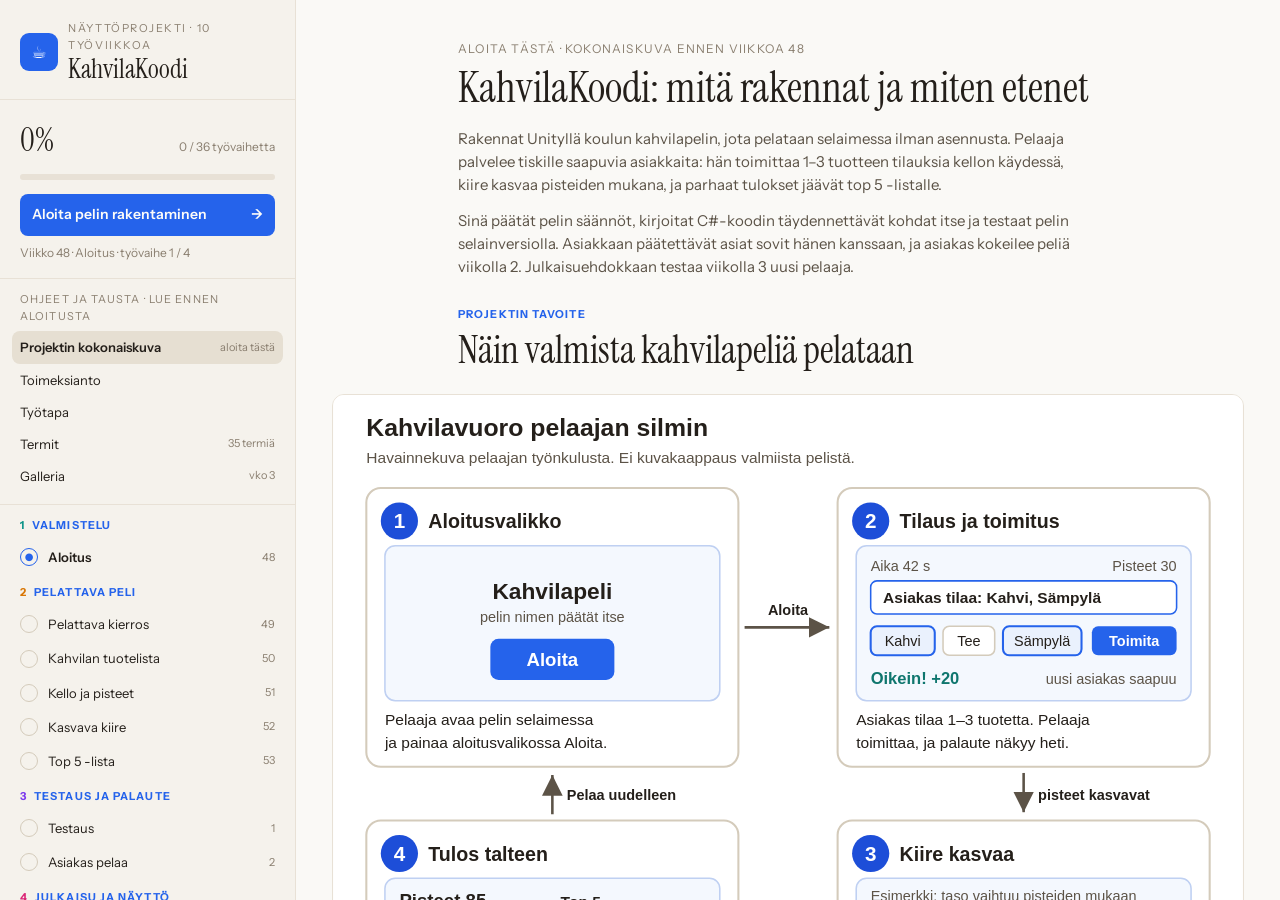
<file: index.html>
<!doctype html>
<!--
  Näyttöprojektin runko. Rakennetta ei muuteta: app.js ja tyokalut/tee_lataukset.js
  luottavat luokkanimiin, data-attribuutteihin ja näkymien/viikkokorttien muotoon.
  Rakenteen tarkka kuvaus: /root/work/layout-rakenne.md.

  Migroitu vanhasta (ennen tätä runkoa tehdystä) KahvilaKoodi-toteutuksesta.
  Sisältöä ei ole muutettu — vain rakenne on siirretty tämän kontraktin mukaiseksi.
  30.9.2026 (moottori v2.7): aloitus = Projektin kokonaiskuva, toimeksiannon ja GDD:n
  vaatimus/sovittu/oma/asiakas-merkinnät, työn tasot työvaihe / GitHub-issue / työtapa.
  data-task-tunnukset ja niiden järjestys ovat ennallaan (opiskelijoiden rastit).
-->
<html lang="fi">
<head>
  <meta charset="utf-8">
  <meta name="viewport" content="width=device-width, initial-scale=1">
  <meta name="theme-color" content="#2563eb">
  <meta name="description" content="Ohjattu näyttöprojekti: koulun kahvilapeli rakennetaan Unityllä ja C#:lla feature kerrallaan viikoilla 48–53 ja 1–4. Valmis 29.1.2027.">
  <title>KahvilaKoodi – ohjattu näyttöprojekti</title>
  <link rel="icon" href="assets/favicon.ico" sizes="any">
  <link rel="icon" type="image/png" sizes="32x32" href="assets/favicon-32.png">
  <link rel="icon" type="image/png" sizes="16x16" href="assets/favicon-16.png">
  <link rel="apple-touch-icon" href="assets/apple-touch-icon.png">
  <link rel="preconnect" href="https://fonts.googleapis.com">
  <link rel="preconnect" href="https://fonts.gstatic.com" crossorigin>
  <link rel="stylesheet" href="https://fonts.googleapis.com/css2?family=Instrument+Sans:ital,wght@0,400..700;1,400..700&family=Instrument+Serif:ital@0;1&display=swap">
  <link rel="stylesheet" href="styles.css?v2.8.8-20261110">
  <script src="sisalto.js?v2.8.8-20261116-kieli" defer></script>
  <script src="app.js?v2.8.9-20261117" defer></script>
</head>
<body>
  <a class="skip-link" href="#sisalto">Siirry sisältöön</a>

  <div class="app-shell">
    <aside class="sidebar" aria-label="Näyttöprojektin navigaatio" id="sivupalkki">
      <div class="sidebar-header">
        <span class="brand-mark" aria-hidden="true">☕</span>
        <div>
          <p class="sidebar-kicker">Näyttöprojekti · 10 työviikkoa</p>
          <p class="sidebar-title">KahvilaKoodi</p>
        </div>
        <button class="mobile-menu-toggle" type="button" data-sidebar-toggle aria-expanded="false" aria-controls="sivupalkki">☰ Valikko</button>
      </div>

      <div class="sidebar-progress">
        <div class="progress-row">
          <span class="progress-pct" data-progress-number>0%</span>
          <span class="progress-copy" data-progress-copy>0 / 0 työvaihetta</span>
        </div>
        <div class="progress-bar" aria-hidden="true"><span data-progress-bar></span></div>
        <button class="resume-button" type="button" data-continue><span>Jatka siitä, mihin jäit</span><span aria-hidden="true">→</span></button>
        <p class="resume-note" data-continue-note>Viikko 48</p>
      </div>

      <div class="sidebar-scroll">
        <nav class="nav-group" aria-label="Ohjeet ja tausta">
          <p class="nav-group-title">Ohjeet ja tausta · lue ennen aloitusta</p>
          <a class="nav-row" href="#view-kaytto" data-view-nav="kaytto">Projektin kokonaiskuva<span class="nav-meta">aloita tästä</span></a>
          <a class="nav-row" href="#view-toimeksianto" data-view-nav="toimeksianto">Toimeksianto<span class="nav-meta"></span></a>
          <a class="nav-row" href="#view-tyotapa" data-view-nav="tyotapa">Työtapa<span class="nav-meta"></span></a>
          <a class="nav-row" href="#view-termit" data-view-nav="termit">Termit<span class="nav-meta" data-glossary-count></span></a>
          <a class="nav-row" href="#view-galleria" data-view-nav="galleria">Galleria<span class="nav-meta">vko 3</span></a>
        </nav>

        <nav class="week-nav" aria-label="Viikot" data-week-links></nav>

        <nav class="nav-group nav-group-docs" aria-label="Omat dokumentit">
          <p class="nav-group-title">Omat dokumentit · kirjoitetaan työn aikana</p>
          <a class="nav-row" href="#view-suunnitelma" data-view-nav="suunnitelma">Suunnitelma (GDD)<span class="nav-meta" data-plan-status-meta>päivittyy</span></a>
          <a class="nav-row" href="#view-paivakirja" data-view-nav="paivakirja">Projektipäiväkirja<span class="nav-meta" data-journal-summary>0 / 10</span></a>
          <a class="nav-row" href="#view-ailoki" data-view-nav="ailoki">AI-loki<span class="nav-meta" data-log-count>0</span></a>
          <a class="nav-row" href="#view-naytto" data-view-nav="naytto">Näyttömatriisi<span class="nav-meta" data-evidence-count>0 / 32</span></a>
        </nav>
      </div>
    </aside>

    <main class="view-main" id="sisalto">

      <!-- ============ PROJEKTIN KOKONAISKUVA (data-view="kaytto") ============ -->
      <section class="view" data-view="kaytto" id="view-kaytto">
        <p class="view-eyebrow">Aloita tästä · kokonaiskuva ennen viikkoa 48</p>
        <h1 class="view-title">KahvilaKoodi: mitä rakennat ja miten etenet</h1>
        <p class="view-lead">Rakennat Unityllä koulun kahvilapelin, jota pelataan selaimessa ilman asennusta. Pelaaja palvelee tiskille saapuvia asiakkaita: hän toimittaa 1–3 tuotteen tilauksia kellon käydessä, kiire kasvaa pisteiden mukana, ja parhaat tulokset jäävät top 5 -listalle.</p>
        <p>Sinä päätät pelin säännöt, kirjoitat C#-koodin täydennettävät kohdat itse ja testaat pelin selainversiolla. Asiakkaan päätettävät asiat sovit hänen kanssaan, ja asiakas kokeilee peliä viikolla 2. Julkaisuehdokkaan testaa viikolla 3 uusi pelaaja.</p>
        <section data-goal></section>

        <section data-roadmap></section>

        <section class="card card-tint view-section">
          <h2>Näin käytät viikko-ohjetta</h2>
          <ol>
            <li>Lue viikon alusta viikon tavoite ja se, miten viikon asiat liittyvät kokonaisprojektiin.</li>
            <li>Tee viikon 2–4 työvaihetta järjestyksessä. Ensimmäinen keskeneräinen työvaihe on auki. Rastita osatehtävä heti, kun olet tehnyt sen. Jos jäät jumiin, avaa työvaiheen kohta <strong>Tarvitsen apua tähän työvaiheeseen</strong>. Kokeile ensin itse.</li>
            <li>Kun teet muutoksen peliin, kirjaa se GitHub-issueksi ja tee se Työtapa-sivun kuudella askeleella. Kun issue on valmis, lisää siihen kommentti ja linkki commitiin eli versionhallintaan tallennettuun muutokseen.</li>
            <li>Tarkista työvaiheen <strong>Valmis kun</strong> ja <strong>Tallenna työnäyte</strong> ennen seuraavaa työvaihetta. Tee viikon lopussa viikon lopputarkistus.</li>
            <li>Täytä projektipäiväkirjan kolme kenttää. Paina <strong>Lataa koko projektipäiväkirja</strong>, korvaa Git-repositoryn eli projektin koodivaraston tiedosto <code>project-docs/projektipaivakirja.md</code> ja tee commit ja push.</li>
          </ol>
          <p><strong>Työvaihe</strong> on tämän sivun viikko-ohjeen kohta, esimerkiksi ”Työvaihe 2 / 5”. <strong>GitHub-issue</strong> on yksi rajattu muutos peliin: tavoite, arvio ja Valmis kun -ehto. Issue on yleensä puolen tai yhden päivän työ, ja yksi työvaihe voi sisältää useita issueita. <strong>Työtapa</strong> on Työtapa-sivun kuusi askelta, joilla teet yhden issuen: valitse, suunnittele, toteuta, testaa, tallenna ja kirjaa.</p>
          <a class="button button-primary" href="#week-48" data-open-week="48">Aloita viikosta 48 →</a>
        </section>

        <details class="view-section project-reference">
          <summary>Pelin osat ja työkalut</summary>
          <figure class="project-figure">
            <img src="assets/sovelluksen-osat.svg" width="880" height="616" alt="Havainnekuva pelin rakenteesta. CafeGame-scenen Canvasilla ovat MenuPanel, GamePanel ja ResultPanel. Painikkeen painallus kutsuu C#-skriptin metodia, ja skriptit GameManager, OrderManager, DifficultyController, ProductDatabase ja SaveService päivittävät ruudut ja tekstit. ProductDatabase lukee tuotteet products.json-tiedostosta, ja SaveService tallentaa top 5 -listan PlayerPrefsillä selaimen muistiin. Julkaisussa Unity-projektista tehdään WebGL-build docs-kansioon, GitHub Pages julkaisee sen linkkinä, ja pelaaja avaa pelin selaimessa ilman asennusta." loading="lazy">
            <figcaption>Havainnekuva KahvilaKoodin osista. Se ei ole kuvakaappaus Unitysta eikä valmiista pelistä.</figcaption>
          </figure>
          <dl class="project-roles">
            <dt>Unity ja CafeGame-scene</dt><dd>Koko peli on yhdessä scenessä eli Unityn näkymätiedostossa <code>Assets/Scenes/CafeGame.unity</code>. Käytä oppilaitoksen sopimaa Unity-versiota ja Universal 2D -pohjaa koko projektin ajan. Play Mode kokeilee peliä editorissa, Build And Run selaimessa.</dd>
            <dt>Canvas, TextMeshPro ja Inspector</dt><dd>Canvas on käyttöliittymän alue, jolla ovat pelin kolme ruutua: <code>MenuPanel</code>, <code>GamePanel</code> ja <code>ResultPanel</code>. Tekstit ja painikkeet tehdään TextMeshProlla. Inspectorissa kytket painikkeet skriptien metodeihin ja raahaat objektit skriptien kenttiin.</dd>
            <dt>C#-skriptit (<code>Assets/Scripts</code>)</dt><dd><code>GameManager</code> hoitaa ruudut, ajan ja pisteet, <code>OrderManager</code> tilauksen ja toimituksen tarkistuksen, <code>ProductDatabase</code> lukee tuotteet, <code>DifficultyController</code> kertoo vaikeustason (viikko 52) ja <code>SaveService</code> tallentaa top 5 -listan (viikko 53). Toteutusavun työpohjat antavat rungon, ja täydennettävät kohdat kirjoitat itse.</dd>
            <dt>Tuotteet: <code>Assets/Data/products.json</code></dt><dd>Tuotteet ja niiden pisteet ovat JSON-tiedostossa. JSON on tekstimuoto, jossa tieto on nimi–arvo-pareina. Tuotteita voi muuttaa koskematta C#-koodiin, kuten toimeksianto vaatii.</dd>
            <dt>Tulokset: PlayerPrefs</dt><dd>Viiden parhaan tuloksen lista tallentuu PlayerPrefsillä selaimen muistiin. Tieto säilyy vain siinä selaimessa, jossa peliä pelattiin.</dd>
            <dt>Git, GitHub Desktop ja GitHub</dt><dd>Repositoryssa ovat kansiot <code>Assets</code>, <code>Packages</code>, <code>ProjectSettings</code> ja <code>project-docs</code>. GitHubissa ovat myös issuet ja niiden labelit, haara ja pull request (viikko 2), tagit RC1 ja v1.0 sekä julkaisu. GitHub Desktopin asennus, kirjautuminen, kloonaus, commit ja push kuvineen: <a href="https://mattiseise.github.io/projektikoontisivu/ohjeet/github-desktop/?projekti=kahvilakoodi#asennus" target="_blank" rel="noreferrer">GitHub Desktop -kuvaohje</a>.</dd>
            <dt>Julkaisu: WebGL ja GitHub Pages</dt><dd>WebGL on Unityn julkaisumuoto, joka toimii selaimessa ilman asennusta. Viikolla 3 teet WebGL-buildin repositoryn <code>docs</code>-kansioon, ja GitHub Pages julkaisee sen linkkinä, jonka asiakas voi avata. Älä luo <code>docs</code>-kansiota ennen sitä.</dd>
            <dt>VS Code ja grafiikkapaketit</dt><dd>VS Codella muokkaat <code>products.json</code>- ja README-tiedostoja. Väliaikainen grafiikka riittää pitkälle. Käytetyt grafiikkapaketit ja niiden lisenssit kirjataan README:hen.</dd>
            <dt>Tekoäly</dt><dd>Saa selittää, ehdottaa ja auttaa virheiden etsinnässä. Päätät pelin säännöistä, teet omat ratkaisusi, testaat pelin ja kirjoitat itsearvioinnin itse. Merkittävä käyttö kirjataan AI-lokiin.</dd>
          </dl>
        </details>

        <details class="view-section project-reference">
          <summary>Mihin kirjoitan mitäkin?</summary>
          <dl class="project-roles">
            <dt>Toimeksianto</dt><dd>Asiakkaan vaatimukset, sovittu toteutustapa ja rajaus. Tästä tarkistat, mitä peliin pitää tehdä.</dd>
            <dt>GDD eli pelin suunnitteludokumentti (<code>project-docs/gdd.md</code>)</dt><dd>Pelin konsepti, omat suunnittelupäätökset perusteluineen ja asiakkaan kanssa sovittavat asiat. GDD (Game Design Document) täytetään Suunnitelma (GDD) -näkymässä ja ladataan repositoryyn. Viikolla 48 täydennät sitä asiakkaan vastauksilla. Päivitä se, kun asiakas vastaa avoimeen asiaan.</dd>
            <dt>GitHub-issue</dt><dd>Yhden muutoksen tavoite, arvio, Valmis kun -ehto ja tärkeysluokka. Kun issue on valmis, lisää siihen kommentti ja linkki commitiin ennen sulkemista.</dd>
            <dt>Commit ja haara</dt><dd>Itse muutos peliin. Commit-viesti kertoo, mitä muutit ja miksi.</dd>
            <dt>Kuvat ja videot: <code>project-docs/evidence/week-N/</code></dt><dd>Kuvakaappaukset ja videot työnäytteinä, esimerkiksi <code>mockup.png</code> ja <code>hierarchy.png</code>. Kansion nimessä on viikon numero.</dd>
            <dt>Testaustaulukko: <code>project-docs/testaus.md</code></dt><dd>Viikosta 1 alkaen testitapaukset odotettuine ja toteutuneine tuloksineen. Sitä ennen kokeilut kirjataan päiväkirjaan.</dd>
            <dt>README.md</dt><dd>Pelin kuvaus, käyttöohje, julkaisulinkki, tunnetut puutteet sekä lähteet ja lisenssit.</dd>
            <dt>Projektipäiväkirja</dt><dd>Viikon yhteenveto, testien tulokset, asiakkaan vastaukset, muistiot ja linkit työnäytteisiin. Viikon lopussa vastaat kolmeen kysymykseen: mitä tein ja miten, miksi tein näin ja missä työnäyte on. Lataat tiedoston ja viet sen polkuun <code>project-docs/projektipaivakirja.md</code>.</dd>
            <dt>AI-loki</dt><dd>Mitä kysyit tekoälyltä ja mitä teit vastauksella: käytit, muutit tai hylkäsit. Loki tulee mukaan päiväkirjan lataukseen.</dd>
            <dt>Linkitetty näyttömatriisi (<code>project-docs/nayttomatriisi.md</code>)</dt><dd>Jokaista vaatimusta kohti rivi: vaatimuksen tunnus, työnäytteen linkki (commit, issue, tiedosto, tagi tai kuva) ja viikko. Sama työnäyte saa olla usealla rivillä. Perustat ja täytät tiedoston viikolla 4. Sivun Näyttömatriisi-näkymän rastit ovat oma muistilistasi.</dd>
          </dl>
          <p>Et täytä samoja asioita erilliseen Word-pohjaan. Sivuston rastit ja kentät tallentuvat vain tähän selaimeen: rasti ei ole palautus, ja työnäyte on aina Git-repositoryssa. Henkilöistä kirjataan repositoryyn vain rooli, esimerkiksi ohjaaja, asiakkaan edustaja tai testaaja A. Nimet ja sanatarkat lausumat lähetät tarvittaessa ohjaajalle Teamsissa.</p>
        </details>

        <details class="view-section project-reference">
          <summary>Vaatimus, ehdotus vai oma päätös?</summary>
          <p><strong>Vaatimus</strong> tulee asiakkaan toimeksiannosta, ja se toteutetaan aina: aloitusvalikko, itse peli, pistelasku ja päättymisnäkymä, 1–3 tuotteen tilaus, kasvava vaikeus, parhaiden tulosten tallennus, tuotteet erillisessä tietolähteessä, toimiva väliversio asiakkaalle ja julkaistu peli, jota asiakas voi itse kokeilla. Yhdessä ne ovat pakollinen perusversio (P0). Tärkeä jatko (P1) tehdään vasta, kun koko P0 toimii, ja valinnainen lisä (P2) saa jäädä pois.</p>
          <p><strong>Sovittu toteutustapa</strong> on toimeksiannon ja GDD:n teknologiaosion tekniikka: Unity 2D ja C#, yksi CafeGame-scene, tuotteet <code>products.json</code>-tiedostossa, tulokset PlayerPrefsillä ja julkaisu WebGL-buildina GitHub Pagesiin. Tietovarasto on sovittu toteutustapa: tuotteet luetaan <code>products.json</code>-tiedostosta JsonUtilityllä ja tulokset tallennetaan PlayerPrefsillä, koska myöhemmät viikot rakentuvat niiden varaan. Viikolla 53 perustelet PlayerPrefsin valinnan vertaamalla sitä vähintään yhteen vaihtoehtoon. Jos vertailu puoltaa selvästi muuta, poikkeamasta sovitaan ohjaajan kanssa tiistaina 12.1., ja siihen asti pidät PlayerPrefsin. <strong>Ehdotus</strong> on esimerkki tai oletusarvo, jonka voit vaihtaa perustellusti, esimerkiksi 10 pistettä oikeasta toimituksesta, vaikeustasojen rajat 0, 31 ja 61 pistettä tai nimimerkin 12 merkin enimmäispituus. Toteutusavun työpohjat ovat valmis runko: täydennät kohdat itse ja osaat selittää jokaisen rivin.</p>
          <p><strong>Oma päätös</strong> perustellaan GDD:ssä tai päiväkirjassa: pelin nimi, tyyli, grafiikka ja pisteytys (GDD), pelisäännöt (viikko 51), vaikeutustapa ja tasojen arvot (viikko 52), nimimerkin enimmäispituus (viikko 53) ja se, mitkä testaajan havainnot korjataan ennen julkaisua (viikko 3).</p>
          <p><strong>Asiakkaan kanssa sovittavat asiat</strong> ovat toimeksiannon Sovi asiakkaan kanssa -laatikossa ja GDD:n ASIAKAS-kentissä: kierroksen pituus, testiselaimet ja -laitteet, kohderyhmä, top 5 -listan tasatilanteet ja se, kuka hyväksyy rajauksen ja väliversion. <strong>Ohjaajan kanssa:</strong> Kunnes asiakkaan ulkopuolinen edustaja on nimetty, ohjaava opettaja toimii asiakkaan sijaisena ja vastaanottaa kysymyslistat ja tilannekatsaukset. Katselmoinnissa (viikko 2) asiakasta esittää nimetty edustaja. Ohjaaja hyväksyy rajauksen viikolla 48. Ohjaaja ja asiakas eivät ole tavoitettavissa 18.12.2026–11.1.2027. Älä keksi vastausta itse tai tekoälyllä: tyhjä kenttä on oikea tulos, kunnes asia on sovittu.</p>
          <a href="#view-toimeksianto" data-open-view="toimeksianto">Avaa toimeksianto →</a>
        </details>

        <details class="view-section project-reference">
          <summary>Mitä näytössä arvioidaan?</summary>
          <p>Projekti kattaa kolme tutkinnon osaa: Ohjelmointi (11 osaamisvaatimusta), Ohjelmistokehittäjänä toimiminen (14) ja Ohjelmiston toteuttaminen ohjelmistokomponenttikirjastolla (7). Näyttömatriisissa on kaikki 32 vaatimusta. Jokaisen tarkka työnäytelinkki kirjataan tiedostoon <code>project-docs/nayttomatriisi.md</code>, jonka perustat ja täytät viikolla 4.</p>
          <p>Ohjelmoinnin osaaminen näkyy C#-koodissa, jonka kirjoitat, testaat ja korjaat itse: tilauksessa, pisteissä, ajassa, vaikeudessa ja tallennuksessa sekä virheenkorjausketjuissa. Ohjelmistokehittäjänä toimiminen on työtapa: selvität asiakkaan tarpeen, pilkot ja priorisoit työn GitHub-issueiksi, katselmoit version asiakkaan kanssa, teet muutoksen haarassa ja julkaiset pelin. Komponenttikirjasto-osassa kirjasto on Unity: rakennat käyttöliittymän Canvasille, kytket osat Inspectorissa, otat ulkoiset komponentit (TextMeshPro ja grafiikkapaketit) käyttöön lisensseineen ja julkaiset WebGL-buildin.</p>
          <p>Tutkinnon osissa on tiimissä tehtäviä kokonaisuuksia. Siksi työvaiheissa ovat mukana asiakas, vertainen ja ohjaaja, vaikka teet pelin muuten yksin. Katselmoinnit ja sopimiset ovat osa arvioitavaa osaamista.</p>
          <a href="#view-naytto" data-open-view="naytto">Avaa näyttömatriisi →</a>
        </details>

        <div class="card view-section download-card">
          <div>
            <strong>Paperinen työpaketti</strong>
            <p>Aikataulu ja tarkistuslista tilanteisiin, joissa sivu ei ole auki. Siihen ei kirjoiteta samoja vastauksia uudelleen.</p>
          </div>
          <div class="download-actions">
            <a class="button button-primary" href="downloads/kahvilakoodi-tyopaketti.pdf" download>Lataa PDF</a>
            <a class="button button-secondary" href="downloads/kahvilakoodi-tyopaketti.docx" download>Lataa Word</a>
          </div>
        </div>

        <p class="footnote view-section"><strong>Muista:</strong> sivuston rastit ja kirjoituskentät ovat oma työmuistisi. Ne tallentuvat vain tähän selaimeen, eivätkä ne siirry opettajalle. Rasti ei ole palautus eikä osa näyttöaineistoa. Työvaihe on valmis vasta, kun sen Valmis kun -ehto täyttyy ja työnäyte on Git-repositoryssa.</p>

        <details class="source-role">
          <summary>Mitä paperinen työpaketti ja alkuperäinen Word-pohja tekevät?</summary>
          <p><strong>Paperinen työpaketti</strong> on aikataulu ja tarkistuslista tilanteisiin, joissa sivu ei ole auki. Siihen ei tarvitse kirjoittaa samoja vastauksia uudelleen.</p>
          <p><strong>Alkuperäinen Word-pohja</strong> on tämän pelipolun lähdeaineisto. Sen aiheet on tuotu sivuston viikkojen työvaiheisiin ja projektipäiväkirjaan. Täytä Word-pohja erikseen vain, jos opettaja antaa siitä erillisen palautusohjeen.</p>
        </details>

        <div class="download-card view-section" style="margin-top:20px">
          <div><strong>Opiskelijan oma tila selaimessa</strong><p>Rastit, päiväkirja, GDD ja AI-loki tallentuvat vain tähän selaimeen.</p></div>
          <button class="button button-ghost" type="button" data-reset>Nollaa oma eteneminen</button>
        </div>

        <details class="source-role">
          <summary>Opettajan lähdeaineisto · ei erillistä täyttämistä ilman ohjetta</summary>
          <p>Nämä ovat opettajan lähdeaineistoa. Opiskelija ei täytä niitä ilman erillistä ohjetta. Viikkojen työvaiheet, GDD ja projektipäiväkirja kattavat saman sisällön.</p>
          <p><a href="downloads/nayton-dokumentointipohjat.docx" download>Näytön dokumentointipohjat (.docx)</a> – aloituskeskustelu, vertailumuistio, katselmointiloki, testimatriisi, virheenkorjausketju, lisenssikirjaus ja AI-lokin paperiversio.</p>
        </details>
      </section>

      <!-- ============ TOIMEKSIANTO ============ -->
      <section class="view" data-view="toimeksianto" id="view-toimeksianto">
        <p class="view-eyebrow">Alkuperäinen asiakastoimeksianto · annettu 19.10.2026</p>
        <h1 class="view-title">Koulun kahvilapeli</h1>
        <div class="brief-text">
          <p>Haluan pienen PC:llä tai selaimessa toimivan pelin, jossa pelaaja työskentelee koulun kahvilassa. Asiakkaita saapuu tiskille ja he tilaavat 1–3 tuotetta. Pelaajan tehtävänä on toimittaa oikea tilaus mahdollisimman nopeasti.</p>
          <p>Pelissä pitää olla aloitusvalikko, itse peli, pistelasku ja pelin päättymisnäkymä. Vaikeustason pitää kasvaa pelin edetessä. Pelaajan parhaat tulokset pitää tallentaa.</p>
          <p>Tuotteiden tiedot eivät saa olla kovakoodattuina pelilogiikkaan, vaan niiden pitää tulla erillisestä tietolähteestä. Haluan myös nähdä pelistä toimivan version vähintään kerran ennen lopullista versiota, jotta voin pyytää muutoksia.</p>
          <p>Lopullinen peli pitää julkaista niin, että voin itse kokeilla sitä.</p>
        </div>

        <p class="view-section"><strong>Näin luet tätä sivua:</strong> <strong>vaatimus</strong> on asiakkaan toive, joka toteutetaan aina. <strong>Sovittu toteutustapa</strong> on tämän polun tekniikka, jolla vaatimukset tehdään. <strong>Oma päätös</strong> tehdään ja perustellaan GDD:ssä eli pelin suunnitteludokumentissa. <strong>Sovi asiakkaan kanssa</strong> -kohdat päättää asiakas: kirjaa vastaus tai jätä kohta avoimeksi.</p>

        <div class="card decision-box view-section">
          <p class="section-label section-label-accent">Vaatimus · toimeksiannosta, toteutetaan aina</p>
          <ul>
            <li>Peli toimii PC:llä tai selaimessa. Tässä polussa toteutus on selainpeli.</li>
            <li>Asiakkaita saapuu tiskille, ja he tilaavat 1–3 tuotetta. Pelaaja toimittaa oikean tilauksen mahdollisimman nopeasti.</li>
            <li>Pelissä on aloitusvalikko, itse peli, pistelasku ja pelin päättymisnäkymä.</li>
            <li>Vaikeustaso kasvaa pelin edetessä.</li>
            <li>Pelaajan parhaat tulokset tallennetaan.</li>
            <li>Tuotteiden tiedot tulevat erillisestä tietolähteestä, eivät pelilogiikan koodista.</li>
            <li>Asiakas näkee toimivan version vähintään kerran ennen lopullista versiota (viikko 2).</li>
            <li>Lopullinen peli julkaistaan niin, että asiakas voi itse kokeilla sitä (viikko 3).</li>
          </ul>
          <p class="note">Yhdessä nämä ovat pakollinen perusversio (P0).</p>
        </div>

        <div class="grid-2 view-section">
          <div class="card">
            <p class="section-label section-label-accent">Sovittu toteutustapa · tämän polun tekniikka</p>
            <p style="margin-top:8px"><strong>Unity 2D + C#</strong></p>
            <ul>
              <li>yksi <code>CafeGame</code>-scene eli pelin työtila</li>
              <li>Canvas eli käyttöliittymän (UI) alue: <code>MenuPanel</code>, <code>GamePanel</code> ja <code>ResultPanel</code></li>
              <li>tuotteet erillisessä JSON-tiedostossa – JSON on tekstimuoto, jossa tieto on nimi–arvo-pareina</li>
              <li>viiden parhaan tuloksen lista kuuluu P0:aan eli pakolliseen perusversioon</li>
              <li>lopuksi Unity WebGL -build GitHub Pagesiin eli GitHubin ilmaiseen sivustojulkaisuun</li>
            </ul>
            <p style="margin-top:8px">WebGL on Unityn julkaisumuoto, joka toimii selaimessa ilman asennusta, ja build on Unityn tekemä ajettava versio pelistä. WebGL-build on siis selaimessa pelattava julkaisuversio.</p>
            <p style="margin-top:8px">Toimeksianto sallii PC-pelin tai selainpelin. Tässä polussa toteutetaan selainpeli. Käytä oppilaitoksen määrittämää Unity-versiota koko projektin ajan.</p>
            <p style="margin-top:8px">Tietovarasto on sovittu toteutustapa: tuotteet luetaan <code>products.json</code>-tiedostosta JsonUtilityllä ja tulokset tallennetaan PlayerPrefsillä, koska myöhemmät viikot rakentuvat niiden varaan. Viikolla 53 perustelet PlayerPrefsin valinnan vertaamalla sitä vähintään yhteen vaihtoehtoon. Jos vertailu puoltaa selvästi muuta, poikkeamasta sovitaan ohjaajan kanssa tiistaina 12.1., ja siihen asti pidät PlayerPrefsin.</p>
          </div>
          <div class="card">
            <p class="section-label">Pidä rajaus · sovittu, ei toteuteta</p>
            <p style="margin-top:8px"><strong>Tee ensin toimiva P0-versio.</strong> P0 tarkoittaa projektin pakollista ydintä: niitä ominaisuuksia, joiden on valmistuttava ennen mitään lisäominaisuuksia.</p>
            <ul>
              <li>Ei verkkomoninpeliä.</li>
              <li>Ei käyttäjätilejä.</li>
              <li>Ei oikeita maksuja.</li>
              <li>Ei laajaa 3D-maailmaa.</li>
            </ul>
          </div>
        </div>

        <div class="card card-tint decision-box view-section">
          <p class="section-label">Sovi asiakkaan kanssa · asiakas päättää</p>
          <ul>
            <li>Millä selaimilla ja laitteilla WebGL-versio testataan?</li>
            <li>Kenelle peli tehdään ja kuinka pitkä yksi kierros on?</li>
            <li>Miten viiden parhaan tuloksen tasatilanteet järjestetään?</li>
            <li>Kuka hyväksyy rajauksen ja väliversion?</li>
          </ul>
          <p class="note"><strong>Älä keksi vastauksia itse tai tekoälyllä.</strong> Merkitse vastaamattomat kohdat avoimiksi.</p>
          <p class="note">Kunnes asiakkaan ulkopuolinen edustaja on nimetty, ohjaava opettaja toimii asiakkaan sijaisena ja vastaanottaa kysymyslistat ja tilannekatsaukset. Katselmoinnissa (viikko 2) asiakasta esittää nimetty edustaja. Ohjaaja ja asiakas eivät ole tavoitettavissa 18.12.2026–11.1.2027.</p>
        </div>

        <figure class="view-figure view-section">
          <div class="image-stage"><img src="assets/grafiikka-vaiheet.jpg" width="508" height="703" alt="Sama pelinäkymä ensin harmailla palikoilla, sitten valmiilla spriteillä: kahvikuppi, muffini ja hymyilevä asiakas tiskillä."></div>
          <figcaption><strong>Mistä hahmot ja taustat?</strong> Väliaikainen grafiikka riittää pitkälle: rakenna featuret eli pelin yksittäiset ominaisuudet ensin ja vaihda lopullinen grafiikka vasta viimeistelyviikoilla.</figcaption>
        </figure>

        <div class="card view-section">
          <p class="section-label">Grafiikan lähteet</p>
          <ul>
            <li><a href="https://kenney.nl/assets" target="_blank" rel="noreferrer">Kenney.nl</a> — hahmot, esineet ja käyttöliittymäelementit, CC0 (saa käyttää vapaasti)</li>
            <li><a href="https://opengameart.org/" target="_blank" rel="noreferrer">OpenGameArt.org</a> — 2D-hahmot ja taustat, tarkista lisenssi</li>
            <li><a href="https://itch.io/game-assets/free" target="_blank" rel="noreferrer">itch.io</a> — ilmaisia assetteja eli valmiita kuva- ja äänitiedostoja, tarkista lisenssi</li>
            <li><a href="https://www.piskelapp.com/" target="_blank" rel="noreferrer">Piskel</a> — piirrä omat spritet eli pelin kuvatiedostot selaimessa</li>
          </ul>
          <p class="note">Kirjaa käytetyt paketit ja lisenssit README:hen. Tekoälyllä tuotettu grafiikka: kirjaa AI-lokiin ja tarkista lisenssi sekä oppilaitoksen linja.</p>
        </div>
      </section>

      <!-- ============ TYÖTAPA ============ -->
      <section class="view" data-view="tyotapa" id="view-tyotapa">
        <p class="view-eyebrow">Työtapa · yksi GitHub-issue kerrallaan</p>
        <h1 class="view-title">Kuusi askelta joka kerralla</h1>
        <p class="view-lead">Työtapa kertoo, miten teet yhden GitHub-issuen eli yhden rajatun muutoksen peliin. Viikon työvaihe kertoo, mitä teet, ja nämä kuusi askelta, miten teet jokaisen muutoksen. Kun issue on valmis, palaa viikon työvaiheeseen.</p>
        <ol class="workflow-loop">
          <li><span>1</span><strong>Valitse</strong><small>yksi GitHub-issue</small></li>
          <li><span>2</span><strong>Suunnittele</strong><small>muutos ja testi</small></li>
          <li><span>3</span><strong>Toteuta</strong><small>pala kerrallaan</small></li>
          <li><span>4</span><strong>Testaa</strong><small>myös reunatapaus</small></li>
          <li><span>5</span><strong>Tallenna</strong><small>commit ja push</small></li>
          <li><span>6</span><strong>Kirjaa</strong><small>issueen ja päiväkirjaan</small></li>
        </ol>
        <p class="rule-note"><strong>Nyrkkisääntö:</strong> jos et pysty selittämään muutosta, työ ei ole vielä valmis.</p>

        <figure class="view-figure view-section">
          <div class="image-stage"><img src="assets/testauskierros.jpg" width="1500" height="1000" alt="Opiskelija etenee testauksen kierroksessa suunnittelusta testiin, bugin löytämiseen, korjaukseen ja onnistuneeseen uusintatestiin."></div>
          <figcaption>Testi on valmis vasta onnistuneen uusintatestin jälkeen.</figcaption>
        </figure>

        <div class="view-section">
          <h2>Testaa kuin kehittäjä</h2>
          <p class="view-lead" style="margin-top:8px">Testaus ei ole pelkkää pelaamista. Kirjaa odotettu tulos, havaittu tulos, virheen syy, korjaus ja uusintatesti. Numeroi testitapaukset juoksevasti: T01 on ensimmäinen testitapaus, T02 toinen.</p>
          <div class="card risk-box view-section">
            <ul>
              <li>Vähintään 9 suunniteltua testitapausta</li>
              <li>2 täydellistä virheenkorjausketjua aidoista havainnoista tai opettajan merkityistä vikatehtävistä</li>
              <li>Valikot, tilaus, pisteet, aika, vaikeus ja tallennus</li>
              <li>Puuttuva tai virheellinen JSON ja tyhjä tallennus</li>
              <li>Julkaistu versio toisella laitteella tai selaimella</li>
            </ul>
          </div>
        </div>

        <div class="view-section">
          <h2>Pidä punainen lanka näkyvissä</h2>
          <p class="view-lead" style="margin-top:8px">Vaatimus → GitHub-issue → toteutus → testi → työnäyte.</p>
          <div class="lanka-row">
            <div><p class="section-label">Vaatimus</p><p>Parhaat tulokset tallennetaan</p></div>
            <div><p class="section-label">GitHub-issue</p><p>Tallenna viisi parasta tulosta</p></div>
            <div><p class="section-label">Valmis kun</p><p>Top 5 säilyy uudelleenkäynnistyksessä</p></div>
            <div><p class="section-label">Testi ja työnäyte</p><p>Testitapaus T09 + commit-linkki</p></div>
          </div>
        </div>
      </section>

      <!-- ============ TERMIT / SANASTO ============ -->
      <section class="view" data-view="termit" id="view-termit">
        <p class="view-eyebrow">Sanasto · kertausta varten</p>
        <h1 class="view-title">Tämän projektin termit</h1>
        <p class="view-lead">Jokainen termi selitetään myös siinä kohdassa, jossa se tulee ensimmäisen kerran vastaan. Tänne voit palata, kun tunnus tai lyhenne unohtuu. Sanastossa ovat vain ne termit, joita tässä projektissa oikeasti käytetään.</p>
        <dl class="glossary view-section" data-termisto></dl>
      </section>

      <!-- ============ GALLERIA ============ -->
      <section class="view" data-view="galleria" id="view-galleria">
        <p class="view-eyebrow">Julkaistut työt</p>
        <h1 class="view-title">Galleria</h1>
        <p class="view-lead">Valmiit v1.0-julkaisut nostetaan tänne viikolla 3: pelin nimi, kuvakaappaus, lisenssi ja julkaisulinkki.</p>
        <div class="gallery-grid" data-gallery>
          <!-- Opettaja lisää kortin per julkaistu peli:
          <a class="gallery-card" href="https://github.com/kayttaja/repo/releases/tag/v1.0">
            <img src="assets/galleria/NIMI.png" width="640" height="360" alt="Kuvakaappaus" loading="lazy">
            <strong>Nimi</strong><span>Tekijän etunimi · v1.0</span>
          </a>
          -->
        </div>
        <p class="gallery-empty" data-gallery-empty>Ensimmäiset pelit julkaistaan viikolla 3.</p>
      </section>

      <!-- ============ VIIKKONÄKYMÄ ============ -->
      <section class="view" data-view="viikko" id="view-viikko">

        <article class="week-card" id="week-48" data-week="48">
          <p class="view-eyebrow" data-week-label="23.–27.11.">Vaihe 1 · Valmistelu · Vko 48 · 23.–27.11.</p>
          <h1 class="view-title">Aloitus: Unity-projekti ja asiakkaan kysymykset</h1>

          <div class="week-kicker" data-week-kicker hidden><span class="section-label" data-week-kicker-label>Viikon jälkeen</span><p data-week-kicker-text></p></div>
          <blockquote class="week-quote" data-week-quote hidden><p class="quote-text" data-quote-text></p><p class="quote-source">Toimeksiannosta – tätä asiakkaan toivetta tämä viikko toteuttaa</p></blockquote>
          <p class="week-connection" data-week-connection hidden></p>
          <div class="week-why-grid grid-2" data-week-why hidden><div class="card"><p class="section-label" data-why-deliverable-label>Tällä viikolla valmistuu</p><p data-why-deliverable-text></p></div><div class="card"><p class="section-label">Miksi tämä tehdään</p><p data-why-why-text></p></div></div>
          <div class="week-skills" data-week-skills hidden><p class="skill-tags-label" data-skills-label>Viikon tekniikka</p><ul class="skill-tags" data-skills-list></ul></div>

          <aside class="card card-tint view-section"><h2>Ensimmäinen onnistuminen Unityssä</h2><p>Repo on jo valmis? Tee ohjaajan kanssa ensin oma nimi peliruudulle ja pieni Kahvi-painikekokeilu. Jatka viikko-ohjeeseen tämän näkyvän onnistumisen jälkeen.</p><a class="button button-primary" href="tuki/ensimmainen-onnistuminen.html">Aloita pienestä kokeilusta →</a></aside>
          <aside class="card card-tint view-section" aria-label="Kuvallinen tukimateriaali">
            <h2>Tee kuvallisen ohjeen avulla</h2>
            <p>Avaa viikon 48 tukiohje. Siinä tekeminen on jaettu pieniin askeliin: mitä valitset, mitä teet ja mitä ruudulla pitäisi näkyä. Rastita valmistuneet työvaiheet tällä pääsivulla.</p>
            <a class="button button-primary" href="tuki/viikko-48.html">Avaa kuvallinen tukiohje →</a>
          </aside>

          <section class="view-section">
            <div class="section-heading-row"><h2>Viikon työvaiheet</h2><span class="week-status" data-week-status>0 / 4</span></div>
            <div class="task-list">
              <label class="task-row"><input type="checkbox" data-task="48-1"><span class="task-box" aria-hidden="true"></span><span class="task-text">Luo Unity-projekti ja kokeile, aukeaako se selaimessa.</span></label>
              <label class="task-row"><input type="checkbox" data-task="48-2"><span class="task-box" aria-hidden="true"></span><span class="task-text">Siirrä Unity-projekti repositoryyn ja vie se GitHubiin.</span></label>
              <label class="task-row"><input type="checkbox" data-task="48-3"><span class="task-box" aria-hidden="true"></span><span class="task-text">Selvitä pelin avoimet asiat asiakkaan kanssa ja päivitä GDD.</span></label>
              <label class="task-row"><input type="checkbox" data-task="48-4"><span class="task-box" aria-hidden="true"></span><span class="task-text">Pilko ensimmäinen feature GitHub-issueiksi ja merkitse niiden tärkeys.</span></label>
            </div>
          </section>

          <section class="view-section lesson-instructions">
            <div class="section-heading-row"><h2>Näin etenet</h2><span class="lesson-label" data-lesson-label>ohjattu työ · tee järjestyksessä</span></div>
            <nav class="resource-actions" data-week-resources hidden aria-label="Tämän viikon pohjat ja työkalut"></nav>
            <ol data-lesson-list><li><span class="step-n">1</span><span><strong>Askel.</strong> Ohje.</span></li></ol>
          </section>

          <details class="impl-help" data-week-help hidden><summary><span data-help-title>Tarvitsen toteutusapua</span><small>avaa vain, jos jäät jumiin – kokeile ensin itse</small></summary><div class="impl-help-content" data-help-content></div></details>
          <div class="day-rhythm" data-week-days hidden><p class="section-label">Viikon päivärytmi</p><div class="day-grid" data-day-grid></div></div>

          <div class="outcome-grid">
            <div class="card"><p class="section-label">Valmis kun</p><p class="checkpoint">Ennen kuin jatkat: tarkista viikon valmis kun -ehto.</p></div>
            <div class="card"><p class="section-label section-label-accent">Näytä</p><p class="evidence"><strong>Työnäyte Git-repositoryyn ennen rastia:</strong> Unity-projekti GitHubissa, selainkuva web-test.png, kysymykset ja asiakkaan vastaukset päiväkirjassa, päivitetty gdd.md ja GitHubin Issues-lista.</p></div>
          </div>

          <section class="week-journal" data-week-journal="48">
            <div class="journal-heading"><h2>Viikon projektipäiväkirja</h2><div class="journal-actions-top"><button class="button button-secondary button-pill" type="button" data-open-view="ailoki">+ Kirjaa AI-apu</button><button class="button button-secondary button-pill" type="button" data-open-view="paivakirja">Koko päiväkirja →</button></div></div>
            <p class="journal-lead">Tämä on päiväkirjan ainoa kirjoituspaikka: kolme kysymystä viikon lopussa. Kentät tallentuvat vain tähän selaimeen.</p>
            <p class="journal-record" data-journal-record></p>
            <div class="journal-fields">
              <label><span>Mitä tein ja miten?</span><textarea rows="3" data-journal-field="work" placeholder="Kirjoita omin sanoin…"></textarea></label>
              <label><span>Miksi tein näin?</span><textarea rows="2" data-journal-field="reason" placeholder="Perustelut ja vaihtoehdot, joita harkitsit"></textarea></label>
              <label><span>Missä työnäyte on?</span><input type="text" data-journal-field="evidence" placeholder="Commit-linkki, kuvakaappaus tai tiedoston polku"></label>
            </div>
            <span data-journal-status>Ei vielä kirjattu</span>
          </section>
          <nav class="week-pager" data-week-pager aria-label="Viikkojen välillä siirtyminen"></nav>
        </article>

        <article class="week-card" id="week-49" data-week="49">
          <p class="view-eyebrow" data-week-label="30.11.–4.12.">Vaihe 2 · Pelattava peli · Vko 49 · 30.11.–4.12.</p>
          <h1 class="view-title">Feature 1 · Pelattava kierros</h1>

          <div class="week-kicker" data-week-kicker hidden><span class="section-label" data-week-kicker-label>Viikon jälkeen</span><p data-week-kicker-text></p></div>
          <blockquote class="week-quote" data-week-quote hidden><p class="quote-text" data-quote-text></p><p class="quote-source">Toimeksiannosta – tätä asiakkaan toivetta tämä viikko toteuttaa</p></blockquote>
          <p class="week-connection" data-week-connection hidden></p>
          <div class="week-why-grid grid-2" data-week-why hidden><div class="card"><p class="section-label" data-why-deliverable-label>Tällä viikolla valmistuu</p><p data-why-deliverable-text></p></div><div class="card"><p class="section-label">Miksi tämä tehdään</p><p data-why-why-text></p></div></div>
          <div class="week-skills" data-week-skills hidden><p class="skill-tags-label" data-skills-label>Viikon tekniikka</p><ul class="skill-tags" data-skills-list></ul></div>

          <aside class="card card-tint view-section" aria-label="Kuvallinen tukimateriaali">
            <h2>Tee kuvallisen ohjeen avulla</h2>
            <p>Avaa viikon 49 tukiohje. Siinä tekeminen on jaettu pieniin askeliin: mitä valitset, mitä teet ja mitä ruudulla pitäisi näkyä. Rastita valmistuneet työvaiheet tällä pääsivulla.</p>
            <a class="button button-primary" href="tuki/viikko-49.html">Avaa kuvallinen tukiohje →</a>
          </aside>

          <section class="view-section">
            <div class="section-heading-row"><h2>Viikon työvaiheet</h2><span class="week-status" data-week-status>0 / 4</span></div>
            <div class="task-list">
              <label class="task-row"><input type="checkbox" data-task="49-1"><span class="task-box" aria-hidden="true"></span><span class="task-text">Piirrä luonnos pelin kolmesta ruudusta.</span></label>
              <label class="task-row"><input type="checkbox" data-task="49-2"><span class="task-box" aria-hidden="true"></span><span class="task-text">Rakenna Unityyn valikko-, peli- ja tulosruutu.</span></label>
              <label class="task-row"><input type="checkbox" data-task="49-3"><span class="task-box" aria-hidden="true"></span><span class="task-text">Tee GameManager-skripti, joka vaihtaa ruutua.</span></label>
              <label class="task-row"><input type="checkbox" data-task="49-4"><span class="task-box" aria-hidden="true"></span><span class="task-text">Tee ensimmäinen tilaus ja kokeile peliä selaimessa.</span></label>
            </div>
          </section>

          <section class="view-section lesson-instructions">
            <div class="section-heading-row"><h2>Näin etenet</h2><span class="lesson-label" data-lesson-label>ohjattu työ · tee järjestyksessä</span></div>
            <nav class="resource-actions" data-week-resources hidden aria-label="Tämän viikon pohjat ja työkalut"></nav>
            <ol data-lesson-list><li><span class="step-n">1</span><span><strong>Askel.</strong> Ohje.</span></li></ol>
          </section>

          <details class="impl-help" data-week-help hidden><summary><span data-help-title>Tarvitsen toteutusapua</span><small>avaa vain, jos jäät jumiin – kokeile ensin itse</small></summary><div class="impl-help-content" data-help-content></div></details>
          <div class="day-rhythm" data-week-days hidden><p class="section-label">Viikon päivärytmi</p><div class="day-grid" data-day-grid></div></div>

          <div class="outcome-grid">
            <div class="card"><p class="section-label">Valmis kun</p><p class="checkpoint">Ennen kuin jatkat: tarkista viikon valmis kun -ehto.</p></div>
            <div class="card"><p class="section-label section-label-accent">Näytä</p><p class="evidence"><strong>Työnäyte Git-repositoryyn ennen rastia:</strong> Luonnos mockup.png, kuva Hierarchy-ikkunasta, kaksi selainkokeilua päiväkirjassa ja commit-linkit.</p></div>
          </div>

          <section class="week-journal" data-week-journal="49">
            <div class="journal-heading"><h2>Viikon projektipäiväkirja</h2><div class="journal-actions-top"><button class="button button-secondary button-pill" type="button" data-open-view="ailoki">+ Kirjaa AI-apu</button><button class="button button-secondary button-pill" type="button" data-open-view="paivakirja">Koko päiväkirja →</button></div></div>
            <p class="journal-lead">Tämä on päiväkirjan ainoa kirjoituspaikka: kolme kysymystä viikon lopussa. Kentät tallentuvat vain tähän selaimeen.</p>
            <p class="journal-record" data-journal-record></p>
            <div class="journal-fields">
              <label><span>Mitä tein ja miten?</span><textarea rows="3" data-journal-field="work" placeholder="Kirjoita omin sanoin…"></textarea></label>
              <label><span>Miksi tein näin?</span><textarea rows="2" data-journal-field="reason" placeholder="Perustelut ja vaihtoehdot, joita harkitsit"></textarea></label>
              <label><span>Missä työnäyte on?</span><input type="text" data-journal-field="evidence" placeholder="Commit-linkki, kuvakaappaus tai tiedoston polku"></label>
            </div>
            <span data-journal-status>Ei vielä kirjattu</span>
          </section>
          <nav class="week-pager" data-week-pager aria-label="Viikkojen välillä siirtyminen"></nav>
        </article>

        <article class="week-card" id="week-50" data-week="50">
          <p class="view-eyebrow" data-week-label="7.–11.12.">Vaihe 2 · Pelattava peli · Vko 50 · 7.–11.12.</p>
          <h1 class="view-title">Feature 2 · Kahvilan tuotelista</h1>

          <div class="week-kicker" data-week-kicker hidden><span class="section-label" data-week-kicker-label>Viikon jälkeen</span><p data-week-kicker-text></p></div>
          <blockquote class="week-quote" data-week-quote hidden><p class="quote-text" data-quote-text></p><p class="quote-source">Toimeksiannosta – tätä asiakkaan toivetta tämä viikko toteuttaa</p></blockquote>
          <p class="week-connection" data-week-connection hidden></p>
          <div class="week-why-grid grid-2" data-week-why hidden><div class="card"><p class="section-label" data-why-deliverable-label>Tällä viikolla valmistuu</p><p data-why-deliverable-text></p></div><div class="card"><p class="section-label">Miksi tämä tehdään</p><p data-why-why-text></p></div></div>
          <div class="week-skills" data-week-skills hidden><p class="skill-tags-label" data-skills-label>Viikon tekniikka</p><ul class="skill-tags" data-skills-list></ul></div>

          <section class="view-section">
            <div class="section-heading-row"><h2>Viikon työvaiheet</h2><span class="week-status" data-week-status>0 / 4</span></div>
            <div class="task-list">
              <label class="task-row"><input type="checkbox" data-task="50-1"><span class="task-box" aria-hidden="true"></span><span class="task-text">Kirjoita kahvilan tuotteet products.json-tiedostoon.</span></label>
              <label class="task-row"><input type="checkbox" data-task="50-2"><span class="task-box" aria-hidden="true"></span><span class="task-text">Lue tuotteet tiedostosta ProductDatabase-skriptillä.</span></label>
              <label class="task-row"><input type="checkbox" data-task="50-3"><span class="task-box" aria-hidden="true"></span><span class="task-text">Arvo asiakkaalle 1–3 tuotteen tilaus OrderManager-skriptillä.</span></label>
              <label class="task-row"><input type="checkbox" data-task="50-4"><span class="task-box" aria-hidden="true"></span><span class="task-text">Tee tuotepainikkeet ja tarkista, menikö toimitus oikein.</span></label>
            </div>
          </section>

          <section class="view-section lesson-instructions">
            <div class="section-heading-row"><h2>Näin etenet</h2><span class="lesson-label" data-lesson-label>ohjattu työ · tee järjestyksessä</span></div>
            <nav class="resource-actions" data-week-resources hidden aria-label="Tämän viikon pohjat ja työkalut"></nav>
            <ol data-lesson-list><li><span class="step-n">1</span><span><strong>Askel.</strong> Ohje.</span></li></ol>
          </section>

          <details class="impl-help" data-week-help hidden><summary><span data-help-title>Tarvitsen toteutusapua</span><small>avaa vain, jos jäät jumiin – kokeile ensin itse</small></summary><div class="impl-help-content" data-help-content></div></details>
          <div class="day-rhythm" data-week-days hidden><p class="section-label">Viikon päivärytmi</p><div class="day-grid" data-day-grid></div></div>

          <div class="outcome-grid">
            <div class="card"><p class="section-label">Valmis kun</p><p class="checkpoint">Ennen kuin jatkat: tarkista viikon valmis kun -ehto.</p></div>
            <div class="card"><p class="section-label section-label-accent">Näytä</p><p class="evidence"><strong>Työnäyte Git-repositoryyn ennen rastia:</strong> products.json, ProductDatabase- ja OrderManager-skriptit commiteina sekä tiedon kulku päiväkirjassa.</p></div>
          </div>

          <section class="week-journal" data-week-journal="50">
            <div class="journal-heading"><h2>Viikon projektipäiväkirja</h2><div class="journal-actions-top"><button class="button button-secondary button-pill" type="button" data-open-view="ailoki">+ Kirjaa AI-apu</button><button class="button button-secondary button-pill" type="button" data-open-view="paivakirja">Koko päiväkirja →</button></div></div>
            <p class="journal-lead">Tämä on päiväkirjan ainoa kirjoituspaikka: kolme kysymystä viikon lopussa. Kentät tallentuvat vain tähän selaimeen.</p>
            <p class="journal-record" data-journal-record></p>
            <div class="journal-fields">
              <label><span>Mitä tein ja miten?</span><textarea rows="3" data-journal-field="work" placeholder="Kirjoita omin sanoin…"></textarea></label>
              <label><span>Miksi tein näin?</span><textarea rows="2" data-journal-field="reason" placeholder="Perustelut ja vaihtoehdot, joita harkitsit"></textarea></label>
              <label><span>Missä työnäyte on?</span><input type="text" data-journal-field="evidence" placeholder="Commit-linkki, kuvakaappaus tai tiedoston polku"></label>
            </div>
            <span data-journal-status>Ei vielä kirjattu</span>
          </section>
          <nav class="week-pager" data-week-pager aria-label="Viikkojen välillä siirtyminen"></nav>
        </article>

        <article class="week-card" id="week-51" data-week="51">
          <p class="view-eyebrow" data-week-label="14.–18.12.">Vaihe 2 · Pelattava peli · Vko 51 · 14.–18.12.</p>
          <h1 class="view-title">Feature 3 · Kello ja pisteet</h1>

          <div class="week-kicker" data-week-kicker hidden><span class="section-label" data-week-kicker-label>Viikon jälkeen</span><p data-week-kicker-text></p></div>
          <blockquote class="week-quote" data-week-quote hidden><p class="quote-text" data-quote-text></p><p class="quote-source">Toimeksiannosta – tätä asiakkaan toivetta tämä viikko toteuttaa</p></blockquote>
          <p class="week-connection" data-week-connection hidden></p>
          <div class="week-why-grid grid-2" data-week-why hidden><div class="card"><p class="section-label" data-why-deliverable-label>Tällä viikolla valmistuu</p><p data-why-deliverable-text></p></div><div class="card"><p class="section-label">Miksi tämä tehdään</p><p data-why-why-text></p></div></div>
          <div class="week-skills" data-week-skills hidden><p class="skill-tags-label" data-skills-label>Viikon tekniikka</p><ul class="skill-tags" data-skills-list></ul></div>

          <section class="view-section">
            <div class="section-heading-row"><h2>Viikon työvaiheet</h2><span class="week-status" data-week-status>0 / 3</span></div>
            <div class="task-list">
              <label class="task-row"><input type="checkbox" data-task="51-1"><span class="task-box" aria-hidden="true"></span><span class="task-text">Sovi ohjaajan kanssa lomaviikkojen työpäivät.</span></label>
              <label class="task-row"><input type="checkbox" data-task="51-2"><span class="task-box" aria-hidden="true"></span><span class="task-text">Lisää peliin ajastin, joka päättää kierroksen.</span></label>
              <label class="task-row"><input type="checkbox" data-task="51-3"><span class="task-box" aria-hidden="true"></span><span class="task-text">Näytä pelaajalle heti, menikö toimitus oikein.</span></label>
            </div>
          </section>

          <section class="view-section lesson-instructions">
            <div class="section-heading-row"><h2>Näin etenet</h2><span class="lesson-label" data-lesson-label>ohjattu työ · tee järjestyksessä</span></div>
            <nav class="resource-actions" data-week-resources hidden aria-label="Tämän viikon pohjat ja työkalut"></nav>
            <ol data-lesson-list><li><span class="step-n">1</span><span><strong>Askel.</strong> Ohje.</span></li></ol>
          </section>

          <details class="impl-help" data-week-help hidden><summary><span data-help-title>Tarvitsen toteutusapua</span><small>avaa vain, jos jäät jumiin – kokeile ensin itse</small></summary><div class="impl-help-content" data-help-content></div></details>
          <div class="day-rhythm" data-week-days hidden><p class="section-label">Viikon päivärytmi</p><div class="day-grid" data-day-grid></div></div>

          <div class="outcome-grid">
            <div class="card"><p class="section-label">Valmis kun</p><p class="checkpoint">Ennen kuin jatkat: tarkista viikon valmis kun -ehto.</p></div>
            <div class="card"><p class="section-label section-label-accent">Näytä</p><p class="evidence"><strong>Työnäyte Git-repositoryyn ennen rastia:</strong> Lomaviikkojen suunnitelma ja säännöt päiväkirjassa, kuvat oikean ja väärän toimituksen palautteesta ja commit-linkit.</p></div>
          </div>

          <section class="week-journal" data-week-journal="51">
            <div class="journal-heading"><h2>Viikon projektipäiväkirja</h2><div class="journal-actions-top"><button class="button button-secondary button-pill" type="button" data-open-view="ailoki">+ Kirjaa AI-apu</button><button class="button button-secondary button-pill" type="button" data-open-view="paivakirja">Koko päiväkirja →</button></div></div>
            <p class="journal-lead">Tämä on päiväkirjan ainoa kirjoituspaikka: kolme kysymystä viikon lopussa. Kentät tallentuvat vain tähän selaimeen.</p>
            <p class="journal-record" data-journal-record></p>
            <div class="journal-fields">
              <label><span>Mitä tein ja miten?</span><textarea rows="3" data-journal-field="work" placeholder="Kirjoita omin sanoin…"></textarea></label>
              <label><span>Miksi tein näin?</span><textarea rows="2" data-journal-field="reason" placeholder="Perustelut ja vaihtoehdot, joita harkitsit"></textarea></label>
              <label><span>Missä työnäyte on?</span><input type="text" data-journal-field="evidence" placeholder="Commit-linkki, kuvakaappaus tai tiedoston polku"></label>
            </div>
            <span data-journal-status>Ei vielä kirjattu</span>
          </section>
          <nav class="week-pager" data-week-pager aria-label="Viikkojen välillä siirtyminen"></nav>
        </article>

        <article class="week-card" id="week-52" data-week="52">
          <p class="view-eyebrow" data-week-label="21.–23.12.">Vaihe 2 · Pelattava peli · Vko 52 · 21.–23.12.</p>
          <h1 class="view-title">Feature 4 · Kasvava kiire</h1>

          <div class="week-kicker" data-week-kicker hidden><span class="section-label" data-week-kicker-label>Viikon jälkeen</span><p data-week-kicker-text></p></div>
          <blockquote class="week-quote" data-week-quote hidden><p class="quote-text" data-quote-text></p><p class="quote-source">Toimeksiannosta – tätä asiakkaan toivetta tämä viikko toteuttaa</p></blockquote>
          <p class="week-connection" data-week-connection hidden></p>
          <div class="week-why-grid grid-2" data-week-why hidden><div class="card"><p class="section-label" data-why-deliverable-label>Tällä viikolla valmistuu</p><p data-why-deliverable-text></p></div><div class="card"><p class="section-label">Miksi tämä tehdään</p><p data-why-why-text></p></div></div>
          <div class="week-skills" data-week-skills hidden><p class="skill-tags-label" data-skills-label>Viikon tekniikka</p><ul class="skill-tags" data-skills-list></ul></div>

          <section class="view-section">
            <div class="section-heading-row"><h2>Viikon työvaiheet</h2><span class="week-status" data-week-status>0 / 2</span></div>
            <div class="task-list">
              <label class="task-row"><input type="checkbox" data-task="52-1"><span class="task-box" aria-hidden="true"></span><span class="task-text">Valitse, miten peli vaikeutuu, ja perustele valinta.</span></label>
              <label class="task-row"><input type="checkbox" data-task="52-2"><span class="task-box" aria-hidden="true"></span><span class="task-text">Tee kolme vaikeustasoa, joita voi säätää Inspectorissa.</span></label>
            </div>
          </section>

          <section class="view-section lesson-instructions">
            <div class="section-heading-row"><h2>Näin etenet</h2><span class="lesson-label" data-lesson-label>ohjattu työ · tee järjestyksessä</span></div>
            <nav class="resource-actions" data-week-resources hidden aria-label="Tämän viikon pohjat ja työkalut"></nav>
            <ol data-lesson-list><li><span class="step-n">1</span><span><strong>Askel.</strong> Ohje.</span></li></ol>
          </section>

          <details class="impl-help" data-week-help hidden><summary><span data-help-title>Tarvitsen toteutusapua</span><small>avaa vain, jos jäät jumiin – kokeile ensin itse</small></summary><div class="impl-help-content" data-help-content></div></details>
          <div class="day-rhythm" data-week-days hidden><p class="section-label">Viikon päivärytmi</p><div class="day-grid" data-day-grid></div></div>

          <div class="outcome-grid">
            <div class="card"><p class="section-label">Valmis kun</p><p class="checkpoint">Ennen kuin jatkat: tarkista viikon valmis kun -ehto.</p></div>
            <div class="card"><p class="section-label section-label-accent">Näytä</p><p class="evidence"><strong>Työnäyte Git-repositoryyn ennen rastia:</strong> Valinta perusteluineen päiväkirjassa, tasojen arvot ja commit-linkki.</p></div>
          </div>

          <section class="week-journal" data-week-journal="52">
            <div class="journal-heading"><h2>Viikon projektipäiväkirja</h2><div class="journal-actions-top"><button class="button button-secondary button-pill" type="button" data-open-view="ailoki">+ Kirjaa AI-apu</button><button class="button button-secondary button-pill" type="button" data-open-view="paivakirja">Koko päiväkirja →</button></div></div>
            <p class="journal-lead">Tämä on päiväkirjan ainoa kirjoituspaikka: kolme kysymystä viikon lopussa. Kentät tallentuvat vain tähän selaimeen.</p>
            <p class="journal-record" data-journal-record></p>
            <div class="journal-fields">
              <label><span>Mitä tein ja miten?</span><textarea rows="3" data-journal-field="work" placeholder="Kirjoita omin sanoin…"></textarea></label>
              <label><span>Miksi tein näin?</span><textarea rows="2" data-journal-field="reason" placeholder="Perustelut ja vaihtoehdot, joita harkitsit"></textarea></label>
              <label><span>Missä työnäyte on?</span><input type="text" data-journal-field="evidence" placeholder="Commit-linkki, kuvakaappaus tai tiedoston polku"></label>
            </div>
            <span data-journal-status>Ei vielä kirjattu</span>
          </section>
          <nav class="week-pager" data-week-pager aria-label="Viikkojen välillä siirtyminen"></nav>
        </article>

        <article class="week-card" id="week-53" data-week="53">
          <p class="view-eyebrow" data-week-label="28.–31.12.">Vaihe 2 · Pelattava peli · Vko 53 · 28.–31.12.</p>
          <h1 class="view-title">Feature 5 · Top 5 -lista</h1>

          <div class="week-kicker" data-week-kicker hidden><span class="section-label" data-week-kicker-label>Viikon jälkeen</span><p data-week-kicker-text></p></div>
          <blockquote class="week-quote" data-week-quote hidden><p class="quote-text" data-quote-text></p><p class="quote-source">Toimeksiannosta – tätä asiakkaan toivetta tämä viikko toteuttaa</p></blockquote>
          <p class="week-connection" data-week-connection hidden></p>
          <div class="week-why-grid grid-2" data-week-why hidden><div class="card"><p class="section-label" data-why-deliverable-label>Tällä viikolla valmistuu</p><p data-why-deliverable-text></p></div><div class="card"><p class="section-label">Miksi tämä tehdään</p><p data-why-why-text></p></div></div>
          <div class="week-skills" data-week-skills hidden><p class="skill-tags-label" data-skills-label>Viikon tekniikka</p><ul class="skill-tags" data-skills-list></ul></div>

          <section class="view-section">
            <div class="section-heading-row"><h2>Viikon työvaiheet</h2><span class="week-status" data-week-status>0 / 4</span></div>
            <div class="task-list">
              <label class="task-row"><input type="checkbox" data-task="53-1"><span class="task-box" aria-hidden="true"></span><span class="task-text">Tee SaveService-skripti, joka tallentaa viisi parasta tulosta.</span></label>
              <label class="task-row"><input type="checkbox" data-task="53-2"><span class="task-box" aria-hidden="true"></span><span class="task-text">Lisää tulosruutuun nimimerkki ja viiden parhaan lista.</span></label>
              <label class="task-row"><input type="checkbox" data-task="53-3"><span class="task-box" aria-hidden="true"></span><span class="task-text">Tarkista nimimerkki ennen tallennusta.</span></label>
              <label class="task-row"><input type="checkbox" data-task="53-4"><span class="task-box" aria-hidden="true"></span><span class="task-text">Kokeile tallennusta selaimessa ja perustele ratkaisu.</span></label>
            </div>
          </section>

          <section class="view-section lesson-instructions">
            <div class="section-heading-row"><h2>Näin etenet</h2><span class="lesson-label" data-lesson-label>ohjattu työ · tee järjestyksessä</span></div>
            <nav class="resource-actions" data-week-resources hidden aria-label="Tämän viikon pohjat ja työkalut"></nav>
            <ol data-lesson-list><li><span class="step-n">1</span><span><strong>Askel.</strong> Ohje.</span></li></ol>
          </section>

          <details class="impl-help" data-week-help hidden><summary><span data-help-title>Tarvitsen toteutusapua</span><small>avaa vain, jos jäät jumiin – kokeile ensin itse</small></summary><div class="impl-help-content" data-help-content></div></details>
          <div class="day-rhythm" data-week-days hidden><p class="section-label">Viikon päivärytmi</p><div class="day-grid" data-day-grid></div></div>

          <div class="outcome-grid">
            <div class="card"><p class="section-label">Valmis kun</p><p class="checkpoint">Ennen kuin jatkat: tarkista viikon valmis kun -ehto.</p></div>
            <div class="card"><p class="section-label section-label-accent">Näytä</p><p class="evidence"><strong>Työnäyte Git-repositoryyn ennen rastia:</strong> Kuva tulosruudun listasta, tallennusratkaisun perustelu ja tietoturvakirjaus päiväkirjassa sekä commit-linkit.</p></div>
          </div>

          <section class="week-journal" data-week-journal="53">
            <div class="journal-heading"><h2>Viikon projektipäiväkirja</h2><div class="journal-actions-top"><button class="button button-secondary button-pill" type="button" data-open-view="ailoki">+ Kirjaa AI-apu</button><button class="button button-secondary button-pill" type="button" data-open-view="paivakirja">Koko päiväkirja →</button></div></div>
            <p class="journal-lead">Tämä on päiväkirjan ainoa kirjoituspaikka: kolme kysymystä viikon lopussa. Kentät tallentuvat vain tähän selaimeen.</p>
            <p class="journal-record" data-journal-record></p>
            <div class="journal-fields">
              <label><span>Mitä tein ja miten?</span><textarea rows="3" data-journal-field="work" placeholder="Kirjoita omin sanoin…"></textarea></label>
              <label><span>Miksi tein näin?</span><textarea rows="2" data-journal-field="reason" placeholder="Perustelut ja vaihtoehdot, joita harkitsit"></textarea></label>
              <label><span>Missä työnäyte on?</span><input type="text" data-journal-field="evidence" placeholder="Commit-linkki, kuvakaappaus tai tiedoston polku"></label>
            </div>
            <span data-journal-status>Ei vielä kirjattu</span>
          </section>
          <nav class="week-pager" data-week-pager aria-label="Viikkojen välillä siirtyminen"></nav>
        </article>

        <article class="week-card" id="week-1" data-week="1">
          <p class="view-eyebrow" data-week-label="4.–8.1.">Vaihe 3 · Testaus ja palaute · Vko 1 · 4.–8.1.</p>
          <h1 class="view-title">Peli kestää pelaamista: testaus</h1>

          <div class="week-kicker" data-week-kicker hidden><span class="section-label" data-week-kicker-label>Viikon jälkeen</span><p data-week-kicker-text></p></div>
          <blockquote class="week-quote" data-week-quote hidden><p class="quote-text" data-quote-text></p><p class="quote-source">Toimeksiannosta – tätä asiakkaan toivetta tämä viikko toteuttaa</p></blockquote>
          <p class="week-connection" data-week-connection hidden></p>
          <div class="week-why-grid grid-2" data-week-why hidden><div class="card"><p class="section-label" data-why-deliverable-label>Tällä viikolla valmistuu</p><p data-why-deliverable-text></p></div><div class="card"><p class="section-label">Miksi tämä tehdään</p><p data-why-why-text></p></div></div>
          <div class="week-skills" data-week-skills hidden><p class="skill-tags-label" data-skills-label>Viikon tekniikka</p><ul class="skill-tags" data-skills-list></ul></div>

          <section class="view-section">
            <div class="section-heading-row"><h2>Viikon työvaiheet</h2><span class="week-status" data-week-status>0 / 3</span></div>
            <div class="task-list">
              <label class="task-row"><input type="checkbox" data-task="1-1"><span class="task-box" aria-hidden="true"></span><span class="task-text">Kirjoita yhdeksän testitapausta ennen testaamista.</span></label>
              <label class="task-row"><input type="checkbox" data-task="1-2"><span class="task-box" aria-hidden="true"></span><span class="task-text">Aja testitapaukset selaimessa ja kirjaa tulokset.</span></label>
              <label class="task-row"><input type="checkbox" data-task="1-3"><span class="task-box" aria-hidden="true"></span><span class="task-text">Vertaa valmista peliä viikon 49 luonnokseen.</span></label>
            </div>
          </section>

          <section class="view-section lesson-instructions">
            <div class="section-heading-row"><h2>Näin etenet</h2><span class="lesson-label" data-lesson-label>ohjattu työ · tee järjestyksessä</span></div>
            <nav class="resource-actions" data-week-resources hidden aria-label="Tämän viikon pohjat ja työkalut"></nav>
            <ol data-lesson-list><li><span class="step-n">1</span><span><strong>Askel.</strong> Ohje.</span></li></ol>
          </section>

          <details class="impl-help" data-week-help hidden><summary><span data-help-title>Tarvitsen toteutusapua</span><small>avaa vain, jos jäät jumiin – kokeile ensin itse</small></summary><div class="impl-help-content" data-help-content></div></details>
          <div class="day-rhythm" data-week-days hidden><p class="section-label">Viikon päivärytmi</p><div class="day-grid" data-day-grid></div></div>

          <div class="outcome-grid">
            <div class="card"><p class="section-label">Valmis kun</p><p class="checkpoint">Ennen kuin jatkat: tarkista viikon valmis kun -ehto.</p></div>
            <div class="card"><p class="section-label section-label-accent">Näytä</p><p class="evidence"><strong>Työnäyte Git-repositoryyn ennen rastia:</strong> project-docs/testaus.md yhdeksällä testitapauksella ja kuvat luonnosvertailusta.</p></div>
          </div>

          <section class="week-journal" data-week-journal="1">
            <div class="journal-heading"><h2>Viikon projektipäiväkirja</h2><div class="journal-actions-top"><button class="button button-secondary button-pill" type="button" data-open-view="ailoki">+ Kirjaa AI-apu</button><button class="button button-secondary button-pill" type="button" data-open-view="paivakirja">Koko päiväkirja →</button></div></div>
            <p class="journal-lead">Tämä on päiväkirjan ainoa kirjoituspaikka: kolme kysymystä viikon lopussa. Kentät tallentuvat vain tähän selaimeen.</p>
            <p class="journal-record" data-journal-record></p>
            <div class="journal-fields">
              <label><span>Mitä tein ja miten?</span><textarea rows="3" data-journal-field="work" placeholder="Kirjoita omin sanoin…"></textarea></label>
              <label><span>Miksi tein näin?</span><textarea rows="2" data-journal-field="reason" placeholder="Perustelut ja vaihtoehdot, joita harkitsit"></textarea></label>
              <label><span>Missä työnäyte on?</span><input type="text" data-journal-field="evidence" placeholder="Commit-linkki, kuvakaappaus tai tiedoston polku"></label>
            </div>
            <span data-journal-status>Ei vielä kirjattu</span>
          </section>
          <nav class="week-pager" data-week-pager aria-label="Viikkojen välillä siirtyminen"></nav>
        </article>

        <article class="week-card" id="week-2" data-week="2">
          <p class="view-eyebrow" data-week-label="11.–15.1.">Vaihe 3 · Testaus ja palaute · Vko 2 · 11.–15.1.</p>
          <h1 class="view-title">Feature 6 · Asiakas pelaa ja toivoo muutoksen</h1>

          <div class="week-kicker" data-week-kicker hidden><span class="section-label" data-week-kicker-label>Viikon jälkeen</span><p data-week-kicker-text></p></div>
          <blockquote class="week-quote" data-week-quote hidden><p class="quote-text" data-quote-text></p><p class="quote-source">Toimeksiannosta – tätä asiakkaan toivetta tämä viikko toteuttaa</p></blockquote>
          <p class="week-connection" data-week-connection hidden></p>
          <div class="week-why-grid grid-2" data-week-why hidden><div class="card"><p class="section-label" data-why-deliverable-label>Tällä viikolla valmistuu</p><p data-why-deliverable-text></p></div><div class="card"><p class="section-label">Miksi tämä tehdään</p><p data-why-why-text></p></div></div>
          <div class="week-skills" data-week-skills hidden><p class="skill-tags-label" data-skills-label>Viikon tekniikka</p><ul class="skill-tags" data-skills-list></ul></div>

          <section class="view-section">
            <div class="section-heading-row"><h2>Viikon työvaiheet</h2><span class="week-status" data-week-status>0 / 4</span></div>
            <div class="task-list">
              <label class="task-row"><input type="checkbox" data-task="2-1"><span class="task-box" aria-hidden="true"></span><span class="task-text">Anna asiakkaan pelata peliä ja kirjaa palaute.</span></label>
              <label class="task-row"><input type="checkbox" data-task="2-2"><span class="task-box" aria-hidden="true"></span><span class="task-text">Sovi asiakkaan kanssa yksi muutos ja tee siitä issue.</span></label>
              <label class="task-row"><input type="checkbox" data-task="2-3"><span class="task-box" aria-hidden="true"></span><span class="task-text">Tee muutos omassa Git-haarassasi.</span></label>
              <label class="task-row"><input type="checkbox" data-task="2-4"><span class="task-box" aria-hidden="true"></span><span class="task-text">Pyydä katselmointi pull requestilla ja yhdistä muutos.</span></label>
            </div>
          </section>

          <section class="view-section lesson-instructions">
            <div class="section-heading-row"><h2>Näin etenet</h2><span class="lesson-label" data-lesson-label>ohjattu työ · tee järjestyksessä</span></div>
            <nav class="resource-actions" data-week-resources hidden aria-label="Tämän viikon pohjat ja työkalut"></nav>
            <ol data-lesson-list><li><span class="step-n">1</span><span><strong>Askel.</strong> Ohje.</span></li></ol>
          </section>

          <details class="impl-help" data-week-help hidden><summary><span data-help-title>Tarvitsen toteutusapua</span><small>avaa vain, jos jäät jumiin – kokeile ensin itse</small></summary><div class="impl-help-content" data-help-content></div></details>
          <div class="day-rhythm" data-week-days hidden><p class="section-label">Viikon päivärytmi</p><div class="day-grid" data-day-grid></div></div>

          <div class="outcome-grid">
            <div class="card"><p class="section-label">Valmis kun</p><p class="checkpoint">Ennen kuin jatkat: tarkista viikon valmis kun -ehto.</p></div>
            <div class="card"><p class="section-label section-label-accent">Näytä</p><p class="evidence"><strong>Työnäyte Git-repositoryyn ennen rastia:</strong> Katselmointimuistio, hyväksytty muutosissue ja yhdistetty pull request kommentteineen.</p></div>
          </div>

          <section class="week-journal" data-week-journal="2">
            <div class="journal-heading"><h2>Viikon projektipäiväkirja</h2><div class="journal-actions-top"><button class="button button-secondary button-pill" type="button" data-open-view="ailoki">+ Kirjaa AI-apu</button><button class="button button-secondary button-pill" type="button" data-open-view="paivakirja">Koko päiväkirja →</button></div></div>
            <p class="journal-lead">Tämä on päiväkirjan ainoa kirjoituspaikka: kolme kysymystä viikon lopussa. Kentät tallentuvat vain tähän selaimeen.</p>
            <p class="journal-record" data-journal-record></p>
            <div class="journal-fields">
              <label><span>Mitä tein ja miten?</span><textarea rows="3" data-journal-field="work" placeholder="Kirjoita omin sanoin…"></textarea></label>
              <label><span>Miksi tein näin?</span><textarea rows="2" data-journal-field="reason" placeholder="Perustelut ja vaihtoehdot, joita harkitsit"></textarea></label>
              <label><span>Missä työnäyte on?</span><input type="text" data-journal-field="evidence" placeholder="Commit-linkki, kuvakaappaus tai tiedoston polku"></label>
            </div>
            <span data-journal-status>Ei vielä kirjattu</span>
          </section>
          <nav class="week-pager" data-week-pager aria-label="Viikkojen välillä siirtyminen"></nav>
        </article>

        <article class="week-card" id="week-3" data-week="3">
          <p class="view-eyebrow" data-week-label="18.–22.1.">Vaihe 4 · Julkaisu ja näyttö · Vko 3 · 18.–22.1.</p>
          <h1 class="view-title">Julkaisu v1.0</h1>

          <div class="week-kicker" data-week-kicker hidden><span class="section-label" data-week-kicker-label>Viikon jälkeen</span><p data-week-kicker-text></p></div>
          <blockquote class="week-quote" data-week-quote hidden><p class="quote-text" data-quote-text></p><p class="quote-source">Toimeksiannosta – tätä asiakkaan toivetta tämä viikko toteuttaa</p></blockquote>
          <p class="week-connection" data-week-connection hidden></p>
          <div class="week-why-grid grid-2" data-week-why hidden><div class="card"><p class="section-label" data-why-deliverable-label>Tällä viikolla valmistuu</p><p data-why-deliverable-text></p></div><div class="card"><p class="section-label">Miksi tämä tehdään</p><p data-why-why-text></p></div></div>
          <div class="week-skills" data-week-skills hidden><p class="skill-tags-label" data-skills-label>Viikon tekniikka</p><ul class="skill-tags" data-skills-list></ul></div>

          <section class="view-section">
            <div class="section-heading-row"><h2>Viikon työvaiheet</h2><span class="week-status" data-week-status>0 / 4</span></div>
            <div class="task-list">
              <label class="task-row"><input type="checkbox" data-task="3-1"><span class="task-box" aria-hidden="true"></span><span class="task-text">Merkitse julkaisuehdokas RC1 ja anna uuden pelaajan testata se.</span></label>
              <label class="task-row"><input type="checkbox" data-task="3-2"><span class="task-box" aria-hidden="true"></span><span class="task-text">Korjaa kaksi virhettä ja kirjaa jokaisesta koko ketju.</span></label>
              <label class="task-row"><input type="checkbox" data-task="3-3"><span class="task-box" aria-hidden="true"></span><span class="task-text">Julkaise peli GitHub Pagesiin ja merkitse se versioksi v1.0.</span></label>
              <label class="task-row"><input type="checkbox" data-task="3-4"><span class="task-box" aria-hidden="true"></span><span class="task-text">Kirjoita README:hen käyttöohje ja anna toisen ihmisen kokeilla sitä.</span></label>
            </div>
          </section>

          <section class="view-section lesson-instructions">
            <div class="section-heading-row"><h2>Näin etenet</h2><span class="lesson-label" data-lesson-label>ohjattu työ · tee järjestyksessä</span></div>
            <nav class="resource-actions" data-week-resources hidden aria-label="Tämän viikon pohjat ja työkalut"></nav>
            <ol data-lesson-list><li><span class="step-n">1</span><span><strong>Askel.</strong> Ohje.</span></li></ol>
          </section>

          <details class="impl-help" data-week-help hidden><summary><span data-help-title>Tarvitsen toteutusapua</span><small>avaa vain, jos jäät jumiin – kokeile ensin itse</small></summary><div class="impl-help-content" data-help-content></div></details>
          <div class="day-rhythm" data-week-days hidden><p class="section-label">Viikon päivärytmi</p><div class="day-grid" data-day-grid></div></div>

          <div class="outcome-grid">
            <div class="card"><p class="section-label">Valmis kun</p><p class="checkpoint">Ennen kuin jatkat: tarkista viikon valmis kun -ehto.</p></div>
            <div class="card"><p class="section-label section-label-accent">Näytä</p><p class="evidence"><strong>Työnäyte Git-repositoryyn ennen rastia:</strong> RC1- ja v1.0-tagit, kaksi korjausketjua, julkaisulinkki ja README:n käyttöohje.</p></div>
          </div>

          <section class="week-journal" data-week-journal="3">
            <div class="journal-heading"><h2>Viikon projektipäiväkirja</h2><div class="journal-actions-top"><button class="button button-secondary button-pill" type="button" data-open-view="ailoki">+ Kirjaa AI-apu</button><button class="button button-secondary button-pill" type="button" data-open-view="paivakirja">Koko päiväkirja →</button></div></div>
            <p class="journal-lead">Tämä on päiväkirjan ainoa kirjoituspaikka: kolme kysymystä viikon lopussa. Kentät tallentuvat vain tähän selaimeen.</p>
            <p class="journal-record" data-journal-record></p>
            <div class="journal-fields">
              <label><span>Mitä tein ja miten?</span><textarea rows="3" data-journal-field="work" placeholder="Kirjoita omin sanoin…"></textarea></label>
              <label><span>Miksi tein näin?</span><textarea rows="2" data-journal-field="reason" placeholder="Perustelut ja vaihtoehdot, joita harkitsit"></textarea></label>
              <label><span>Missä työnäyte on?</span><input type="text" data-journal-field="evidence" placeholder="Commit-linkki, kuvakaappaus tai tiedoston polku"></label>
            </div>
            <span data-journal-status>Ei vielä kirjattu</span>
          </section>
          <nav class="week-pager" data-week-pager aria-label="Viikkojen välillä siirtyminen"></nav>
        </article>

        <article class="week-card" id="week-4" data-week="4">
          <p class="view-eyebrow" data-week-label="25.–29.1.">Vaihe 4 · Julkaisu ja näyttö · Vko 4 · 25.–29.1.</p>
          <h1 class="view-title">Näyttö ja luovutus</h1>

          <div class="week-kicker" data-week-kicker hidden><span class="section-label" data-week-kicker-label>Viikon jälkeen</span><p data-week-kicker-text></p></div>
          <blockquote class="week-quote" data-week-quote hidden><p class="quote-text" data-quote-text></p><p class="quote-source">Toimeksiannosta – tätä asiakkaan toivetta tämä viikko toteuttaa</p></blockquote>
          <p class="week-connection" data-week-connection hidden></p>
          <div class="week-why-grid grid-2" data-week-why hidden><div class="card"><p class="section-label" data-why-deliverable-label>Tällä viikolla valmistuu</p><p data-why-deliverable-text></p></div><div class="card"><p class="section-label">Miksi tämä tehdään</p><p data-why-why-text></p></div></div>
          <div class="week-skills" data-week-skills hidden><p class="skill-tags-label" data-skills-label>Viikon tekniikka</p><ul class="skill-tags" data-skills-list></ul></div>

          <section class="view-section">
            <div class="section-heading-row"><h2>Viikon työvaiheet</h2><span class="week-status" data-week-status>0 / 4</span></div>
            <div class="task-list">
              <label class="task-row"><input type="checkbox" data-task="4-1"><span class="task-box" aria-hidden="true"></span><span class="task-text">Kirjoita itsearviointi ja liitä siihen omat työnäytteesi.</span></label>
              <label class="task-row"><input type="checkbox" data-task="4-2"><span class="task-box" aria-hidden="true"></span><span class="task-text">Liitä jokaiseen näyttömatriisin kohtaan tarkka linkki.</span></label>
              <label class="task-row"><input type="checkbox" data-task="4-3"><span class="task-box" aria-hidden="true"></span><span class="task-text">Harjoittele 8–10 minuutin demo.</span></label>
              <label class="task-row"><input type="checkbox" data-task="4-4"><span class="task-box" aria-hidden="true"></span><span class="task-text">Tarkista projektipäiväkirja ja luovuta aineisto viimeistään pe 29.1.2027.</span></label>
            </div>
          </section>

          <section class="view-section lesson-instructions">
            <div class="section-heading-row"><h2>Näin etenet</h2><span class="lesson-label" data-lesson-label>ohjattu työ · tee järjestyksessä</span></div>
            <nav class="resource-actions" data-week-resources hidden aria-label="Tämän viikon pohjat ja työkalut"></nav>
            <ol data-lesson-list><li><span class="step-n">1</span><span><strong>Askel.</strong> Ohje.</span></li></ol>
          </section>

          <details class="impl-help" data-week-help hidden><summary><span data-help-title>Tarvitsen toteutusapua</span><small>avaa vain, jos jäät jumiin – kokeile ensin itse</small></summary><div class="impl-help-content" data-help-content></div></details>
          <div class="day-rhythm" data-week-days hidden><p class="section-label">Viikon päivärytmi</p><div class="day-grid" data-day-grid></div></div>

          <div class="outcome-grid">
            <div class="card"><p class="section-label">Valmis kun</p><p class="checkpoint">Ennen kuin jatkat: tarkista viikon valmis kun -ehto.</p></div>
            <div class="card"><p class="section-label section-label-accent">Näytä</p><p class="evidence"><strong>Työnäyte Git-repositoryyn ennen rastia:</strong> Itsearviointi, project-docs/nayttomatriisi.md toimivine linkkeineen ja luovutettu aineisto.</p></div>
          </div>

          <section class="week-journal" data-week-journal="4">
            <div class="journal-heading"><h2>Viikon projektipäiväkirja</h2><div class="journal-actions-top"><button class="button button-secondary button-pill" type="button" data-open-view="ailoki">+ Kirjaa AI-apu</button><button class="button button-secondary button-pill" type="button" data-open-view="paivakirja">Koko päiväkirja →</button></div></div>
            <p class="journal-lead">Tämä on päiväkirjan ainoa kirjoituspaikka: kolme kysymystä viikon lopussa. Kentät tallentuvat vain tähän selaimeen.</p>
            <p class="journal-record" data-journal-record></p>
            <div class="journal-fields">
              <label><span>Mitä tein ja miten?</span><textarea rows="3" data-journal-field="work" placeholder="Kirjoita omin sanoin…"></textarea></label>
              <label><span>Miksi tein näin?</span><textarea rows="2" data-journal-field="reason" placeholder="Perustelut ja vaihtoehdot, joita harkitsit"></textarea></label>
              <label><span>Missä työnäyte on?</span><input type="text" data-journal-field="evidence" placeholder="Commit-linkki, kuvakaappaus tai tiedoston polku"></label>
            </div>
            <span data-journal-status>Ei vielä kirjattu</span>
          </section>
          <nav class="week-pager" data-week-pager aria-label="Viikkojen välillä siirtyminen"></nav>
        </article>

      </section>

      <!-- ============ SUUNNITELMA (GDD) ============ -->
      <section class="view" data-view="suunnitelma" id="view-suunnitelma">
        <p class="view-eyebrow">Pelin suunnitteludokumentti · täydennä viikolla 48 aloituskeskustelun jälkeen</p>
        <h1 class="view-title">GDD: pelin suunnitteludokumentti</h1>
        <p class="view-lead">GDD (Game Design Document) on pelin suunnitteludokumentti: konsepti, pelin kulku, omat päätökset, rajaus ja avoimet asiat yhdessä tiedostossa. Pohja on esitäytetty toimeksiannosta. Sinä teet omat päätökset ja lataat valmiin gdd.md-tiedoston repositoryysi. Asiakkaan kanssa sovittavat kohdat täydennät viikon 48 aloituskeskustelun jälkeen.</p>

        <figure class="view-figure">
          <div class="image-stage"><img src="assets/gdd-suunnittelu.jpg" width="1128" height="540" alt="Opiskelija luonnostelee kynällä paperille pelin kolmea ruutua: valikko, kahvilavuoro ja tulosruutu."></div>
          <figcaption><strong>GDD alkaa luonnoksista:</strong> kolme ruutua paperille ennen koodia.</figcaption>
        </figure>

        <div class="plan-prefilled" aria-label="GDD:n esitäytetty pohja">
          <p class="section-label">Esitäytetty pohja · tulee mukaan tiedostoon</p>
          <p class="plan-calibration"><strong>Merkinnät:</strong> vaatimus tulee toimeksiannosta, sovittu on tämän polun toteutustapa tai järjestys, OMA on oma päätöksesi ja ASIAKAS sovitaan asiakkaan kanssa.</p>
          <article><h3>1. Konsepti · vaatimus</h3><p>Koulun kahvilapeli selaimeen: asiakkaita saapuu tiskille, he tilaavat 1–3 tuotetta ja pelaaja toimittaa oikean tilauksen mahdollisimman nopeasti.</p></article>
          <article><h3>2. Ydinsilmukka · vaatimus</h3><p>Tilaus → valinta → toimitus → pisteet → uusi asiakas.</p></article>
          <article>
            <h3>3. Featuret tekojärjestyksessä · sovittu järjestys</h3>
            <ol>
              <li>Ensimmäinen pelattava kierros <small>vko 49</small></li>
              <li>Kahvilan oikea tuotelista <small>vko 50</small></li>
              <li>Kello, pisteet ja palaute <small>vko 51</small></li>
              <li>Kasvava kiire <small>vko 52</small></li>
              <li>Top 5 -tuloslista <small>vko 53</small></li>
              <li>Asiakkaan toivoma parannus <small>vko 2 · sisältö selviää katselmoinnissa samalla viikolla</small></li>
            </ol>
            <small>Tämä lista ei ole valmis suunnitelma. Featurejen pilkkominen pieniksi GitHub-issueiksi ja niiden priorisointi on sinun työtäsi (viikon 48 työvaihe 4). Priorisoinnissa on kolme tasoa: pakollinen (P0) on ydin, jonka on valmistuttava; tärkeä (P1) tehdään vasta, kun pakolliset toimivat; lisä (P2) voidaan jättää pois, jos aika loppuu.</small>
          </article>
          <article><h3>4. Teknologia · sovittu toteutustapa</h3><p>Unity 2D + C#, tuotteet erillisessä products.json-tiedostossa (TextAsset + JsonUtility), tallennus PlayerPrefsillä, julkaisu Unity WebGL -buildina GitHub Pagesiin.</p></article>
          <article><h3>5. Rajaus — mitä ei tehdä · sovittu rajaus</h3><p>Ei verkkomoninpeliä, käyttäjätilejä, oikeita maksuja eikä laajaa 3D-maailmaa. Ensin toimiva P0-versio.</p></article>
          <article>
            <h3>6. Avoimet asiat — asiakas päättää · ASIAKAS</h3>
            <ul>
              <li>Millä selaimilla ja laitteilla WebGL-versio testataan?</li>
              <li>Kenelle peli tehdään ja kuinka pitkä yksi kierros on?</li>
              <li>Miten viiden parhaan tuloksen tasatilanteet järjestetään?</li>
              <li>Kuka hyväksyy rajauksen ja väliversion?</li>
            </ul>
            <small class="plan-open-note">EI PÄÄTETÄ ITSE. Kirjaa asiakkaan vastaus tai jätä avoimeksi. Älä keksi vastauksia itse tai tekoälyllä.</small>
          </article>
        </div>

        <form class="plan-form" data-plan-form>
          <div class="plan-form-heading">
            <div><p class="section-label section-label-accent">Omat päätökset (OMA) ja asiakkaan kanssa sovittavat (ASIAKAS)</p><h3>Nämä päätökset ovat pelisi säännöt</h3><p>Palaat näihin viikoilla 49 ja 51. Arvot testataan omassa pelissä.</p></div>
            <span data-plan-status>Ei vielä aloitettu</span>
          </div>

          <div class="plan-row"><span class="plan-tag plan-tag-oma">OMA</span><label class="plan-row-field">Pelin nimi<input type="text" data-plan-field="name" placeholder="Työnimi riittää, esim. Välkkäkahvila"></label><span class="plan-row-week">viikko 48</span></div>
          <div class="plan-row"><span class="plan-tag plan-tag-oma">OMA</span><label class="plan-row-field">Tekijä<input type="text" data-plan-field="author" placeholder="Oma nimesi tai ohjaajan kanssa sovittu tekijänimi"></label><span class="plan-row-week">viikko 48</span></div>
          <div class="plan-row"><span class="plan-tag plan-tag-oma">OMA</span><label class="plan-row-field">Tavoite ja oma roolini omin sanoin<textarea rows="3" data-plan-field="goal" placeholder="Mitä peli tavoittelee ja kenelle? Mikä on sinun roolisi tässä projektissa?"></textarea></label><span class="plan-row-week">viikko 48</span></div>
          <div class="plan-row"><span class="plan-tag plan-tag-oma">OMA</span><label class="plan-row-field">Visuaalinen tyyli
            <select data-plan-field="style">
              <option value="">Valitse tyyli…</option>
              <option value="Pikseligrafiikka">Pikseligrafiikka</option>
              <option value="Piirrosmainen">Piirrosmainen</option>
              <option value="Selkeät väripinnat">Selkeät väripinnat</option>
              <option value="Oma tyyli">Oma tyyli</option>
            </select></label><span class="plan-row-week">viikko 48</span></div>
          <div class="plan-row"><span class="plan-tag plan-tag-oma">OMA</span><label class="plan-row-field">Grafiikan hankinta ja lisenssi<input type="text" data-plan-field="graphics" placeholder="esim. Kenney.nl, CC0 / piirrän itse Piskelillä"></label><span class="plan-row-week">viikko 48</span></div>
          <div class="plan-row"><span class="plan-tag plan-tag-oma">OMA</span><label class="plan-row-field">Pisteytys: oikea toimitus<input type="number" data-plan-field="scoreRight" min="1" placeholder="+ pistettä, esim. 10"></label><span class="plan-row-week">viikko 48</span></div>
          <div class="plan-row"><span class="plan-tag plan-tag-oma">OMA</span><label class="plan-row-field">Pisteytys: väärä toimitus<input type="number" data-plan-field="scoreWrong" min="0" placeholder="− pistettä, esim. 5"></label><span class="plan-row-week">viikko 48</span></div>
          <div class="plan-row"><span class="plan-tag plan-tag-oma">OMA</span><label class="plan-row-field">Perustelut: tyyli ja pisteytys<textarea rows="3" data-plan-field="reasoning" placeholder="Miksi juuri tämä tyyli ja pisteytys tähän peliin ja kohderyhmälle?"></textarea></label><span class="plan-row-week">viikko 48</span></div>
          <p class="plan-calibration"><strong>Ei riitä:</strong> ”koska se näyttää hyvältä” tai tekoälyn yleisperustelu ilman kytkentää omaan peliin. <strong>Riittää:</strong> ”Valitsin pikseligrafiikan, koska Kenneyn CC0-paketissa on valmiit kahvilaesineet ja tyyli toimii pienellä ruudulla välituntipelaajille.”</p>

          <div class="plan-row"><span class="plan-tag plan-tag-ohjaaja">ASIAKAS</span><label class="plan-row-field">Kierroksen pituus sekunteina<input type="number" data-plan-field="roundSeconds" min="10" placeholder="esim. 90 — tyhjä = vielä avoin"></label><span class="plan-row-week">sovi asiakkaan kanssa</span></div>
          <div class="plan-row"><span class="plan-tag plan-tag-ohjaaja">ASIAKAS</span><label class="plan-row-field">Sovittu pvm ja kenen kanssa<input type="text" data-plan-field="roundAgreed" placeholder="esim. 26.10. / asiakas"></label><span class="plan-row-week">sovi asiakkaan kanssa</span></div>

          <div class="plan-actions">
            <button class="button button-primary" type="button" data-plan-export>Lataa gdd.md</button>
            <small>Tallenna tiedosto polkuun <code>project-docs/gdd.md</code> ja tee commit. Päivitä, kun asiakas vastaa avoimiin asioihin.</small>
          </div>
          <p class="plan-ai-note"><strong>Muista:</strong> älä anna tekoälyn päättää puolestasi. Asiakkaan päätettäviä asioita ei päätetä itse eikä tekoälyllä. Jos käytit tekoälyä ideointiin, kirjaa se AI-lokiin.</p>
        </form>
      </section>

      <!-- ============ PROJEKTIPÄIVÄKIRJA (arkisto) ============ -->
      <section class="view" data-view="paivakirja" id="view-paivakirja">
        <p class="view-eyebrow">Yksi kirjoituspaikka · viedään Gitiin joka viikko</p>
        <h1 class="view-title">Projektipäiväkirja</h1>
        <p class="view-lead">Viikon merkintä kirjoitetaan viikkonäkymässä työvaiheiden alla. Tämä näkymä on arkisto: näet, mitkä viikot on kirjattu ja lataat koko päiväkirjan tiedostona.</p>

        <div class="card card-tint journal-summary-card">
          <div><span class="big" data-journal-count>0 / 10 viikkoa kirjattu</span><p>Tiedosto: <code>project-docs/projektipaivakirja.md</code></p></div>
          <button class="button button-primary" type="button" data-export-journal>Lataa koko päiväkirja (.md)</button>
        </div>

        <div class="journal-weeks-grid" data-journal-weeks></div>
      </section>

      <!-- ============ AI-LOKI ============ -->
      <section class="view" data-view="ailoki" id="view-ailoki">
        <p class="view-eyebrow">Tekoäly on sallittu apuväline · ymmärrä, tarkista, testaa, kirjaa</p>
        <h1 class="view-title">Sinä teet päätökset. Tekoäly on apuväline.</h1>
        <p class="view-lead">Saat käyttää tekoälyä ideointiin, selityksiin, virheiden tutkimiseen, testitapausten ehdottamiseen ja tekstin selkeyttämiseen. Jokainen projektiin jäävä ratkaisu on silti sinun vastuullasi.</p>

        <figure class="view-figure">
          <div class="image-stage"><img src="assets/tekoalyapu.jpg" width="1500" height="1000" alt="Opiskelija käyttää tekoälyä apuna, tarkistaa tiedon, testaa ratkaisun ja kirjaa oppimansa."></div>
          <figcaption>Kysy → tarkista → testaa → kirjaa ja opi.</figcaption>
        </figure>

        <div class="ai-rules">
          <div class="card"><span class="num">01</span><h3>Ymmärrä</h3><p>Selitä omin sanoin, mitä ratkaisu tekee ja miksi se sopii projektiin.</p></div>
          <div class="card"><span class="num">02</span><h3>Tarkista</h3><p>Vertaa dokumentaatioon. Tekoäly voi keksiä olemattomia metodeja.</p></div>
          <div class="card"><span class="num">03</span><h3>Testaa</h3><p>Aja testit itse. Älä koskaan keksi testituloksia tai palautetta.</p></div>
          <div class="card"><span class="num">04</span><h3>Kirjaa</h3><p>Merkitse merkittävä käyttö, omat muutokset ja se, mitä opit.</p></div>
        </div>

        <form class="ai-log-form" data-ai-form>
          <div class="grid-2">
            <label>Päivä ja työkalu<input type="text" name="tool" required placeholder="23.11. / ChatGPT"></label>
            <label>Mihin pyysit apua?<input type="text" name="question" required placeholder="Virheilmoituksen syyt"></label>
          </div>
          <label>Mitä käytit, muutit tai hylkäsit — ja miten tarkistit?<textarea name="used" rows="2" required placeholder="Käytin testit, muutin koodin, hylkäsin yhden idean. Testasin itse ja vertasin dokumentaatioon."></textarea></label>
          <label>Aineistoviite<input type="text" name="reference" required placeholder="GitHub-issue #12 / commit abc123 / testitapaus T05"></label>
          <div class="privacy-row">
            <label class="privacy-confirm"><input type="checkbox" name="privacy" required> Vahvistan, etten syöttänyt henkilötietoja, salaisuuksia tai luottamuksellista aineistoa.</label>
            <button class="button button-primary" type="submit">Lisää lokiin</button>
          </div>
        </form>
        <div class="ai-log-meta">
          <span><span data-log-count>0 merkintää</span> · loki tulee mukaan koko projektipäiväkirjan lataukseen.</span>
          <button class="button button-secondary" type="button" data-export-log>Lataa vain AI-loki (.md)</button>
        </div>
        <div class="log-entries" data-ai-entries aria-live="polite"><p class="empty-state">Ei merkintöjä vielä.</p></div>
      </section>

      <!-- ============ NÄYTTÖMATRIISI ============ -->
      <section class="view" data-view="naytto" id="view-naytto">
        <p class="view-eyebrow">Näyttöaineisto syntyy työn aikana</p>
        <h1 class="view-title">Näyttömatriisi</h1>
        <p class="view-lead">Pelkkä valmis peli ei näytä koko osaamista. Työnäyte on yksi tuotos, joka osoittaa osaamisesi: commit, kuva, testirivi tai muistio. Sama työnäyte voi kelvata useaan kohtaan: esimerkiksi repository ja testibuild todentavat sekä kehitysympäristön että sen käyttöönoton. Kokoa jokaisesta kohdasta linkki, commit, kuva, lokimerkintä tai päätösmuistio tiedostoon <code>project-docs/nayttomatriisi.md</code>: rivillä vaatimuksen tunnus, työnäytteen linkki ja viikko. Tämän sivun rastit ovat oma muistilistasi.</p>

        <div class="card card-tint evidence-summary"><strong data-evidence-count>0 / 32</strong><span>osaamisvaatimuksen työnäyte merkitty</span></div>

        <details class="matrix" open>
          <summary><span class="matrix-title">Ohjelmointi</span><span class="matrix-count">11 vaatimusta</span></summary>
          <div class="matrix-list">
            <label class="matrix-row"><input type="checkbox" data-evidence="p1"><span><strong>Kehitysympäristö</strong> Editorikuva, build ja repository.</span></label>
            <label class="matrix-row"><input type="checkbox" data-evidence="p2"><span><strong>Virheenkorjaus</strong> Kaksi täydellistä ketjua aidoista havainnoista tai opettajan merkityistä vikatehtävistä.</span></label>
            <label class="matrix-row"><input type="checkbox" data-evidence="p3"><span><strong>Toimintojen testaus</strong> 9 testiä odotettuine ja toteutuneine tuloksineen.</span></label>
            <label class="matrix-row"><input type="checkbox" data-evidence="p4"><span><strong>Rakenteinen ohjelmointi</strong> Vastuutettu koodirakenne ja katselmointi.</span></label>
            <label class="matrix-row"><input type="checkbox" data-evidence="p5"><span><strong>Ylläpidettävä koodi</strong> Selkeät nimet, pienet metodit ja selkeytyscommit pull requestin katselmoinnista.</span></label>
            <label class="matrix-row"><input type="checkbox" data-evidence="p6"><span><strong>Käyttöliittymä</strong> Mockup ja valmiin pelin vertailu siihen kuvineen.</span></label>
            <label class="matrix-row"><input type="checkbox" data-evidence="p7"><span><strong>Toimintojen toteutus</strong> GitHub-issuet, valmis kun -ehdot ja commitit.</span></label>
            <label class="matrix-row"><input type="checkbox" data-evidence="p8"><span><strong>Tehtävistä sopiminen</strong> Tehtävälista ja kokousmuistio.</span></label>
            <label class="matrix-row"><input type="checkbox" data-evidence="p9"><span><strong>Ratkaisuvaihtoehdot</strong> Kahden toteutustavan vertailu ja päätös.</span></label>
            <label class="matrix-row"><input type="checkbox" data-evidence="p10"><span><strong>Ratkaisujen arviointi</strong> Asiakkaan katselmointimuistio ja pull requestin katselmointikommentit.</span></label>
            <label class="matrix-row"><input type="checkbox" data-evidence="p11"><span><strong>Oma toiminta tiimissä</strong> Itsearviointi ja seuraava kehitysaskel.</span></label>
          </div>
        </details>

        <details class="matrix">
          <summary><span class="matrix-title">Ohjelmistokehittäjänä toimiminen</span><span class="matrix-count">14 vaatimusta</span></summary>
          <div class="matrix-list">
            <label class="matrix-row"><input type="checkbox" data-evidence="s1"><span><strong>Asiakkaan tarpeet</strong> Kysymyslista ja aloitusmuistio.</span></label>
            <label class="matrix-row"><input type="checkbox" data-evidence="s2"><span><strong>Asiakaslähtöinen viestintä</strong> Ymmärrettävä yhteenveto vaihtoehdoista ja rajoista.</span></label>
            <label class="matrix-row"><input type="checkbox" data-evidence="s3"><span><strong>Version katselmointi</strong> Lokit viikoilta 2 ja 3.</span></label>
            <label class="matrix-row"><input type="checkbox" data-evidence="s4"><span><strong>Priorisointi</strong> Backlog P0-, P1- ja P2-tasoineen ennen ja jälkeen palautteen.</span></label>
            <label class="matrix-row"><input type="checkbox" data-evidence="s5"><span><strong>Tehtäviksi jakaminen</strong> 0,5–1 päivän issuet ja nimetyt tekijät.</span></label>
            <label class="matrix-row"><input type="checkbox" data-evidence="s6"><span><strong>Suunnittelu ja arviointi</strong> Työmääräarvio verrattuna toteumaan.</span></label>
            <label class="matrix-row"><input type="checkbox" data-evidence="s7"><span><strong>Toimintalogiikka</strong> Tilaus, toimitus, pisteet, aika, vaikeus ja pelitilat.</span></label>
            <label class="matrix-row"><input type="checkbox" data-evidence="s8"><span><strong>Tietovaraston valinta</strong> JSON- ja tallennusratkaisun perustelu.</span></label>
            <label class="matrix-row"><input type="checkbox" data-evidence="s9"><span><strong>Yhteys tietovarastoon</strong> Tuotedatan luku sekä tuloksen tallennus ja lataus.</span></label>
            <label class="matrix-row"><input type="checkbox" data-evidence="s10"><span><strong>Rajapinnat ja tieto</strong> Tiedonkulun kuvaus ja sitä vastaava koodi.</span></label>
            <label class="matrix-row"><input type="checkbox" data-evidence="s11"><span><strong>Tietoturva</strong> Syötteiden, tallennuksen ja salaisuuksien riskit sekä ratkaisut.</span></label>
            <label class="matrix-row"><input type="checkbox" data-evidence="s12"><span><strong>Versionhallinta</strong> Jatkuva Git-historia ja toimiva main.</span></label>
            <label class="matrix-row"><input type="checkbox" data-evidence="s13"><span><strong>Osan liittäminen</strong> Testattu yhdistäminen (merge) tai pull request.</span></label>
            <label class="matrix-row"><input type="checkbox" data-evidence="s14"><span><strong>Tuotantojulkaisu</strong> Toimiva v1.0-julkaisulinkki.</span></label>
          </div>
        </details>

        <details class="matrix">
          <summary><span class="matrix-title">Ohjelmiston toteuttaminen ohjelmistokomponenttikirjastolla</span><span class="matrix-count">7 vaatimusta</span></summary>
          <div class="matrix-list">
            <p class="matrix-group">Opiskelija käyttää kehitysympäristöä</p>
            <label class="matrix-row"><input type="checkbox" data-evidence="k1"><span><strong>Kehittämisympäristön käyttöönotto</strong> Unity Hub, sovittu Unity-versio, 2D-projekti ja WebGL-testibuild.</span></label>
            <label class="matrix-row"><input type="checkbox" data-evidence="k2"><span><strong>Kirjaston mahdollisuudet ja rajoitteet</strong> Viikon 53 kirjaus tallennusratkaisun rajoituksista ja viikon 3 julkaisupäätökset tunnettuine puutteineen.</span></label>
            <label class="matrix-row"><input type="checkbox" data-evidence="k3"><span><strong>Kirjaston toiminnot ja työkalut</strong> Canvas-käyttöliittymä, Inspector-kytkennät, Play Mode ja Build Profiles commiteina ja kuvina.</span></label>
            <label class="matrix-row"><input type="checkbox" data-evidence="k4"><span><strong>Ulkoiset komponentit</strong> TextMeshPro ja grafiikkapaketit tuotuina; lähteet ja lisenssit kirjattu GDD:hen tai README:hen.</span></label>
            <p class="matrix-group">Opiskelija toteuttaa ohjelmiston ohjelmistokomponenttikirjastolla</p>
            <label class="matrix-row"><input type="checkbox" data-evidence="k5"><span><strong>Suunnittelu, toteutus ja testaus kirjastolla</strong> GDD:n omat päätökset ja backlog, featuret 1–6 commiteina, testitapaukset T01–T09.</span></label>
            <label class="matrix-row"><input type="checkbox" data-evidence="k6"><span><strong>Julkaisu asiakkaan ympäristöön</strong> Unity WebGL -build GitHub Pagesissa; asiakas tai toinen ihminen on pelannut julkaistua versiota omalla laitteellaan.</span></label>
            <label class="matrix-row"><input type="checkbox" data-evidence="k7"><span><strong>Ohjelmiston dokumentointi</strong> README, käyttöohje, gdd.md ja projektipäiväkirja project-docs-kansiossa.</span></label>
          </div>
        </details>
      </section>

    </main>
  </div>

  <footer class="view" style="max-width:var(--main-max);margin:0 auto;padding:0 40px 40px">
    <div class="site-footnote">
      <span><strong>KahvilaKoodi</strong> · Ohjattu näyttöprojekti · Unity · C# · WebGL · Peliohjelmointi ja ohjelmistokehitys · 2026</span>
      <img class="ai-modified-badge" src="assets/ai-modified-badge.svg" width="84" height="28" alt="Sisältöä on muokattu tekoälyllä">
    </div>
  </footer>
</body>
</html>
</file>
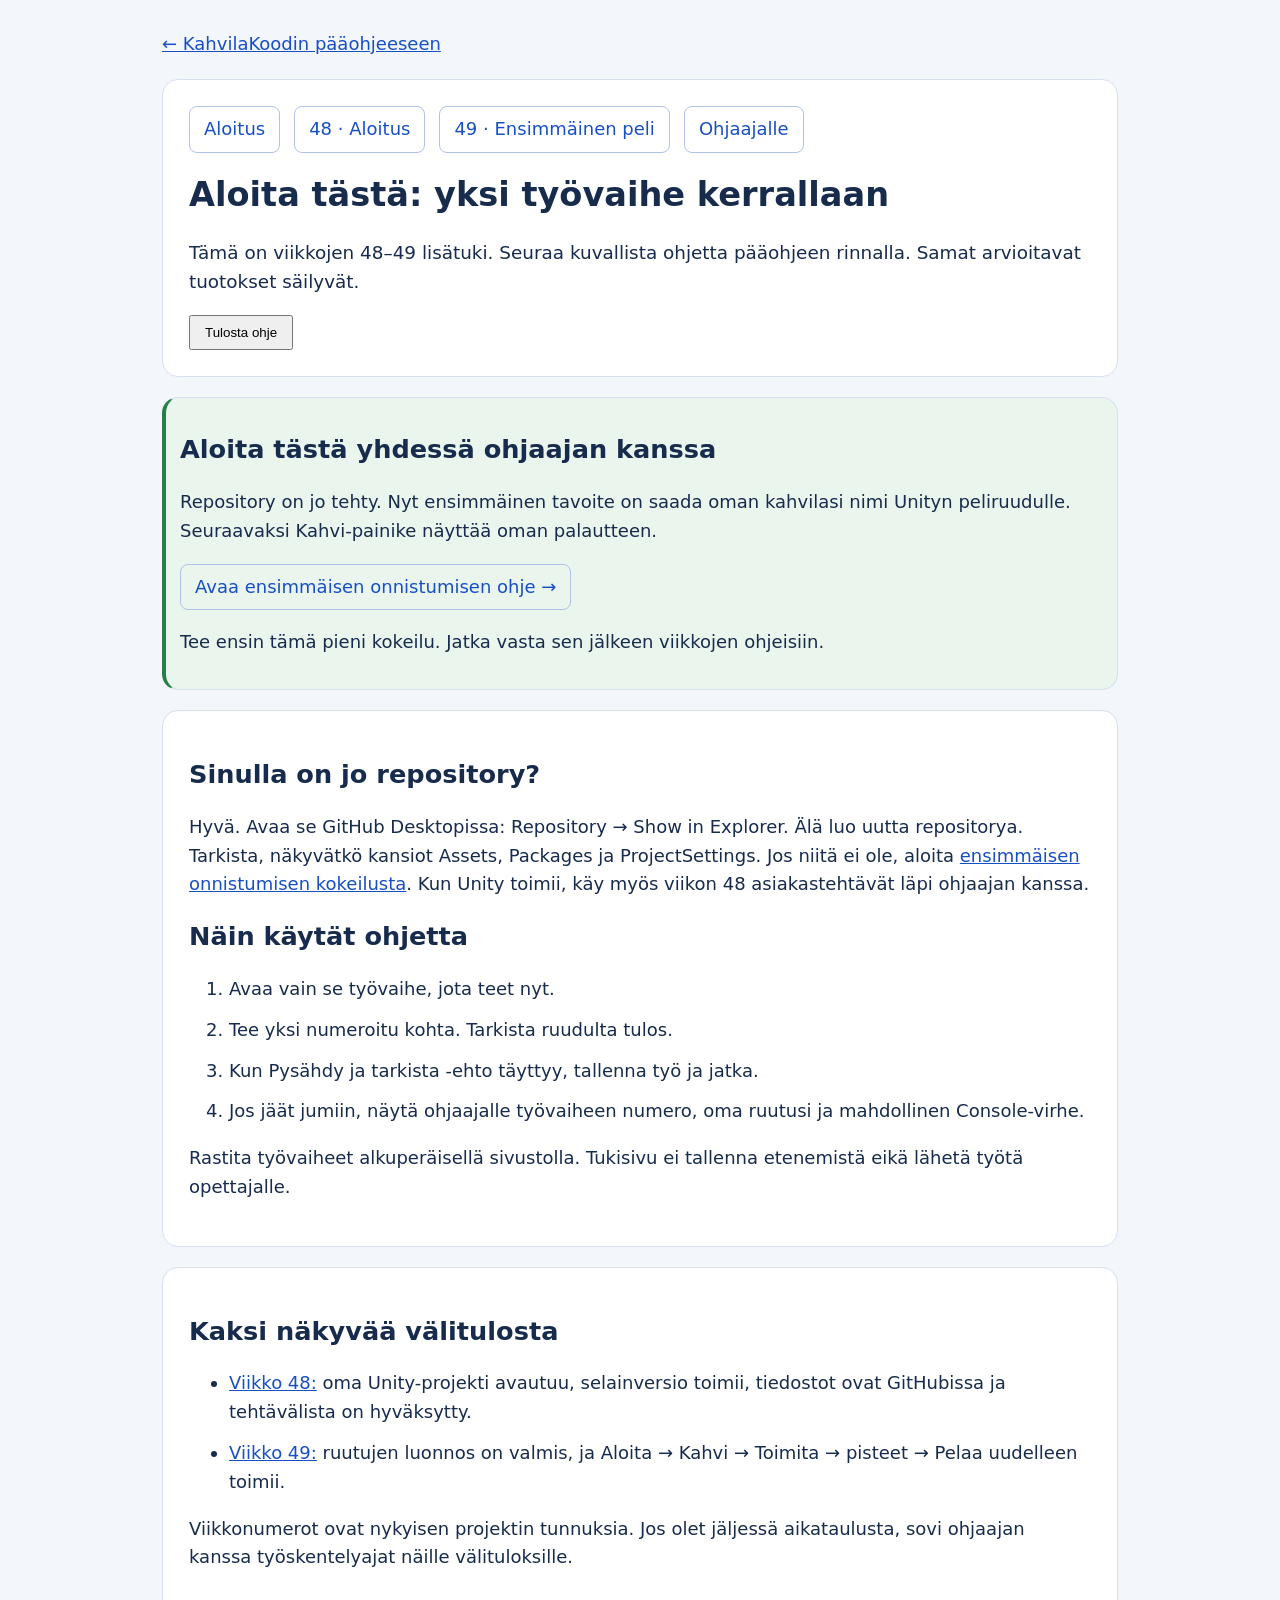
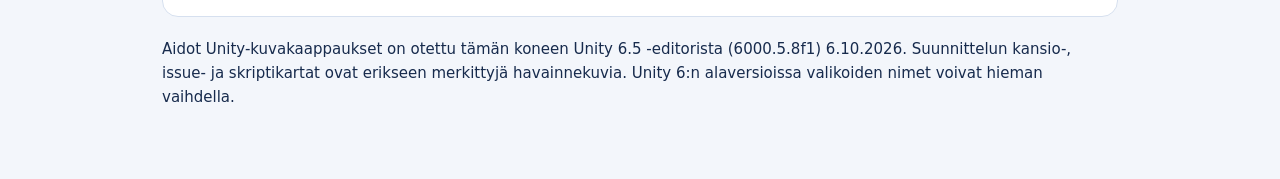
<file: tuki/index.html>
<!doctype html><html lang="fi"><head><meta charset="utf-8"><meta name="viewport" content="width=device-width,initial-scale=1"><title>Aloita tästä: yksi työvaihe kerrallaan – KahvilaKoodi</title><link rel="stylesheet" href="tuki.css"></head><body><main><a href="../index.html">← KahvilaKoodin pääohjeeseen</a><header><nav aria-label="Tukimateriaalin sivut"><a class="pill" href="index.html">Aloitus</a><a class="pill" href="viikko-48.html">48 · Aloitus</a><a class="pill" href="viikko-49.html">49 · Ensimmäinen peli</a><a class="pill" href="ohjaajalle.html">Ohjaajalle</a></nav><h1>Aloita tästä: yksi työvaihe kerrallaan</h1><p class="lead">Tämä on viikkojen 48–49 lisätuki. Seuraa kuvallista ohjetta pääohjeen rinnalla. Samat arvioitavat tuotokset säilyvät.</p><button class="print" onclick="window.print()">Tulosta ohje</button></header><section class="check"><h2>Aloita tästä yhdessä ohjaajan kanssa</h2><p>Repository on jo tehty. Nyt ensimmäinen tavoite on saada oman kahvilasi nimi Unityn peliruudulle. Seuraavaksi Kahvi-painike näyttää oman palautteen.</p><a class="pill" href="ensimmainen-onnistuminen.html">Avaa ensimmäisen onnistumisen ohje →</a><p>Tee ensin tämä pieni kokeilu. Jatka vasta sen jälkeen viikkojen ohjeisiin.</p></section><section><h2>Sinulla on jo repository?</h2><p>Hyvä. Avaa se GitHub Desktopissa: Repository → Show in Explorer. Älä luo uutta repositorya. Tarkista, näkyvätkö kansiot Assets, Packages ja ProjectSettings. Jos niitä ei ole, aloita <a href="ensimmainen-onnistuminen.html">ensimmäisen onnistumisen kokeilusta</a>. Kun Unity toimii, käy myös viikon 48 asiakastehtävät läpi ohjaajan kanssa.</p><h2>Näin käytät ohjetta</h2><ol><li>Avaa vain se työvaihe, jota teet nyt.</li><li>Tee yksi numeroitu kohta. Tarkista ruudulta tulos.</li><li>Kun Pysähdy ja tarkista -ehto täyttyy, tallenna työ ja jatka.</li><li>Jos jäät jumiin, näytä ohjaajalle työvaiheen numero, oma ruutusi ja mahdollinen Console-virhe.</li></ol><p>Rastita työvaiheet alkuperäisellä sivustolla. Tukisivu ei tallenna etenemistä eikä lähetä työtä opettajalle.</p></section><section><h2>Kaksi näkyvää välitulosta</h2><ul><li><a href="viikko-48.html">Viikko 48:</a> oma Unity-projekti avautuu, selainversio toimii, tiedostot ovat GitHubissa ja tehtävälista on hyväksytty.</li><li><a href="viikko-49.html">Viikko 49:</a> ruutujen luonnos on valmis, ja Aloita → Kahvi → Toimita → pisteet → Pelaa uudelleen toimii.</li></ul><p>Viikkonumerot ovat nykyisen projektin tunnuksia. Jos olet jäljessä aikataulusta, sovi ohjaajan kanssa työskentelyajat näille välituloksille.</p></section><footer>Aidot Unity-kuvakaappaukset on otettu tämän koneen Unity 6.5 -editorista (6000.5.8f1) 6.10.2026. Suunnittelun kansio-, issue- ja skriptikartat ovat erikseen merkittyjä havainnekuvia. Unity 6:n alaversioissa valikoiden nimet voivat hieman vaihdella.</footer></main></body></html>
</file>
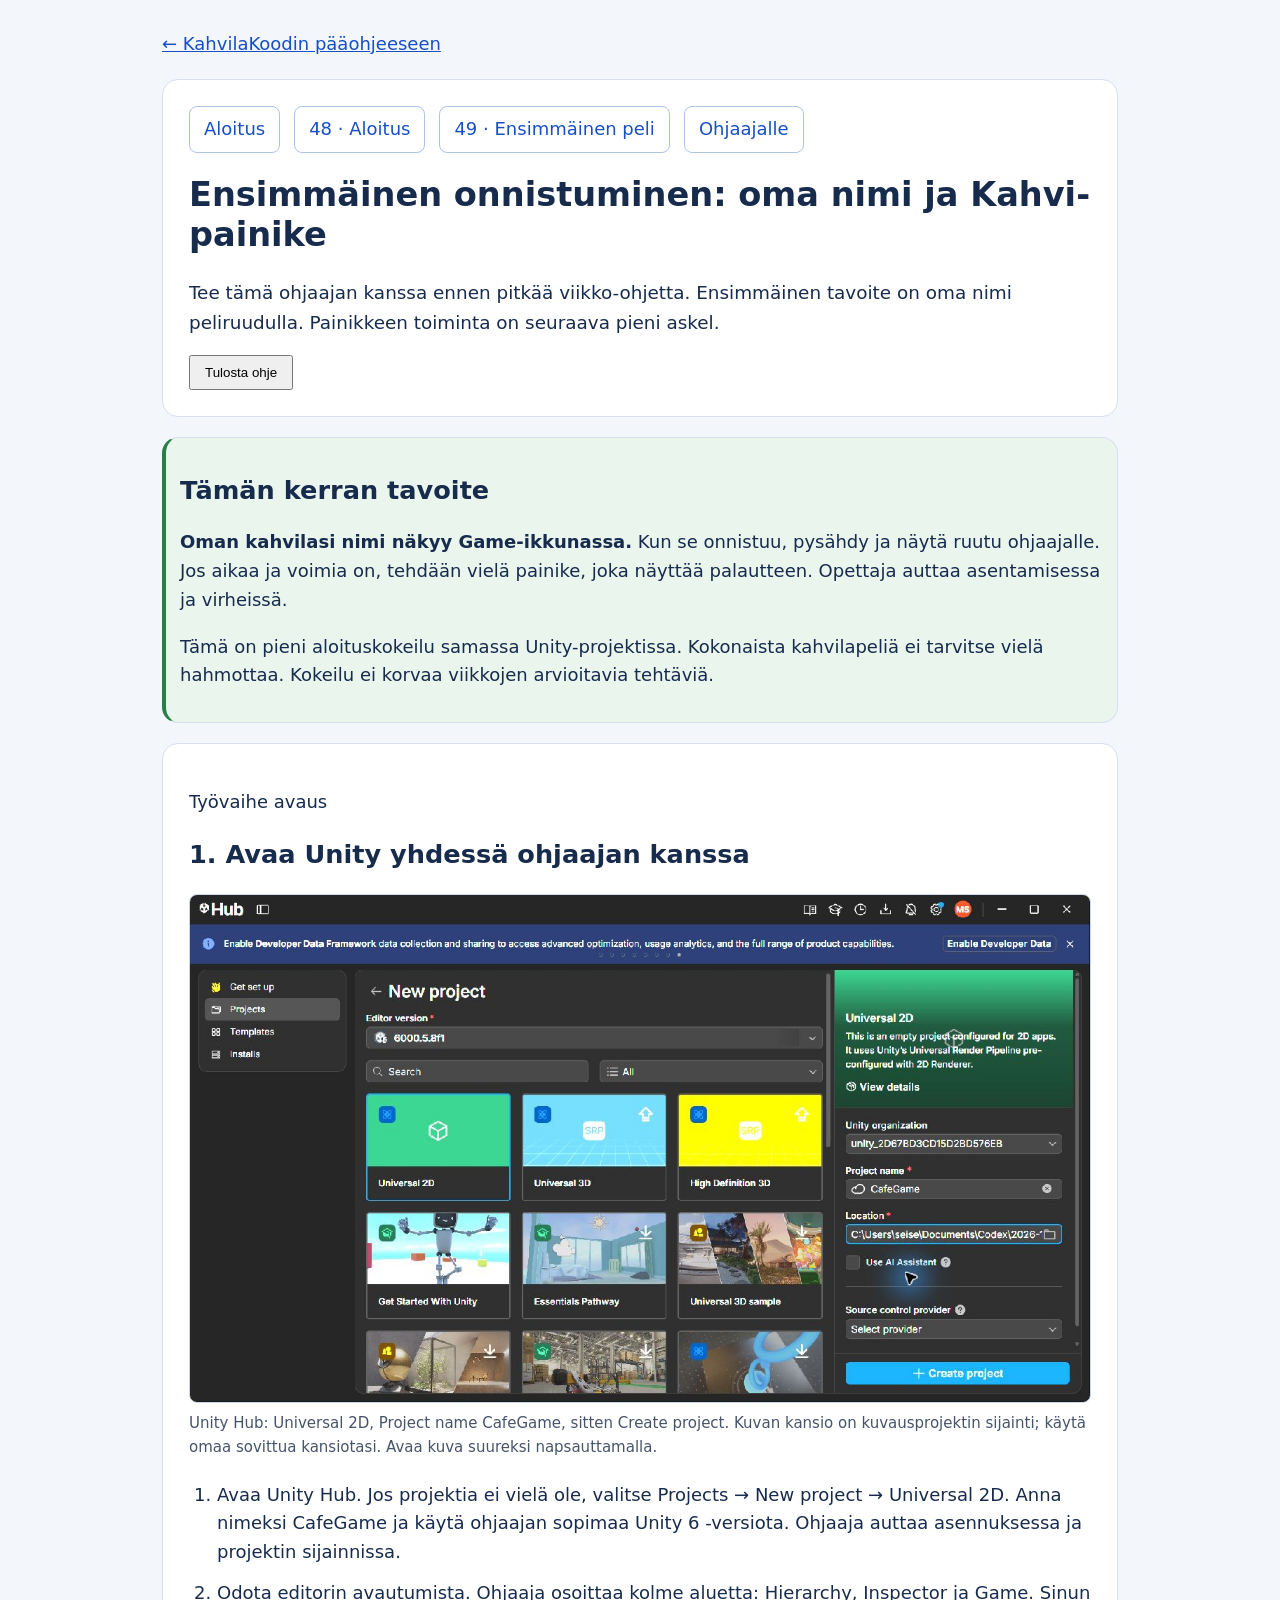
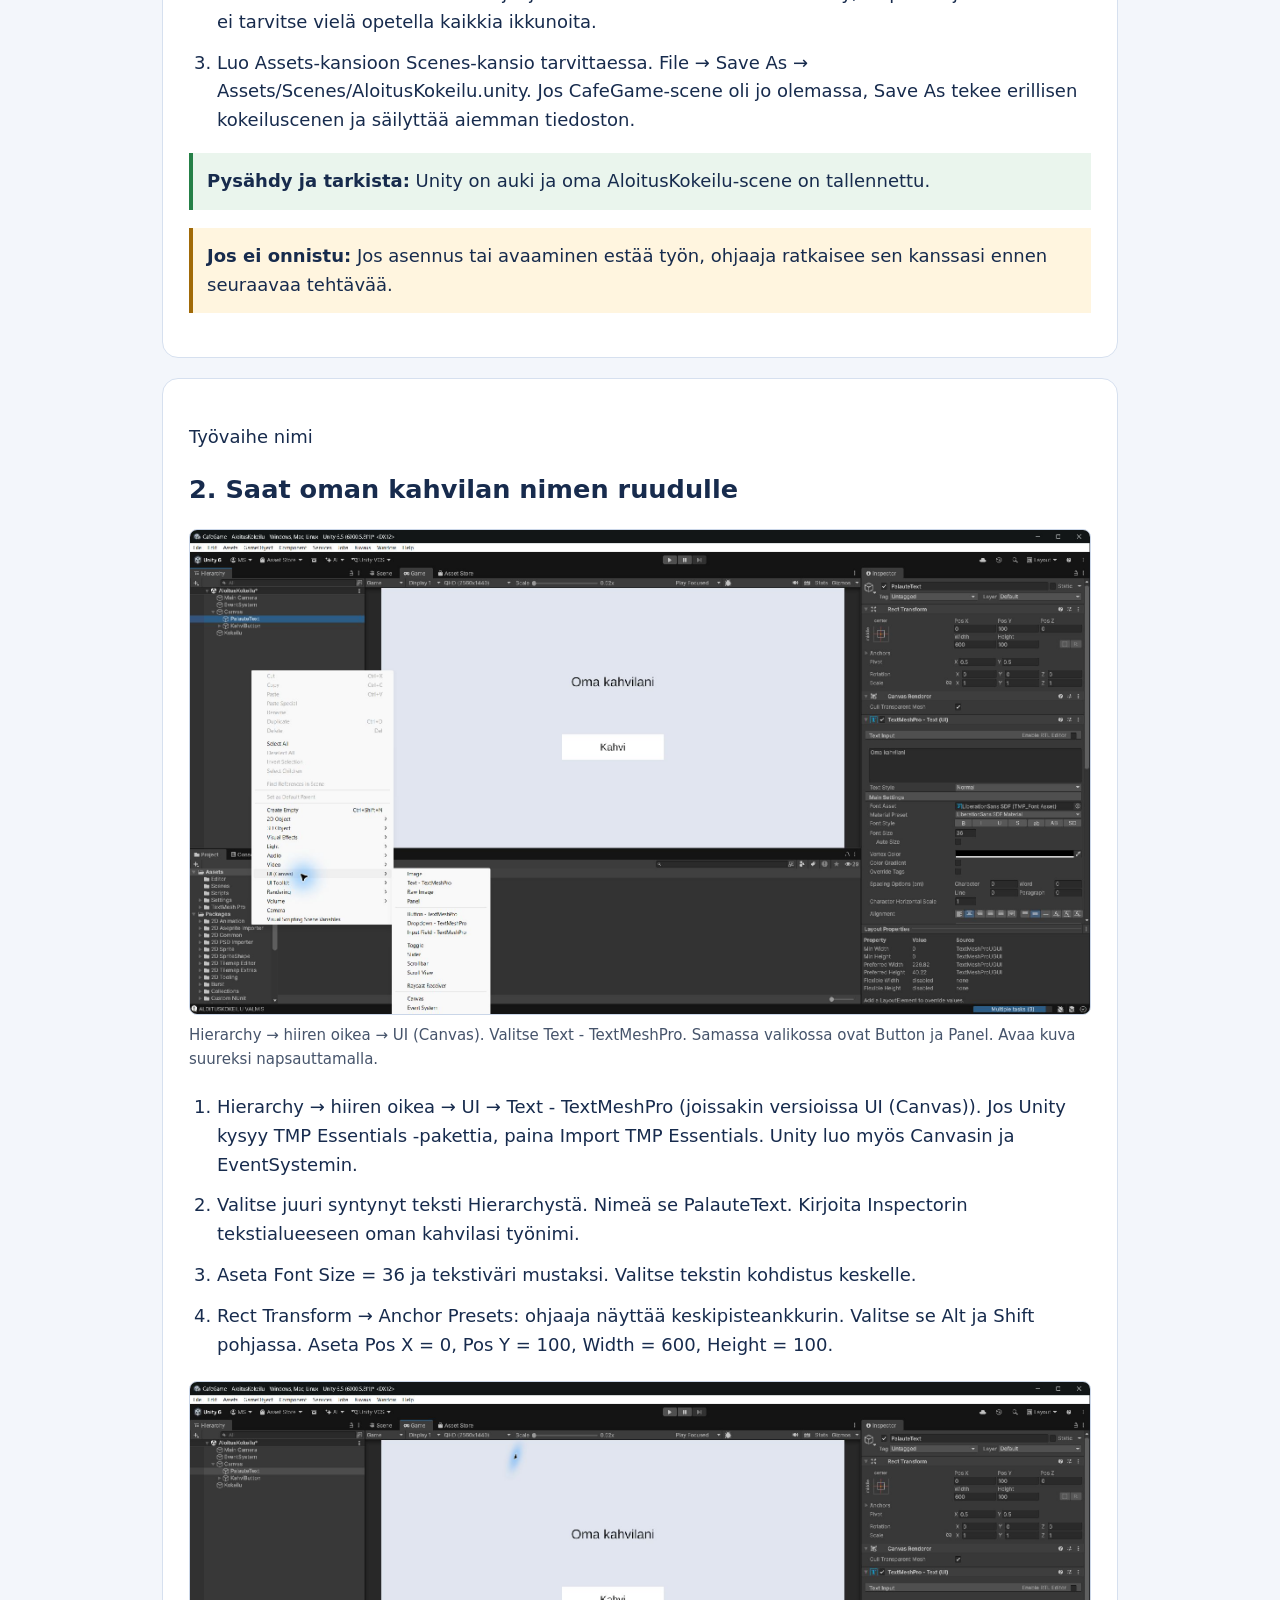
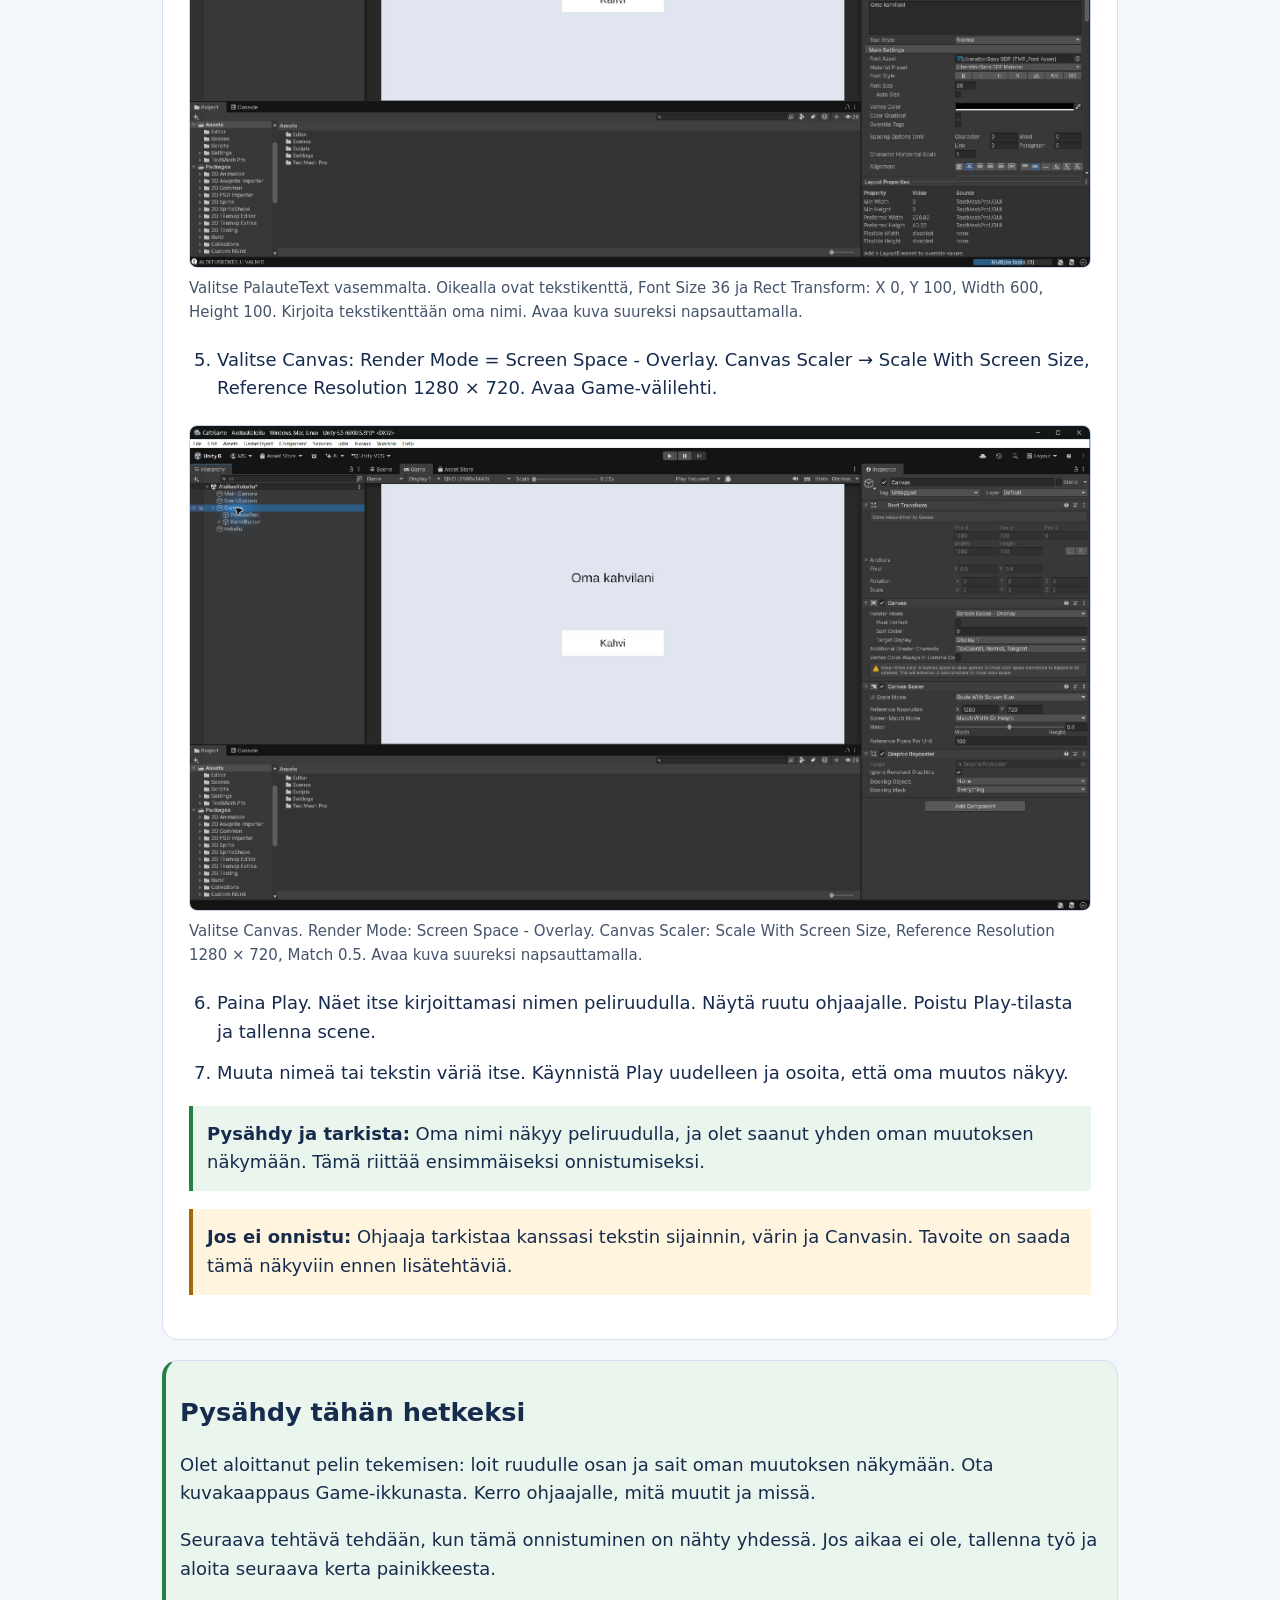
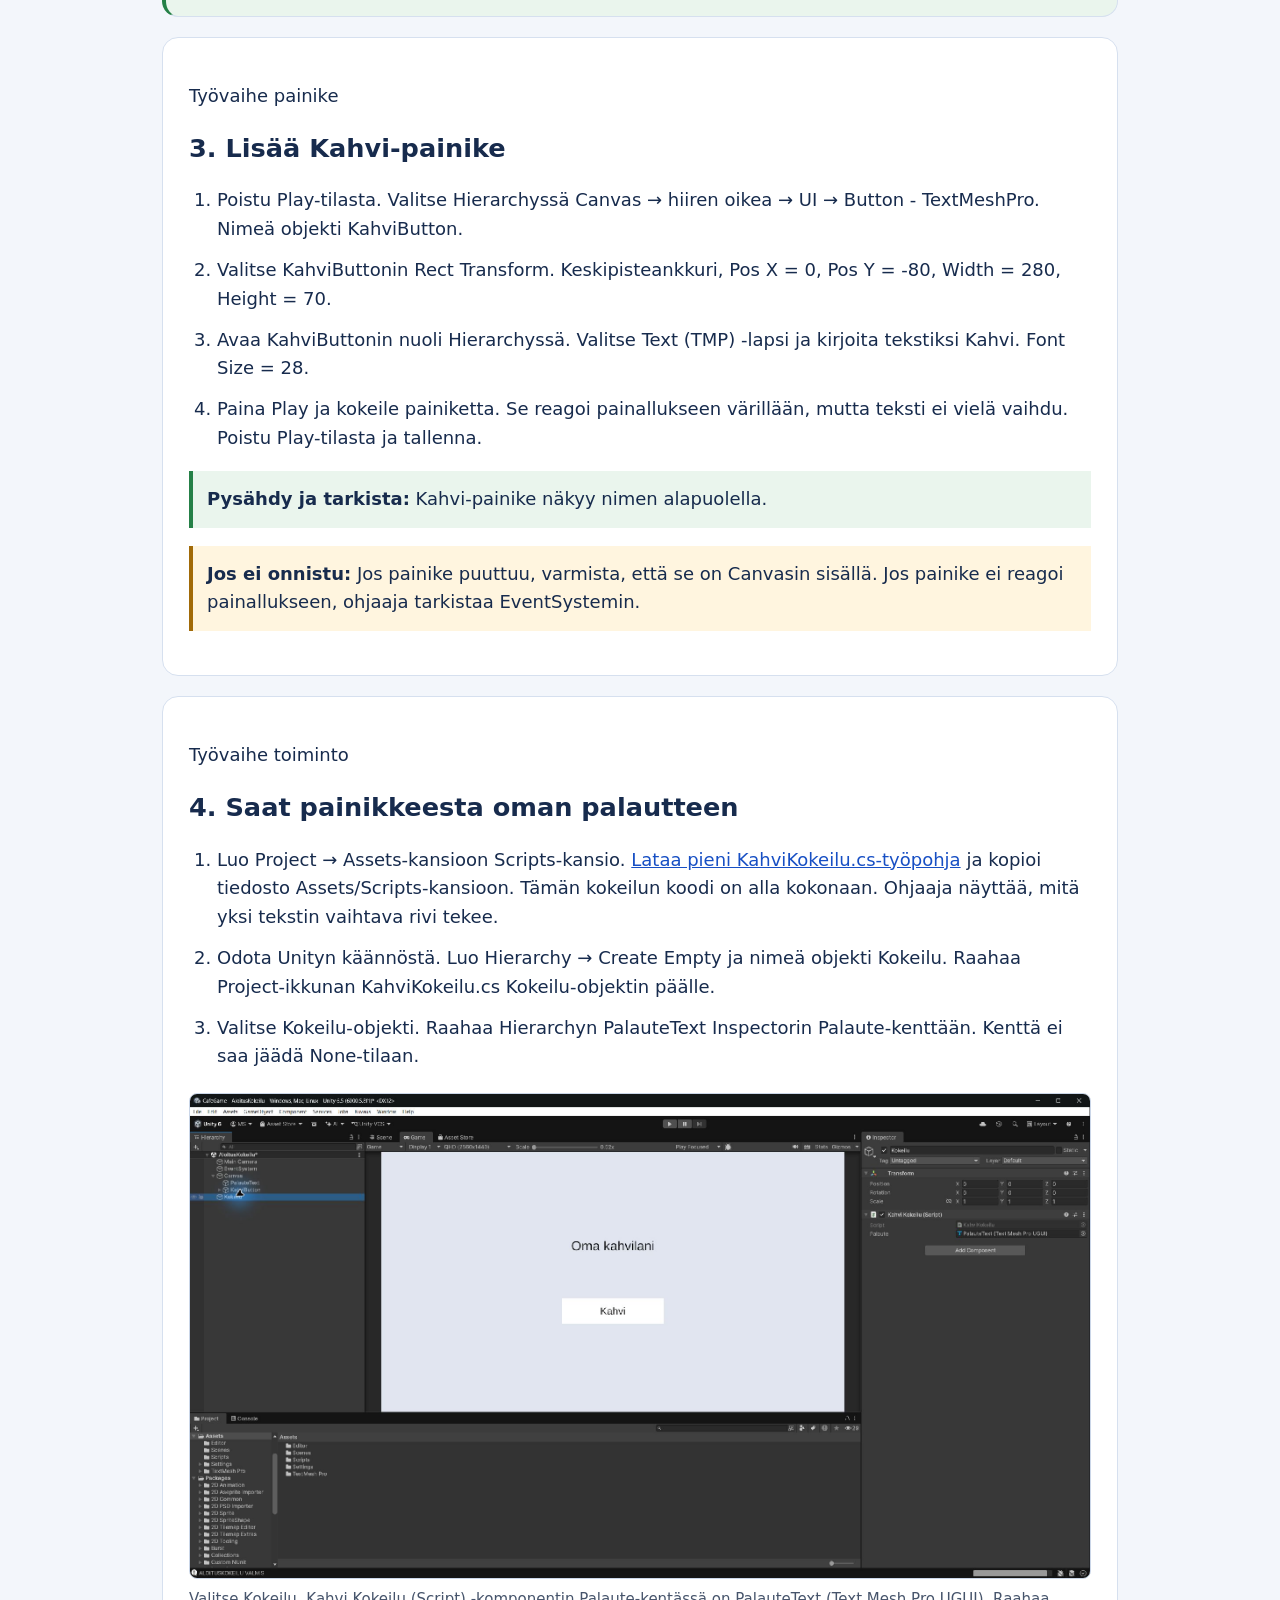
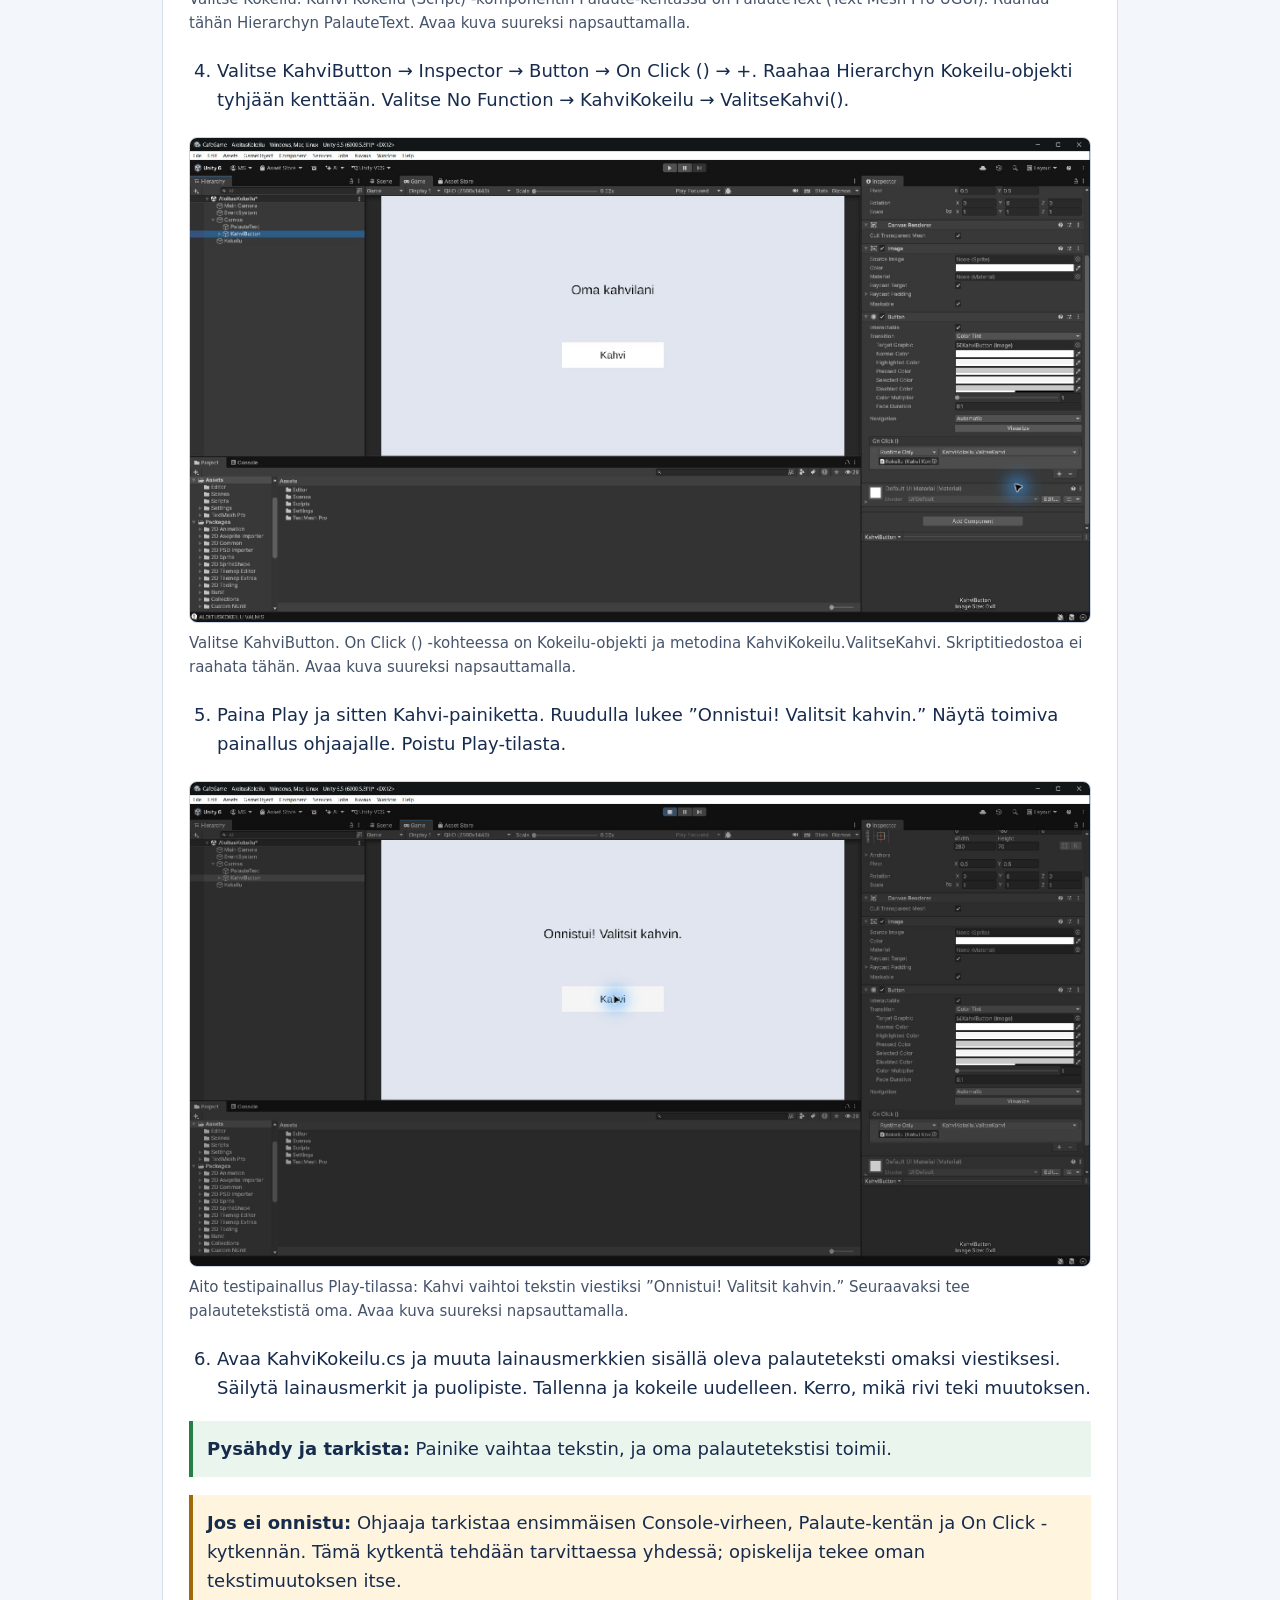
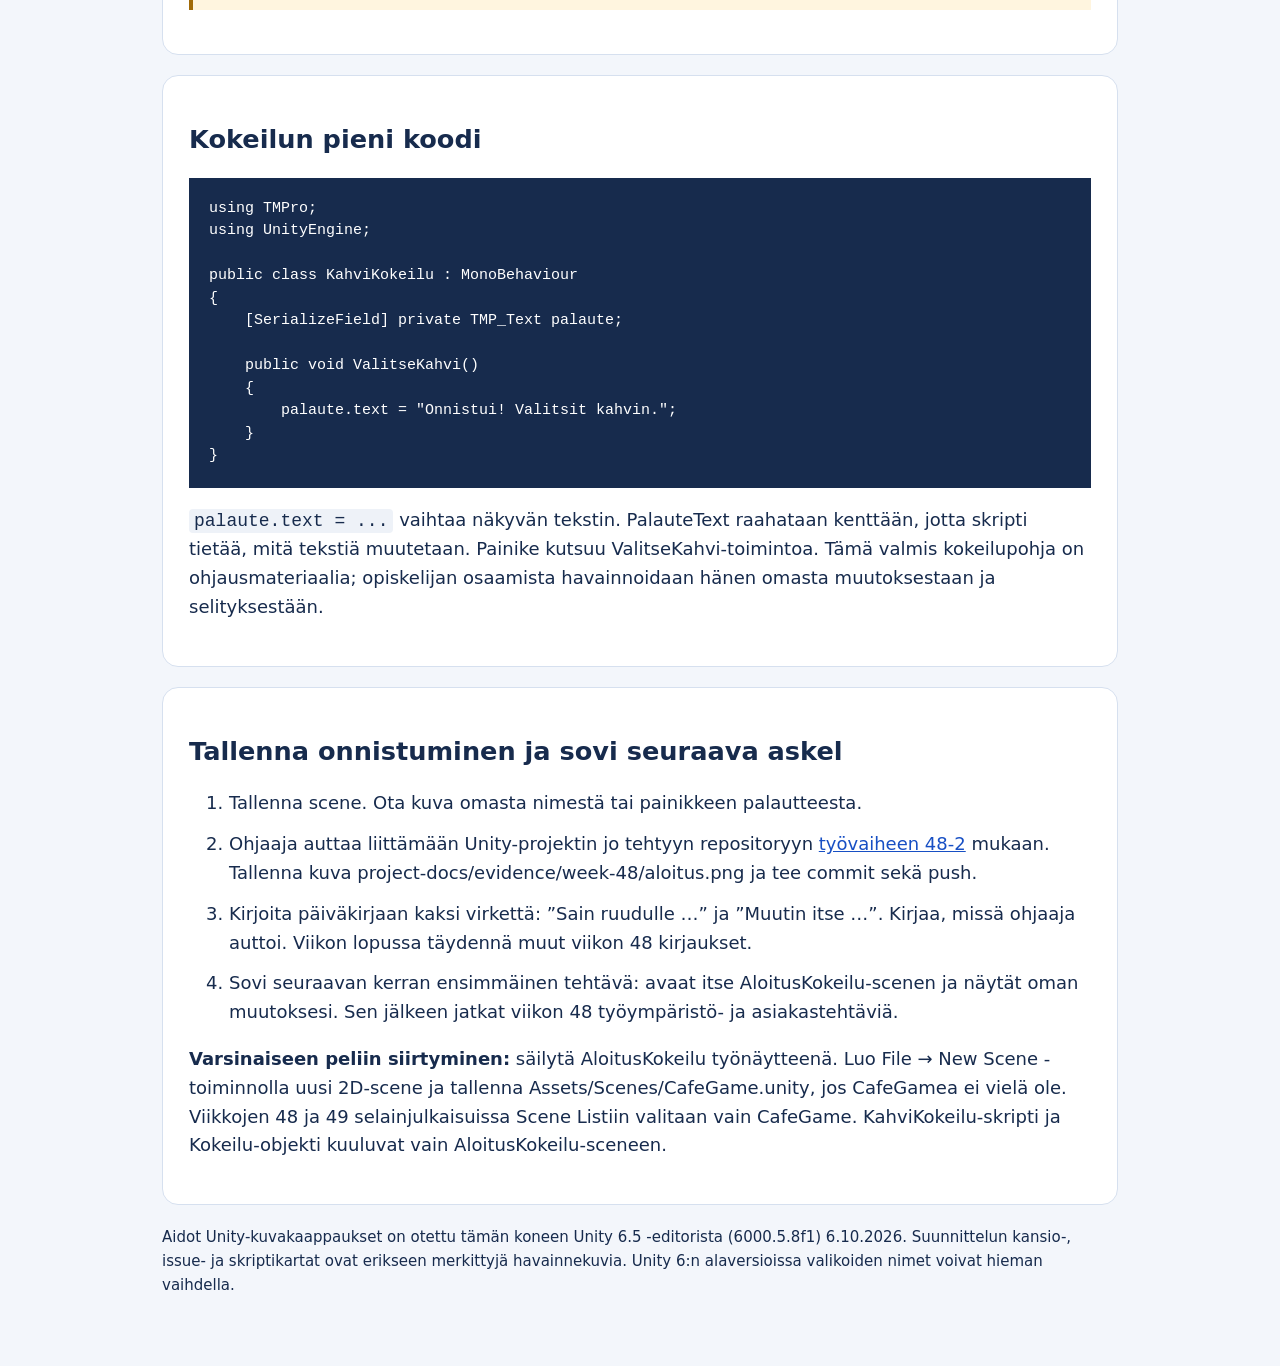
<file: tuki/ensimmainen-onnistuminen.html>
<!doctype html><html lang="fi"><head><meta charset="utf-8"><meta name="viewport" content="width=device-width,initial-scale=1"><title>Ensimmäinen onnistuminen: oma nimi ja Kahvi-painike – KahvilaKoodi</title><link rel="stylesheet" href="tuki.css"></head><body><main><a href="../index.html">← KahvilaKoodin pääohjeeseen</a><header><nav aria-label="Tukimateriaalin sivut"><a class="pill" href="index.html">Aloitus</a><a class="pill" href="viikko-48.html">48 · Aloitus</a><a class="pill" href="viikko-49.html">49 · Ensimmäinen peli</a><a class="pill" href="ohjaajalle.html">Ohjaajalle</a></nav><h1>Ensimmäinen onnistuminen: oma nimi ja Kahvi-painike</h1><p class="lead">Tee tämä ohjaajan kanssa ennen pitkää viikko-ohjetta. Ensimmäinen tavoite on oma nimi peliruudulla. Painikkeen toiminta on seuraava pieni askel.</p><button class="print" onclick="window.print()">Tulosta ohje</button></header><aside class="check"><h2>Tämän kerran tavoite</h2><p><strong>Oman kahvilasi nimi näkyy Game-ikkunassa.</strong> Kun se onnistuu, pysähdy ja näytä ruutu ohjaajalle. Jos aikaa ja voimia on, tehdään vielä painike, joka näyttää palautteen. Opettaja auttaa asentamisessa ja virheissä.</p><p>Tämä on pieni aloituskokeilu samassa Unity-projektissa. Kokonaista kahvilapeliä ei tarvitse vielä hahmottaa. Kokeilu ei korvaa viikkojen arvioitavia tehtäviä.</p></aside><section id="avaus"><p>Työvaihe avaus</p><h2>1. Avaa Unity yhdessä ohjaajan kanssa</h2><figure><a href="kuvat/unity/01-uusi-projekti.png" target="_blank" rel="noreferrer"><img src="kuvat/unity/01-uusi-projekti.png" alt="Unity Hub: Universal 2D, Project name CafeGame, sitten Create project. Kuvan kansio on kuvausprojektin sijainti; käytä omaa sovittua kansiotasi." loading="lazy"></a><figcaption>Unity Hub: Universal 2D, Project name CafeGame, sitten Create project. Kuvan kansio on kuvausprojektin sijainti; käytä omaa sovittua kansiotasi. Avaa kuva suureksi napsauttamalla.</figcaption></figure><ol class="steps"><li>Avaa Unity Hub. Jos projektia ei vielä ole, valitse Projects → New project → Universal 2D. Anna nimeksi CafeGame ja käytä ohjaajan sopimaa Unity 6 -versiota. Ohjaaja auttaa asennuksessa ja projektin sijainnissa.</li><li>Odota editorin avautumista. Ohjaaja osoittaa kolme aluetta: Hierarchy, Inspector ja Game. Sinun ei tarvitse vielä opetella kaikkia ikkunoita.</li><li>Luo Assets-kansioon Scenes-kansio tarvittaessa. File → Save As → Assets/Scenes/AloitusKokeilu.unity. Jos CafeGame-scene oli jo olemassa, Save As tekee erillisen kokeiluscenen ja säilyttää aiemman tiedoston.</li></ol><p class="check"><strong>Pysähdy ja tarkista:</strong> Unity on auki ja oma AloitusKokeilu-scene on tallennettu.</p><p class="help"><strong>Jos ei onnistu:</strong> Jos asennus tai avaaminen estää työn, ohjaaja ratkaisee sen kanssasi ennen seuraavaa tehtävää.</p></section><section id="nimi"><p>Työvaihe nimi</p><h2>2. Saat oman kahvilan nimen ruudulle</h2><figure><a href="kuvat/unity/04-ui-luontivalikko.png" target="_blank" rel="noreferrer"><img src="kuvat/unity/04-ui-luontivalikko.png" alt="Hierarchy → hiiren oikea → UI (Canvas). Valitse Text - TextMeshPro. Samassa valikossa ovat Button ja Panel." loading="lazy"></a><figcaption>Hierarchy → hiiren oikea → UI (Canvas). Valitse Text - TextMeshPro. Samassa valikossa ovat Button ja Panel. Avaa kuva suureksi napsauttamalla.</figcaption></figure><ol class="steps"><li>Hierarchy → hiiren oikea → UI → Text - TextMeshPro (joissakin versioissa UI (Canvas)). Jos Unity kysyy TMP Essentials -pakettia, paina Import TMP Essentials. Unity luo myös Canvasin ja EventSystemin.</li><li>Valitse juuri syntynyt teksti Hierarchystä. Nimeä se PalauteText. Kirjoita Inspectorin tekstialueeseen oman kahvilasi työnimi.</li><li>Aseta Font Size = 36 ja tekstiväri mustaksi. Valitse tekstin kohdistus keskelle.</li><li>Rect Transform → Anchor Presets: ohjaaja näyttää keskipisteankkurin. Valitse se Alt ja Shift pohjassa. Aseta Pos X = 0, Pos Y = 100, Width = 600, Height = 100.</li></ol><figure><a href="kuvat/unity/03-tekstin-asetukset.png" target="_blank" rel="noreferrer"><img src="kuvat/unity/03-tekstin-asetukset.png" alt="Valitse PalauteText vasemmalta. Oikealla ovat tekstikenttä, Font Size 36 ja Rect Transform: X 0, Y 100, Width 600, Height 100. Kirjoita tekstikenttään oma nimi." loading="lazy"></a><figcaption>Valitse PalauteText vasemmalta. Oikealla ovat tekstikenttä, Font Size 36 ja Rect Transform: X 0, Y 100, Width 600, Height 100. Kirjoita tekstikenttään oma nimi. Avaa kuva suureksi napsauttamalla.</figcaption></figure><ol class="steps" start="5"><li>Valitse Canvas: Render Mode = Screen Space - Overlay. Canvas Scaler → Scale With Screen Size, Reference Resolution 1280 × 720. Avaa Game-välilehti.</li></ol><figure><a href="kuvat/unity/08-canvas-asetukset.png" target="_blank" rel="noreferrer"><img src="kuvat/unity/08-canvas-asetukset.png" alt="Valitse Canvas. Render Mode: Screen Space - Overlay. Canvas Scaler: Scale With Screen Size, Reference Resolution 1280 × 720, Match 0.5." loading="lazy"></a><figcaption>Valitse Canvas. Render Mode: Screen Space - Overlay. Canvas Scaler: Scale With Screen Size, Reference Resolution 1280 × 720, Match 0.5. Avaa kuva suureksi napsauttamalla.</figcaption></figure><ol class="steps" start="6"><li>Paina Play. Näet itse kirjoittamasi nimen peliruudulla. Näytä ruutu ohjaajalle. Poistu Play-tilasta ja tallenna scene.</li><li>Muuta nimeä tai tekstin väriä itse. Käynnistä Play uudelleen ja osoita, että oma muutos näkyy.</li></ol><p class="check"><strong>Pysähdy ja tarkista:</strong> Oma nimi näkyy peliruudulla, ja olet saanut yhden oman muutoksen näkymään. Tämä riittää ensimmäiseksi onnistumiseksi.</p><p class="help"><strong>Jos ei onnistu:</strong> Ohjaaja tarkistaa kanssasi tekstin sijainnin, värin ja Canvasin. Tavoite on saada tämä näkyviin ennen lisätehtäviä.</p></section><section class="check"><h2>Pysähdy tähän hetkeksi</h2><p>Olet aloittanut pelin tekemisen: loit ruudulle osan ja sait oman muutoksen näkymään. Ota kuvakaappaus Game-ikkunasta. Kerro ohjaajalle, mitä muutit ja missä.</p><p>Seuraava tehtävä tehdään, kun tämä onnistuminen on nähty yhdessä. Jos aikaa ei ole, tallenna työ ja aloita seuraava kerta painikkeesta.</p></section><section id="painike"><p>Työvaihe painike</p><h2>3. Lisää Kahvi-painike</h2><ol class="steps"><li>Poistu Play-tilasta. Valitse Hierarchyssä Canvas → hiiren oikea → UI → Button - TextMeshPro. Nimeä objekti KahviButton.</li><li>Valitse KahviButtonin Rect Transform. Keskipisteankkuri, Pos X = 0, Pos Y = -80, Width = 280, Height = 70.</li><li>Avaa KahviButtonin nuoli Hierarchyssä. Valitse Text (TMP) -lapsi ja kirjoita tekstiksi Kahvi. Font Size = 28.</li><li>Paina Play ja kokeile painiketta. Se reagoi painallukseen värillään, mutta teksti ei vielä vaihdu. Poistu Play-tilasta ja tallenna.</li></ol><p class="check"><strong>Pysähdy ja tarkista:</strong> Kahvi-painike näkyy nimen alapuolella.</p><p class="help"><strong>Jos ei onnistu:</strong> Jos painike puuttuu, varmista, että se on Canvasin sisällä. Jos painike ei reagoi painallukseen, ohjaaja tarkistaa EventSystemin.</p></section><section id="toiminto"><p>Työvaihe toiminto</p><h2>4. Saat painikkeesta oman palautteen</h2><ol class="steps"><li>Luo Project → Assets-kansioon Scripts-kansio. <a href="KahviKokeilu.cs" download>Lataa pieni KahviKokeilu.cs-työpohja</a> ja kopioi tiedosto Assets/Scripts-kansioon. Tämän kokeilun koodi on alla kokonaan. Ohjaaja näyttää, mitä yksi tekstin vaihtava rivi tekee.</li><li>Odota Unityn käännöstä. Luo Hierarchy → Create Empty ja nimeä objekti Kokeilu. Raahaa Project-ikkunan KahviKokeilu.cs Kokeilu-objektin päälle.</li><li>Valitse Kokeilu-objekti. Raahaa Hierarchyn PalauteText Inspectorin Palaute-kenttään. Kenttä ei saa jäädä None-tilaan.</li></ol><figure><a href="kuvat/unity/05-skriptin-tekstiviite.png" target="_blank" rel="noreferrer"><img src="kuvat/unity/05-skriptin-tekstiviite.png" alt="Valitse Kokeilu. Kahvi Kokeilu (Script) -komponentin Palaute-kentässä on PalauteText (Text Mesh Pro UGUI). Raahaa tähän Hierarchyn PalauteText." loading="lazy"></a><figcaption>Valitse Kokeilu. Kahvi Kokeilu (Script) -komponentin Palaute-kentässä on PalauteText (Text Mesh Pro UGUI). Raahaa tähän Hierarchyn PalauteText. Avaa kuva suureksi napsauttamalla.</figcaption></figure><ol class="steps" start="4"><li>Valitse KahviButton → Inspector → Button → On Click () → +. Raahaa Hierarchyn Kokeilu-objekti tyhjään kenttään. Valitse No Function → KahviKokeilu → ValitseKahvi().</li></ol><figure><a href="kuvat/unity/06-painikkeen-kytkenta.png" target="_blank" rel="noreferrer"><img src="kuvat/unity/06-painikkeen-kytkenta.png" alt="Valitse KahviButton. On Click () -kohteessa on Kokeilu-objekti ja metodina KahviKokeilu.ValitseKahvi. Skriptitiedostoa ei raahata tähän." loading="lazy"></a><figcaption>Valitse KahviButton. On Click () -kohteessa on Kokeilu-objekti ja metodina KahviKokeilu.ValitseKahvi. Skriptitiedostoa ei raahata tähän. Avaa kuva suureksi napsauttamalla.</figcaption></figure><ol class="steps" start="5"><li>Paina Play ja sitten Kahvi-painiketta. Ruudulla lukee ”Onnistui! Valitsit kahvin.” Näytä toimiva painallus ohjaajalle. Poistu Play-tilasta.</li></ol><figure><a href="kuvat/unity/07-onnistui-play.png" target="_blank" rel="noreferrer"><img src="kuvat/unity/07-onnistui-play.png" alt="Aito testipainallus Play-tilassa: Kahvi vaihtoi tekstin viestiksi ”Onnistui! Valitsit kahvin.” Seuraavaksi tee palautetekstistä oma." loading="lazy"></a><figcaption>Aito testipainallus Play-tilassa: Kahvi vaihtoi tekstin viestiksi ”Onnistui! Valitsit kahvin.” Seuraavaksi tee palautetekstistä oma. Avaa kuva suureksi napsauttamalla.</figcaption></figure><ol class="steps" start="6"><li>Avaa KahviKokeilu.cs ja muuta lainausmerkkien sisällä oleva palauteteksti omaksi viestiksesi. Säilytä lainausmerkit ja puolipiste. Tallenna ja kokeile uudelleen. Kerro, mikä rivi teki muutoksen.</li></ol><p class="check"><strong>Pysähdy ja tarkista:</strong> Painike vaihtaa tekstin, ja oma palautetekstisi toimii.</p><p class="help"><strong>Jos ei onnistu:</strong> Ohjaaja tarkistaa ensimmäisen Console-virheen, Palaute-kentän ja On Click -kytkennän. Tämä kytkentä tehdään tarvittaessa yhdessä; opiskelija tekee oman tekstimuutoksen itse.</p></section><section><h2>Kokeilun pieni koodi</h2><pre><code>using TMPro;
using UnityEngine;

public class KahviKokeilu : MonoBehaviour
{
    [SerializeField] private TMP_Text palaute;

    public void ValitseKahvi()
    {
        palaute.text = &quot;Onnistui! Valitsit kahvin.&quot;;
    }
}
</code></pre><p><code>palaute.text = ...</code> vaihtaa näkyvän tekstin. PalauteText raahataan kenttään, jotta skripti tietää, mitä tekstiä muutetaan. Painike kutsuu ValitseKahvi-toimintoa. Tämä valmis kokeilupohja on ohjausmateriaalia; opiskelijan osaamista havainnoidaan hänen omasta muutoksestaan ja selityksestään.</p></section><section><h2>Tallenna onnistuminen ja sovi seuraava askel</h2><ol><li>Tallenna scene. Ota kuva omasta nimestä tai painikkeen palautteesta.</li><li>Ohjaaja auttaa liittämään Unity-projektin jo tehtyyn repositoryyn <a href="viikko-48.html#48-2">työvaiheen 48-2</a> mukaan. Tallenna kuva project-docs/evidence/week-48/aloitus.png ja tee commit sekä push.</li><li>Kirjoita päiväkirjaan kaksi virkettä: ”Sain ruudulle …” ja ”Muutin itse …”. Kirjaa, missä ohjaaja auttoi. Viikon lopussa täydennä muut viikon 48 kirjaukset.</li><li>Sovi seuraavan kerran ensimmäinen tehtävä: avaat itse AloitusKokeilu-scenen ja näytät oman muutoksesi. Sen jälkeen jatkat viikon 48 työympäristö- ja asiakastehtäviä.</li></ol><p><strong>Varsinaiseen peliin siirtyminen:</strong> säilytä AloitusKokeilu työnäytteenä. Luo File → New Scene -toiminnolla uusi 2D-scene ja tallenna Assets/Scenes/CafeGame.unity, jos CafeGamea ei vielä ole. Viikkojen 48 ja 49 selainjulkaisuissa Scene Listiin valitaan vain CafeGame. KahviKokeilu-skripti ja Kokeilu-objekti kuuluvat vain AloitusKokeilu-sceneen.</p></section><footer>Aidot Unity-kuvakaappaukset on otettu tämän koneen Unity 6.5 -editorista (6000.5.8f1) 6.10.2026. Suunnittelun kansio-, issue- ja skriptikartat ovat erikseen merkittyjä havainnekuvia. Unity 6:n alaversioissa valikoiden nimet voivat hieman vaihdella.</footer></main></body></html>
</file>
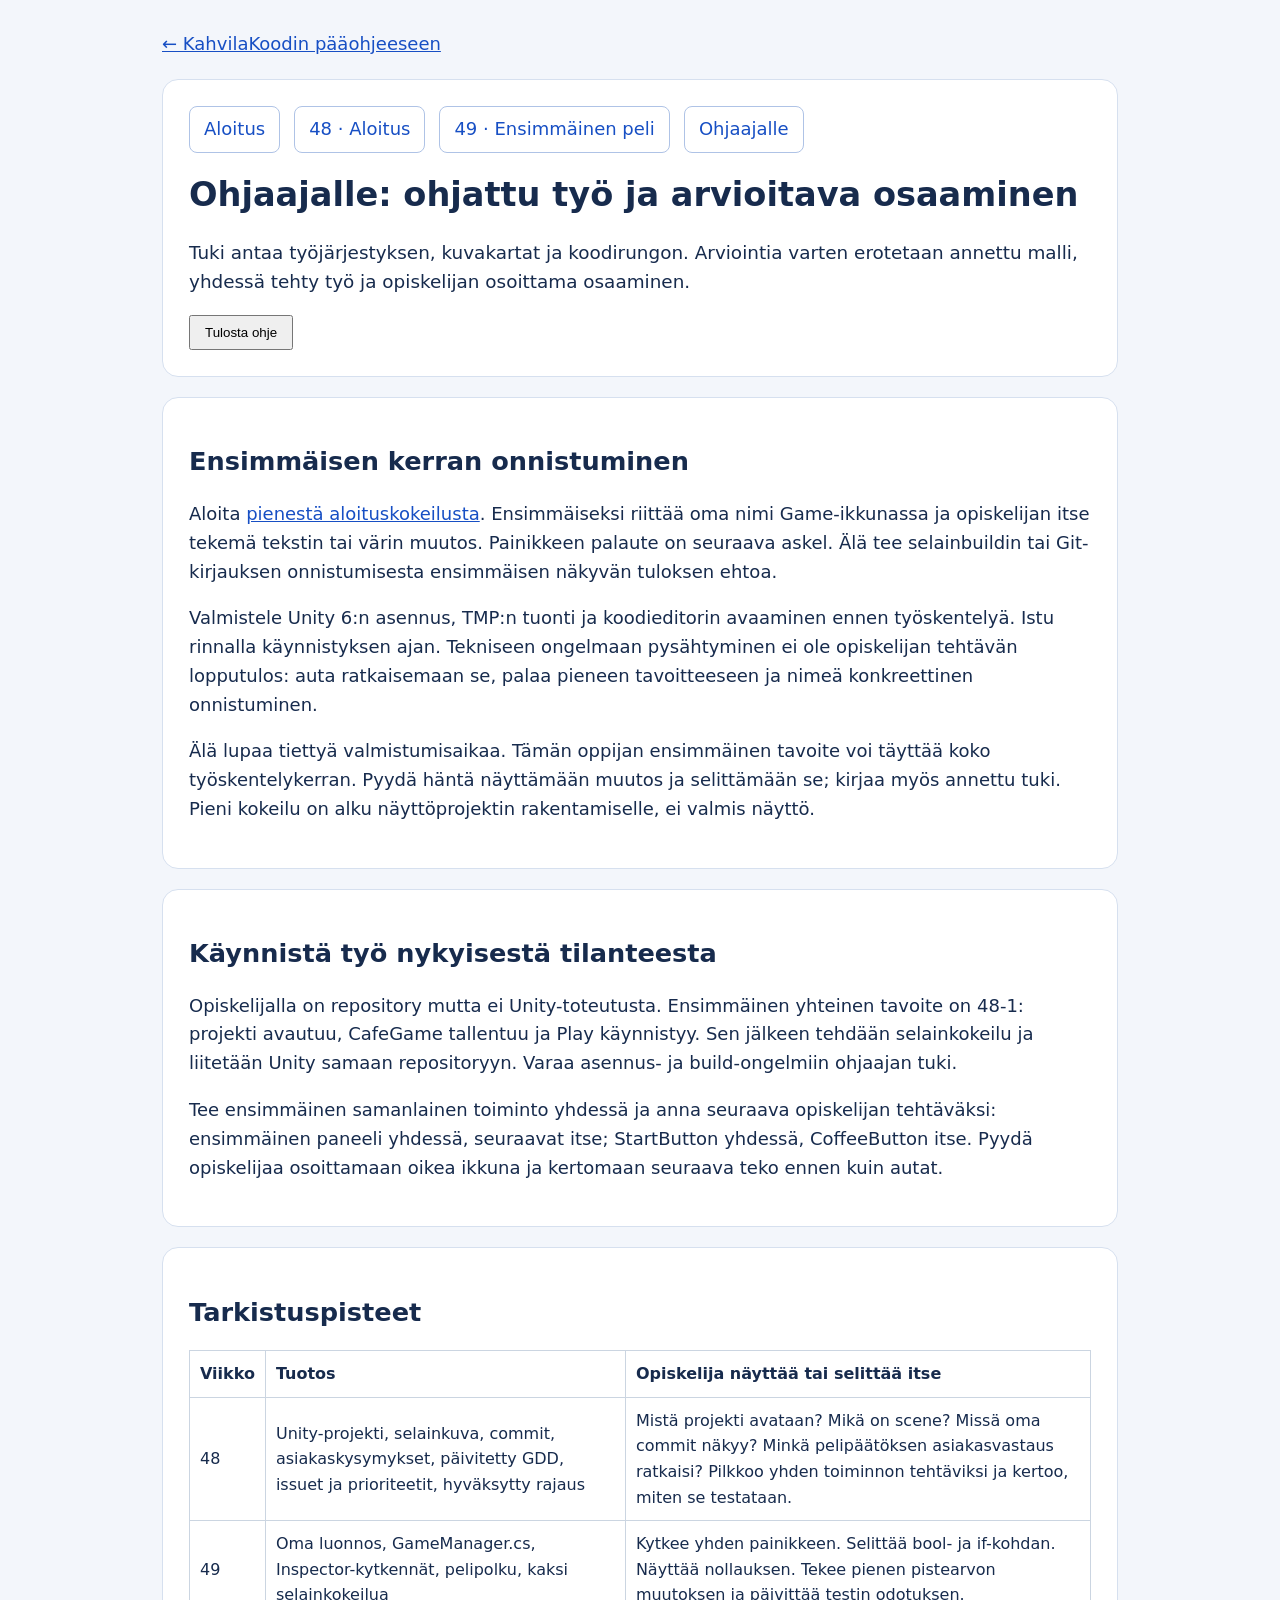
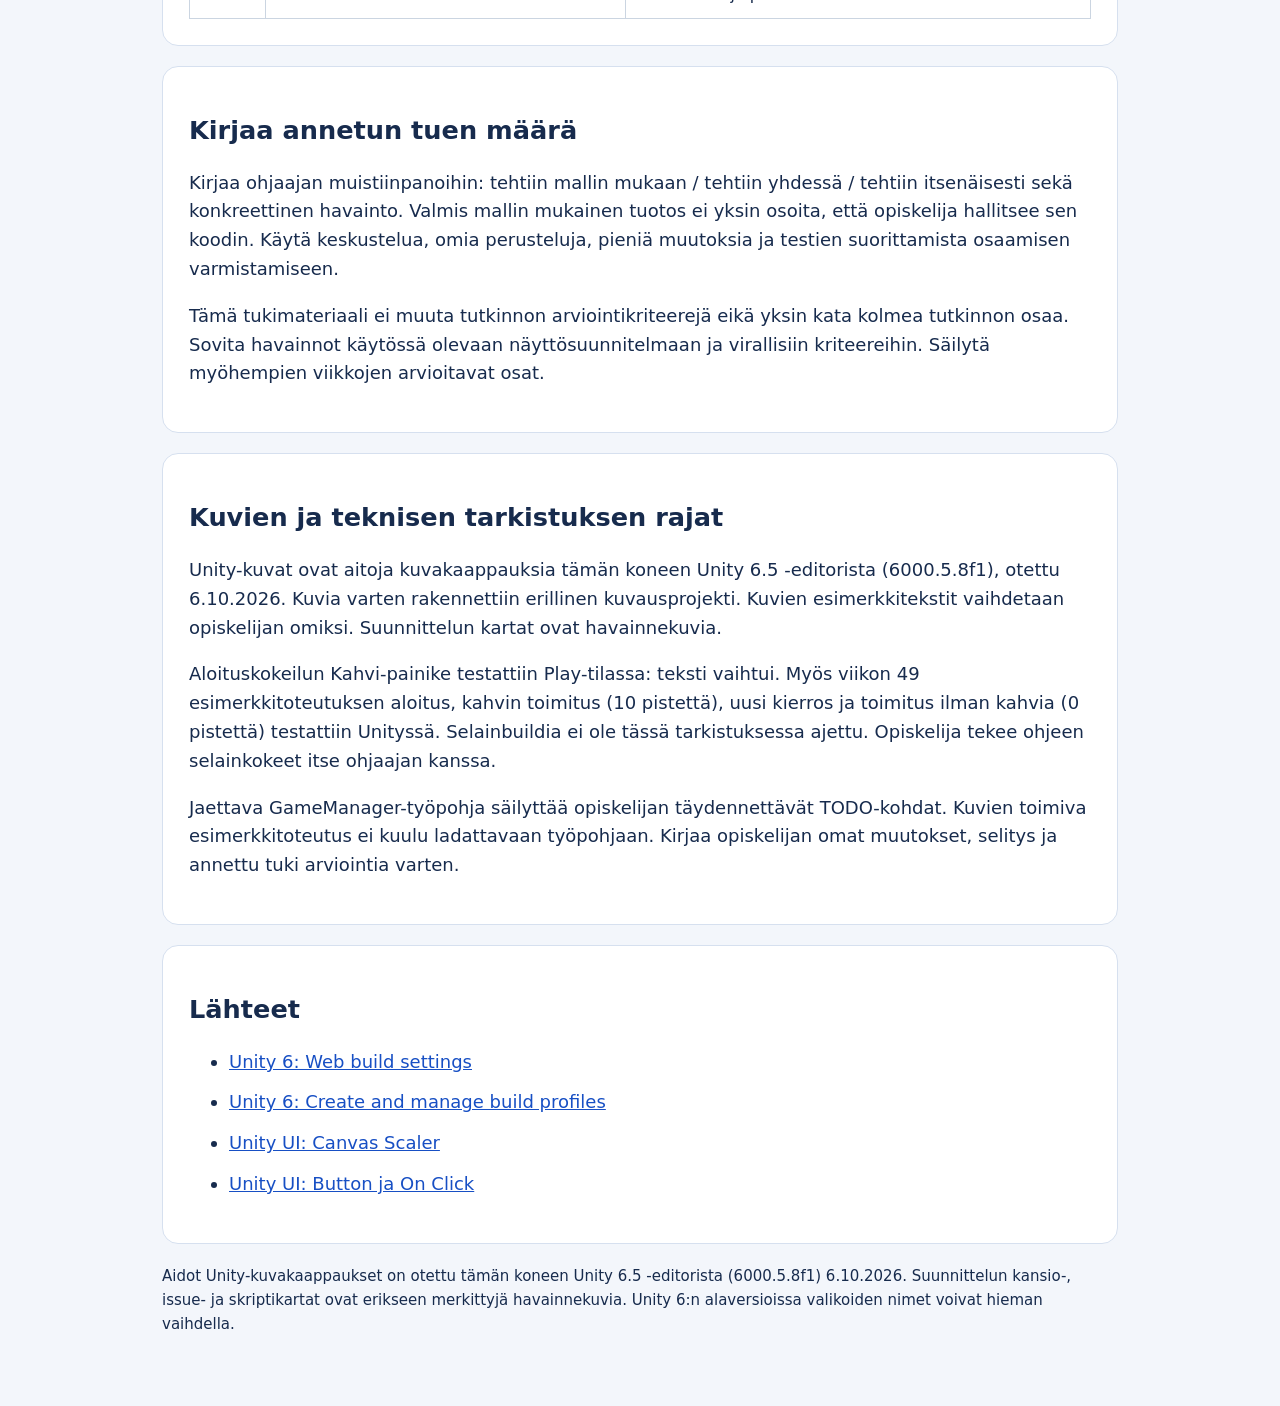
<file: tuki/ohjaajalle.html>
<!doctype html><html lang="fi"><head><meta charset="utf-8"><meta name="viewport" content="width=device-width,initial-scale=1"><title>Ohjaajalle: ohjattu työ ja arvioitava osaaminen – KahvilaKoodi</title><link rel="stylesheet" href="tuki.css"></head><body><main><a href="../index.html">← KahvilaKoodin pääohjeeseen</a><header><nav aria-label="Tukimateriaalin sivut"><a class="pill" href="index.html">Aloitus</a><a class="pill" href="viikko-48.html">48 · Aloitus</a><a class="pill" href="viikko-49.html">49 · Ensimmäinen peli</a><a class="pill" href="ohjaajalle.html">Ohjaajalle</a></nav><h1>Ohjaajalle: ohjattu työ ja arvioitava osaaminen</h1><p class="lead">Tuki antaa työjärjestyksen, kuvakartat ja koodirungon. Arviointia varten erotetaan annettu malli, yhdessä tehty työ ja opiskelijan osoittama osaaminen.</p><button class="print" onclick="window.print()">Tulosta ohje</button></header><section><h2>Ensimmäisen kerran onnistuminen</h2><p>Aloita <a href="ensimmainen-onnistuminen.html">pienestä aloituskokeilusta</a>. Ensimmäiseksi riittää oma nimi Game-ikkunassa ja opiskelijan itse tekemä tekstin tai värin muutos. Painikkeen palaute on seuraava askel. Älä tee selainbuildin tai Git-kirjauksen onnistumisesta ensimmäisen näkyvän tuloksen ehtoa.</p><p>Valmistele Unity 6:n asennus, TMP:n tuonti ja koodieditorin avaaminen ennen työskentelyä. Istu rinnalla käynnistyksen ajan. Tekniseen ongelmaan pysähtyminen ei ole opiskelijan tehtävän lopputulos: auta ratkaisemaan se, palaa pieneen tavoitteeseen ja nimeä konkreettinen onnistuminen.</p><p>Älä lupaa tiettyä valmistumisaikaa. Tämän oppijan ensimmäinen tavoite voi täyttää koko työskentelykerran. Pyydä häntä näyttämään muutos ja selittämään se; kirjaa myös annettu tuki. Pieni kokeilu on alku näyttöprojektin rakentamiselle, ei valmis näyttö.</p></section><section><h2>Käynnistä työ nykyisestä tilanteesta</h2><p>Opiskelijalla on repository mutta ei Unity-toteutusta. Ensimmäinen yhteinen tavoite on 48-1: projekti avautuu, CafeGame tallentuu ja Play käynnistyy. Sen jälkeen tehdään selainkokeilu ja liitetään Unity samaan repositoryyn. Varaa asennus- ja build-ongelmiin ohjaajan tuki.</p><p>Tee ensimmäinen samanlainen toiminto yhdessä ja anna seuraava opiskelijan tehtäväksi: ensimmäinen paneeli yhdessä, seuraavat itse; StartButton yhdessä, CoffeeButton itse. Pyydä opiskelijaa osoittamaan oikea ikkuna ja kertomaan seuraava teko ennen kuin autat.</p></section><section><h2>Tarkistuspisteet</h2><table><tr><th>Viikko</th><th>Tuotos</th><th>Opiskelija näyttää tai selittää itse</th></tr><tr><td>48</td><td>Unity-projekti, selainkuva, commit, asiakaskysymykset, päivitetty GDD, issuet ja prioriteetit, hyväksytty rajaus</td><td>Mistä projekti avataan? Mikä on scene? Missä oma commit näkyy? Minkä pelipäätöksen asiakasvastaus ratkaisi? Pilkkoo yhden toiminnon tehtäviksi ja kertoo, miten se testataan.</td></tr><tr><td>49</td><td>Oma luonnos, GameManager.cs, Inspector-kytkennät, pelipolku, kaksi selainkokeilua</td><td>Kytkee yhden painikkeen. Selittää bool- ja if-kohdan. Näyttää nollauksen. Tekee pienen pistearvon muutoksen ja päivittää testin odotuksen.</td></tr></table></section><section><h2>Kirjaa annetun tuen määrä</h2><p>Kirjaa ohjaajan muistiinpanoihin: tehtiin mallin mukaan / tehtiin yhdessä / tehtiin itsenäisesti sekä konkreettinen havainto. Valmis mallin mukainen tuotos ei yksin osoita, että opiskelija hallitsee sen koodin. Käytä keskustelua, omia perusteluja, pieniä muutoksia ja testien suorittamista osaamisen varmistamiseen.</p><p>Tämä tukimateriaali ei muuta tutkinnon arviointikriteerejä eikä yksin kata kolmea tutkinnon osaa. Sovita havainnot käytössä olevaan näyttösuunnitelmaan ja virallisiin kriteereihin. Säilytä myöhempien viikkojen arvioitavat osat.</p></section><section><h2>Kuvien ja teknisen tarkistuksen rajat</h2><p>Unity-kuvat ovat aitoja kuvakaappauksia tämän koneen Unity 6.5 -editorista (6000.5.8f1), otettu 6.10.2026. Kuvia varten rakennettiin erillinen kuvausprojekti. Kuvien esimerkkitekstit vaihdetaan opiskelijan omiksi. Suunnittelun kartat ovat havainnekuvia.</p><p>Aloituskokeilun Kahvi-painike testattiin Play-tilassa: teksti vaihtui. Myös viikon 49 esimerkkitoteutuksen aloitus, kahvin toimitus (10 pistettä), uusi kierros ja toimitus ilman kahvia (0 pistettä) testattiin Unityssä. Selainbuildia ei ole tässä tarkistuksessa ajettu. Opiskelija tekee ohjeen selainkokeet itse ohjaajan kanssa.</p><p>Jaettava GameManager-työpohja säilyttää opiskelijan täydennettävät TODO-kohdat. Kuvien toimiva esimerkkitoteutus ei kuulu ladattavaan työpohjaan. Kirjaa opiskelijan omat muutokset, selitys ja annettu tuki arviointia varten.</p></section><section><h2>Lähteet</h2><ul><li><a href="https://docs.unity.com/en-us/engine/6000.0/manual/platform-specific/webgl/building-distribution/web-build-settings">Unity 6: Web build settings</a></li><li><a href="https://docs.unity.com/en-us/engine/6000.6/manual/building-and-publishing/build-settings/create-build-profile">Unity 6: Create and manage build profiles</a></li><li><a href="https://docs.unity3d.com/Packages/com.unity.ugui@2.0/manual/script-CanvasScaler.html">Unity UI: Canvas Scaler</a></li><li><a href="https://docs.unity3d.com/Packages/com.unity.ugui@2.0/manual/script-Button.html">Unity UI: Button ja On Click</a></li></ul></section><footer>Aidot Unity-kuvakaappaukset on otettu tämän koneen Unity 6.5 -editorista (6000.5.8f1) 6.10.2026. Suunnittelun kansio-, issue- ja skriptikartat ovat erikseen merkittyjä havainnekuvia. Unity 6:n alaversioissa valikoiden nimet voivat hieman vaihdella.</footer></main></body></html>
</file>
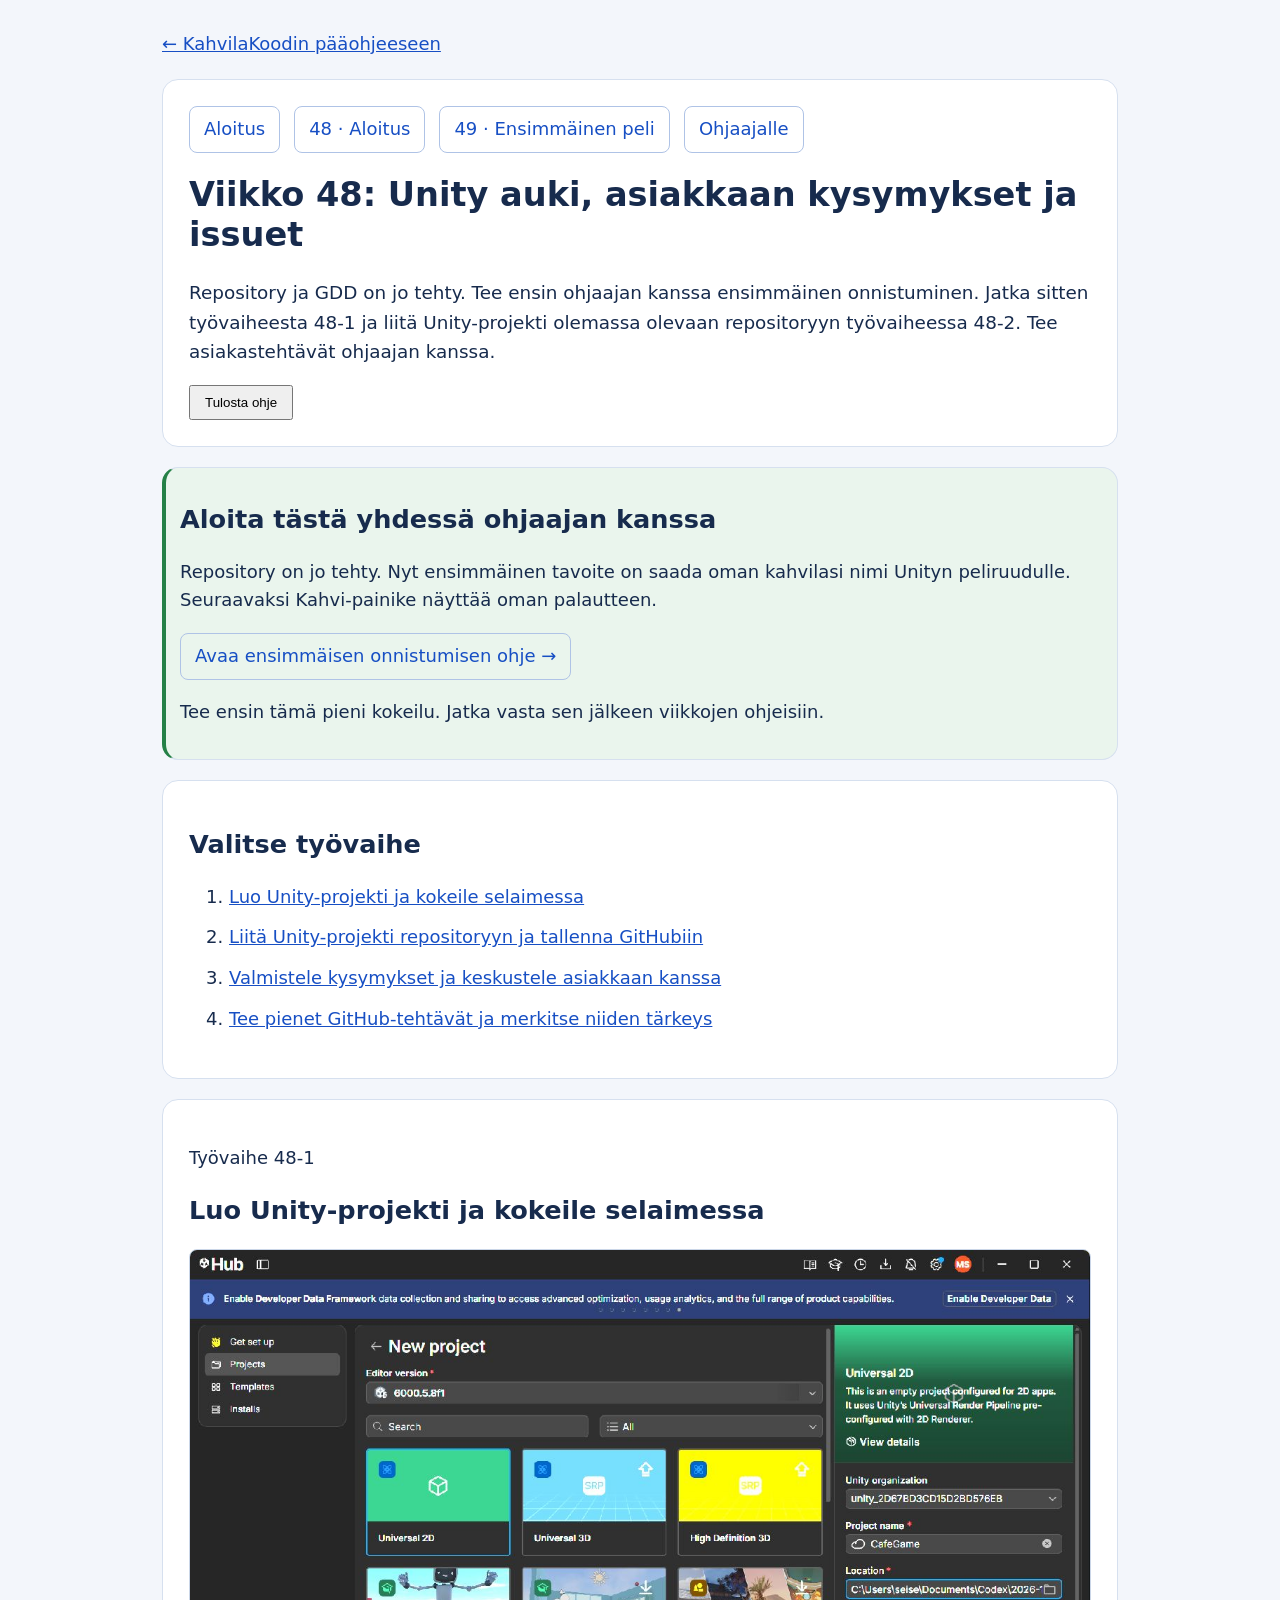
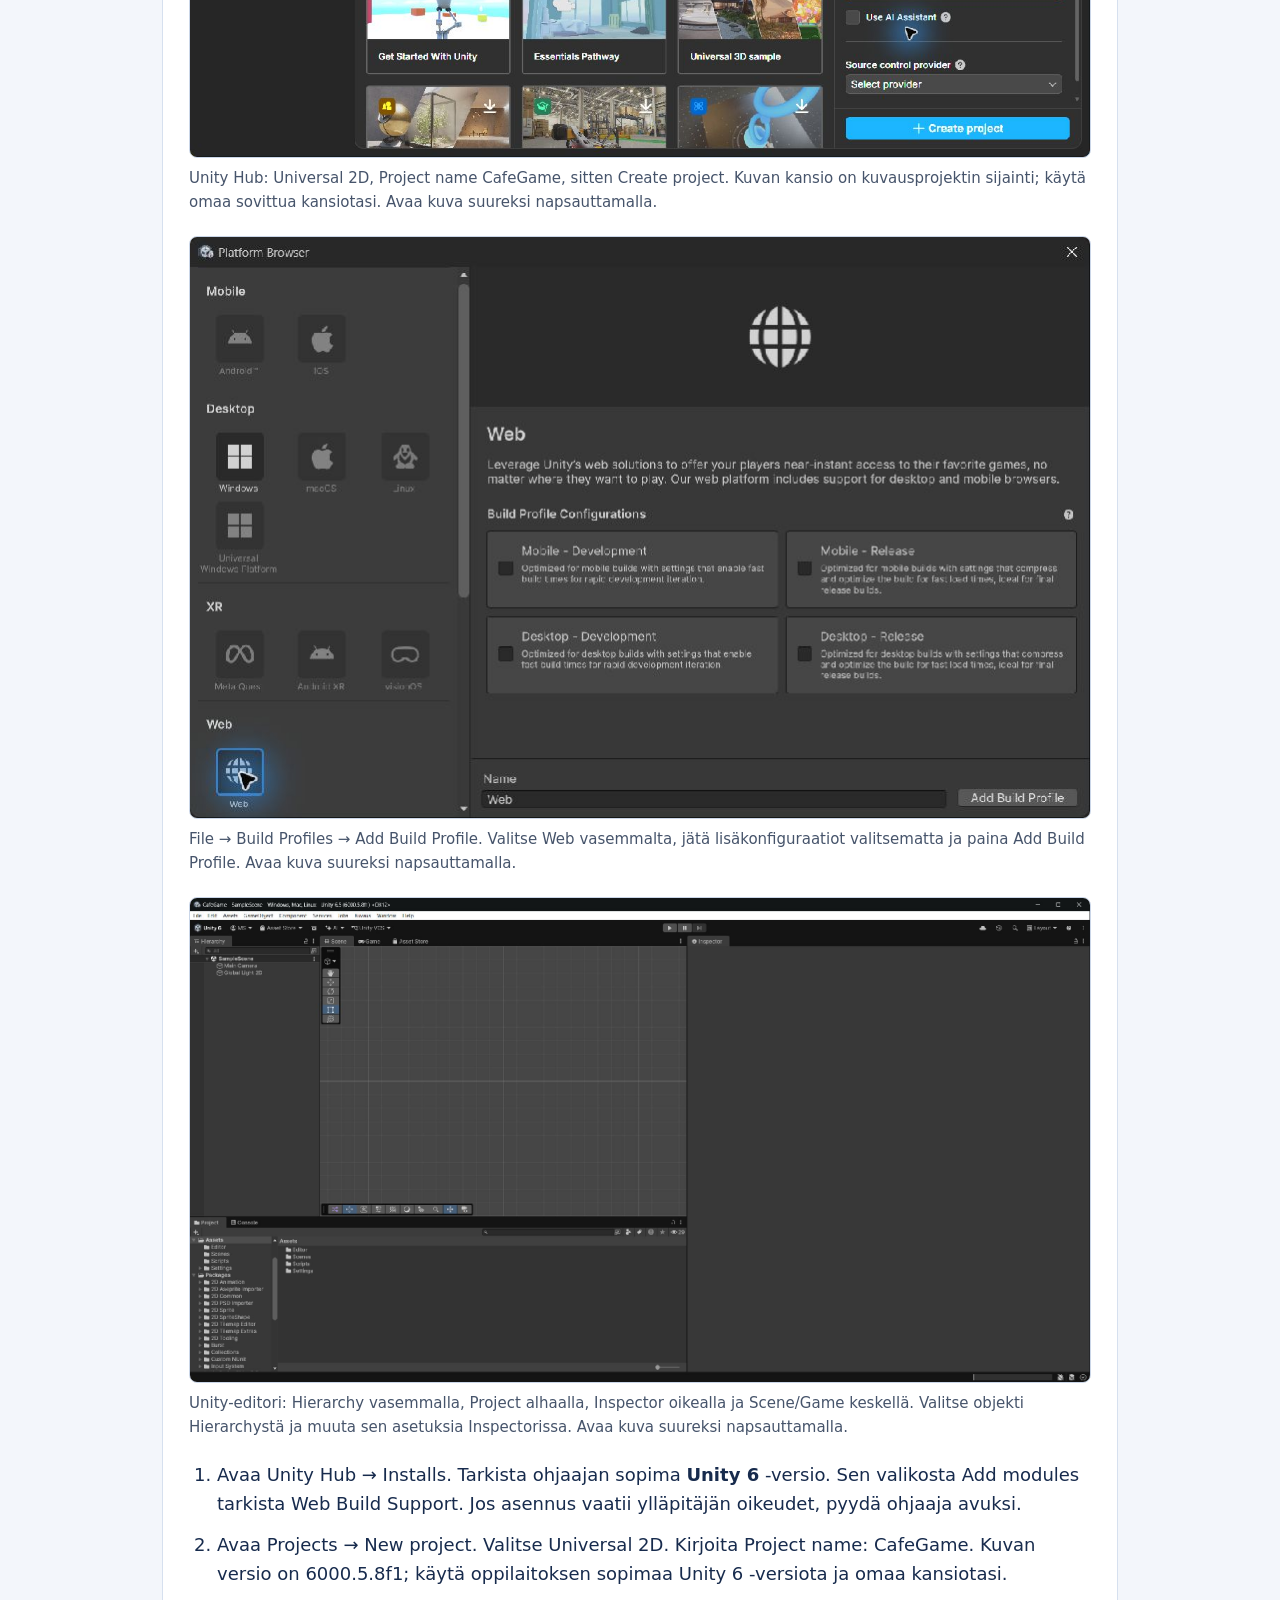
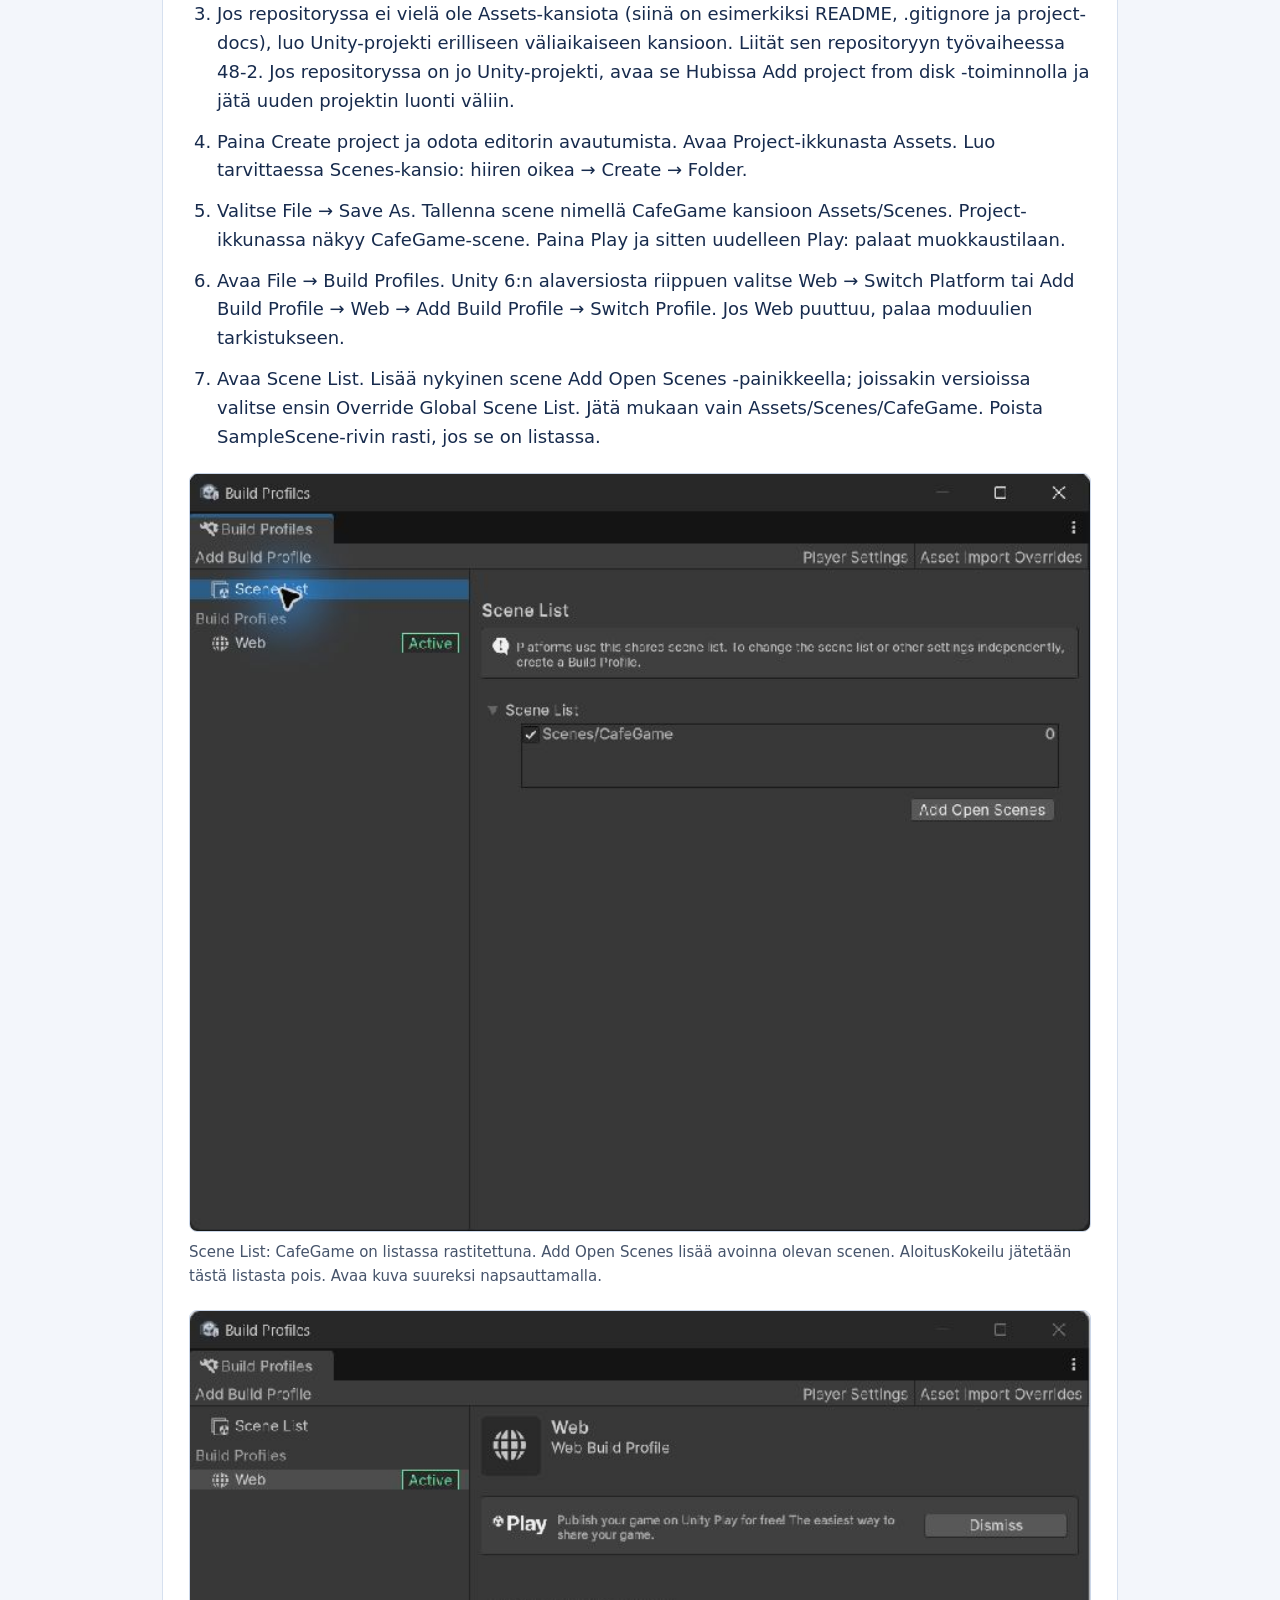
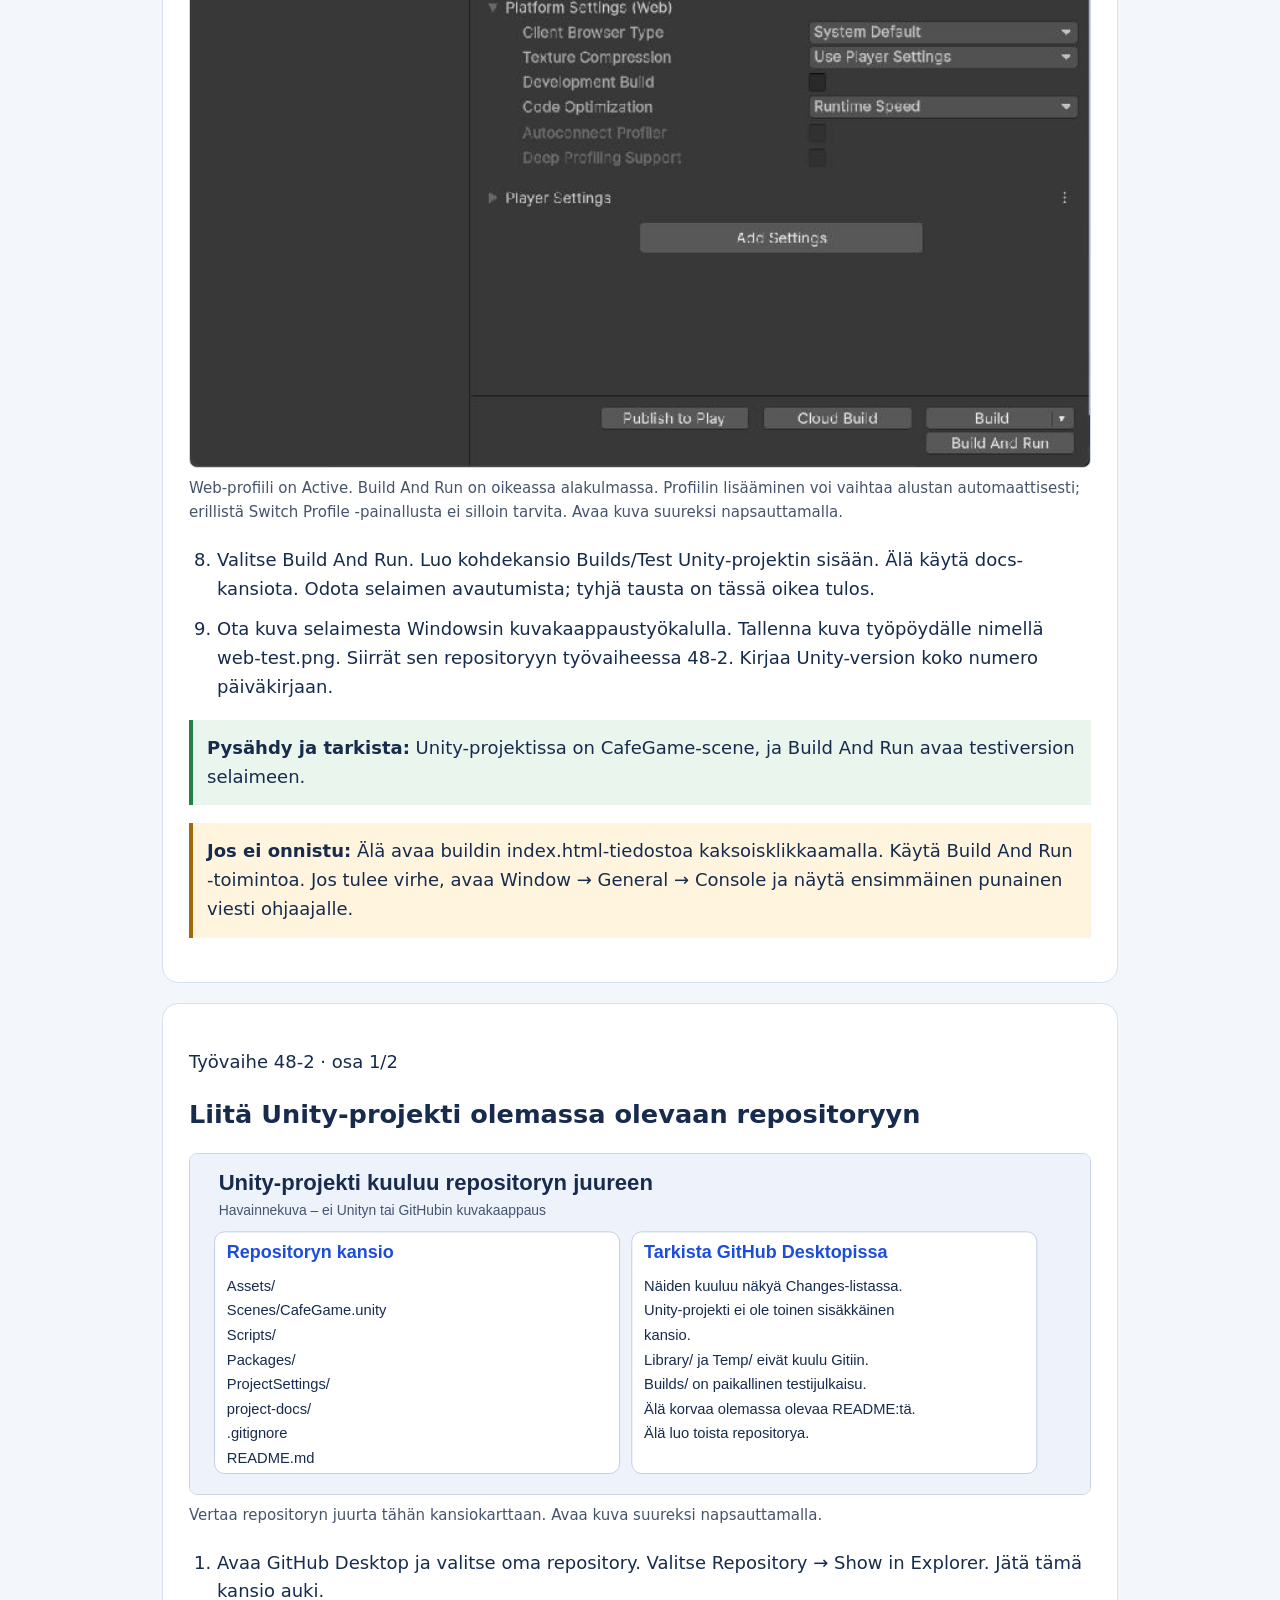
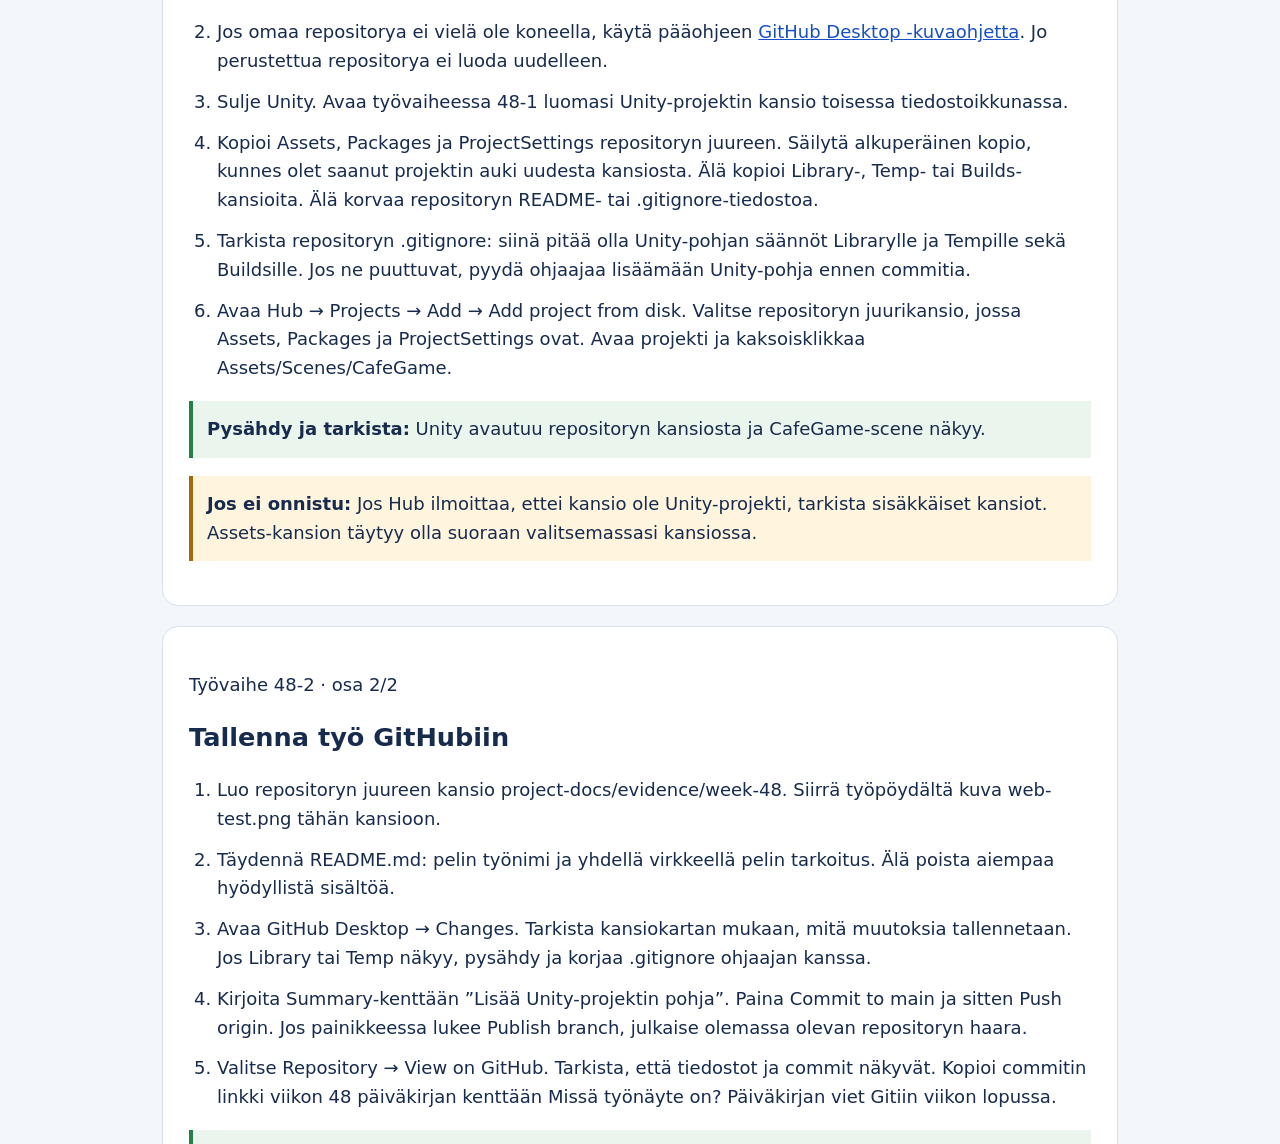
<file: tuki/viikko-43.html>
<!doctype html><html lang="fi"><head><meta charset="utf-8"><meta name="viewport" content="width=device-width,initial-scale=1"><meta http-equiv="refresh" content="0; url=viikko-48.html"><title>Viikon 48 tukiohje – KahvilaKoodi</title><link rel="stylesheet" href="tuki.css"></head><body><main><p>Tukiohje on siirtynyt uudelle viikolle. <a href="viikko-48.html">Avaa viikon 48 tukiohje →</a></p></main></body></html>
</file>
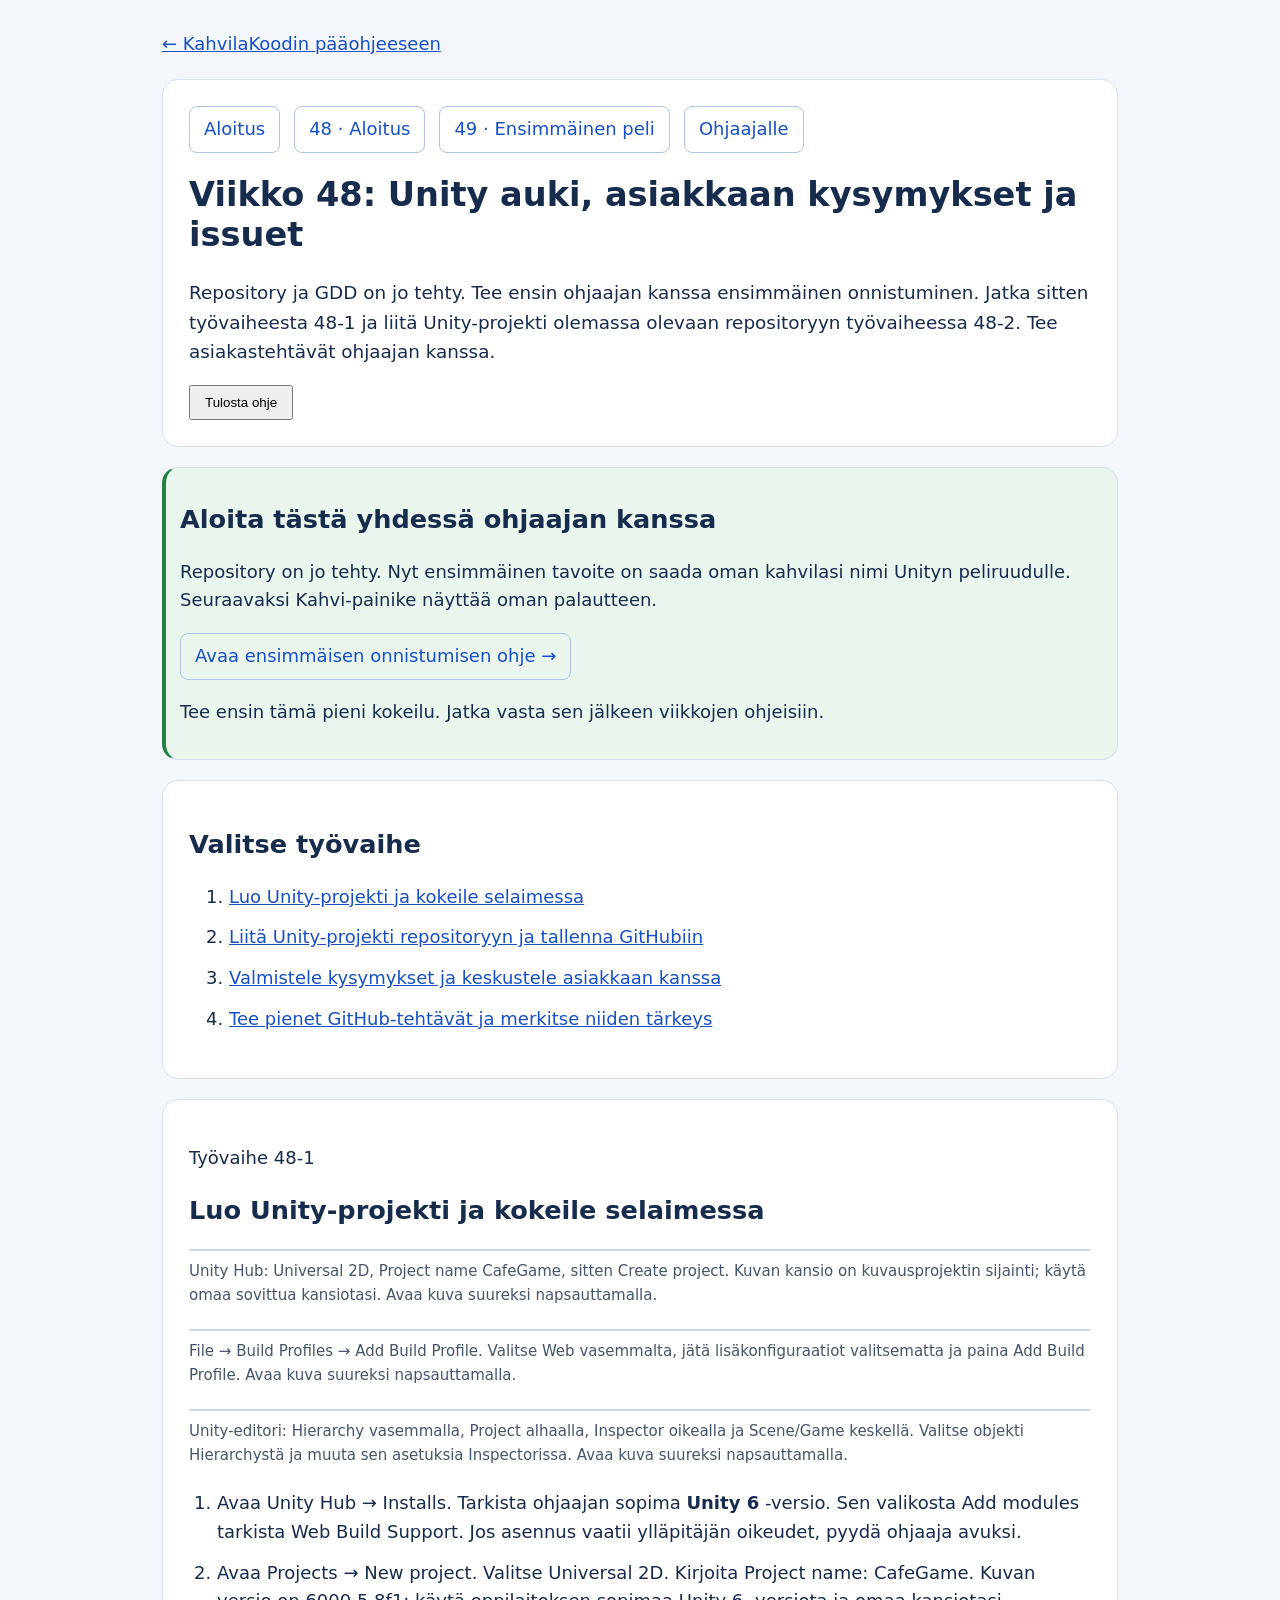
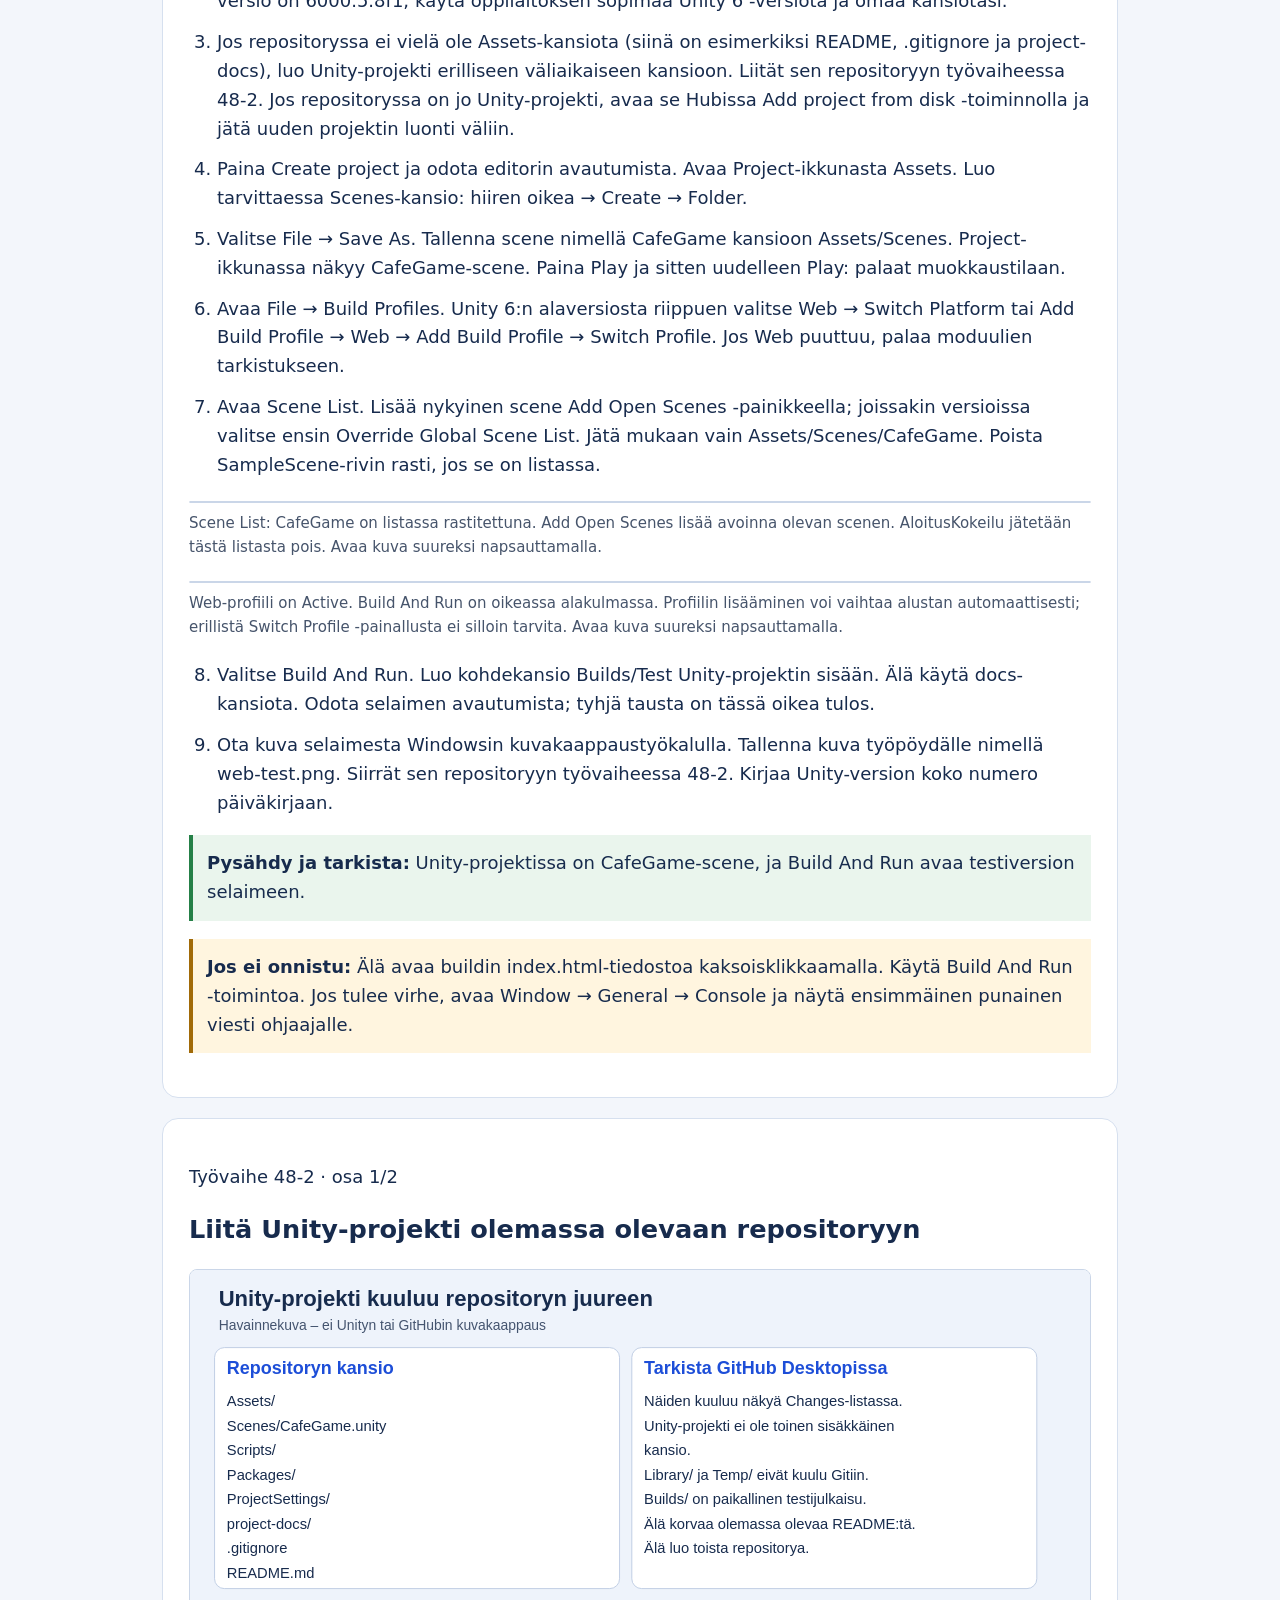
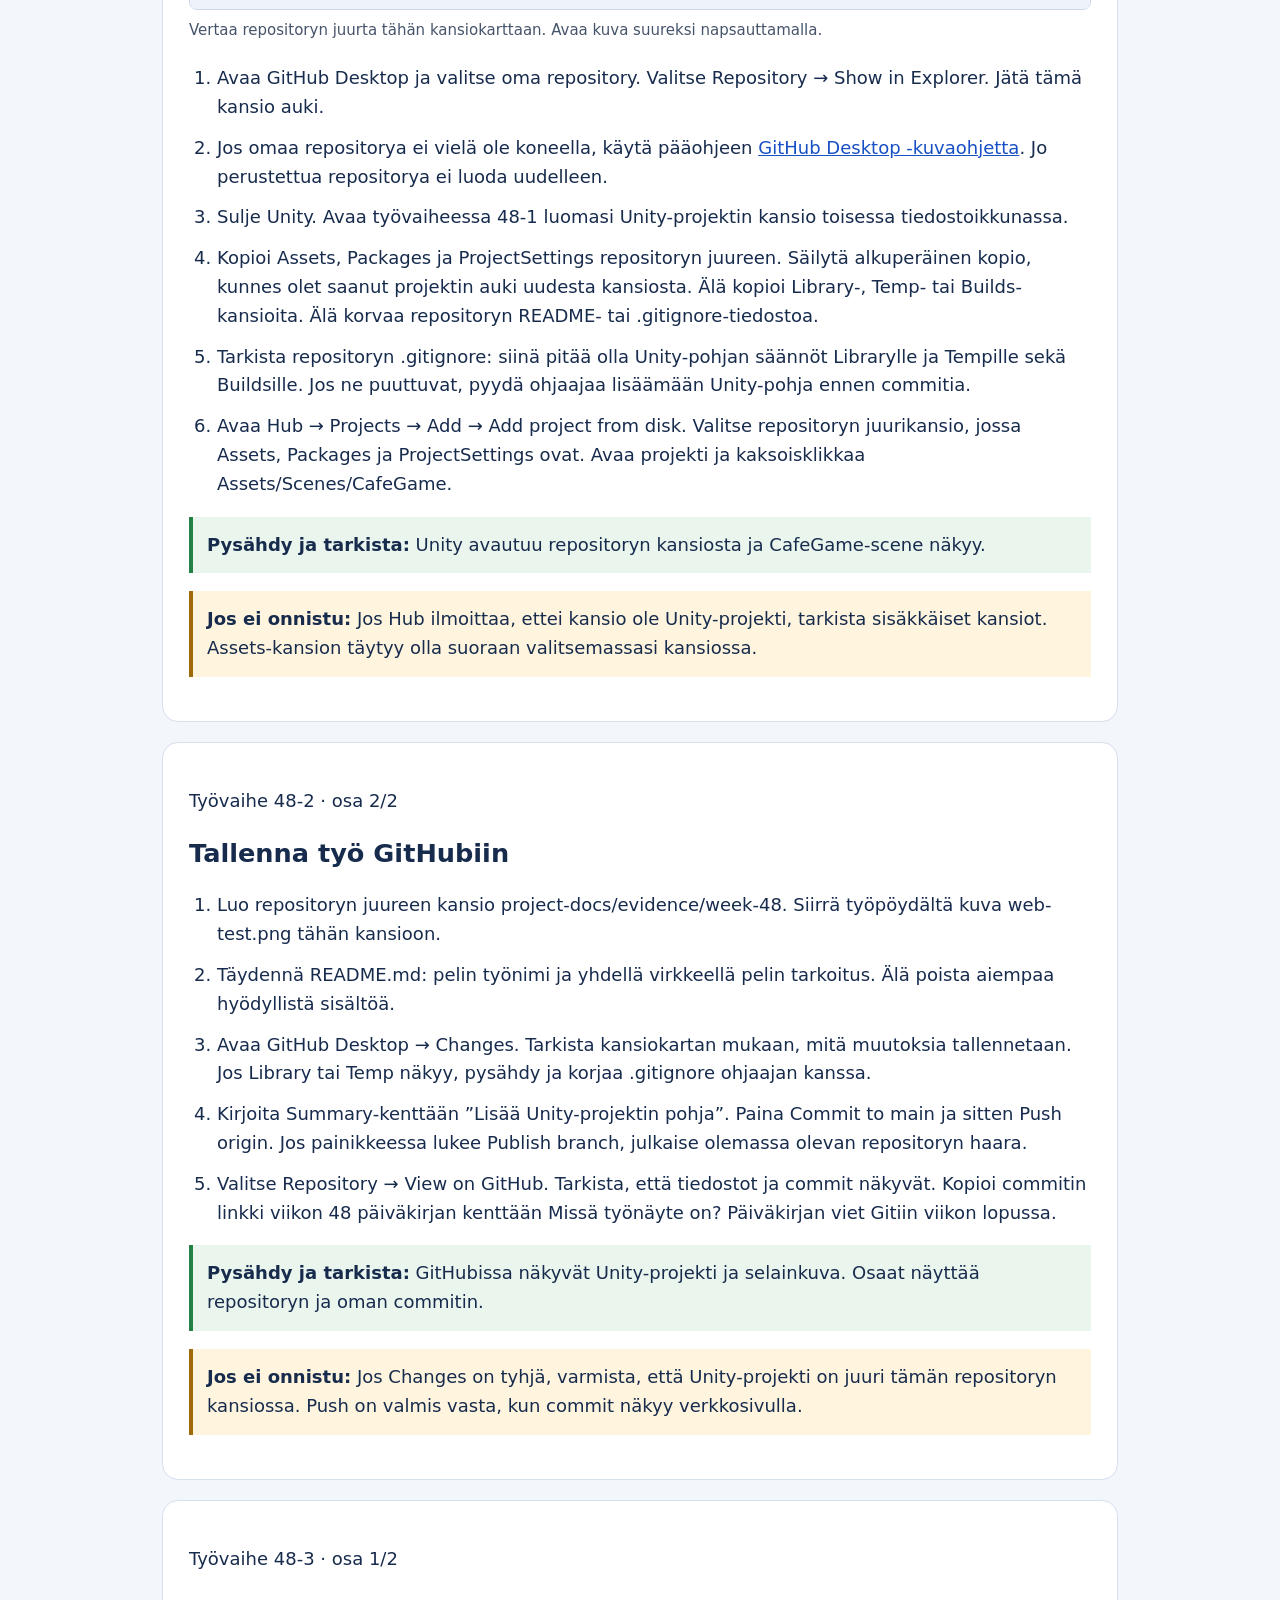
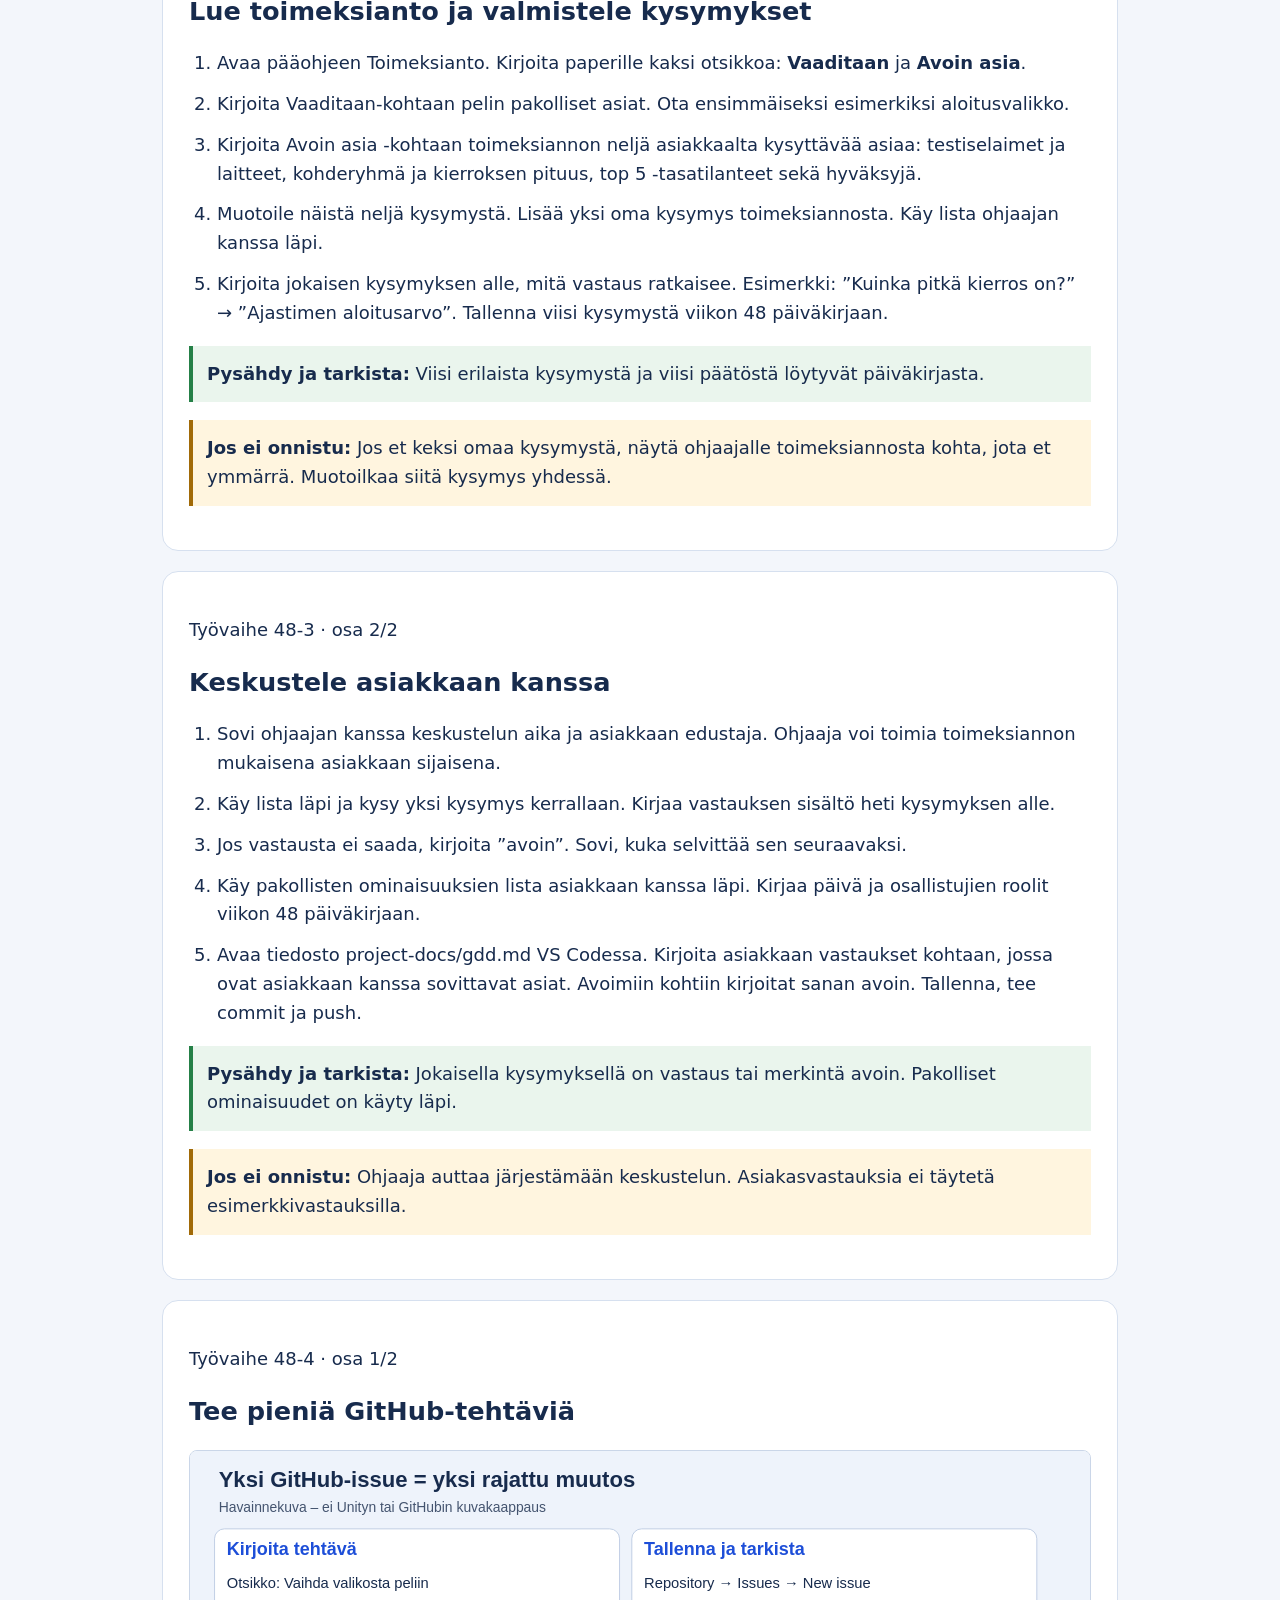
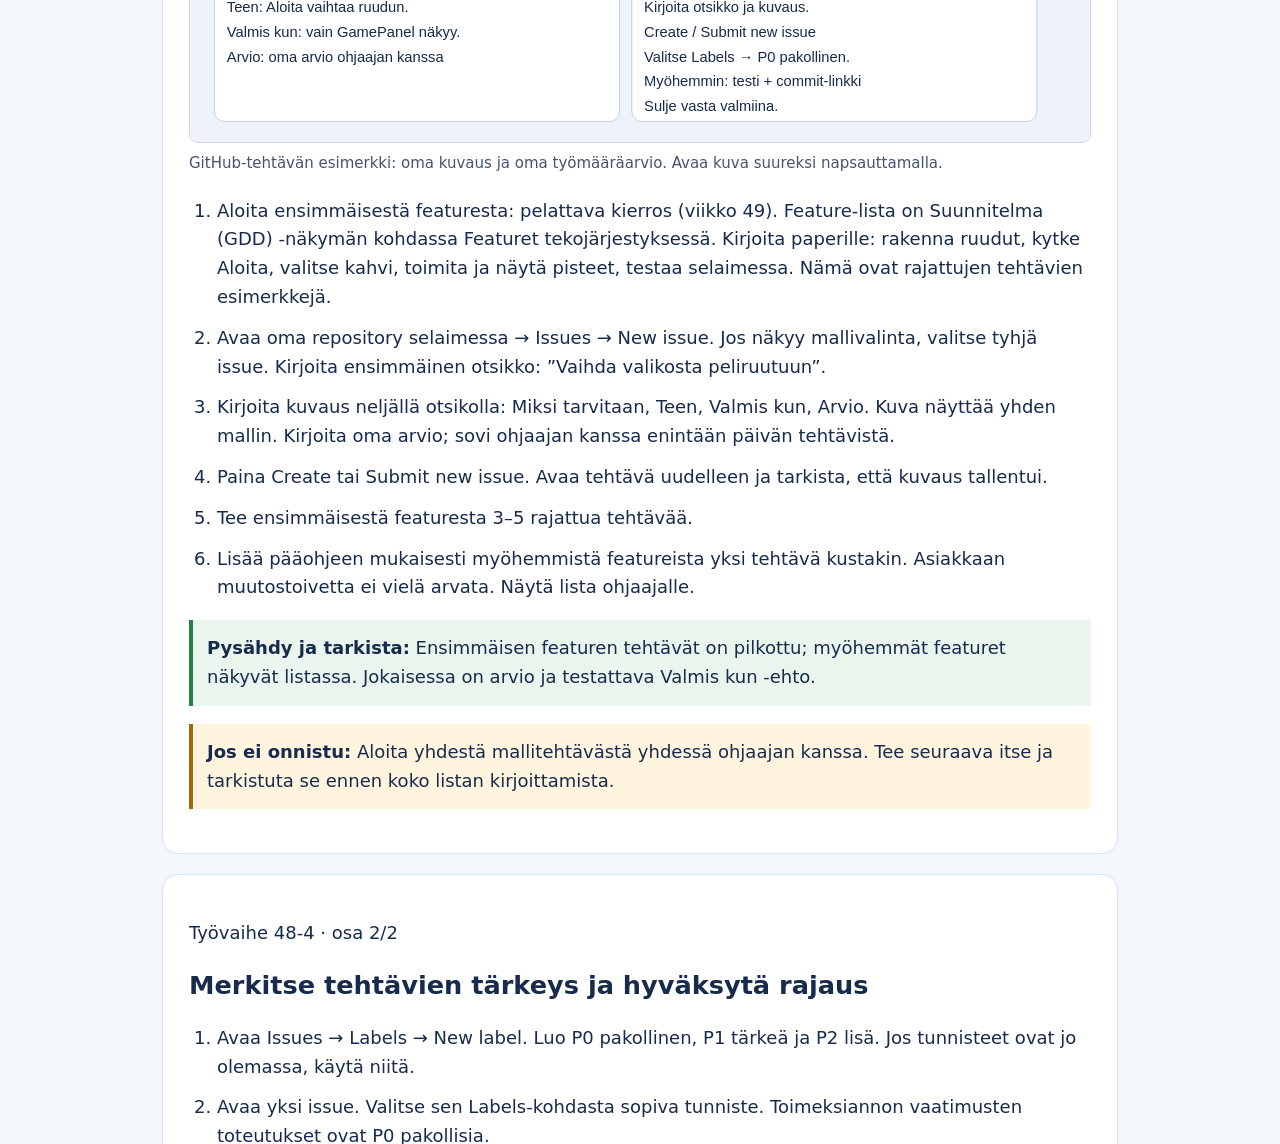
<file: tuki/viikko-44.html>
<!doctype html><html lang="fi"><head><meta charset="utf-8"><meta name="viewport" content="width=device-width,initial-scale=1"><meta http-equiv="refresh" content="0; url=viikko-48.html#48-4"><title>Viikon 48 tukiohje – KahvilaKoodi</title><link rel="stylesheet" href="tuki.css"></head><body><main><p>Tukiohje on siirtynyt uudelle viikolle. <a href="viikko-48.html#48-4">Avaa viikon 48 tukiohje →</a></p></main></body></html>
</file>
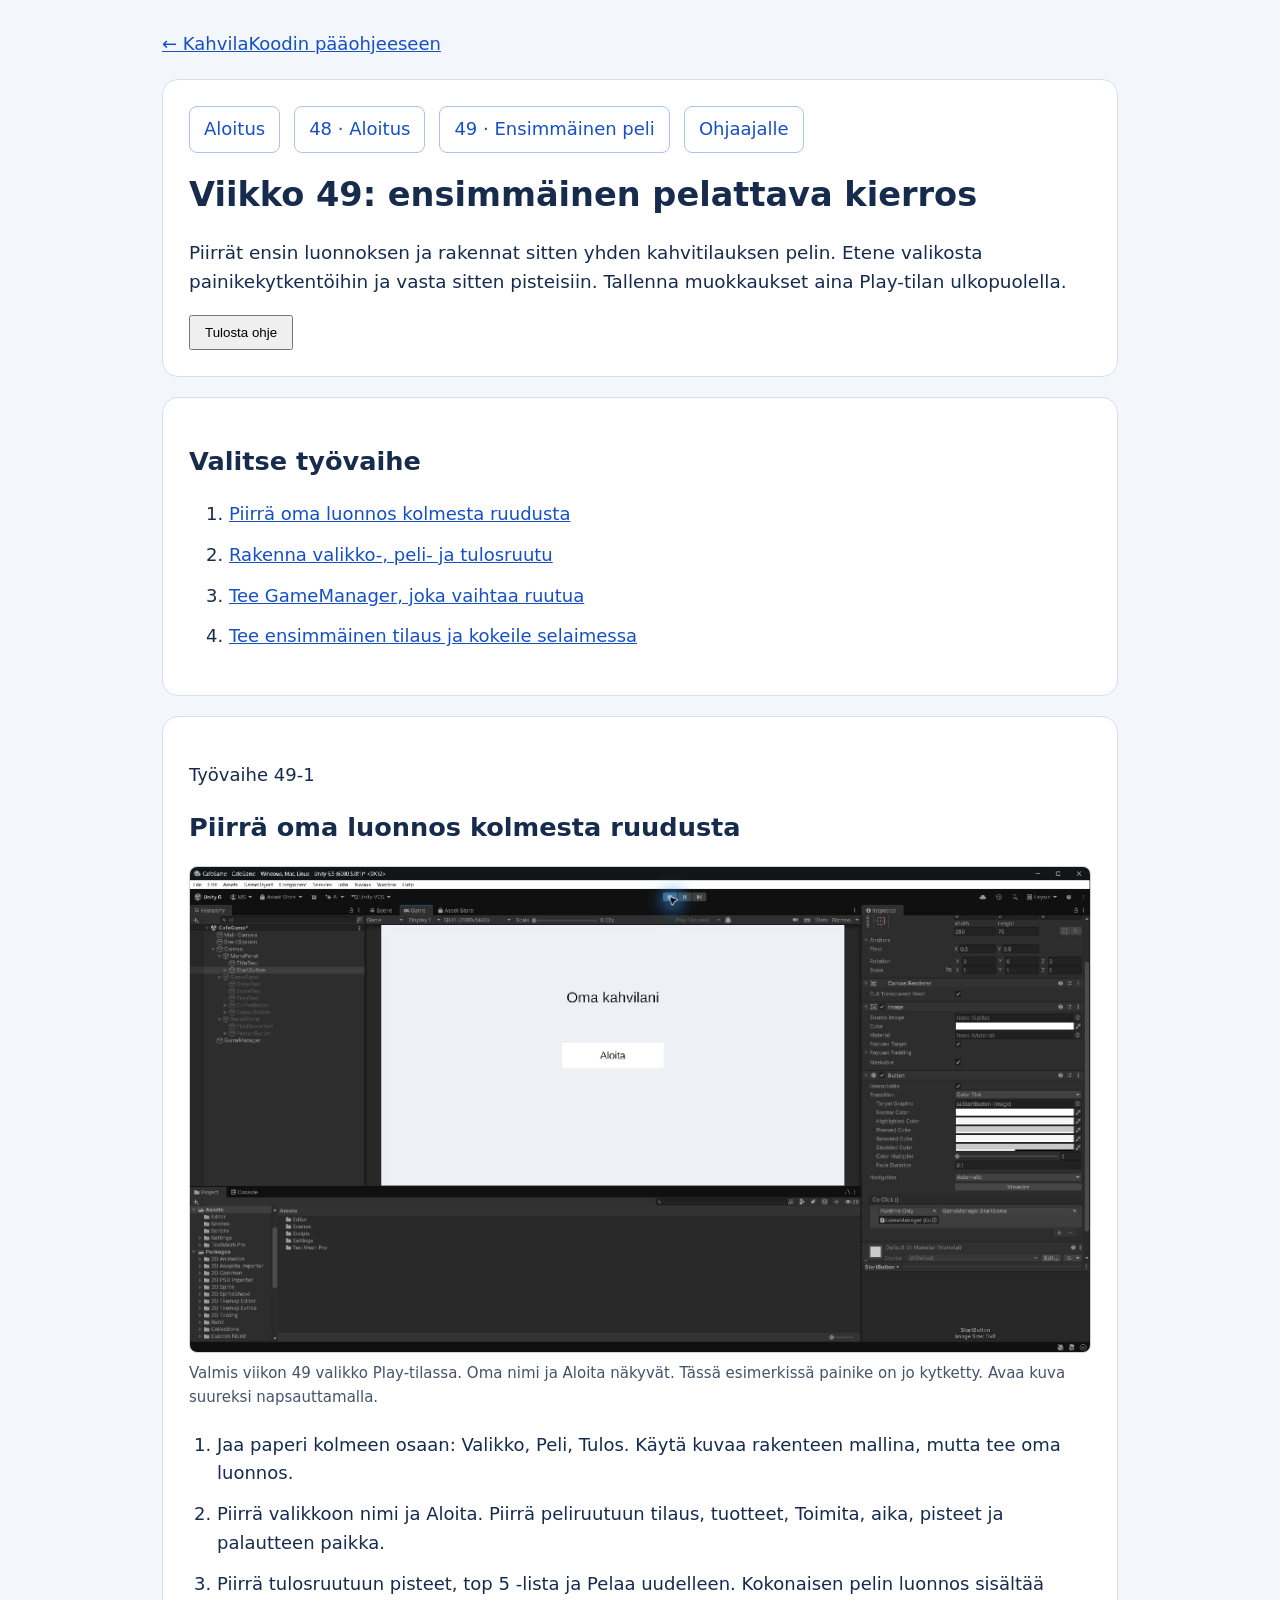
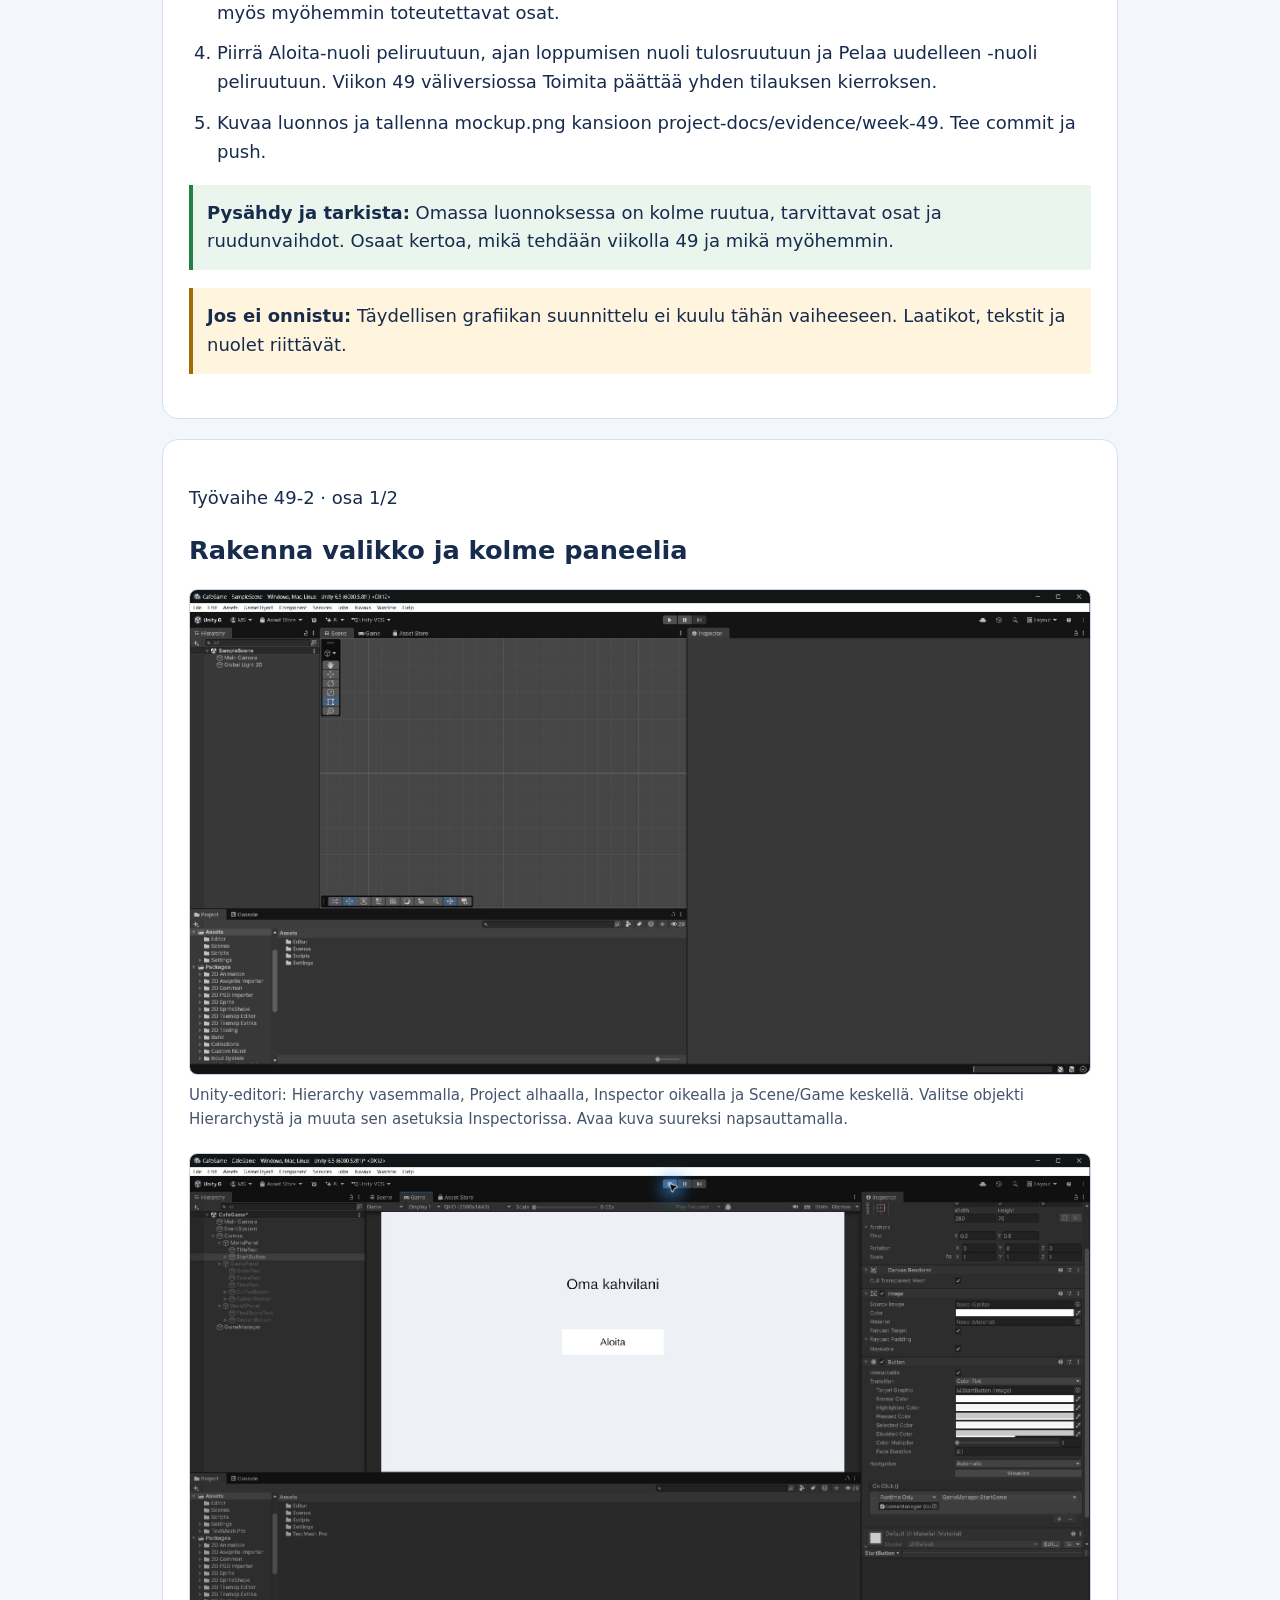
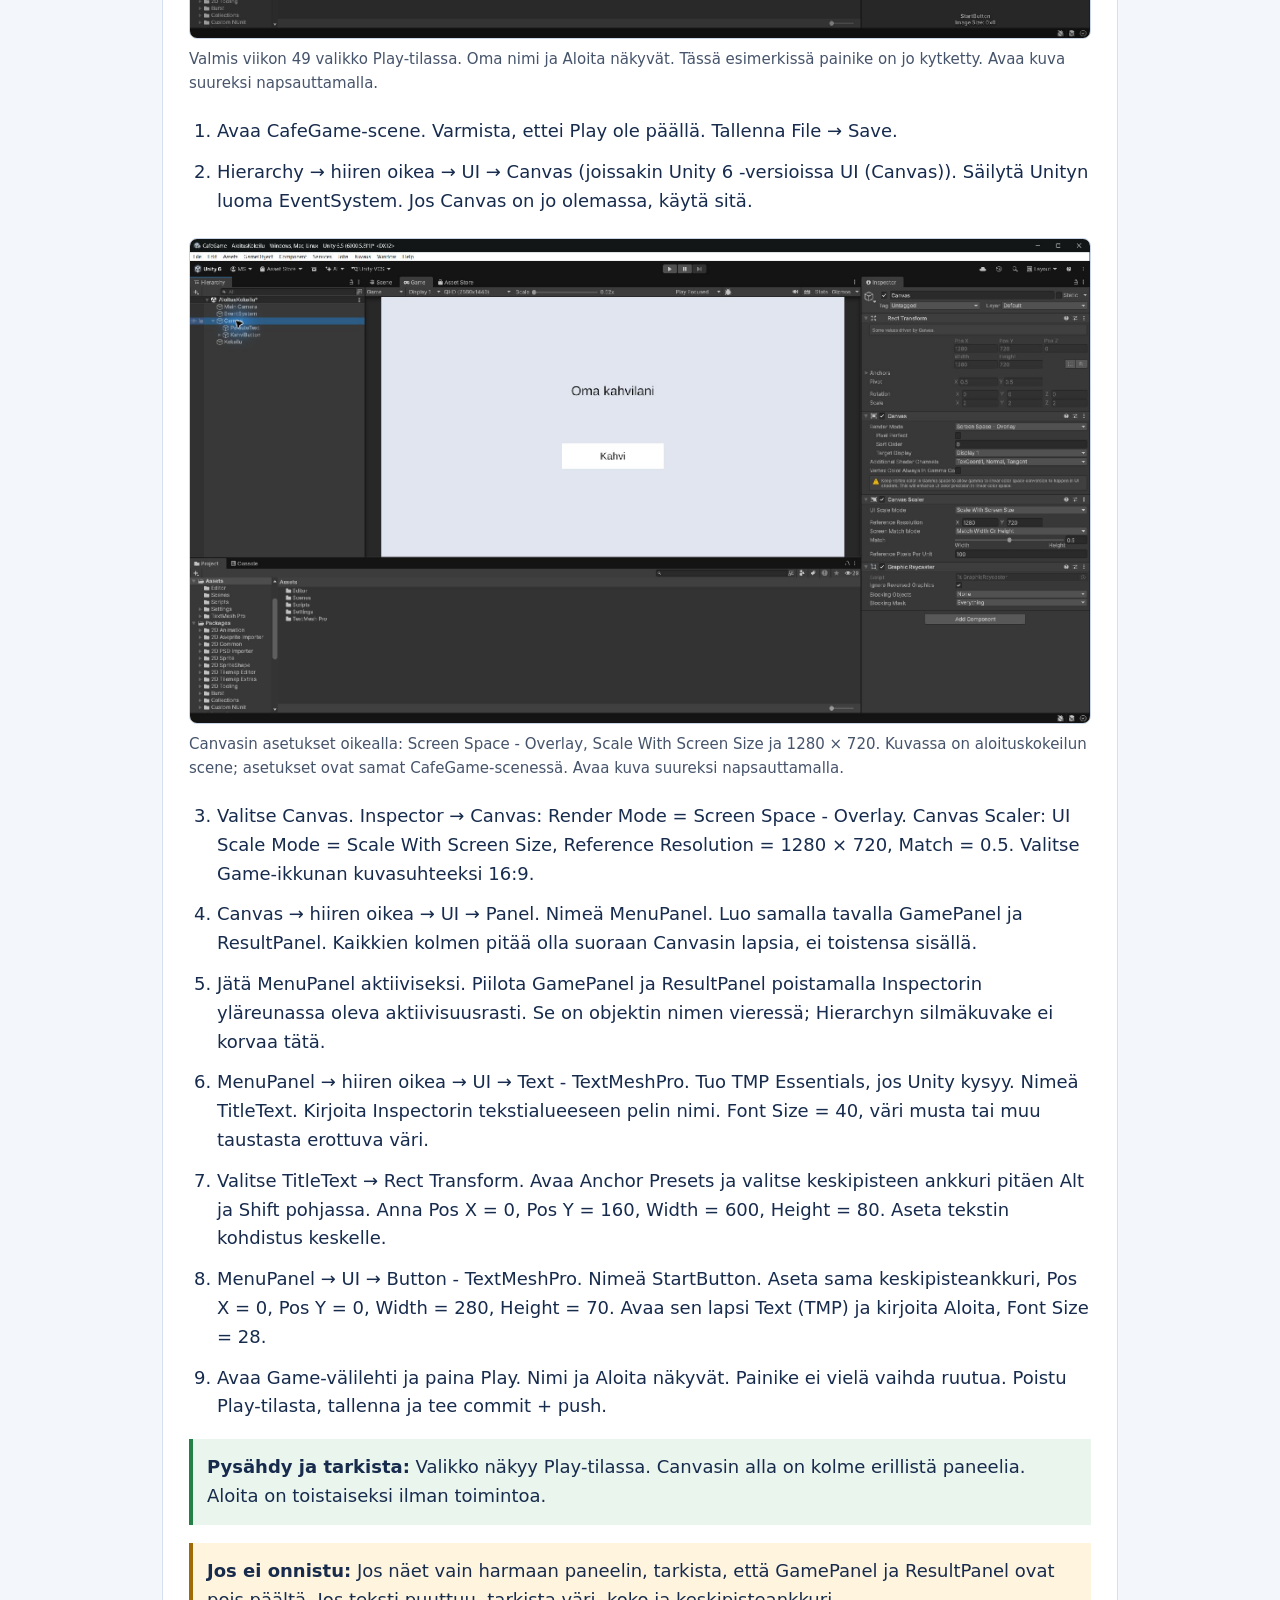
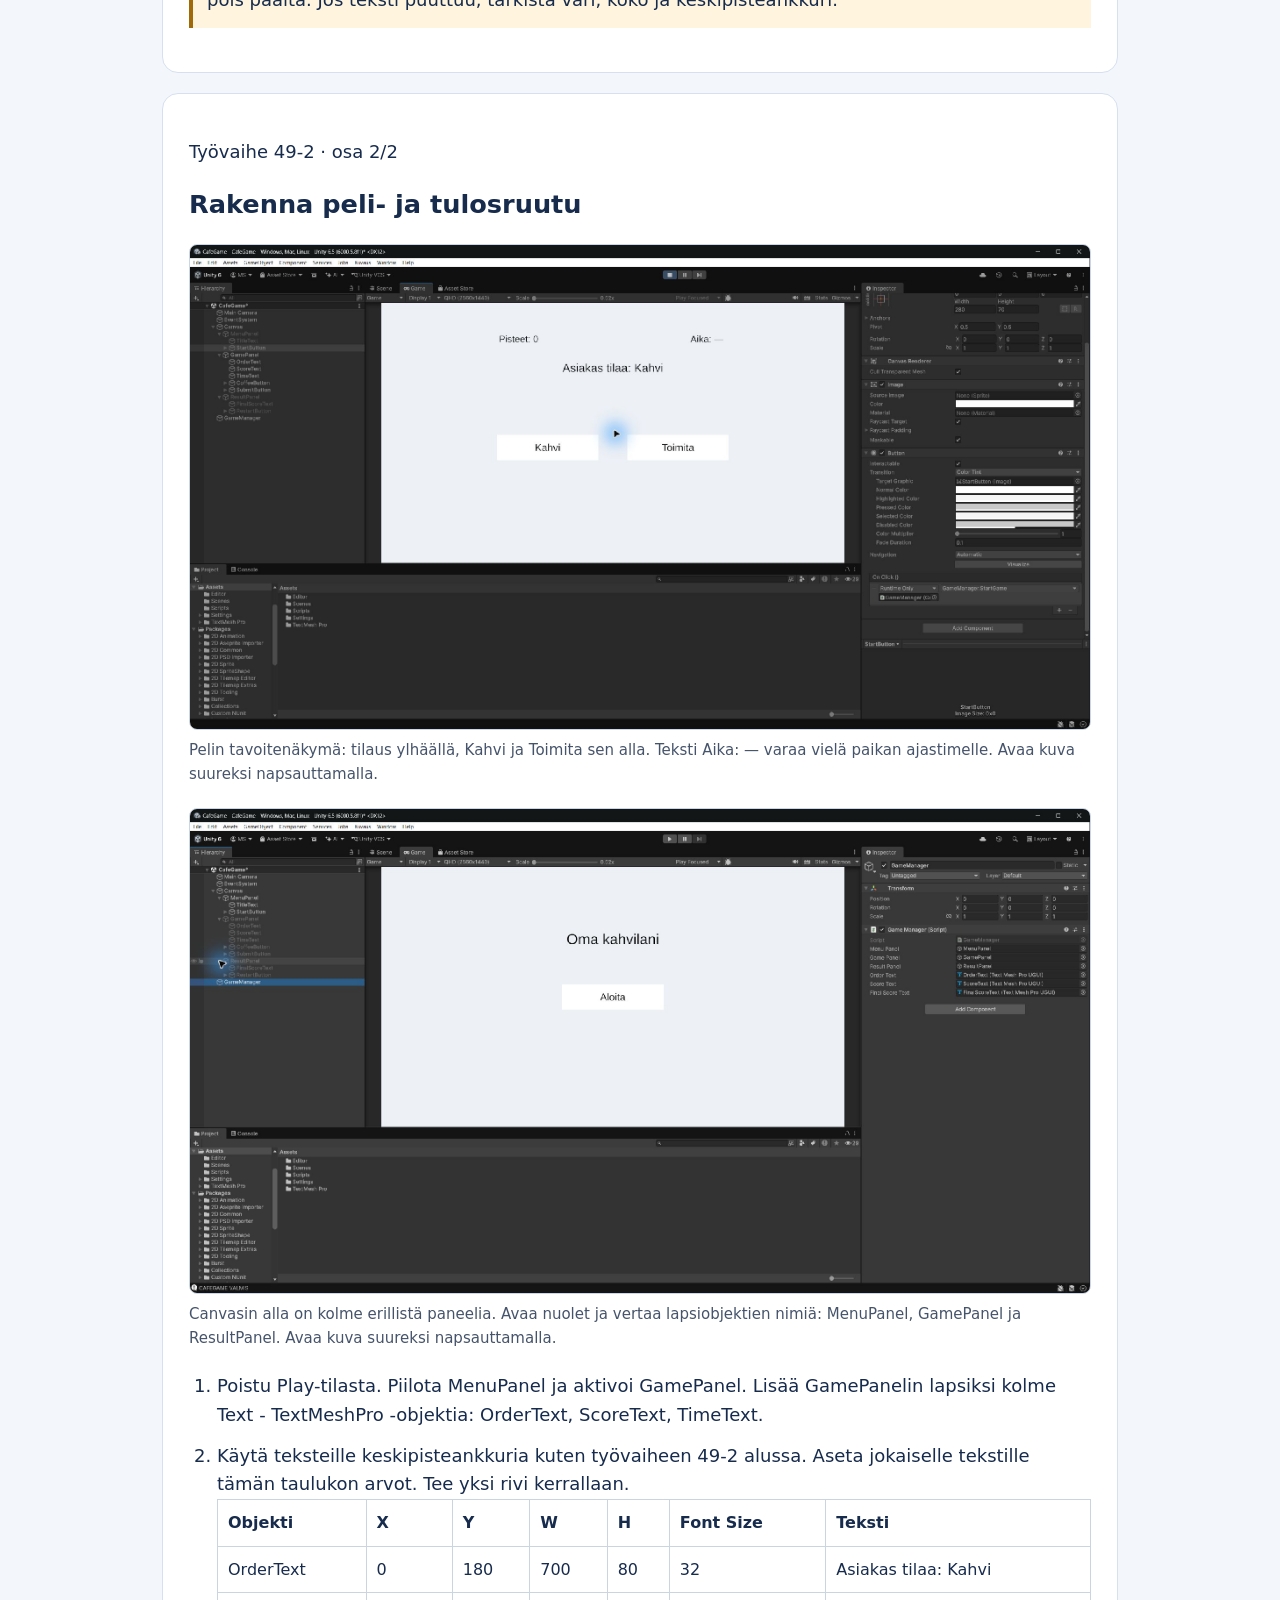
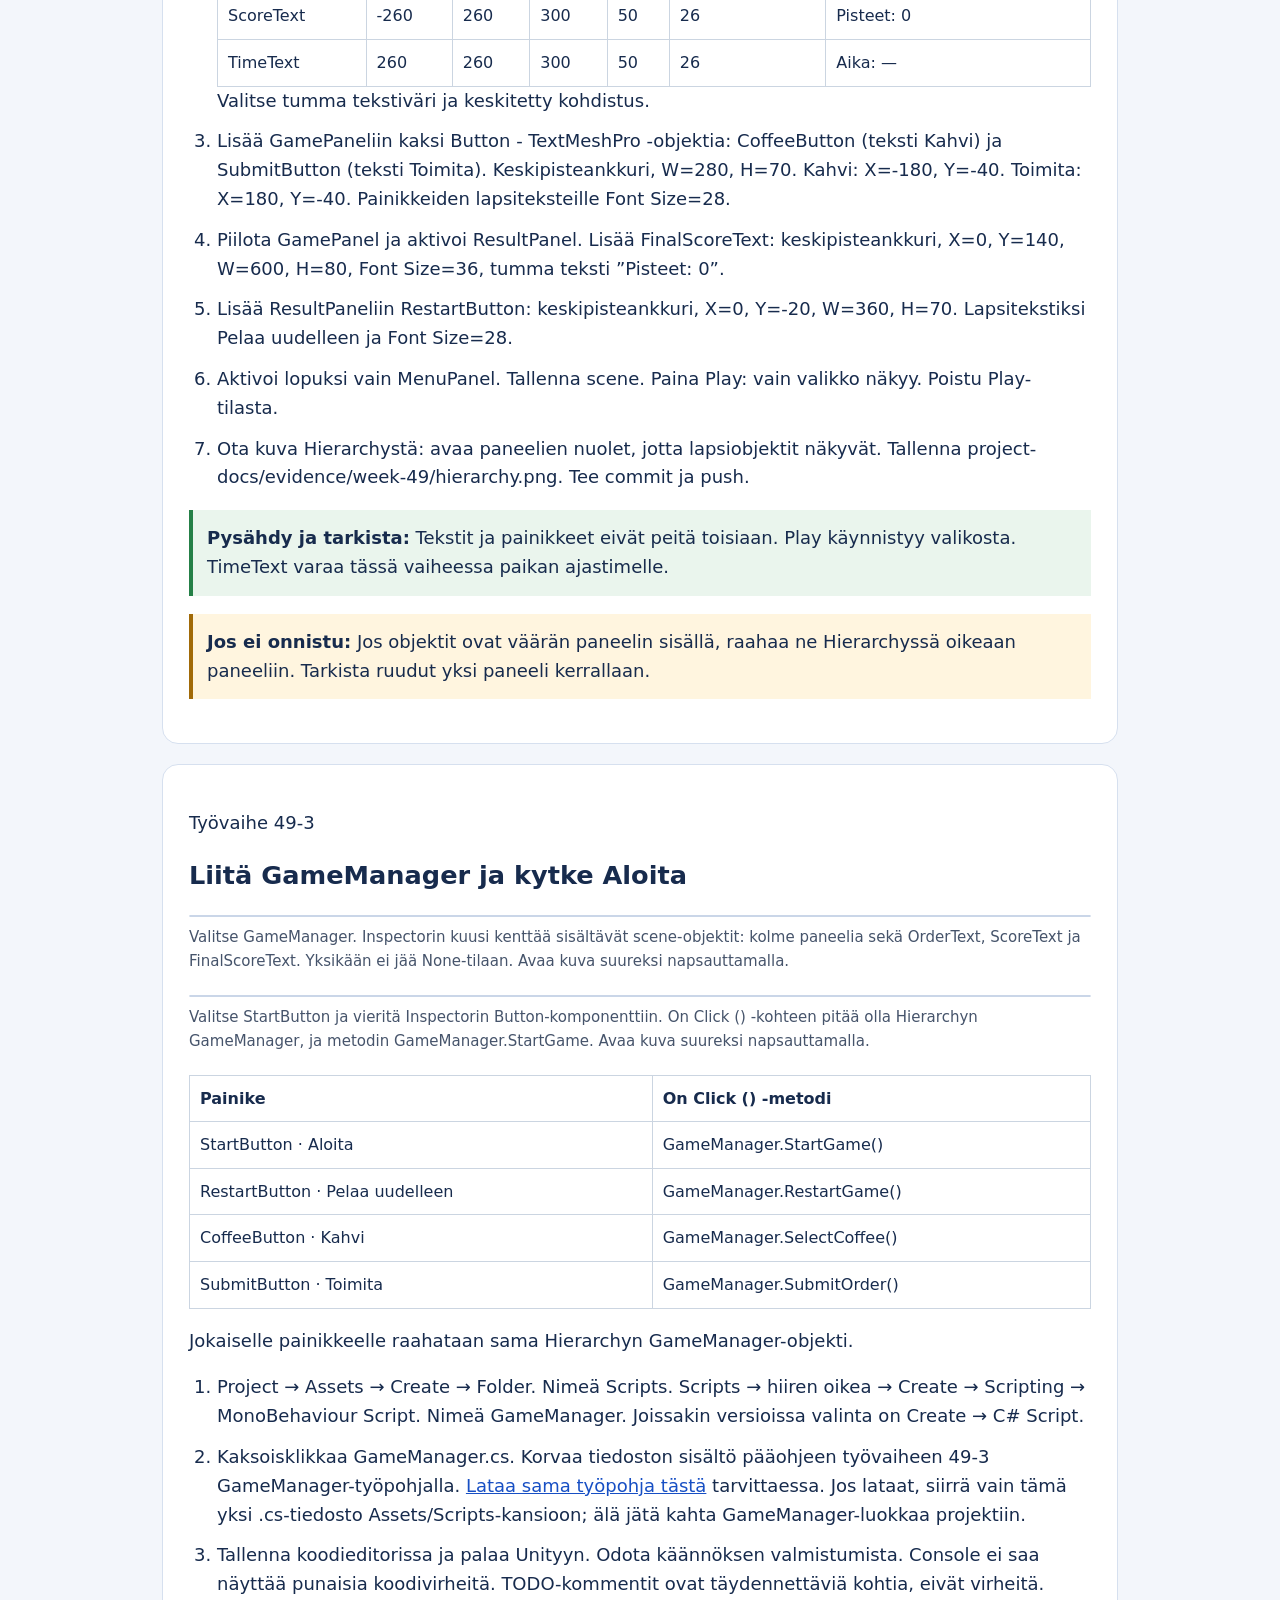
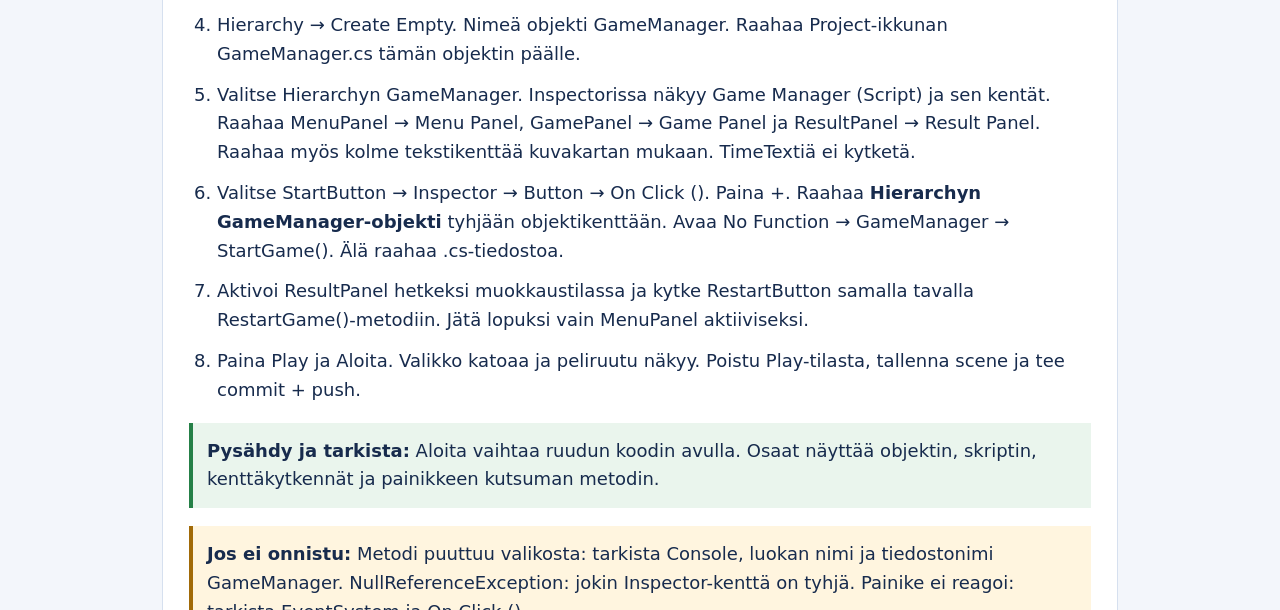
<file: tuki/viikko-45.html>
<!doctype html><html lang="fi"><head><meta charset="utf-8"><meta name="viewport" content="width=device-width,initial-scale=1"><meta http-equiv="refresh" content="0; url=viikko-49.html"><title>Viikon 49 tukiohje – KahvilaKoodi</title><link rel="stylesheet" href="tuki.css"></head><body><main><p>Tukiohje on siirtynyt uudelle viikolle. <a href="viikko-49.html">Avaa viikon 49 tukiohje →</a></p></main></body></html>
</file>
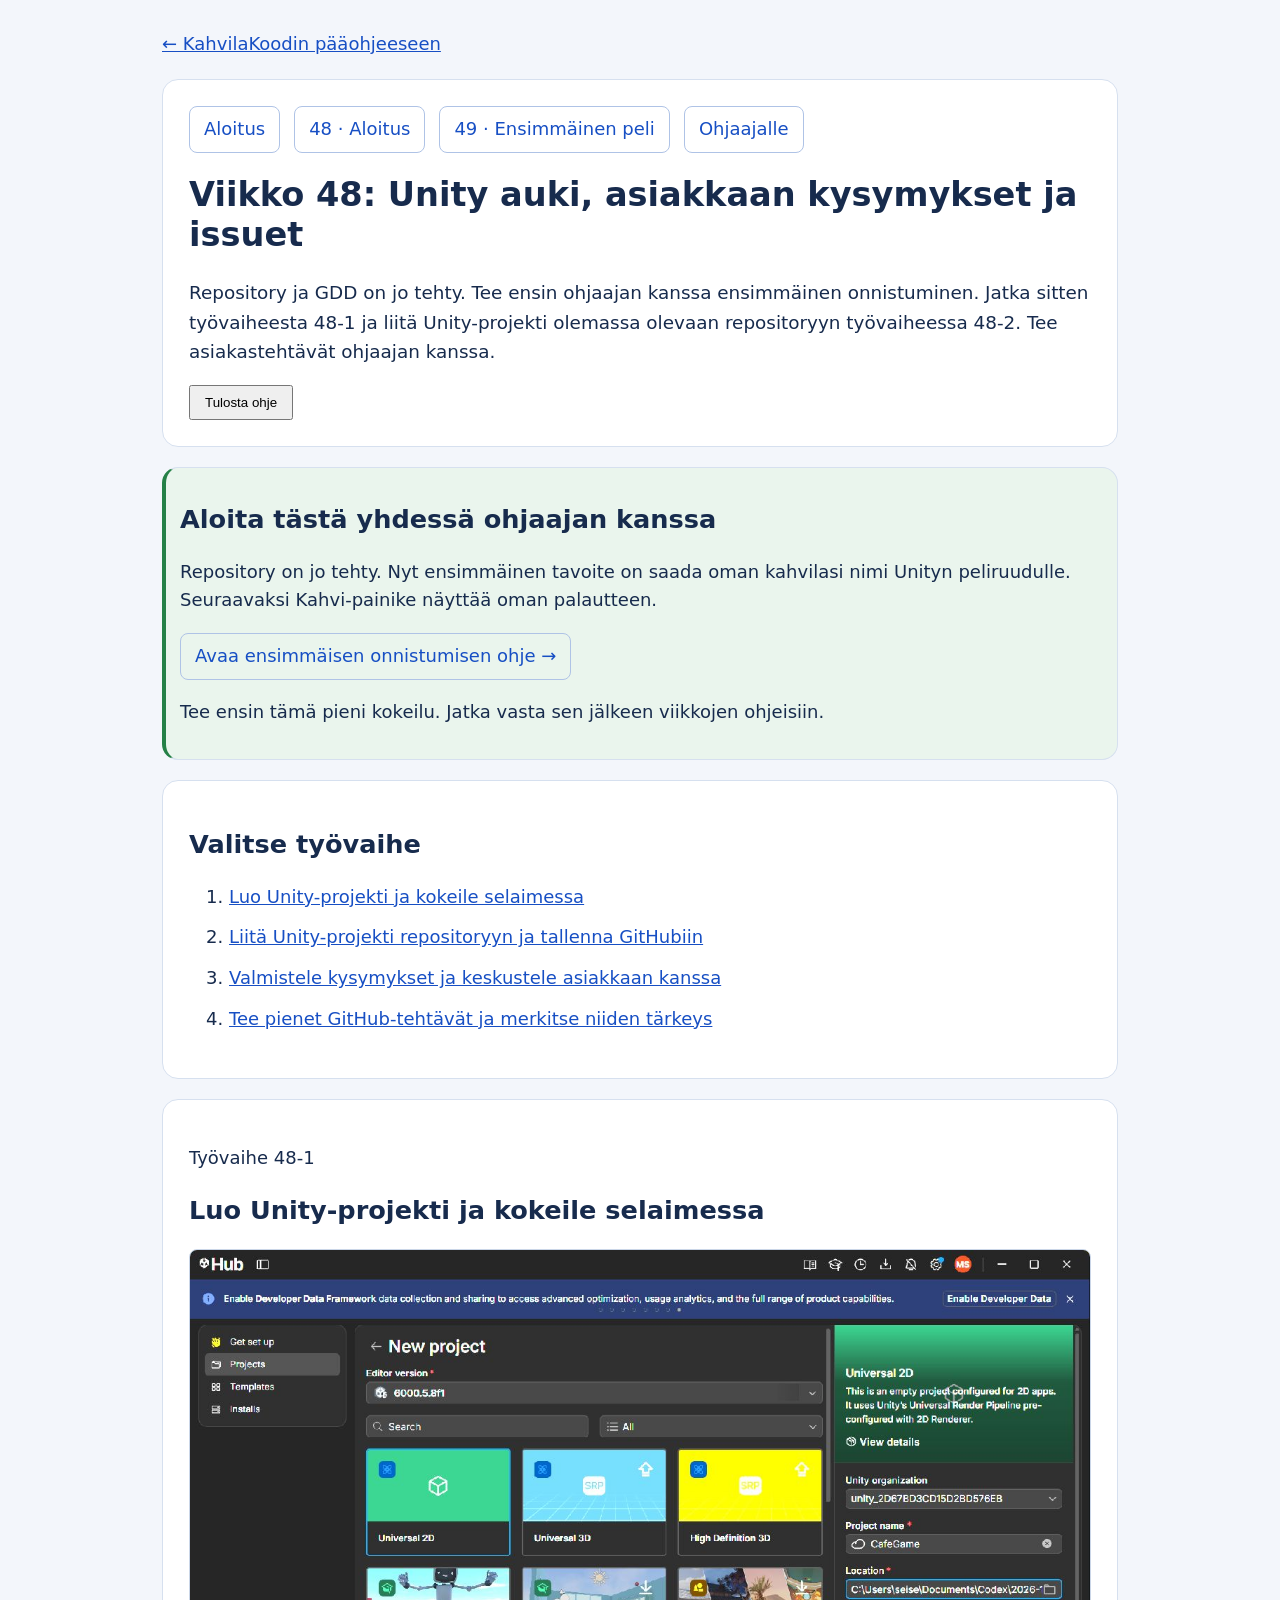
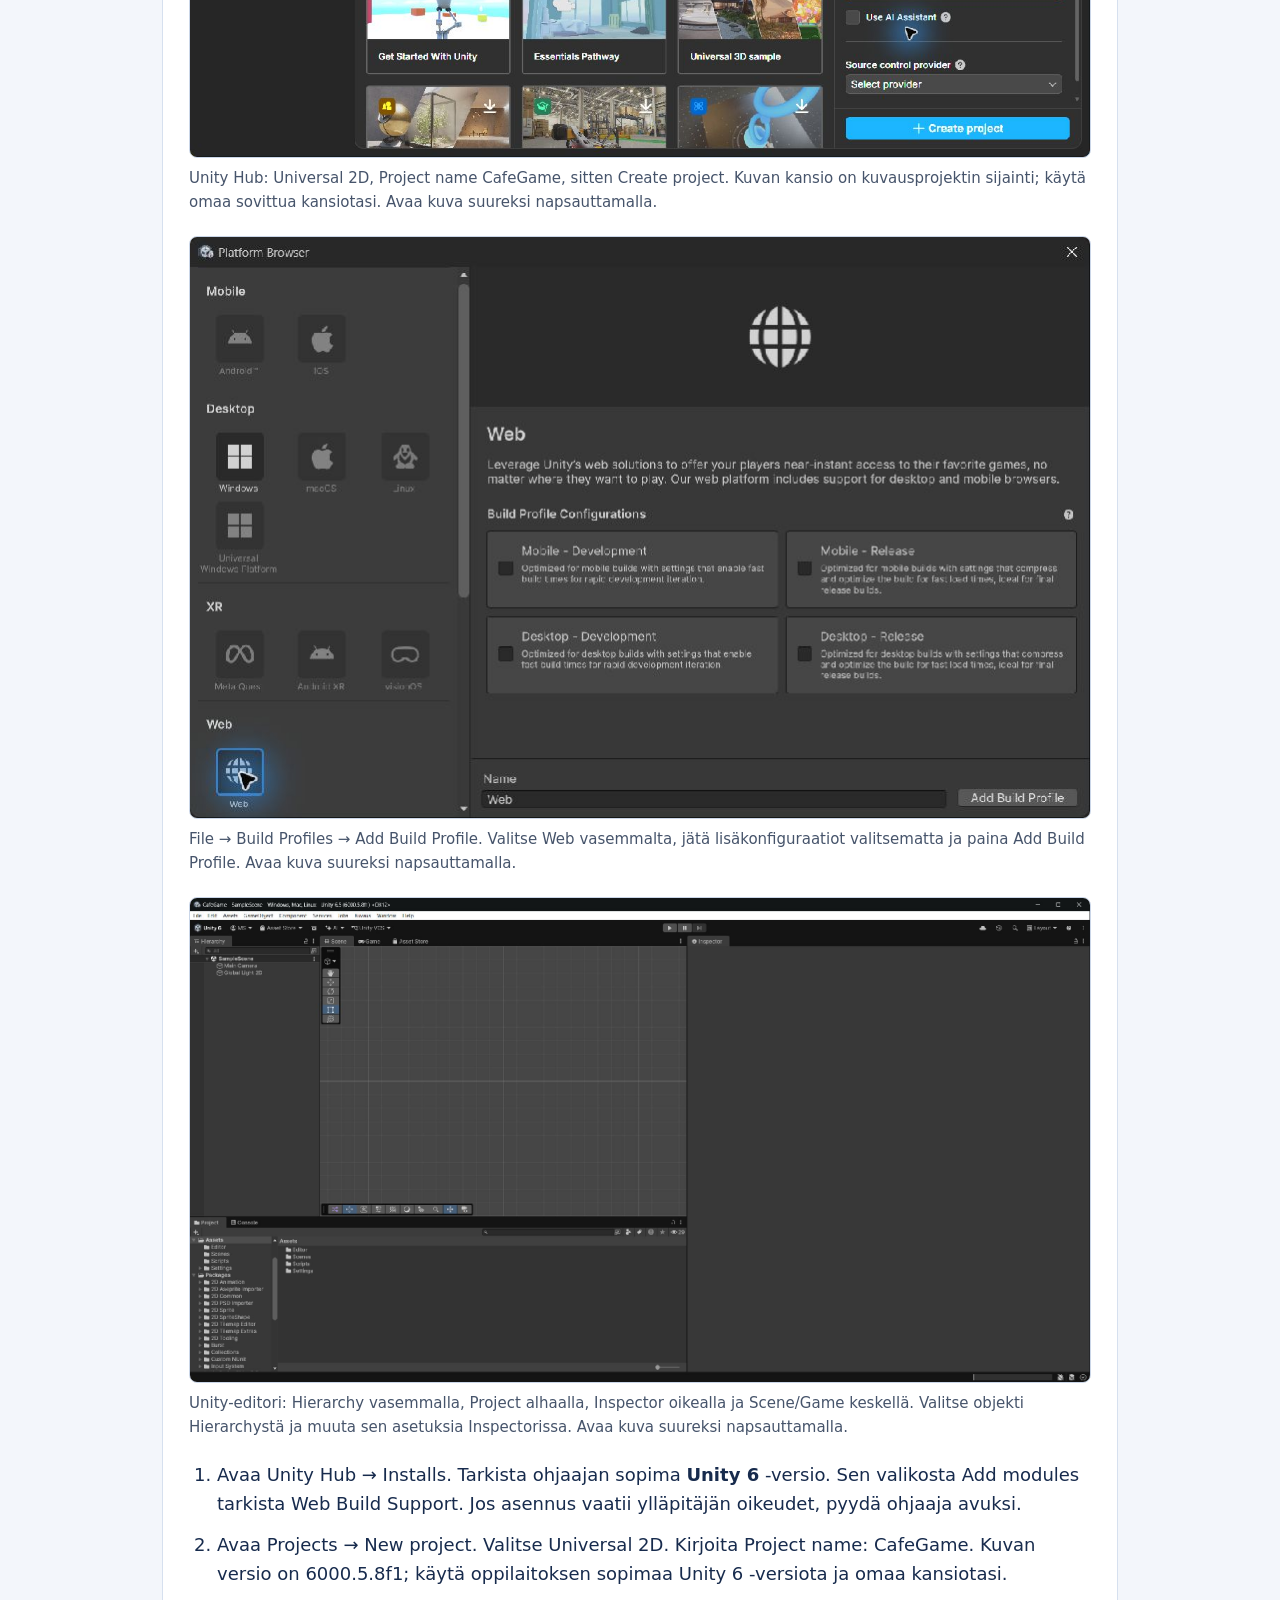
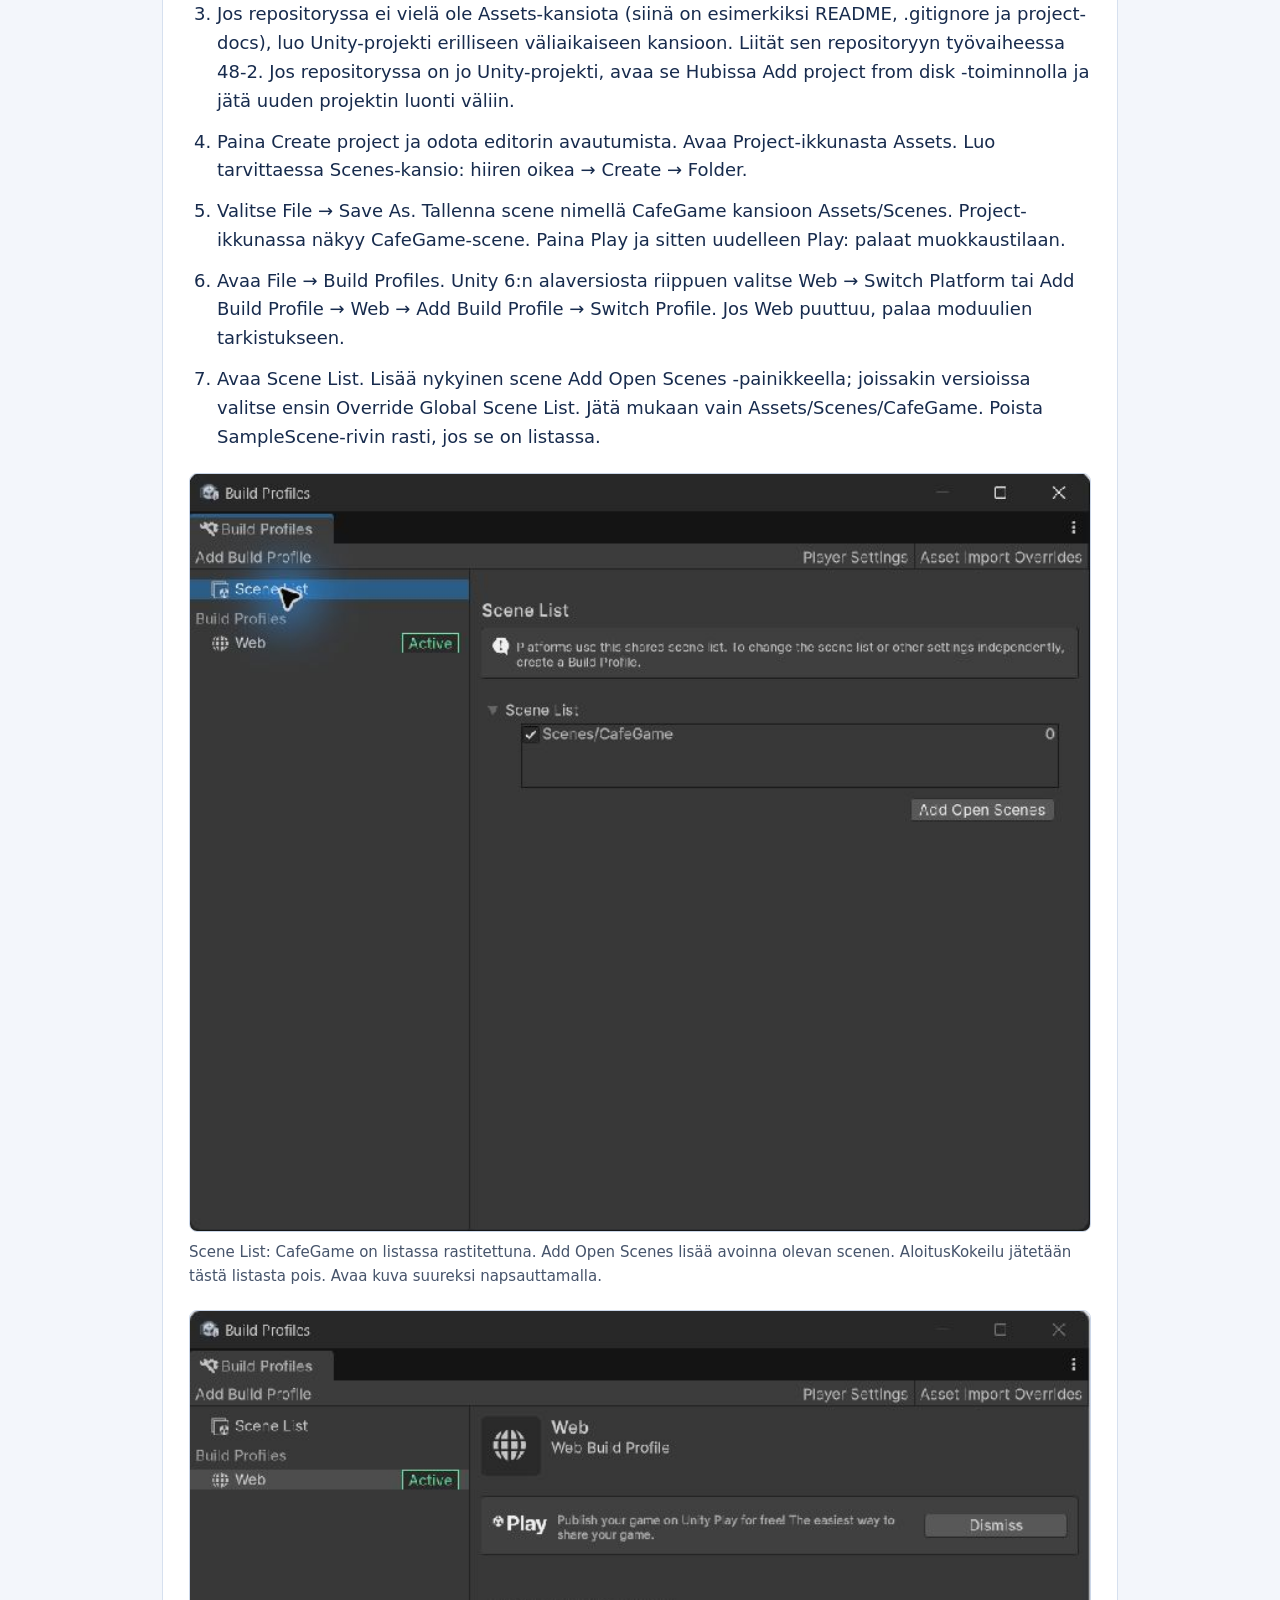
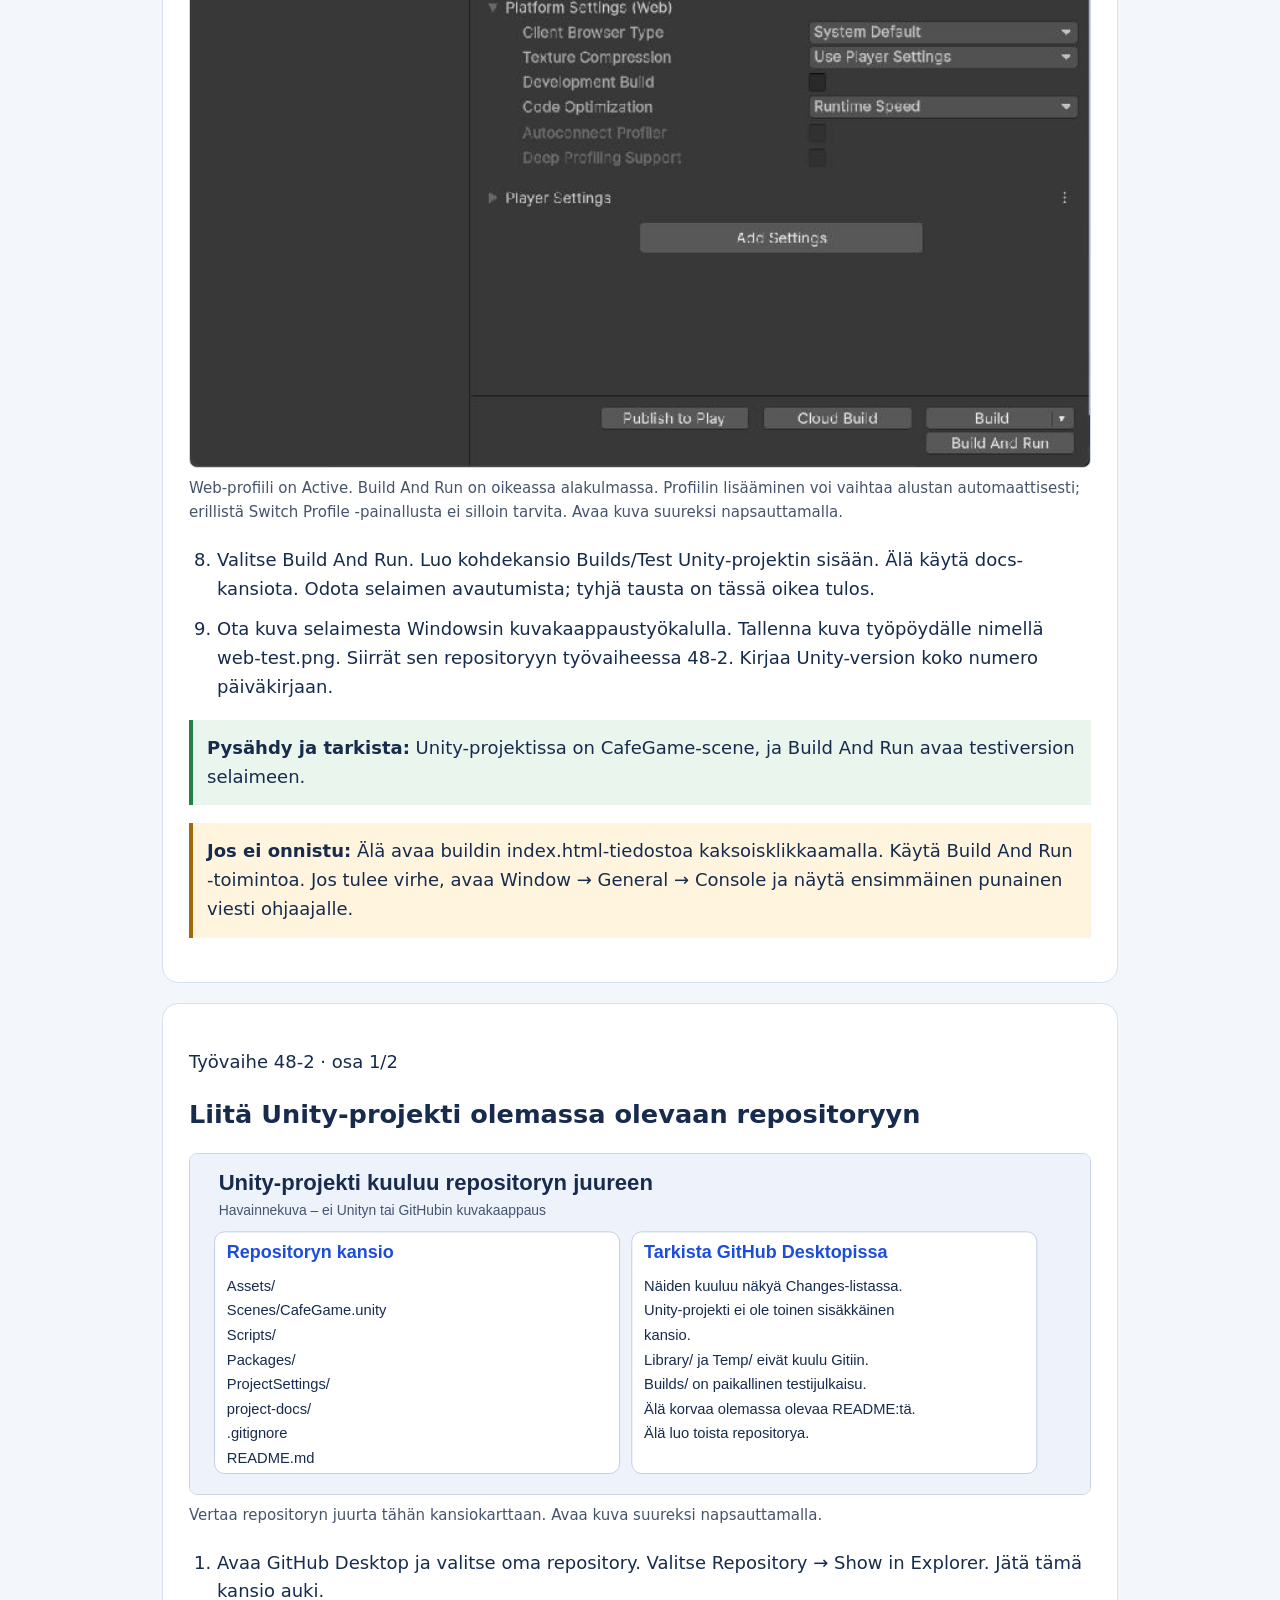
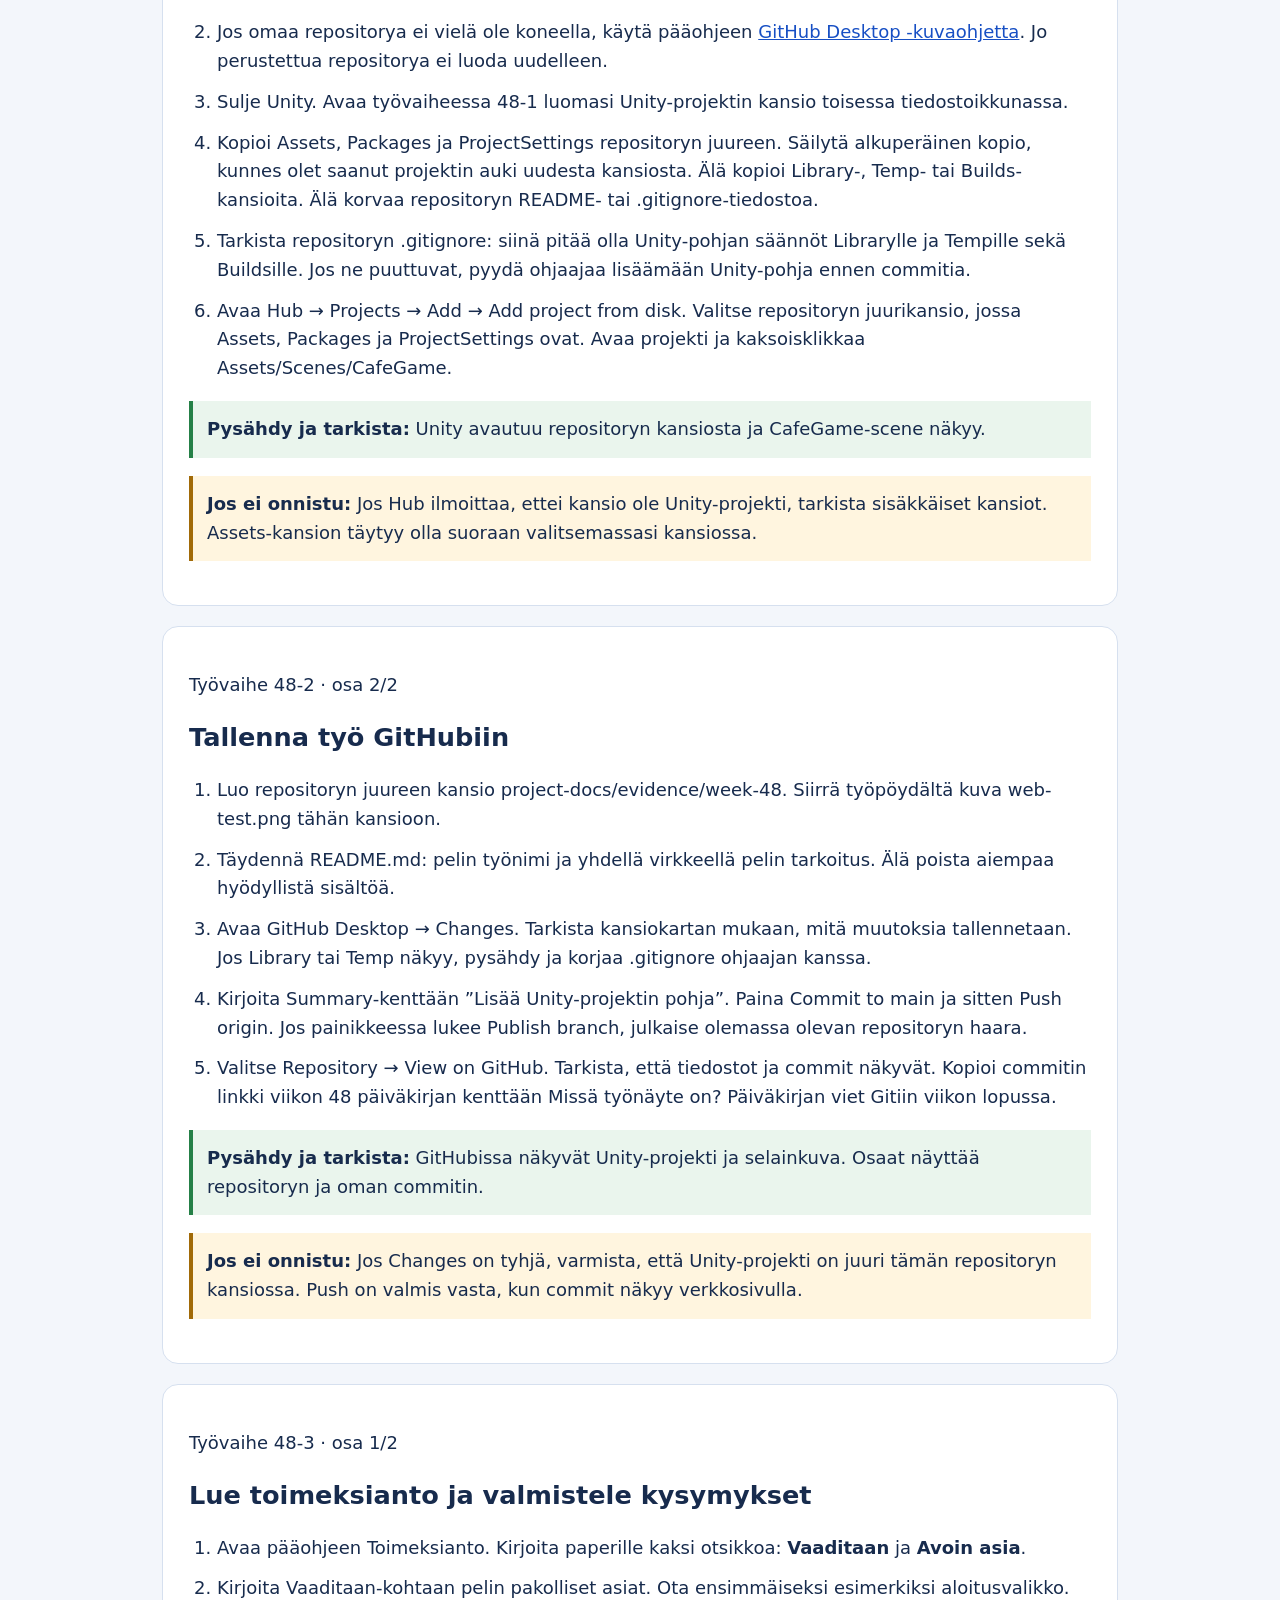
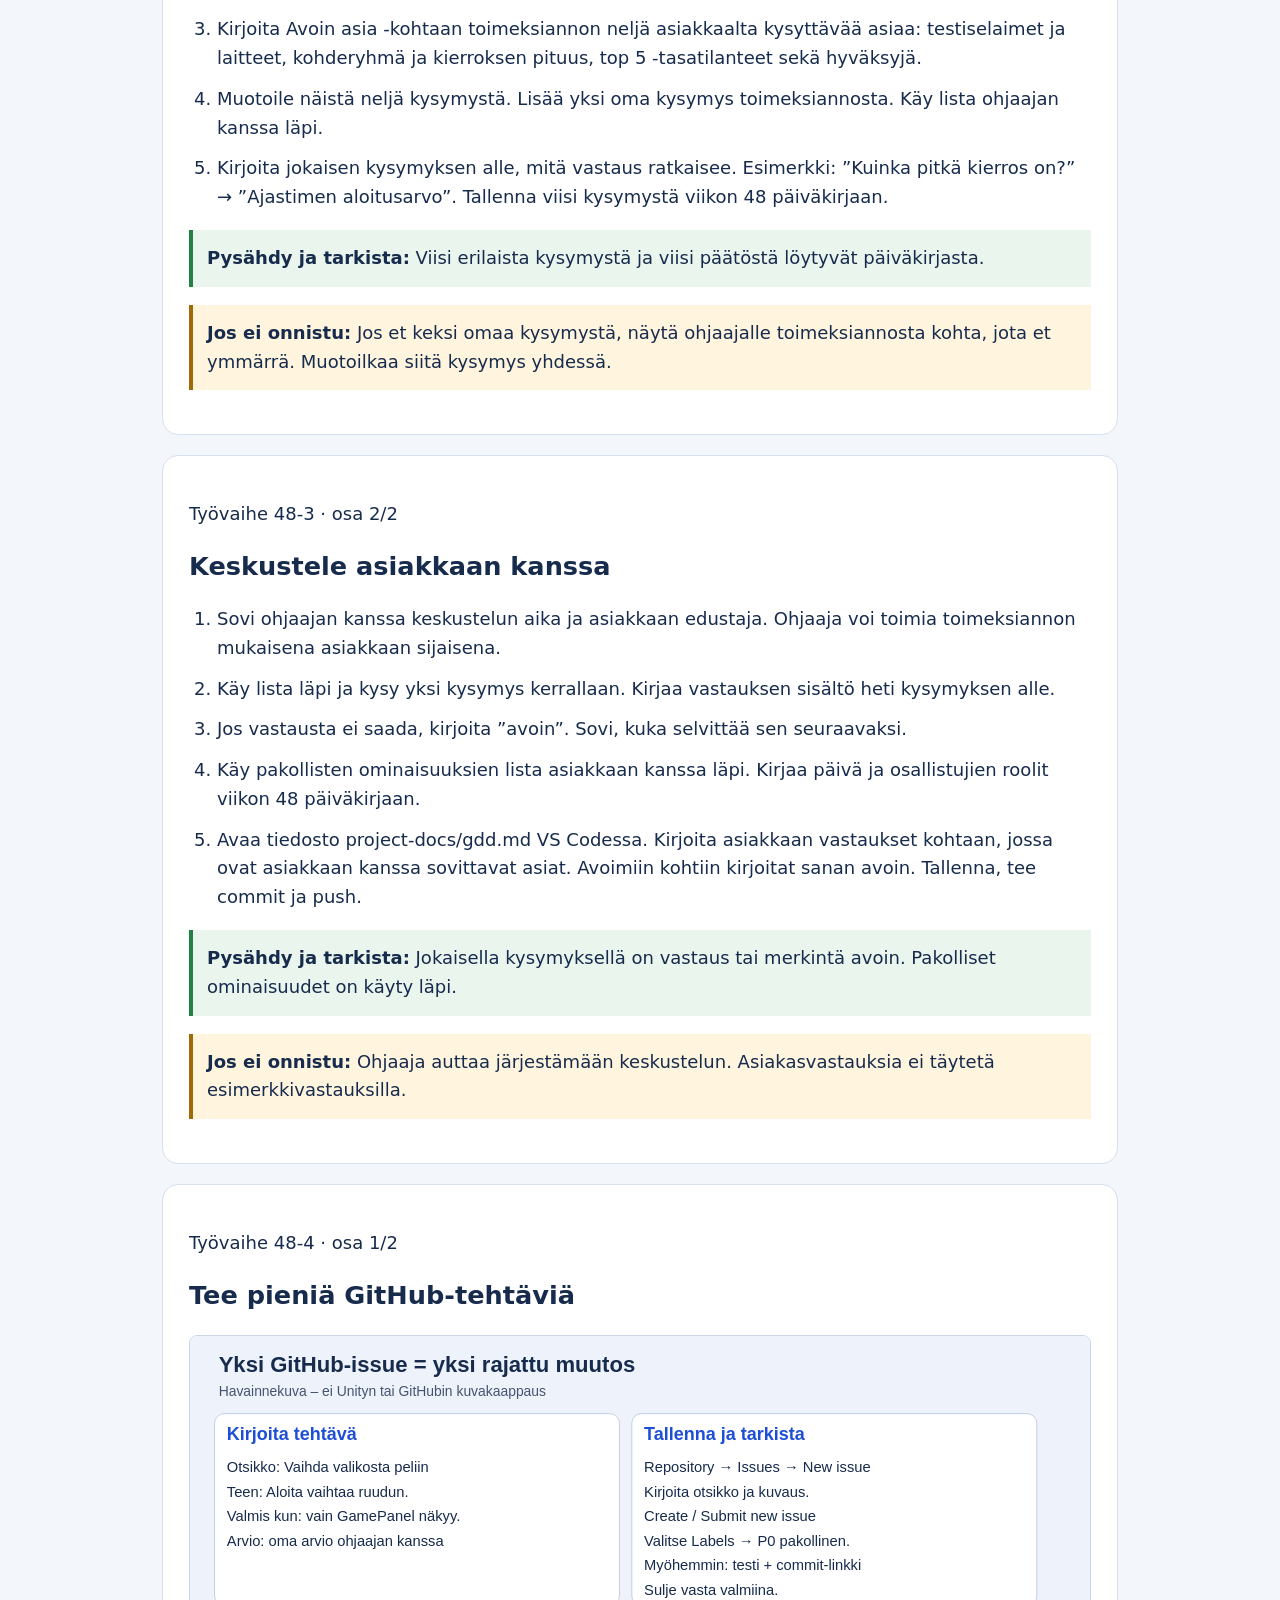
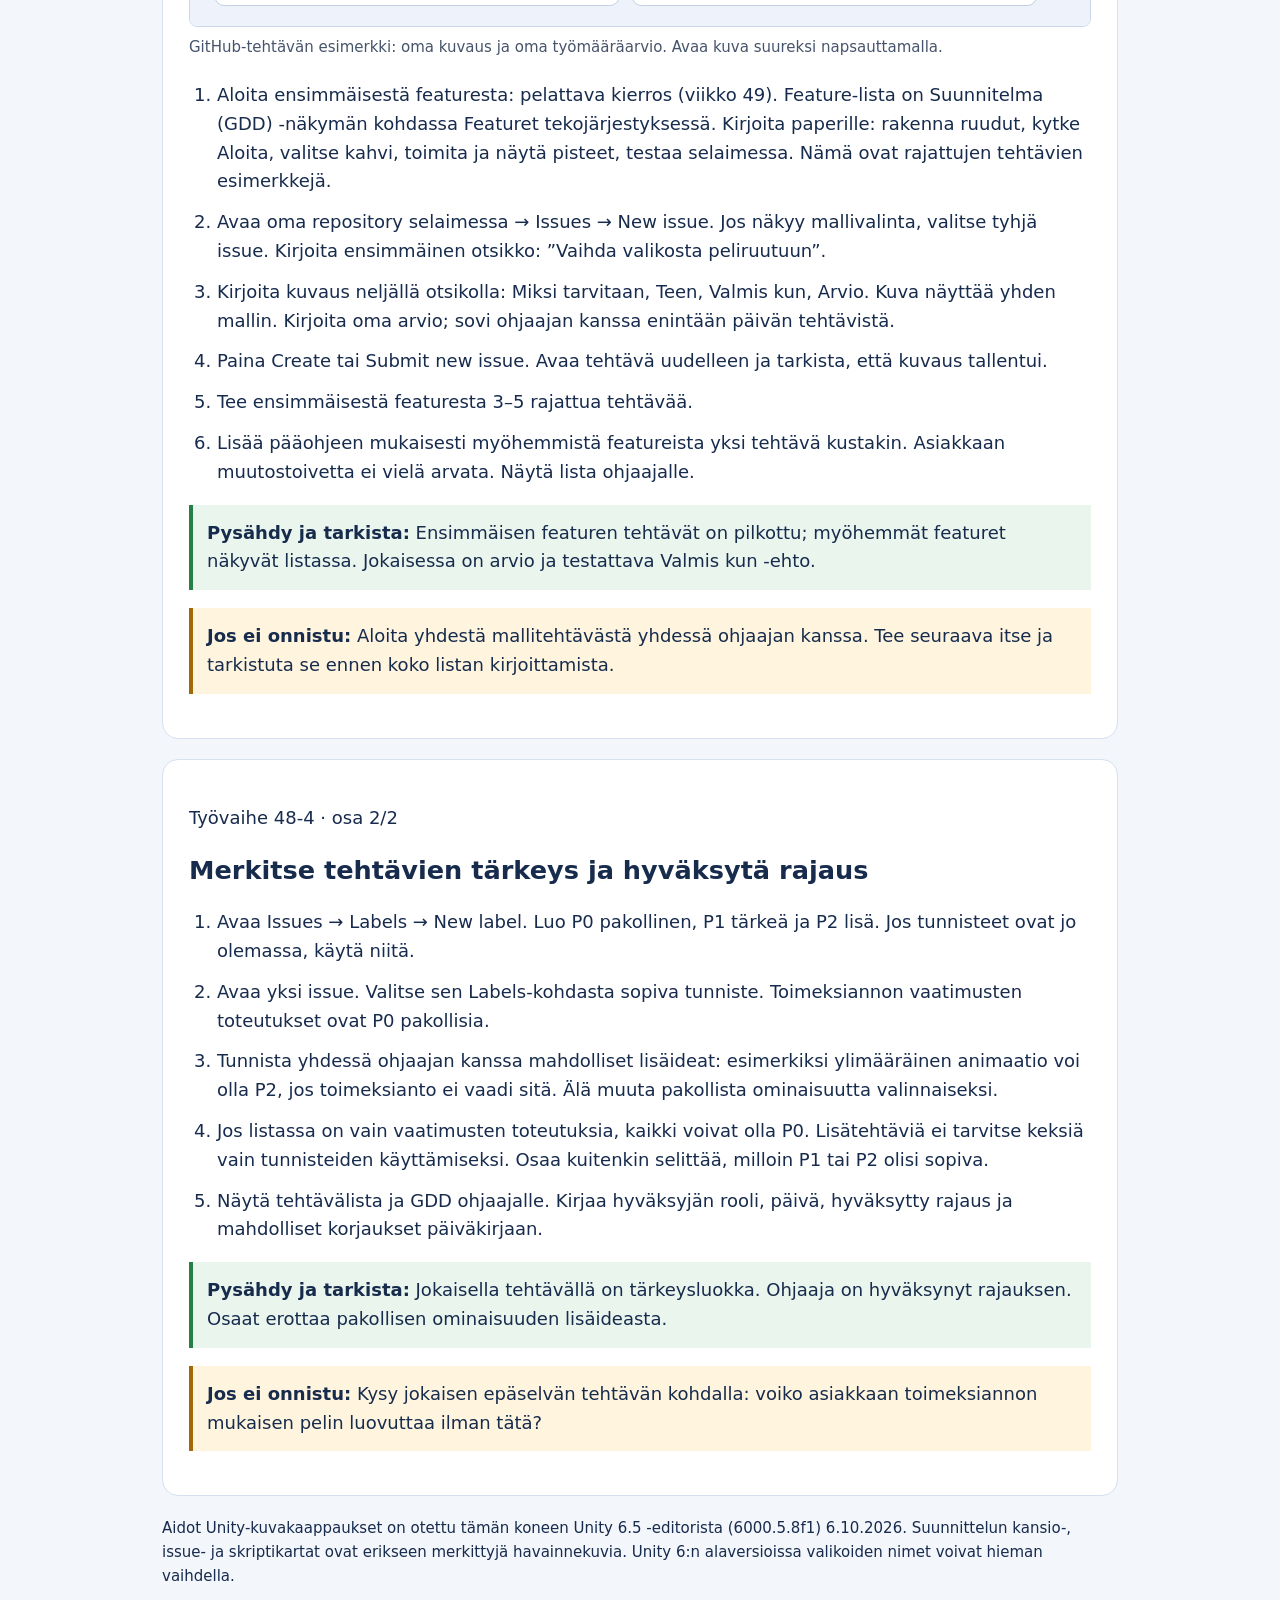
<file: tuki/viikko-48.html>
<!doctype html><html lang="fi"><head><meta charset="utf-8"><meta name="viewport" content="width=device-width,initial-scale=1"><title>Viikko 48: Unity auki, asiakkaan kysymykset ja issuet – KahvilaKoodi</title><link rel="stylesheet" href="tuki.css"></head><body><main><a href="../index.html">← KahvilaKoodin pääohjeeseen</a><header><nav aria-label="Tukimateriaalin sivut"><a class="pill" href="index.html">Aloitus</a><a class="pill" href="viikko-48.html">48 · Aloitus</a><a class="pill" href="viikko-49.html">49 · Ensimmäinen peli</a><a class="pill" href="ohjaajalle.html">Ohjaajalle</a></nav><h1>Viikko 48: Unity auki, asiakkaan kysymykset ja issuet</h1><p class="lead">Repository ja GDD on jo tehty. Tee ensin ohjaajan kanssa ensimmäinen onnistuminen. Jatka sitten työvaiheesta 48-1 ja liitä Unity-projekti olemassa olevaan repositoryyn työvaiheessa 48-2. Tee asiakastehtävät ohjaajan kanssa.</p><button class="print" onclick="window.print()">Tulosta ohje</button></header><section class="check"><h2>Aloita tästä yhdessä ohjaajan kanssa</h2><p>Repository on jo tehty. Nyt ensimmäinen tavoite on saada oman kahvilasi nimi Unityn peliruudulle. Seuraavaksi Kahvi-painike näyttää oman palautteen.</p><a class="pill" href="ensimmainen-onnistuminen.html">Avaa ensimmäisen onnistumisen ohje →</a><p>Tee ensin tämä pieni kokeilu. Jatka vasta sen jälkeen viikkojen ohjeisiin.</p></section><section aria-label="Työvaiheiden sisällysluettelo"><h2>Valitse työvaihe</h2><ol><li><a href="#48-1">Luo Unity-projekti ja kokeile selaimessa</a></li><li><a href="#48-2">Liitä Unity-projekti repositoryyn ja tallenna GitHubiin</a></li><li><a href="#48-3">Valmistele kysymykset ja keskustele asiakkaan kanssa</a></li><li><a href="#48-4">Tee pienet GitHub-tehtävät ja merkitse niiden tärkeys</a></li></ol></section><section id="48-1"><p>Työvaihe 48-1</p><h2>Luo Unity-projekti ja kokeile selaimessa</h2><figure><a href="kuvat/unity/01-uusi-projekti.png" target="_blank" rel="noreferrer"><img src="kuvat/unity/01-uusi-projekti.png" alt="Unity Hub: Universal 2D, Project name CafeGame, sitten Create project. Kuvan kansio on kuvausprojektin sijainti; käytä omaa sovittua kansiotasi." loading="lazy"></a><figcaption>Unity Hub: Universal 2D, Project name CafeGame, sitten Create project. Kuvan kansio on kuvausprojektin sijainti; käytä omaa sovittua kansiotasi. Avaa kuva suureksi napsauttamalla.</figcaption></figure><figure><a href="kuvat/unity/16-web-profiilin-luonti.png" target="_blank" rel="noreferrer"><img src="kuvat/unity/16-web-profiilin-luonti.png" alt="File → Build Profiles → Add Build Profile. Valitse Web vasemmalta, jätä lisäkonfiguraatiot valitsematta ja paina Add Build Profile." loading="lazy"></a><figcaption>File → Build Profiles → Add Build Profile. Valitse Web vasemmalta, jätä lisäkonfiguraatiot valitsematta ja paina Add Build Profile. Avaa kuva suureksi napsauttamalla.</figcaption></figure><figure><a href="kuvat/unity/02-editori.png" target="_blank" rel="noreferrer"><img src="kuvat/unity/02-editori.png" alt="Unity-editori: Hierarchy vasemmalla, Project alhaalla, Inspector oikealla ja Scene/Game keskellä. Valitse objekti Hierarchystä ja muuta sen asetuksia Inspectorissa." loading="lazy"></a><figcaption>Unity-editori: Hierarchy vasemmalla, Project alhaalla, Inspector oikealla ja Scene/Game keskellä. Valitse objekti Hierarchystä ja muuta sen asetuksia Inspectorissa. Avaa kuva suureksi napsauttamalla.</figcaption></figure><ol class="steps"><li>Avaa Unity Hub → Installs. Tarkista ohjaajan sopima <strong>Unity 6</strong> -versio. Sen valikosta Add modules tarkista Web Build Support. Jos asennus vaatii ylläpitäjän oikeudet, pyydä ohjaaja avuksi.</li><li>Avaa Projects → New project. Valitse Universal 2D. Kirjoita Project name: CafeGame. Kuvan versio on 6000.5.8f1; käytä oppilaitoksen sopimaa Unity 6 -versiota ja omaa kansiotasi.</li><li>Jos repositoryssa ei vielä ole Assets-kansiota (siinä on esimerkiksi README, .gitignore ja project-docs), luo Unity-projekti erilliseen väliaikaiseen kansioon. Liität sen repositoryyn työvaiheessa 48-2. Jos repositoryssa on jo Unity-projekti, avaa se Hubissa Add project from disk -toiminnolla ja jätä uuden projektin luonti väliin.</li><li>Paina Create project ja odota editorin avautumista. Avaa Project-ikkunasta Assets. Luo tarvittaessa Scenes-kansio: hiiren oikea → Create → Folder.</li><li>Valitse File → Save As. Tallenna scene nimellä CafeGame kansioon Assets/Scenes. Project-ikkunassa näkyy CafeGame-scene. Paina Play ja sitten uudelleen Play: palaat muokkaustilaan.</li><li>Avaa File → Build Profiles. Unity 6:n alaversiosta riippuen valitse Web → Switch Platform tai Add Build Profile → Web → Add Build Profile → Switch Profile. Jos Web puuttuu, palaa moduulien tarkistukseen.</li><li>Avaa Scene List. Lisää nykyinen scene Add Open Scenes -painikkeella; joissakin versioissa valitse ensin Override Global Scene List. Jätä mukaan vain Assets/Scenes/CafeGame. Poista SampleScene-rivin rasti, jos se on listassa.</li></ol><figure><a href="kuvat/unity/18-scene-list.png" target="_blank" rel="noreferrer"><img src="kuvat/unity/18-scene-list.png" alt="Scene List: CafeGame on listassa rastitettuna. Add Open Scenes lisää avoinna olevan scenen. AloitusKokeilu jätetään tästä listasta pois." loading="lazy"></a><figcaption>Scene List: CafeGame on listassa rastitettuna. Add Open Scenes lisää avoinna olevan scenen. AloitusKokeilu jätetään tästä listasta pois. Avaa kuva suureksi napsauttamalla.</figcaption></figure><figure><a href="kuvat/unity/17-web-build-and-run.png" target="_blank" rel="noreferrer"><img src="kuvat/unity/17-web-build-and-run.png" alt="Web-profiili on Active. Build And Run on oikeassa alakulmassa. Profiilin lisääminen voi vaihtaa alustan automaattisesti; erillistä Switch Profile -painallusta ei silloin tarvita." loading="lazy"></a><figcaption>Web-profiili on Active. Build And Run on oikeassa alakulmassa. Profiilin lisääminen voi vaihtaa alustan automaattisesti; erillistä Switch Profile -painallusta ei silloin tarvita. Avaa kuva suureksi napsauttamalla.</figcaption></figure><ol class="steps" start="8"><li>Valitse Build And Run. Luo kohdekansio Builds/Test Unity-projektin sisään. Älä käytä docs-kansiota. Odota selaimen avautumista; tyhjä tausta on tässä oikea tulos.</li><li>Ota kuva selaimesta Windowsin kuvakaappaustyökalulla. Tallenna kuva työpöydälle nimellä web-test.png. Siirrät sen repositoryyn työvaiheessa 48-2. Kirjaa Unity-version koko numero päiväkirjaan.</li></ol><p class="check"><strong>Pysähdy ja tarkista:</strong> Unity-projektissa on CafeGame-scene, ja Build And Run avaa testiversion selaimeen.</p><p class="help"><strong>Jos ei onnistu:</strong> Älä avaa buildin index.html-tiedostoa kaksoisklikkaamalla. Käytä Build And Run -toimintoa. Jos tulee virhe, avaa Window → General → Console ja näytä ensimmäinen punainen viesti ohjaajalle.</p></section><section id="48-2"><p>Työvaihe 48-2 · osa 1/2</p><h2>Liitä Unity-projekti olemassa olevaan repositoryyn</h2><figure><a href="kuvat/kansiot.svg" target="_blank" rel="noreferrer"><img src="kuvat/kansiot.svg" alt="Vertaa repositoryn juurta tähän kansiokarttaan." loading="lazy"></a><figcaption>Vertaa repositoryn juurta tähän kansiokarttaan. Avaa kuva suureksi napsauttamalla.</figcaption></figure><ol class="steps"><li>Avaa GitHub Desktop ja valitse oma repository. Valitse Repository → Show in Explorer. Jätä tämä kansio auki.</li><li>Jos omaa repositorya ei vielä ole koneella, käytä pääohjeen <a href="https://mattiseise.github.io/projektikoontisivu/ohjeet/github-desktop/?projekti=kahvilakoodi#kloonaa">GitHub Desktop -kuvaohjetta</a>. Jo perustettua repositorya ei luoda uudelleen.</li><li>Sulje Unity. Avaa työvaiheessa 48-1 luomasi Unity-projektin kansio toisessa tiedostoikkunassa.</li><li>Kopioi Assets, Packages ja ProjectSettings repositoryn juureen. Säilytä alkuperäinen kopio, kunnes olet saanut projektin auki uudesta kansiosta. Älä kopioi Library-, Temp- tai Builds-kansioita. Älä korvaa repositoryn README- tai .gitignore-tiedostoa.</li><li>Tarkista repositoryn .gitignore: siinä pitää olla Unity-pohjan säännöt Librarylle ja Tempille sekä Buildsille. Jos ne puuttuvat, pyydä ohjaajaa lisäämään Unity-pohja ennen commitia.</li><li>Avaa Hub → Projects → Add → Add project from disk. Valitse repositoryn juurikansio, jossa Assets, Packages ja ProjectSettings ovat. Avaa projekti ja kaksoisklikkaa Assets/Scenes/CafeGame.</li></ol><p class="check"><strong>Pysähdy ja tarkista:</strong> Unity avautuu repositoryn kansiosta ja CafeGame-scene näkyy.</p><p class="help"><strong>Jos ei onnistu:</strong> Jos Hub ilmoittaa, ettei kansio ole Unity-projekti, tarkista sisäkkäiset kansiot. Assets-kansion täytyy olla suoraan valitsemassasi kansiossa.</p></section><section id="48-2-2"><p>Työvaihe 48-2 · osa 2/2</p><h2>Tallenna työ GitHubiin</h2><ol class="steps"><li>Luo repositoryn juureen kansio project-docs/evidence/week-48. Siirrä työpöydältä kuva web-test.png tähän kansioon.</li><li>Täydennä README.md: pelin työnimi ja yhdellä virkkeellä pelin tarkoitus. Älä poista aiempaa hyödyllistä sisältöä.</li><li>Avaa GitHub Desktop → Changes. Tarkista kansiokartan mukaan, mitä muutoksia tallennetaan. Jos Library tai Temp näkyy, pysähdy ja korjaa .gitignore ohjaajan kanssa.</li><li>Kirjoita Summary-kenttään ”Lisää Unity-projektin pohja”. Paina Commit to main ja sitten Push origin. Jos painikkeessa lukee Publish branch, julkaise olemassa olevan repositoryn haara.</li><li>Valitse Repository → View on GitHub. Tarkista, että tiedostot ja commit näkyvät. Kopioi commitin linkki viikon 48 päiväkirjan kenttään Missä työnäyte on? Päiväkirjan viet Gitiin viikon lopussa.</li></ol><p class="check"><strong>Pysähdy ja tarkista:</strong> GitHubissa näkyvät Unity-projekti ja selainkuva. Osaat näyttää repositoryn ja oman commitin.</p><p class="help"><strong>Jos ei onnistu:</strong> Jos Changes on tyhjä, varmista, että Unity-projekti on juuri tämän repositoryn kansiossa. Push on valmis vasta, kun commit näkyy verkkosivulla.</p></section><section id="48-3"><p>Työvaihe 48-3 · osa 1/2</p><h2>Lue toimeksianto ja valmistele kysymykset</h2><ol class="steps"><li>Avaa pääohjeen Toimeksianto. Kirjoita paperille kaksi otsikkoa: <strong>Vaaditaan</strong> ja <strong>Avoin asia</strong>.</li><li>Kirjoita Vaaditaan-kohtaan pelin pakolliset asiat. Ota ensimmäiseksi esimerkiksi aloitusvalikko.</li><li>Kirjoita Avoin asia -kohtaan toimeksiannon neljä asiakkaalta kysyttävää asiaa: testiselaimet ja laitteet, kohderyhmä ja kierroksen pituus, top 5 -tasatilanteet sekä hyväksyjä.</li><li>Muotoile näistä neljä kysymystä. Lisää yksi oma kysymys toimeksiannosta. Käy lista ohjaajan kanssa läpi.</li><li>Kirjoita jokaisen kysymyksen alle, mitä vastaus ratkaisee. Esimerkki: ”Kuinka pitkä kierros on?” → ”Ajastimen aloitusarvo”. Tallenna viisi kysymystä viikon 48 päiväkirjaan.</li></ol><p class="check"><strong>Pysähdy ja tarkista:</strong> Viisi erilaista kysymystä ja viisi päätöstä löytyvät päiväkirjasta.</p><p class="help"><strong>Jos ei onnistu:</strong> Jos et keksi omaa kysymystä, näytä ohjaajalle toimeksiannosta kohta, jota et ymmärrä. Muotoilkaa siitä kysymys yhdessä.</p></section><section id="48-3-2"><p>Työvaihe 48-3 · osa 2/2</p><h2>Keskustele asiakkaan kanssa</h2><ol class="steps"><li>Sovi ohjaajan kanssa keskustelun aika ja asiakkaan edustaja. Ohjaaja voi toimia toimeksiannon mukaisena asiakkaan sijaisena.</li><li>Käy lista läpi ja kysy yksi kysymys kerrallaan. Kirjaa vastauksen sisältö heti kysymyksen alle.</li><li>Jos vastausta ei saada, kirjoita ”avoin”. Sovi, kuka selvittää sen seuraavaksi.</li><li>Käy pakollisten ominaisuuksien lista asiakkaan kanssa läpi. Kirjaa päivä ja osallistujien roolit viikon 48 päiväkirjaan.</li><li>Avaa tiedosto project-docs/gdd.md VS Codessa. Kirjoita asiakkaan vastaukset kohtaan, jossa ovat asiakkaan kanssa sovittavat asiat. Avoimiin kohtiin kirjoitat sanan avoin. Tallenna, tee commit ja push.</li></ol><p class="check"><strong>Pysähdy ja tarkista:</strong> Jokaisella kysymyksellä on vastaus tai merkintä avoin. Pakolliset ominaisuudet on käyty läpi.</p><p class="help"><strong>Jos ei onnistu:</strong> Ohjaaja auttaa järjestämään keskustelun. Asiakasvastauksia ei täytetä esimerkkivastauksilla.</p></section><section id="48-4"><p>Työvaihe 48-4 · osa 1/2</p><h2>Tee pieniä GitHub-tehtäviä</h2><figure><a href="kuvat/issue.svg" target="_blank" rel="noreferrer"><img src="kuvat/issue.svg" alt="GitHub-tehtävän esimerkki: oma kuvaus ja oma työmääräarvio." loading="lazy"></a><figcaption>GitHub-tehtävän esimerkki: oma kuvaus ja oma työmääräarvio. Avaa kuva suureksi napsauttamalla.</figcaption></figure><ol class="steps"><li>Aloita ensimmäisestä featuresta: pelattava kierros (viikko 49). Feature-lista on Suunnitelma (GDD) -näkymän kohdassa Featuret tekojärjestyksessä. Kirjoita paperille: rakenna ruudut, kytke Aloita, valitse kahvi, toimita ja näytä pisteet, testaa selaimessa. Nämä ovat rajattujen tehtävien esimerkkejä.</li><li>Avaa oma repository selaimessa → Issues → New issue. Jos näkyy mallivalinta, valitse tyhjä issue. Kirjoita ensimmäinen otsikko: ”Vaihda valikosta peliruutuun”.</li><li>Kirjoita kuvaus neljällä otsikolla: Miksi tarvitaan, Teen, Valmis kun, Arvio. Kuva näyttää yhden mallin. Kirjoita oma arvio; sovi ohjaajan kanssa enintään päivän tehtävistä.</li><li>Paina Create tai Submit new issue. Avaa tehtävä uudelleen ja tarkista, että kuvaus tallentui.</li><li>Tee ensimmäisestä featuresta 3–5 rajattua tehtävää.</li><li>Lisää pääohjeen mukaisesti myöhemmistä featureista yksi tehtävä kustakin. Asiakkaan muutostoivetta ei vielä arvata. Näytä lista ohjaajalle.</li></ol><p class="check"><strong>Pysähdy ja tarkista:</strong> Ensimmäisen featuren tehtävät on pilkottu; myöhemmät featuret näkyvät listassa. Jokaisessa on arvio ja testattava Valmis kun -ehto.</p><p class="help"><strong>Jos ei onnistu:</strong> Aloita yhdestä mallitehtävästä yhdessä ohjaajan kanssa. Tee seuraava itse ja tarkistuta se ennen koko listan kirjoittamista.</p></section><section id="48-4-2"><p>Työvaihe 48-4 · osa 2/2</p><h2>Merkitse tehtävien tärkeys ja hyväksytä rajaus</h2><ol class="steps"><li>Avaa Issues → Labels → New label. Luo P0 pakollinen, P1 tärkeä ja P2 lisä. Jos tunnisteet ovat jo olemassa, käytä niitä.</li><li>Avaa yksi issue. Valitse sen Labels-kohdasta sopiva tunniste. Toimeksiannon vaatimusten toteutukset ovat P0 pakollisia.</li><li>Tunnista yhdessä ohjaajan kanssa mahdolliset lisäideat: esimerkiksi ylimääräinen animaatio voi olla P2, jos toimeksianto ei vaadi sitä. Älä muuta pakollista ominaisuutta valinnaiseksi.</li><li>Jos listassa on vain vaatimusten toteutuksia, kaikki voivat olla P0. Lisätehtäviä ei tarvitse keksiä vain tunnisteiden käyttämiseksi. Osaa kuitenkin selittää, milloin P1 tai P2 olisi sopiva.</li><li>Näytä tehtävälista ja GDD ohjaajalle. Kirjaa hyväksyjän rooli, päivä, hyväksytty rajaus ja mahdolliset korjaukset päiväkirjaan.</li></ol><p class="check"><strong>Pysähdy ja tarkista:</strong> Jokaisella tehtävällä on tärkeysluokka. Ohjaaja on hyväksynyt rajauksen. Osaat erottaa pakollisen ominaisuuden lisäideasta.</p><p class="help"><strong>Jos ei onnistu:</strong> Kysy jokaisen epäselvän tehtävän kohdalla: voiko asiakkaan toimeksiannon mukaisen pelin luovuttaa ilman tätä?</p></section><footer>Aidot Unity-kuvakaappaukset on otettu tämän koneen Unity 6.5 -editorista (6000.5.8f1) 6.10.2026. Suunnittelun kansio-, issue- ja skriptikartat ovat erikseen merkittyjä havainnekuvia. Unity 6:n alaversioissa valikoiden nimet voivat hieman vaihdella.</footer></main></body></html>
</file>
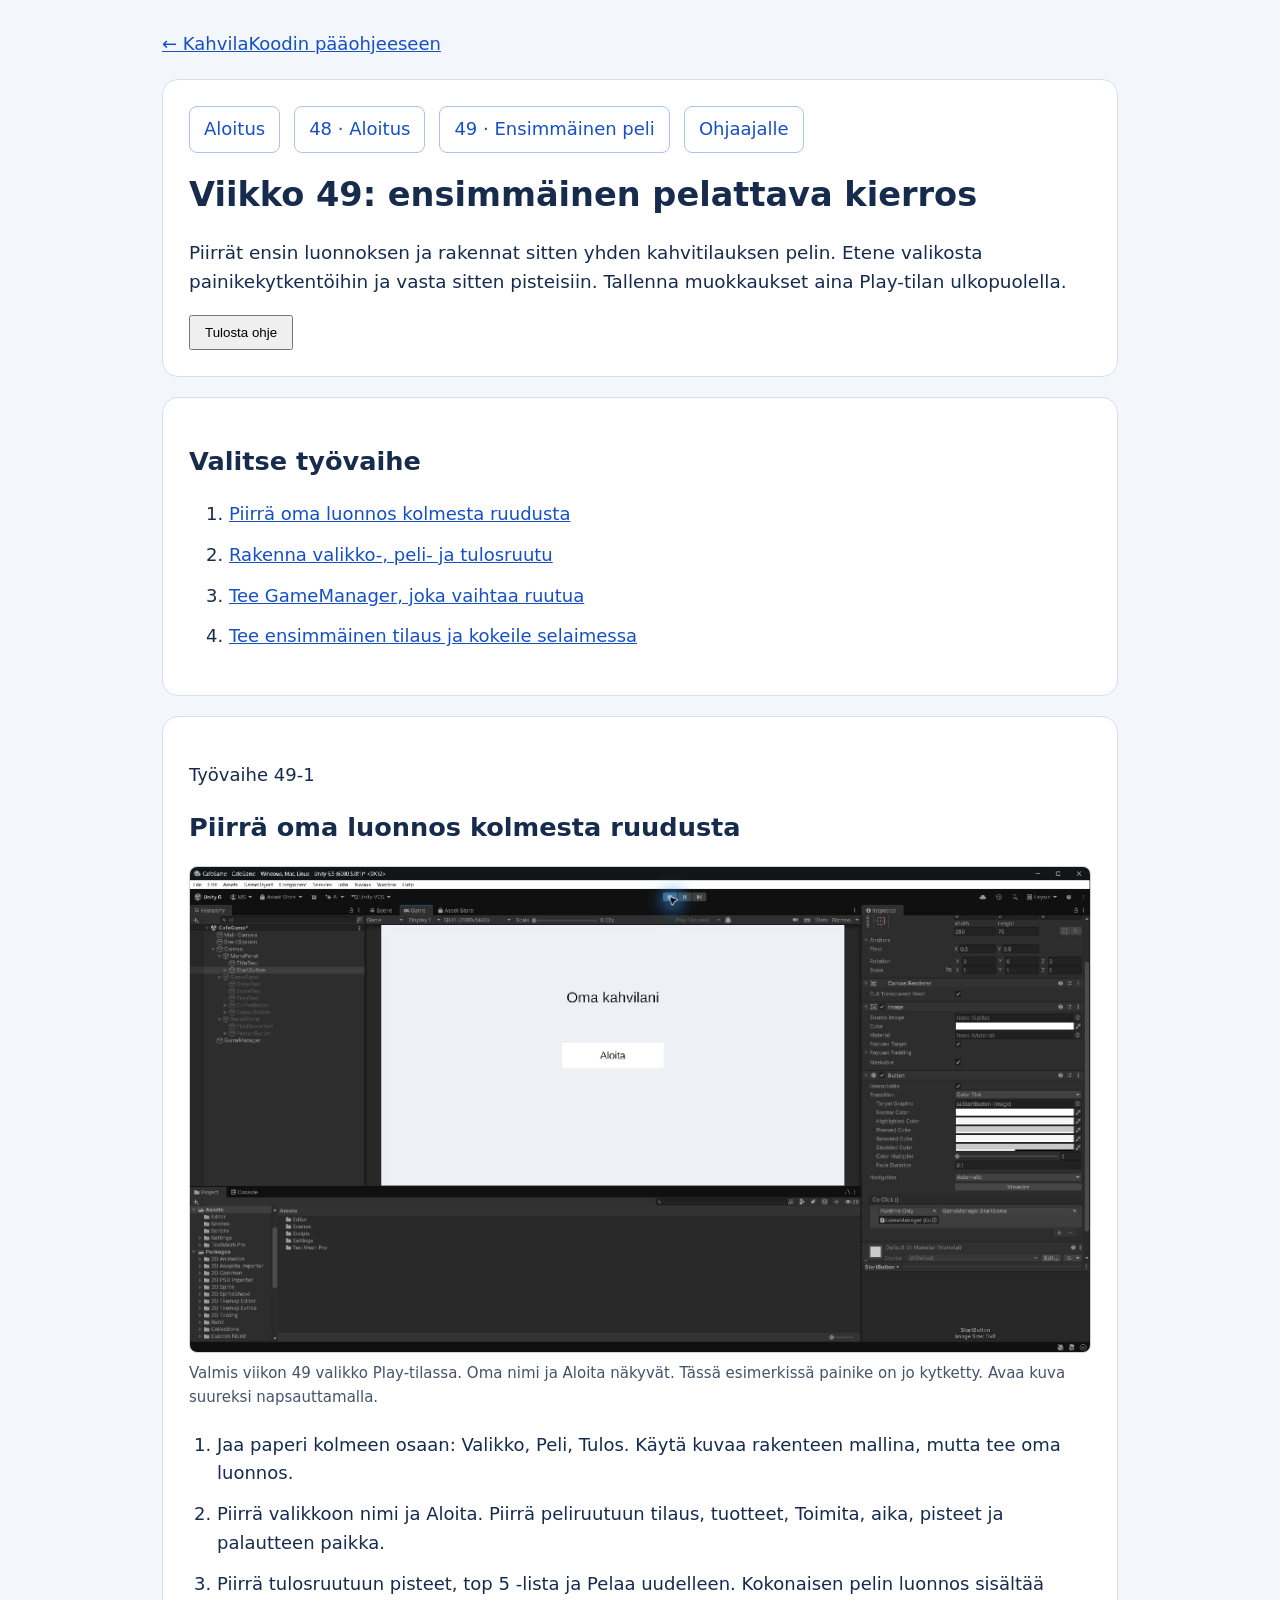
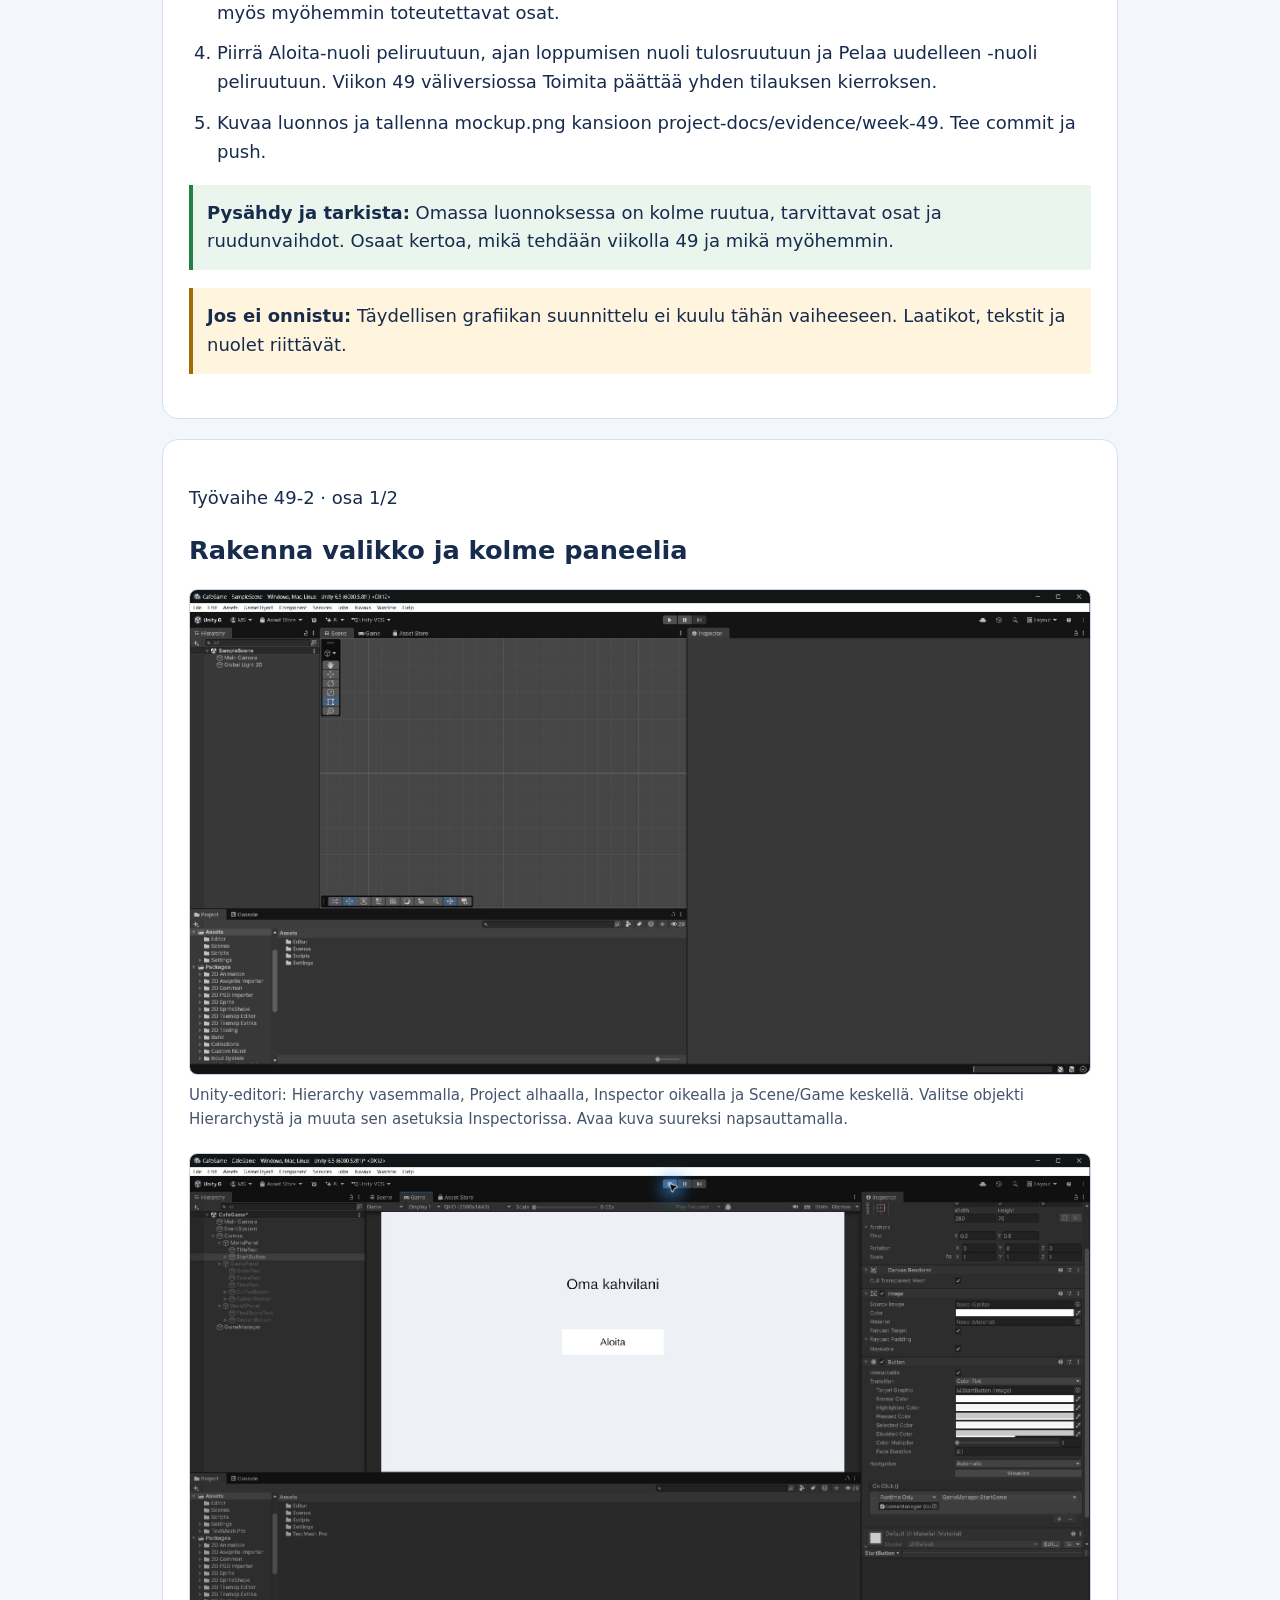
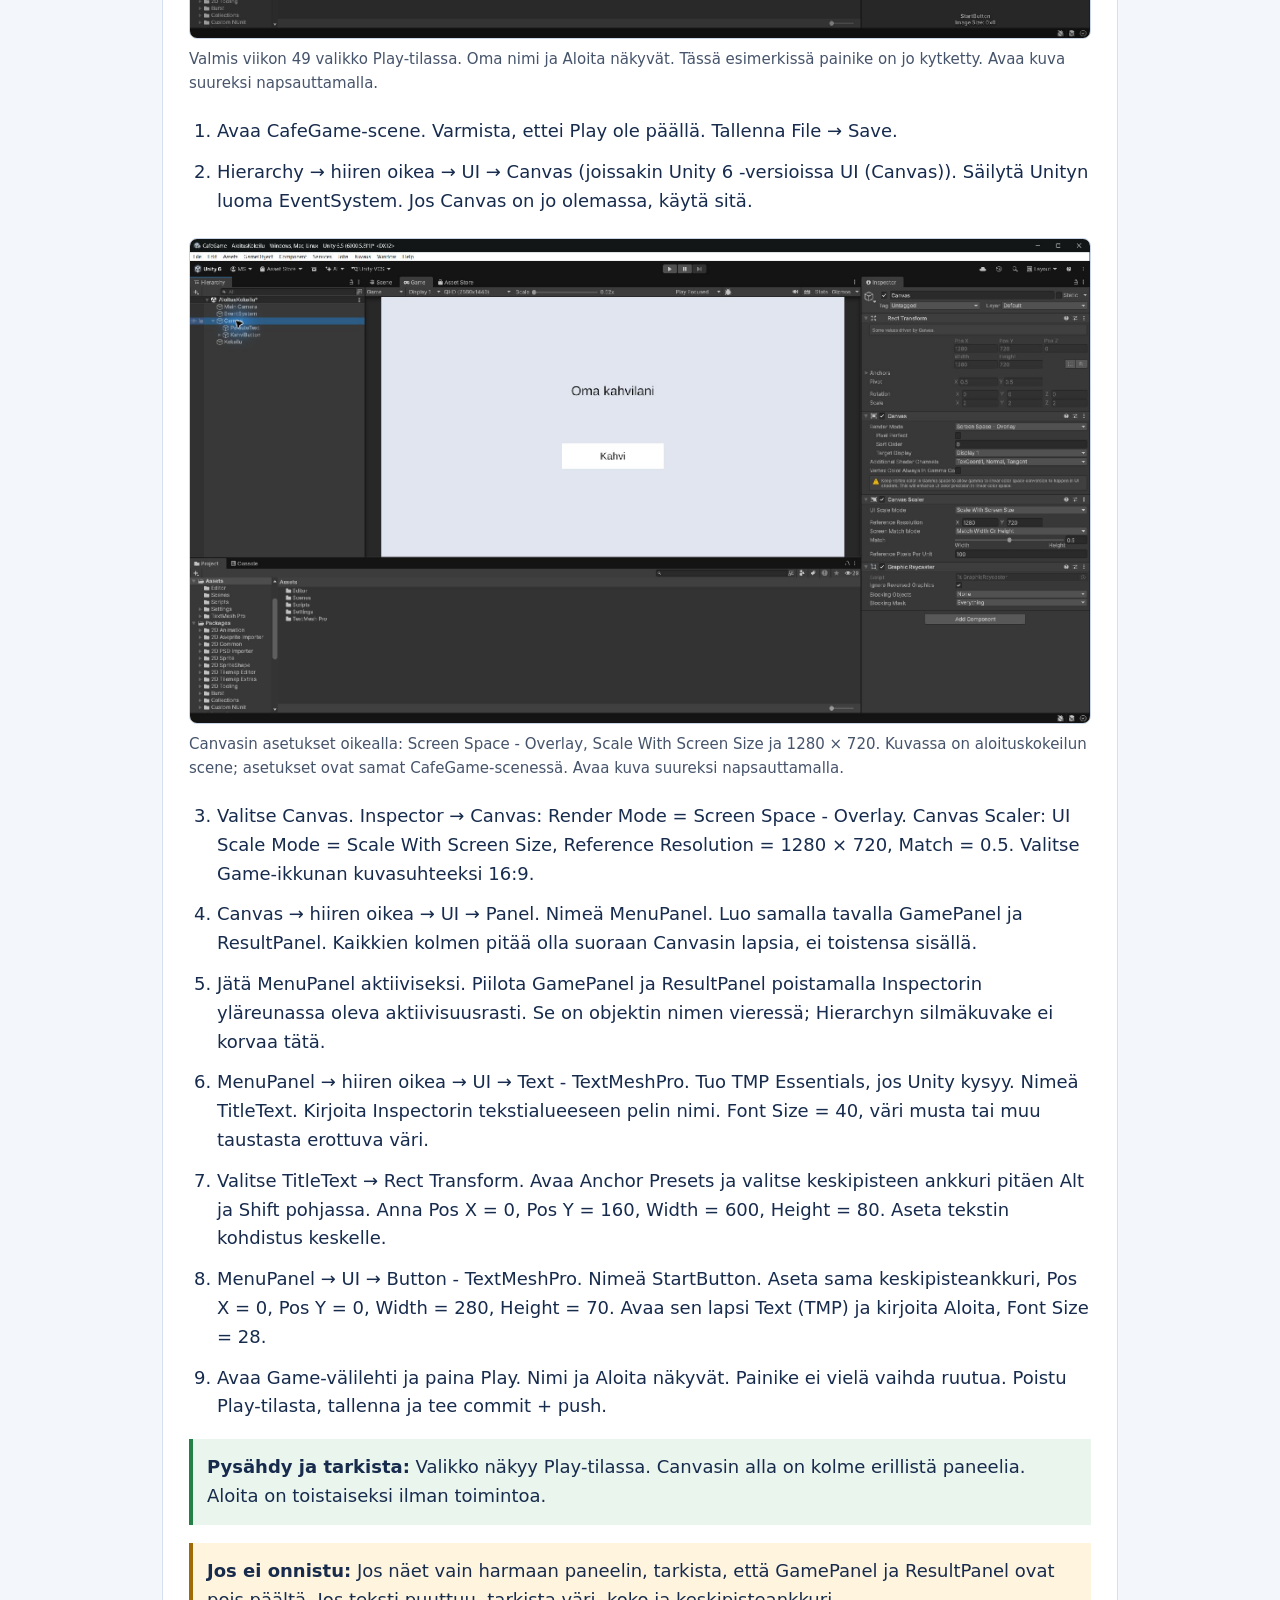
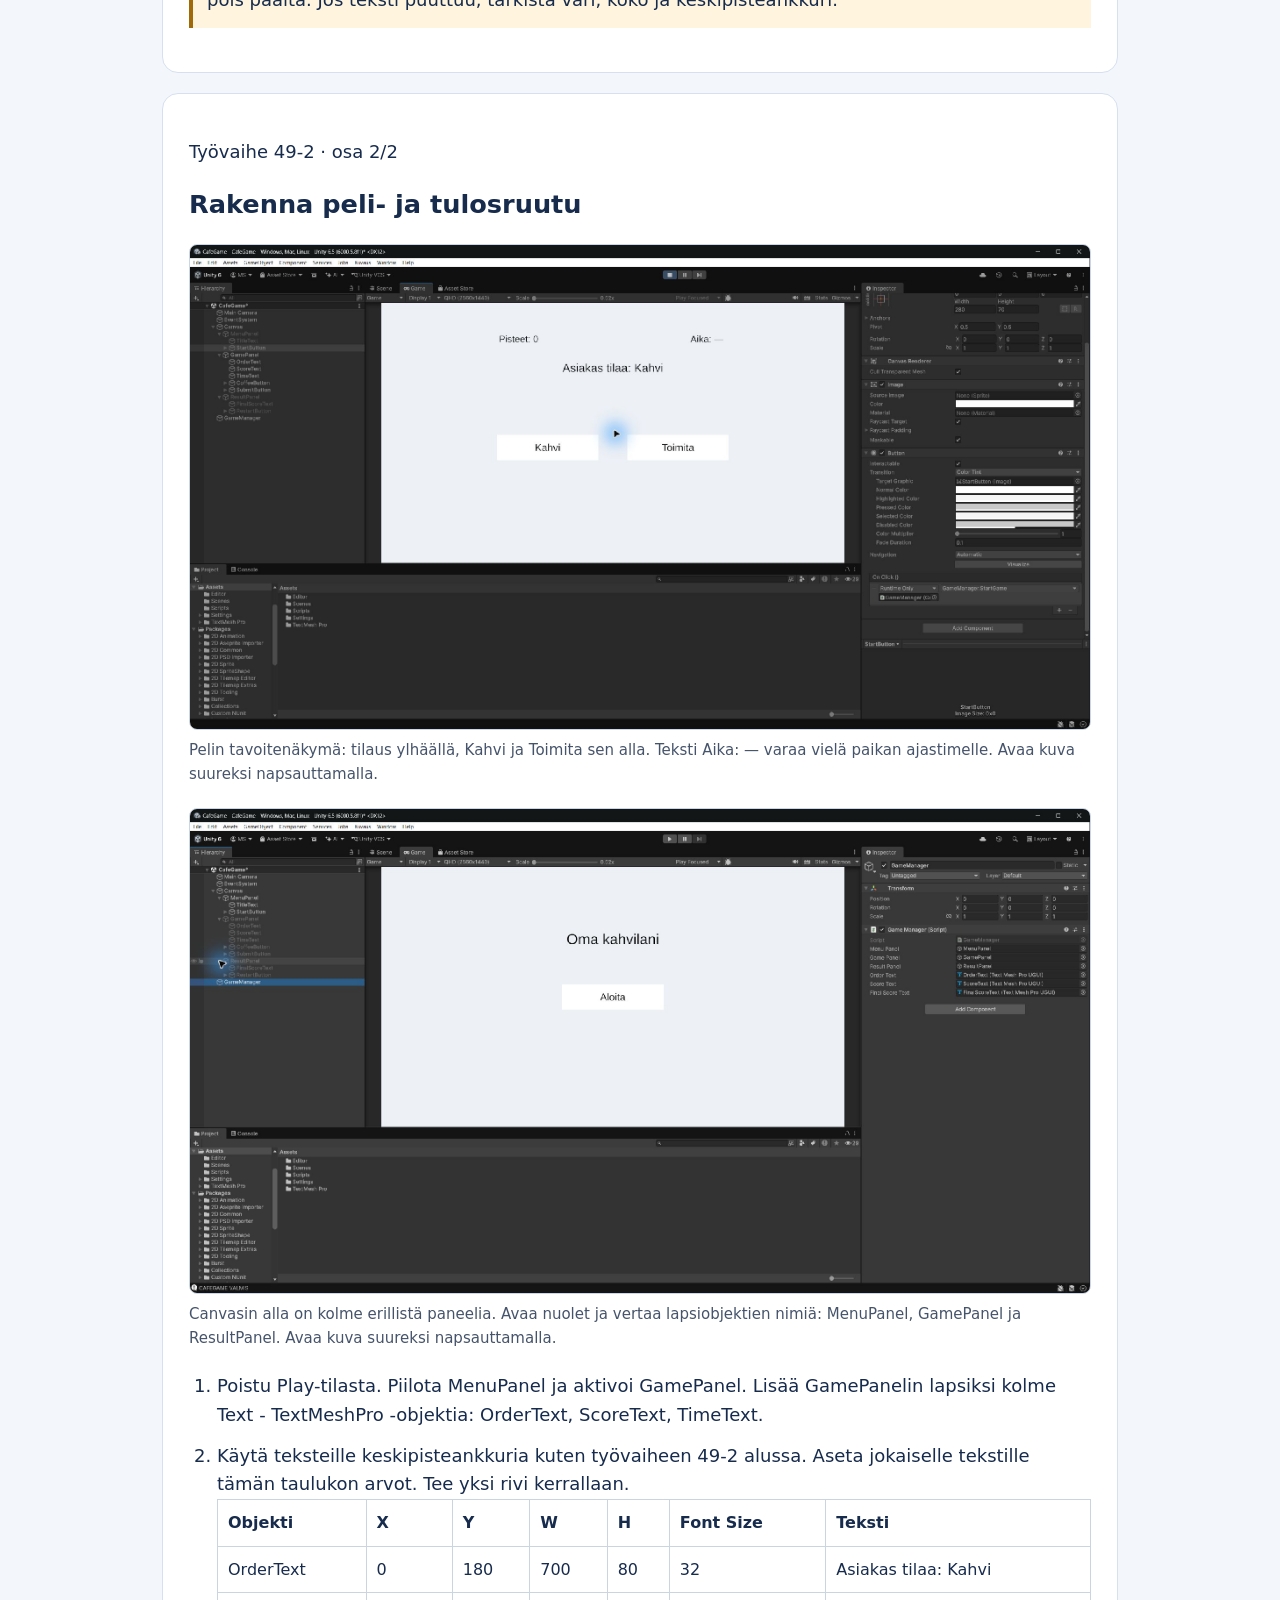
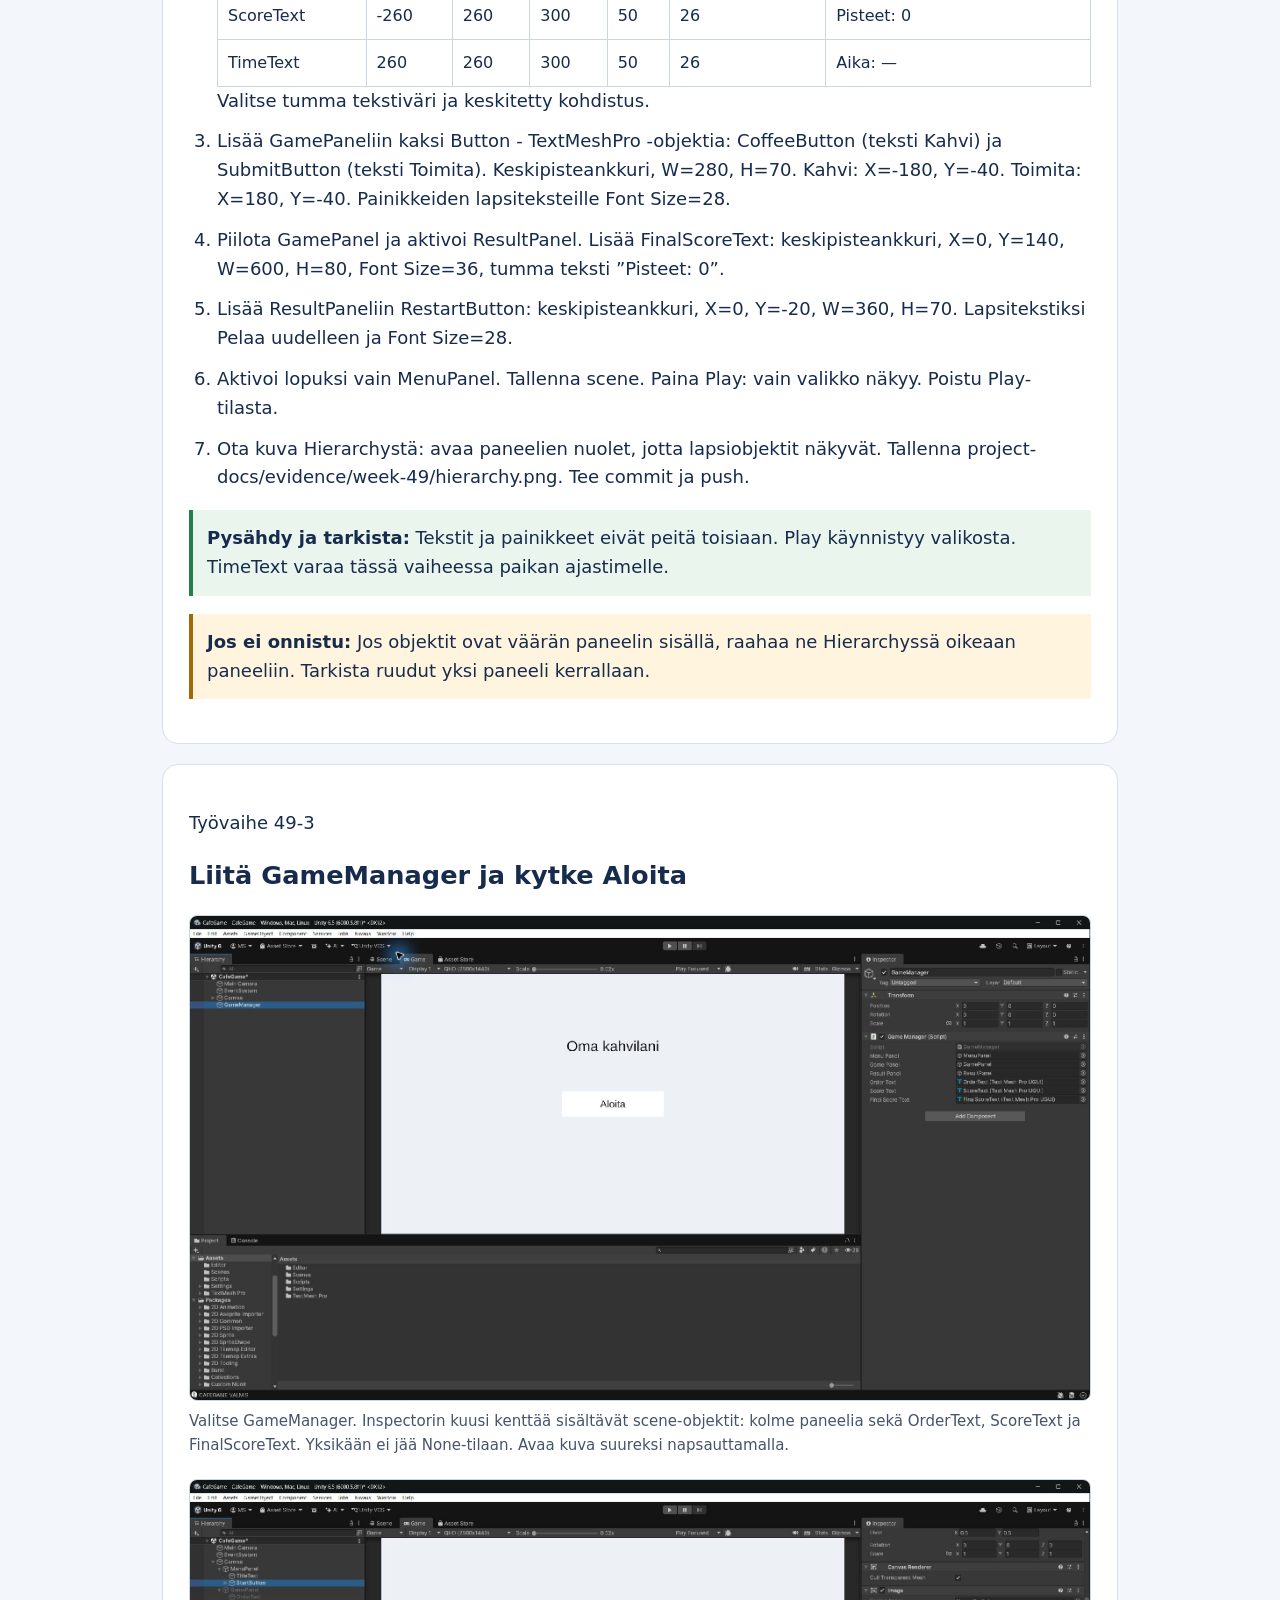
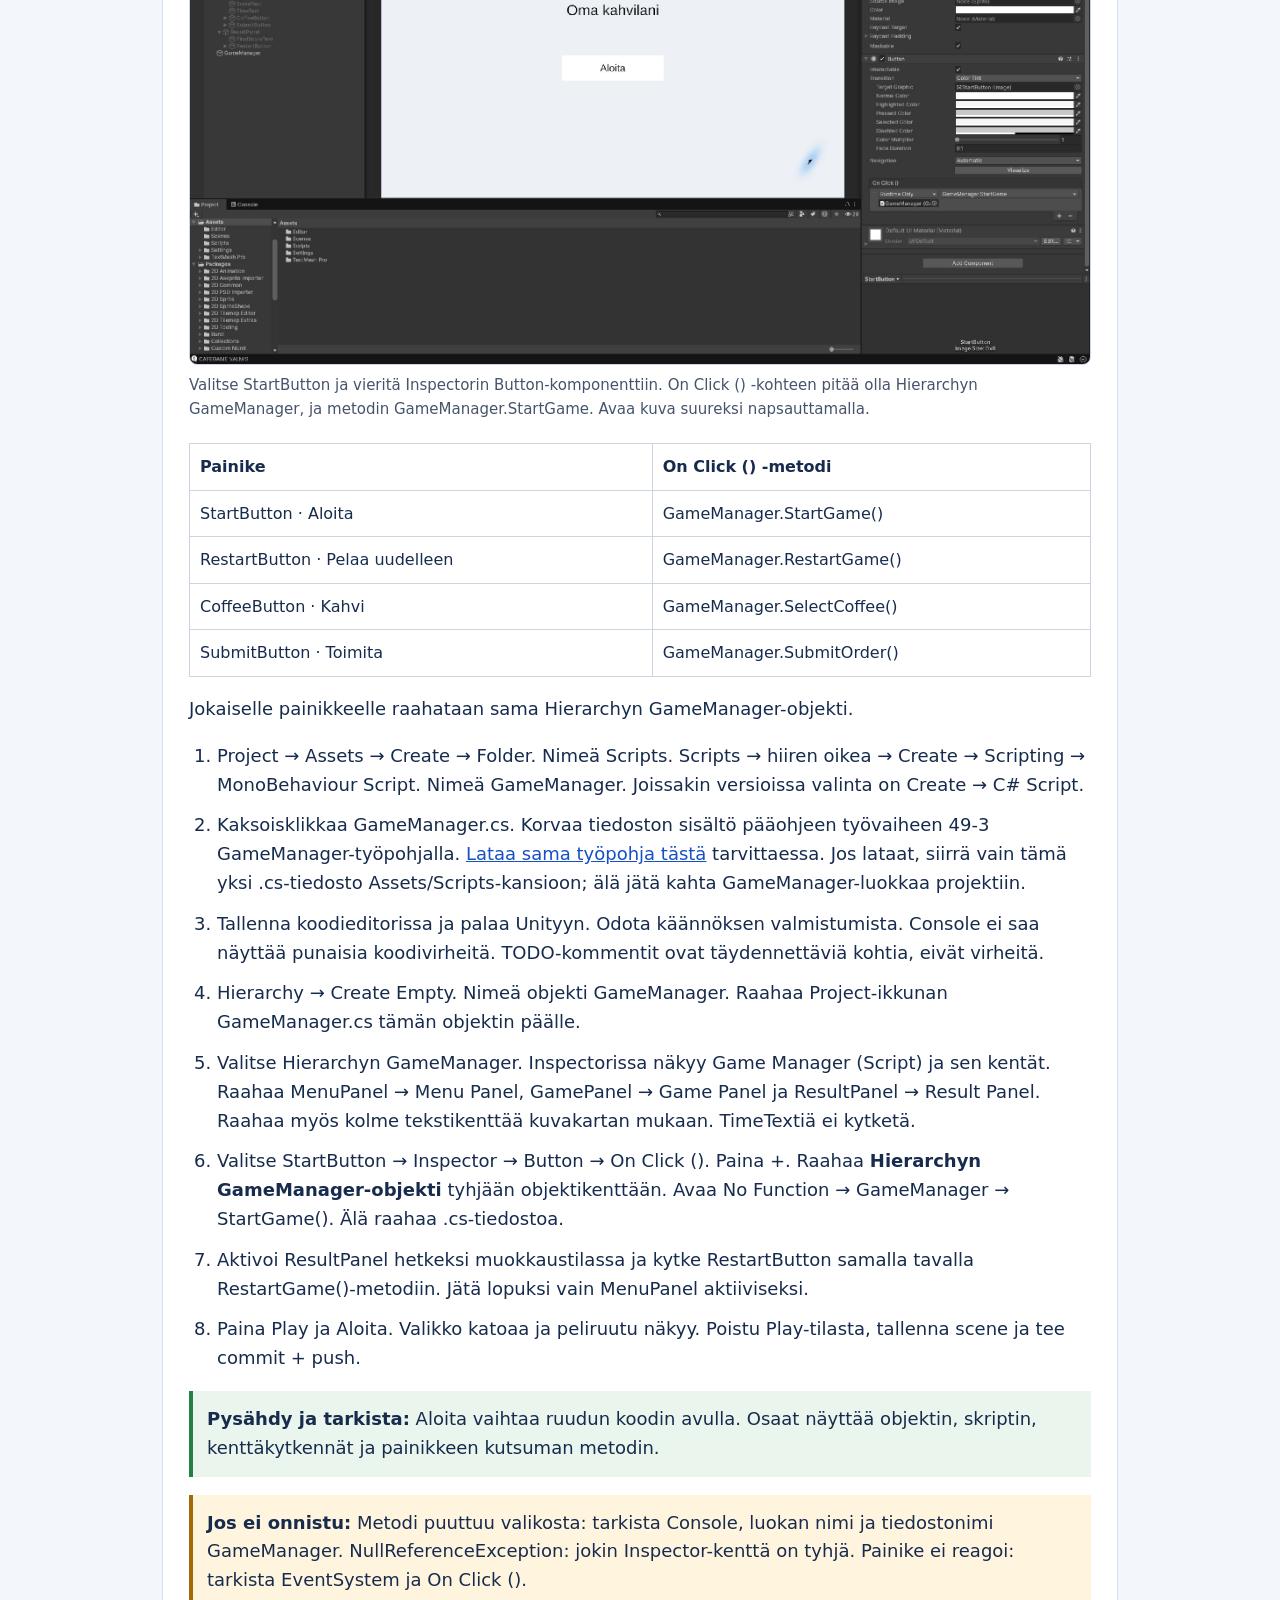
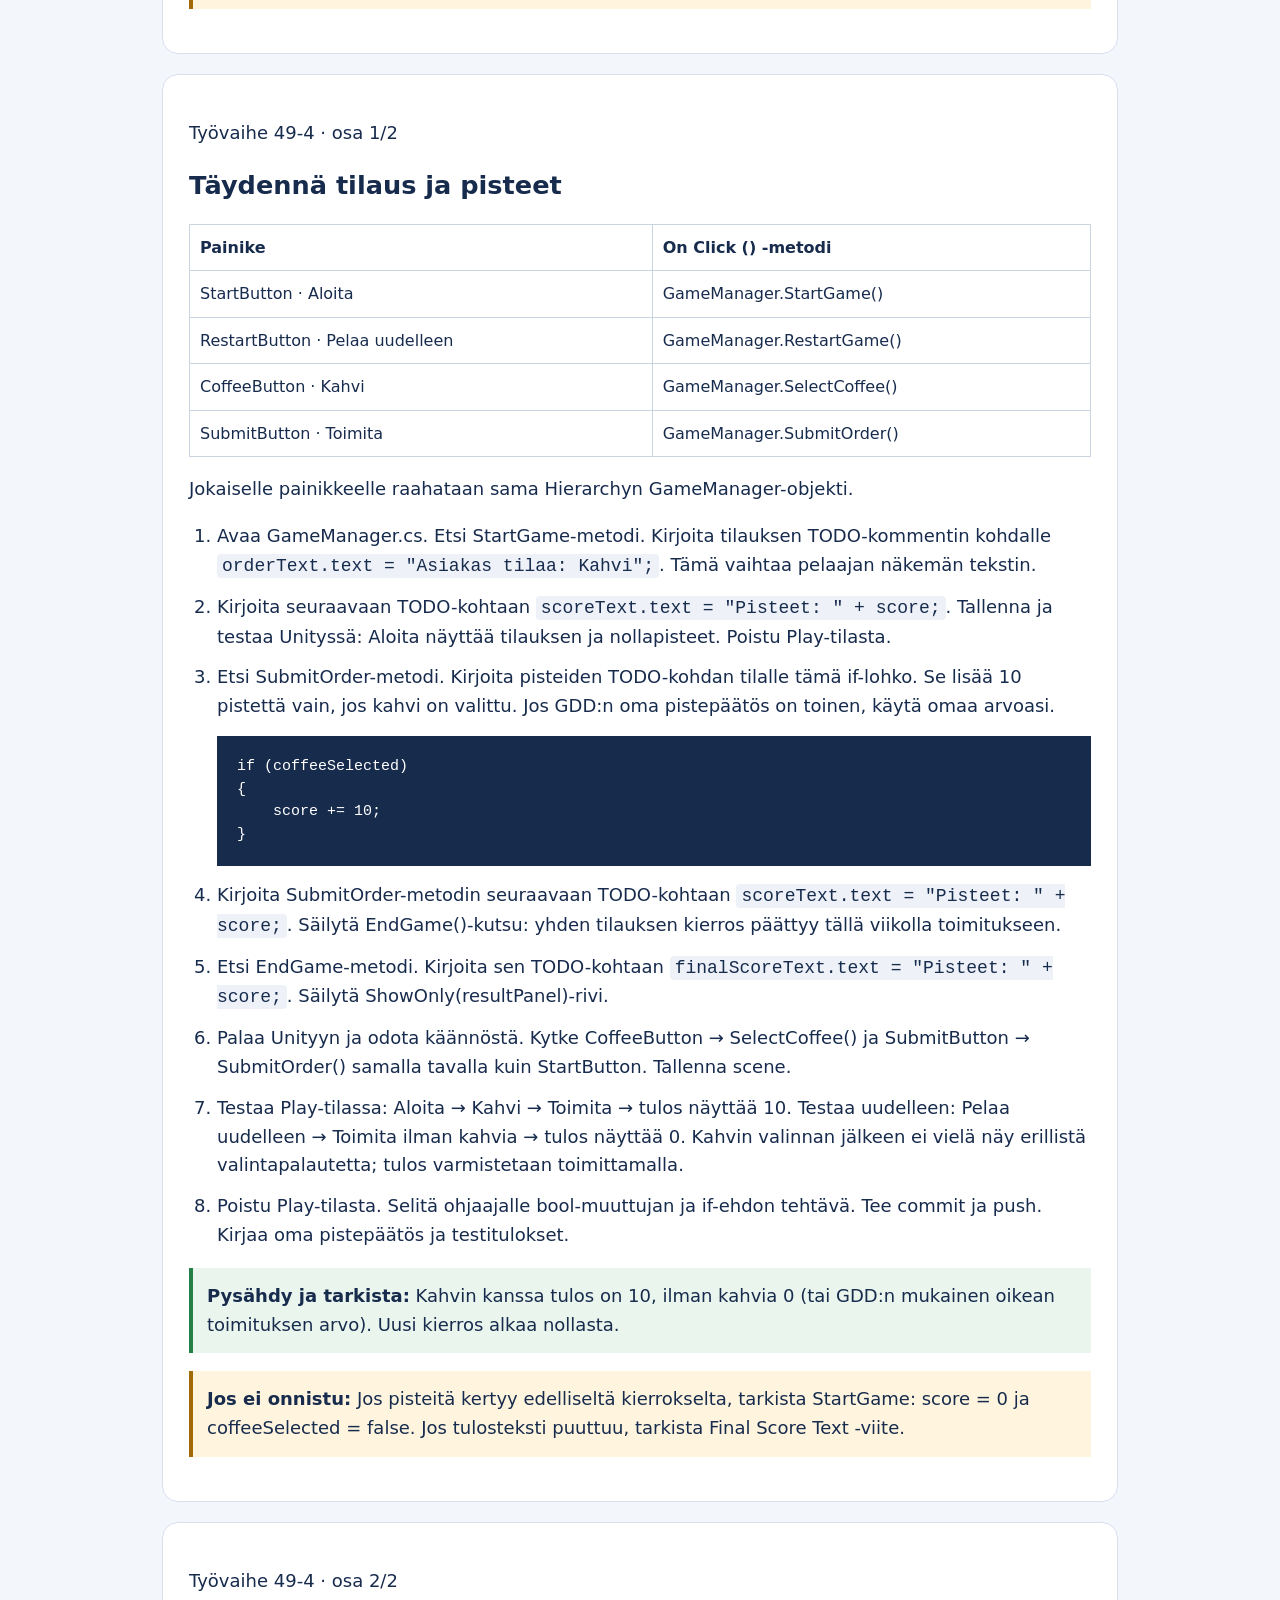
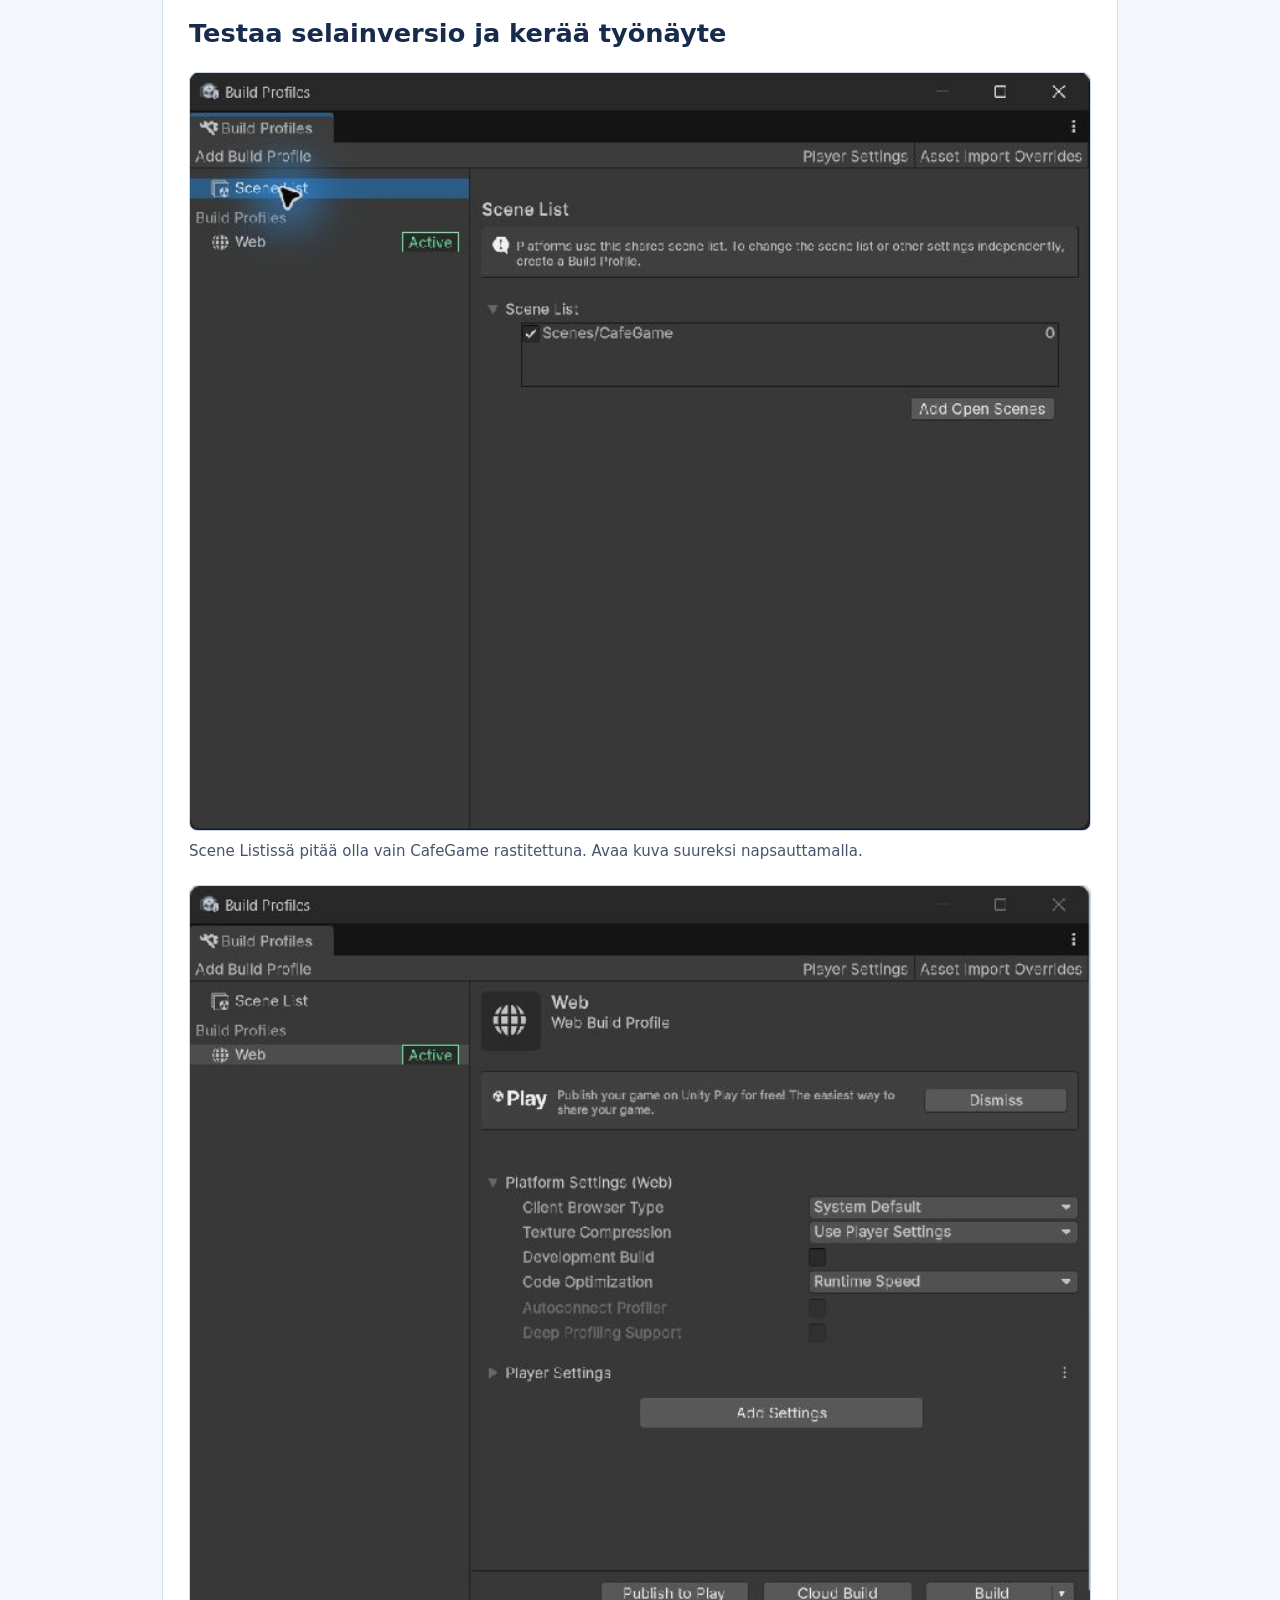
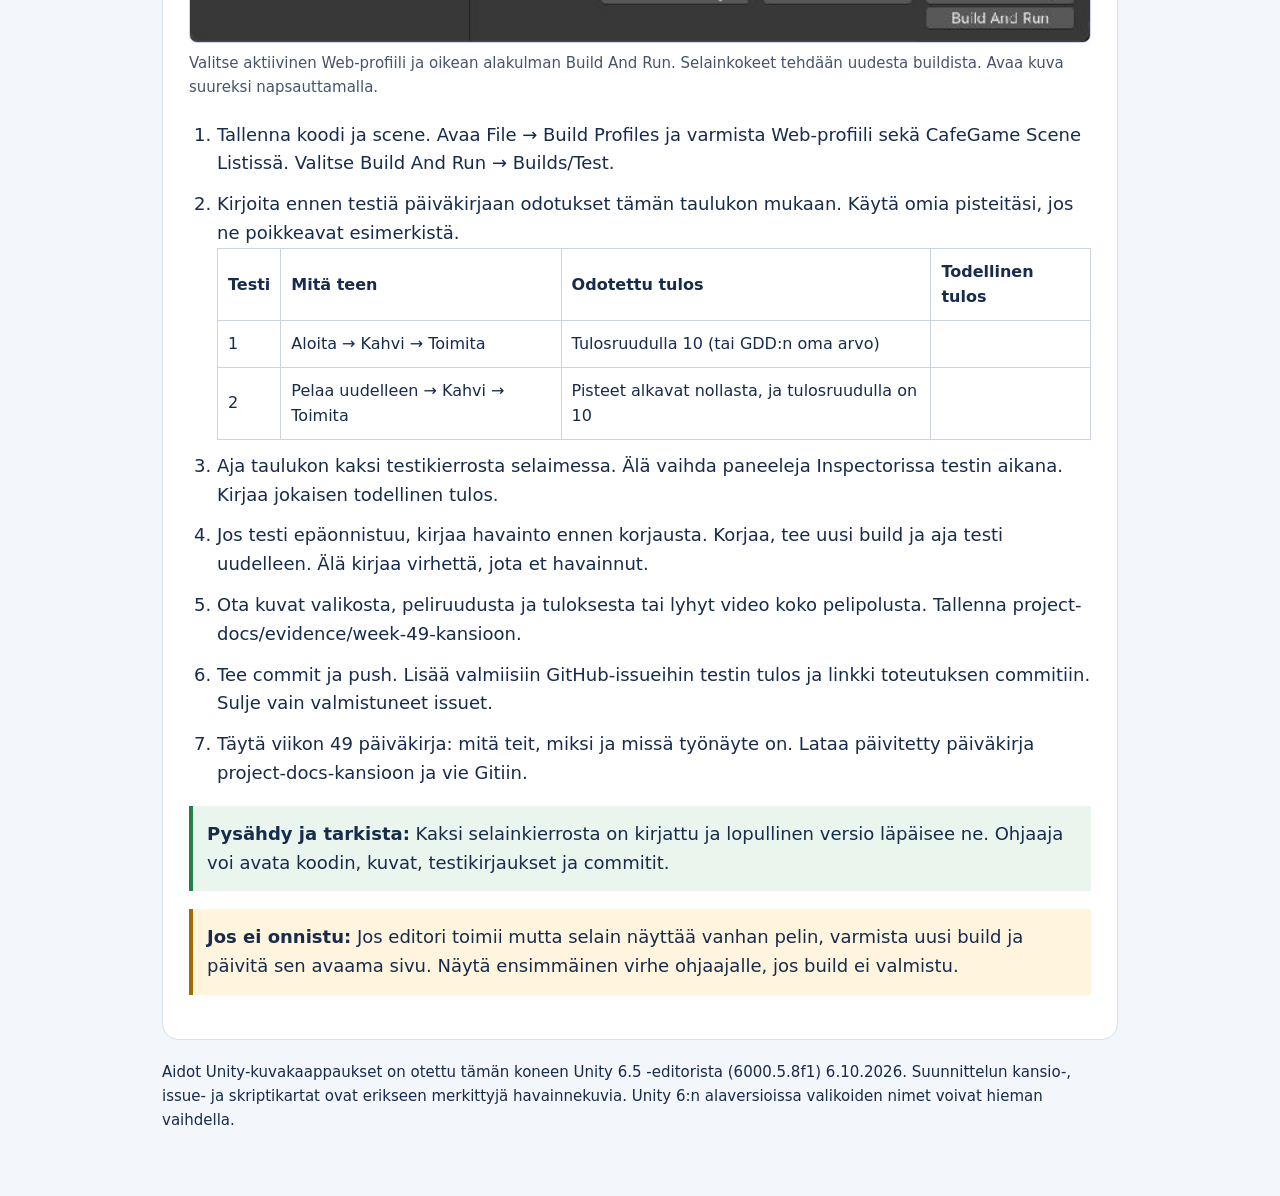
<file: tuki/viikko-49.html>
<!doctype html><html lang="fi"><head><meta charset="utf-8"><meta name="viewport" content="width=device-width,initial-scale=1"><title>Viikko 49: ensimmäinen pelattava kierros – KahvilaKoodi</title><link rel="stylesheet" href="tuki.css"></head><body><main><a href="../index.html">← KahvilaKoodin pääohjeeseen</a><header><nav aria-label="Tukimateriaalin sivut"><a class="pill" href="index.html">Aloitus</a><a class="pill" href="viikko-48.html">48 · Aloitus</a><a class="pill" href="viikko-49.html">49 · Ensimmäinen peli</a><a class="pill" href="ohjaajalle.html">Ohjaajalle</a></nav><h1>Viikko 49: ensimmäinen pelattava kierros</h1><p class="lead">Piirrät ensin luonnoksen ja rakennat sitten yhden kahvitilauksen pelin. Etene valikosta painikekytkentöihin ja vasta sitten pisteisiin. Tallenna muokkaukset aina Play-tilan ulkopuolella.</p><button class="print" onclick="window.print()">Tulosta ohje</button></header><section aria-label="Työvaiheiden sisällysluettelo"><h2>Valitse työvaihe</h2><ol><li><a href="#49-1">Piirrä oma luonnos kolmesta ruudusta</a></li><li><a href="#49-2">Rakenna valikko-, peli- ja tulosruutu</a></li><li><a href="#49-3">Tee GameManager, joka vaihtaa ruutua</a></li><li><a href="#49-4">Tee ensimmäinen tilaus ja kokeile selaimessa</a></li></ol></section><section id="49-1"><p>Työvaihe 49-1</p><h2>Piirrä oma luonnos kolmesta ruudusta</h2><figure><a href="kuvat/unity/12-valikko-play.png" target="_blank" rel="noreferrer"><img src="kuvat/unity/12-valikko-play.png" alt="Valmis viikon 49 valikko Play-tilassa. Oma nimi ja Aloita näkyvät. Tässä esimerkissä painike on jo kytketty." loading="lazy"></a><figcaption>Valmis viikon 49 valikko Play-tilassa. Oma nimi ja Aloita näkyvät. Tässä esimerkissä painike on jo kytketty. Avaa kuva suureksi napsauttamalla.</figcaption></figure><ol class="steps"><li>Jaa paperi kolmeen osaan: Valikko, Peli, Tulos. Käytä kuvaa rakenteen mallina, mutta tee oma luonnos.</li><li>Piirrä valikkoon nimi ja Aloita. Piirrä peliruutuun tilaus, tuotteet, Toimita, aika, pisteet ja palautteen paikka.</li><li>Piirrä tulosruutuun pisteet, top 5 -lista ja Pelaa uudelleen. Kokonaisen pelin luonnos sisältää myös myöhemmin toteutettavat osat.</li><li>Piirrä Aloita-nuoli peliruutuun, ajan loppumisen nuoli tulosruutuun ja Pelaa uudelleen -nuoli peliruutuun. Viikon 49 väliversiossa Toimita päättää yhden tilauksen kierroksen.</li><li>Kuvaa luonnos ja tallenna mockup.png kansioon project-docs/evidence/week-49. Tee commit ja push.</li></ol><p class="check"><strong>Pysähdy ja tarkista:</strong> Omassa luonnoksessa on kolme ruutua, tarvittavat osat ja ruudunvaihdot. Osaat kertoa, mikä tehdään viikolla 49 ja mikä myöhemmin.</p><p class="help"><strong>Jos ei onnistu:</strong> Täydellisen grafiikan suunnittelu ei kuulu tähän vaiheeseen. Laatikot, tekstit ja nuolet riittävät.</p></section><section id="49-2"><p>Työvaihe 49-2 · osa 1/2</p><h2>Rakenna valikko ja kolme paneelia</h2><figure><a href="kuvat/unity/02-editori.png" target="_blank" rel="noreferrer"><img src="kuvat/unity/02-editori.png" alt="Unity-editori: Hierarchy vasemmalla, Project alhaalla, Inspector oikealla ja Scene/Game keskellä. Valitse objekti Hierarchystä ja muuta sen asetuksia Inspectorissa." loading="lazy"></a><figcaption>Unity-editori: Hierarchy vasemmalla, Project alhaalla, Inspector oikealla ja Scene/Game keskellä. Valitse objekti Hierarchystä ja muuta sen asetuksia Inspectorissa. Avaa kuva suureksi napsauttamalla.</figcaption></figure><figure><a href="kuvat/unity/12-valikko-play.png" target="_blank" rel="noreferrer"><img src="kuvat/unity/12-valikko-play.png" alt="Valmis viikon 49 valikko Play-tilassa. Oma nimi ja Aloita näkyvät. Tässä esimerkissä painike on jo kytketty." loading="lazy"></a><figcaption>Valmis viikon 49 valikko Play-tilassa. Oma nimi ja Aloita näkyvät. Tässä esimerkissä painike on jo kytketty. Avaa kuva suureksi napsauttamalla.</figcaption></figure><ol class="steps"><li>Avaa CafeGame-scene. Varmista, ettei Play ole päällä. Tallenna File → Save.</li><li>Hierarchy → hiiren oikea → UI → Canvas (joissakin Unity 6 -versioissa UI (Canvas)). Säilytä Unityn luoma EventSystem. Jos Canvas on jo olemassa, käytä sitä.</li></ol><figure><a href="kuvat/unity/08-canvas-asetukset.png" target="_blank" rel="noreferrer"><img src="kuvat/unity/08-canvas-asetukset.png" alt="Canvasin asetukset oikealla: Screen Space - Overlay, Scale With Screen Size ja 1280 × 720. Kuvassa on aloituskokeilun scene; asetukset ovat samat CafeGame-scenessä." loading="lazy"></a><figcaption>Canvasin asetukset oikealla: Screen Space - Overlay, Scale With Screen Size ja 1280 × 720. Kuvassa on aloituskokeilun scene; asetukset ovat samat CafeGame-scenessä. Avaa kuva suureksi napsauttamalla.</figcaption></figure><ol class="steps" start="3"><li>Valitse Canvas. Inspector → Canvas: Render Mode = Screen Space - Overlay. Canvas Scaler: UI Scale Mode = Scale With Screen Size, Reference Resolution = 1280 × 720, Match = 0.5. Valitse Game-ikkunan kuvasuhteeksi 16:9.</li><li>Canvas → hiiren oikea → UI → Panel. Nimeä MenuPanel. Luo samalla tavalla GamePanel ja ResultPanel. Kaikkien kolmen pitää olla suoraan Canvasin lapsia, ei toistensa sisällä.</li><li>Jätä MenuPanel aktiiviseksi. Piilota GamePanel ja ResultPanel poistamalla Inspectorin yläreunassa oleva aktiivisuusrasti. Se on objektin nimen vieressä; Hierarchyn silmäkuvake ei korvaa tätä.</li><li>MenuPanel → hiiren oikea → UI → Text - TextMeshPro. Tuo TMP Essentials, jos Unity kysyy. Nimeä TitleText. Kirjoita Inspectorin tekstialueeseen pelin nimi. Font Size = 40, väri musta tai muu taustasta erottuva väri.</li><li>Valitse TitleText → Rect Transform. Avaa Anchor Presets ja valitse keskipisteen ankkuri pitäen Alt ja Shift pohjassa. Anna Pos X = 0, Pos Y = 160, Width = 600, Height = 80. Aseta tekstin kohdistus keskelle.</li><li>MenuPanel → UI → Button - TextMeshPro. Nimeä StartButton. Aseta sama keskipisteankkuri, Pos X = 0, Pos Y = 0, Width = 280, Height = 70. Avaa sen lapsi Text (TMP) ja kirjoita Aloita, Font Size = 28.</li><li>Avaa Game-välilehti ja paina Play. Nimi ja Aloita näkyvät. Painike ei vielä vaihda ruutua. Poistu Play-tilasta, tallenna ja tee commit + push.</li></ol><p class="check"><strong>Pysähdy ja tarkista:</strong> Valikko näkyy Play-tilassa. Canvasin alla on kolme erillistä paneelia. Aloita on toistaiseksi ilman toimintoa.</p><p class="help"><strong>Jos ei onnistu:</strong> Jos näet vain harmaan paneelin, tarkista, että GamePanel ja ResultPanel ovat pois päältä. Jos teksti puuttuu, tarkista väri, koko ja keskipisteankkuri.</p></section><section id="49-2-2"><p>Työvaihe 49-2 · osa 2/2</p><h2>Rakenna peli- ja tulosruutu</h2><figure><a href="kuvat/unity/13-peliruutu-play.png" target="_blank" rel="noreferrer"><img src="kuvat/unity/13-peliruutu-play.png" alt="Pelin tavoitenäkymä: tilaus ylhäällä, Kahvi ja Toimita sen alla. Teksti Aika: — varaa vielä paikan ajastimelle." loading="lazy"></a><figcaption>Pelin tavoitenäkymä: tilaus ylhäällä, Kahvi ja Toimita sen alla. Teksti Aika: — varaa vielä paikan ajastimelle. Avaa kuva suureksi napsauttamalla.</figcaption></figure><figure><a href="kuvat/unity/10-paneelirakenne.png" target="_blank" rel="noreferrer"><img src="kuvat/unity/10-paneelirakenne.png" alt="Canvasin alla on kolme erillistä paneelia. Avaa nuolet ja vertaa lapsiobjektien nimiä: MenuPanel, GamePanel ja ResultPanel." loading="lazy"></a><figcaption>Canvasin alla on kolme erillistä paneelia. Avaa nuolet ja vertaa lapsiobjektien nimiä: MenuPanel, GamePanel ja ResultPanel. Avaa kuva suureksi napsauttamalla.</figcaption></figure><ol class="steps"><li>Poistu Play-tilasta. Piilota MenuPanel ja aktivoi GamePanel. Lisää GamePanelin lapsiksi kolme Text - TextMeshPro -objektia: OrderText, ScoreText, TimeText.</li><li>Käytä teksteille keskipisteankkuria kuten työvaiheen 49-2 alussa. Aseta jokaiselle tekstille tämän taulukon arvot. Tee yksi rivi kerrallaan.<table><tr><th>Objekti</th><th>X</th><th>Y</th><th>W</th><th>H</th><th>Font Size</th><th>Teksti</th></tr><tr><td>OrderText</td><td>0</td><td>180</td><td>700</td><td>80</td><td>32</td><td>Asiakas tilaa: Kahvi</td></tr><tr><td>ScoreText</td><td>-260</td><td>260</td><td>300</td><td>50</td><td>26</td><td>Pisteet: 0</td></tr><tr><td>TimeText</td><td>260</td><td>260</td><td>300</td><td>50</td><td>26</td><td>Aika: —</td></tr></table>Valitse tumma tekstiväri ja keskitetty kohdistus.</li><li>Lisää GamePaneliin kaksi Button - TextMeshPro -objektia: CoffeeButton (teksti Kahvi) ja SubmitButton (teksti Toimita). Keskipisteankkuri, W=280, H=70. Kahvi: X=-180, Y=-40. Toimita: X=180, Y=-40. Painikkeiden lapsiteksteille Font Size=28.</li><li>Piilota GamePanel ja aktivoi ResultPanel. Lisää FinalScoreText: keskipisteankkuri, X=0, Y=140, W=600, H=80, Font Size=36, tumma teksti ”Pisteet: 0”.</li><li>Lisää ResultPaneliin RestartButton: keskipisteankkuri, X=0, Y=-20, W=360, H=70. Lapsitekstiksi Pelaa uudelleen ja Font Size=28.</li><li>Aktivoi lopuksi vain MenuPanel. Tallenna scene. Paina Play: vain valikko näkyy. Poistu Play-tilasta.</li><li>Ota kuva Hierarchystä: avaa paneelien nuolet, jotta lapsiobjektit näkyvät. Tallenna project-docs/evidence/week-49/hierarchy.png. Tee commit ja push.</li></ol><p class="check"><strong>Pysähdy ja tarkista:</strong> Tekstit ja painikkeet eivät peitä toisiaan. Play käynnistyy valikosta. TimeText varaa tässä vaiheessa paikan ajastimelle.</p><p class="help"><strong>Jos ei onnistu:</strong> Jos objektit ovat väärän paneelin sisällä, raahaa ne Hierarchyssä oikeaan paneeliin. Tarkista ruudut yksi paneeli kerrallaan.</p></section><section id="49-3"><p>Työvaihe 49-3</p><h2>Liitä GameManager ja kytke Aloita</h2><figure><a href="kuvat/unity/09-gamemanager-kentat.png" target="_blank" rel="noreferrer"><img src="kuvat/unity/09-gamemanager-kentat.png" alt="Valitse GameManager. Inspectorin kuusi kenttää sisältävät scene-objektit: kolme paneelia sekä OrderText, ScoreText ja FinalScoreText. Yksikään ei jää None-tilaan." loading="lazy"></a><figcaption>Valitse GameManager. Inspectorin kuusi kenttää sisältävät scene-objektit: kolme paneelia sekä OrderText, ScoreText ja FinalScoreText. Yksikään ei jää None-tilaan. Avaa kuva suureksi napsauttamalla.</figcaption></figure><figure><a href="kuvat/unity/11-aloita-onclick.png" target="_blank" rel="noreferrer"><img src="kuvat/unity/11-aloita-onclick.png" alt="Valitse StartButton ja vieritä Inspectorin Button-komponenttiin. On Click () -kohteen pitää olla Hierarchyn GameManager, ja metodin GameManager.StartGame." loading="lazy"></a><figcaption>Valitse StartButton ja vieritä Inspectorin Button-komponenttiin. On Click () -kohteen pitää olla Hierarchyn GameManager, ja metodin GameManager.StartGame. Avaa kuva suureksi napsauttamalla.</figcaption></figure><table><tr><th>Painike</th><th>On Click () -metodi</th></tr><tr><td>StartButton · Aloita</td><td>GameManager.StartGame()</td></tr><tr><td>RestartButton · Pelaa uudelleen</td><td>GameManager.RestartGame()</td></tr><tr><td>CoffeeButton · Kahvi</td><td>GameManager.SelectCoffee()</td></tr><tr><td>SubmitButton · Toimita</td><td>GameManager.SubmitOrder()</td></tr></table><p>Jokaiselle painikkeelle raahataan sama Hierarchyn GameManager-objekti.</p><ol class="steps"><li>Project → Assets → Create → Folder. Nimeä Scripts. Scripts → hiiren oikea → Create → Scripting → MonoBehaviour Script. Nimeä GameManager. Joissakin versioissa valinta on Create → C# Script.</li><li>Kaksoisklikkaa GameManager.cs. Korvaa tiedoston sisältö pääohjeen työvaiheen 49-3 GameManager-työpohjalla. <a href="GameManager-tyopohja.cs" download>Lataa sama työpohja tästä</a> tarvittaessa. Jos lataat, siirrä vain tämä yksi .cs-tiedosto Assets/Scripts-kansioon; älä jätä kahta GameManager-luokkaa projektiin.</li><li>Tallenna koodieditorissa ja palaa Unityyn. Odota käännöksen valmistumista. Console ei saa näyttää punaisia koodivirheitä. TODO-kommentit ovat täydennettäviä kohtia, eivät virheitä.</li><li>Hierarchy → Create Empty. Nimeä objekti GameManager. Raahaa Project-ikkunan GameManager.cs tämän objektin päälle.</li><li>Valitse Hierarchyn GameManager. Inspectorissa näkyy Game Manager (Script) ja sen kentät. Raahaa MenuPanel → Menu Panel, GamePanel → Game Panel ja ResultPanel → Result Panel. Raahaa myös kolme tekstikenttää kuvakartan mukaan. TimeTextiä ei kytketä.</li><li>Valitse StartButton → Inspector → Button → On Click (). Paina +. Raahaa <strong>Hierarchyn GameManager-objekti</strong> tyhjään objektikenttään. Avaa No Function → GameManager → StartGame(). Älä raahaa .cs-tiedostoa.</li><li>Aktivoi ResultPanel hetkeksi muokkaustilassa ja kytke RestartButton samalla tavalla RestartGame()-metodiin. Jätä lopuksi vain MenuPanel aktiiviseksi.</li><li>Paina Play ja Aloita. Valikko katoaa ja peliruutu näkyy. Poistu Play-tilasta, tallenna scene ja tee commit + push.</li></ol><p class="check"><strong>Pysähdy ja tarkista:</strong> Aloita vaihtaa ruudun koodin avulla. Osaat näyttää objektin, skriptin, kenttäkytkennät ja painikkeen kutsuman metodin.</p><p class="help"><strong>Jos ei onnistu:</strong> Metodi puuttuu valikosta: tarkista Console, luokan nimi ja tiedostonimi GameManager. NullReferenceException: jokin Inspector-kenttä on tyhjä. Painike ei reagoi: tarkista EventSystem ja On Click ().</p></section><section id="49-4"><p>Työvaihe 49-4 · osa 1/2</p><h2>Täydennä tilaus ja pisteet</h2><table><tr><th>Painike</th><th>On Click () -metodi</th></tr><tr><td>StartButton · Aloita</td><td>GameManager.StartGame()</td></tr><tr><td>RestartButton · Pelaa uudelleen</td><td>GameManager.RestartGame()</td></tr><tr><td>CoffeeButton · Kahvi</td><td>GameManager.SelectCoffee()</td></tr><tr><td>SubmitButton · Toimita</td><td>GameManager.SubmitOrder()</td></tr></table><p>Jokaiselle painikkeelle raahataan sama Hierarchyn GameManager-objekti.</p><ol class="steps"><li>Avaa GameManager.cs. Etsi StartGame-metodi. Kirjoita tilauksen TODO-kommentin kohdalle <code>orderText.text = "Asiakas tilaa: Kahvi";</code>. Tämä vaihtaa pelaajan näkemän tekstin.</li><li>Kirjoita seuraavaan TODO-kohtaan <code>scoreText.text = "Pisteet: " + score;</code>. Tallenna ja testaa Unityssä: Aloita näyttää tilauksen ja nollapisteet. Poistu Play-tilasta.</li><li>Etsi SubmitOrder-metodi. Kirjoita pisteiden TODO-kohdan tilalle tämä if-lohko. Se lisää 10 pistettä vain, jos kahvi on valittu. Jos GDD:n oma pistepäätös on toinen, käytä omaa arvoasi.<pre><code>if (coffeeSelected)
{
    score += 10;
}</code></pre></li><li>Kirjoita SubmitOrder-metodin seuraavaan TODO-kohtaan <code>scoreText.text = "Pisteet: " + score;</code>. Säilytä EndGame()-kutsu: yhden tilauksen kierros päättyy tällä viikolla toimitukseen.</li><li>Etsi EndGame-metodi. Kirjoita sen TODO-kohtaan <code>finalScoreText.text = "Pisteet: " + score;</code>. Säilytä ShowOnly(resultPanel)-rivi.</li><li>Palaa Unityyn ja odota käännöstä. Kytke CoffeeButton → SelectCoffee() ja SubmitButton → SubmitOrder() samalla tavalla kuin StartButton. Tallenna scene.</li><li>Testaa Play-tilassa: Aloita → Kahvi → Toimita → tulos näyttää 10. Testaa uudelleen: Pelaa uudelleen → Toimita ilman kahvia → tulos näyttää 0. Kahvin valinnan jälkeen ei vielä näy erillistä valintapalautetta; tulos varmistetaan toimittamalla.</li><li>Poistu Play-tilasta. Selitä ohjaajalle bool-muuttujan ja if-ehdon tehtävä. Tee commit ja push. Kirjaa oma pistepäätös ja testitulokset.</li></ol><p class="check"><strong>Pysähdy ja tarkista:</strong> Kahvin kanssa tulos on 10, ilman kahvia 0 (tai GDD:n mukainen oikean toimituksen arvo). Uusi kierros alkaa nollasta.</p><p class="help"><strong>Jos ei onnistu:</strong> Jos pisteitä kertyy edelliseltä kierrokselta, tarkista StartGame: score = 0 ja coffeeSelected = false. Jos tulosteksti puuttuu, tarkista Final Score Text -viite.</p></section><section id="49-4-2"><p>Työvaihe 49-4 · osa 2/2</p><h2>Testaa selainversio ja kerää työnäyte</h2><figure><a href="kuvat/unity/18-scene-list.png" target="_blank" rel="noreferrer"><img src="kuvat/unity/18-scene-list.png" alt="Scene Listissä pitää olla vain CafeGame rastitettuna." loading="lazy"></a><figcaption>Scene Listissä pitää olla vain CafeGame rastitettuna. Avaa kuva suureksi napsauttamalla.</figcaption></figure><figure><a href="kuvat/unity/17-web-build-and-run.png" target="_blank" rel="noreferrer"><img src="kuvat/unity/17-web-build-and-run.png" alt="Valitse aktiivinen Web-profiili ja oikean alakulman Build And Run. Selainkokeet tehdään uudesta buildista." loading="lazy"></a><figcaption>Valitse aktiivinen Web-profiili ja oikean alakulman Build And Run. Selainkokeet tehdään uudesta buildista. Avaa kuva suureksi napsauttamalla.</figcaption></figure><ol class="steps"><li>Tallenna koodi ja scene. Avaa File → Build Profiles ja varmista Web-profiili sekä CafeGame Scene Listissä. Valitse Build And Run → Builds/Test.</li><li>Kirjoita ennen testiä päiväkirjaan odotukset tämän taulukon mukaan. Käytä omia pisteitäsi, jos ne poikkeavat esimerkistä.<table><tr><th>Testi</th><th>Mitä teen</th><th>Odotettu tulos</th><th>Todellinen tulos</th></tr><tr><td>1</td><td>Aloita → Kahvi → Toimita</td><td>Tulosruudulla 10 (tai GDD:n oma arvo)</td><td></td></tr><tr><td>2</td><td>Pelaa uudelleen → Kahvi → Toimita</td><td>Pisteet alkavat nollasta, ja tulosruudulla on 10</td><td></td></tr></table></li><li>Aja taulukon kaksi testikierrosta selaimessa. Älä vaihda paneeleja Inspectorissa testin aikana. Kirjaa jokaisen todellinen tulos.</li><li>Jos testi epäonnistuu, kirjaa havainto ennen korjausta. Korjaa, tee uusi build ja aja testi uudelleen. Älä kirjaa virhettä, jota et havainnut.</li><li>Ota kuvat valikosta, peliruudusta ja tuloksesta tai lyhyt video koko pelipolusta. Tallenna project-docs/evidence/week-49-kansioon.</li><li>Tee commit ja push. Lisää valmiisiin GitHub-issueihin testin tulos ja linkki toteutuksen commitiin. Sulje vain valmistuneet issuet.</li><li>Täytä viikon 49 päiväkirja: mitä teit, miksi ja missä työnäyte on. Lataa päivitetty päiväkirja project-docs-kansioon ja vie Gitiin.</li></ol><p class="check"><strong>Pysähdy ja tarkista:</strong> Kaksi selainkierrosta on kirjattu ja lopullinen versio läpäisee ne. Ohjaaja voi avata koodin, kuvat, testikirjaukset ja commitit.</p><p class="help"><strong>Jos ei onnistu:</strong> Jos editori toimii mutta selain näyttää vanhan pelin, varmista uusi build ja päivitä sen avaama sivu. Näytä ensimmäinen virhe ohjaajalle, jos build ei valmistu.</p></section><footer>Aidot Unity-kuvakaappaukset on otettu tämän koneen Unity 6.5 -editorista (6000.5.8f1) 6.10.2026. Suunnittelun kansio-, issue- ja skriptikartat ovat erikseen merkittyjä havainnekuvia. Unity 6:n alaversioissa valikoiden nimet voivat hieman vaihdella.</footer></main></body></html>
</file>
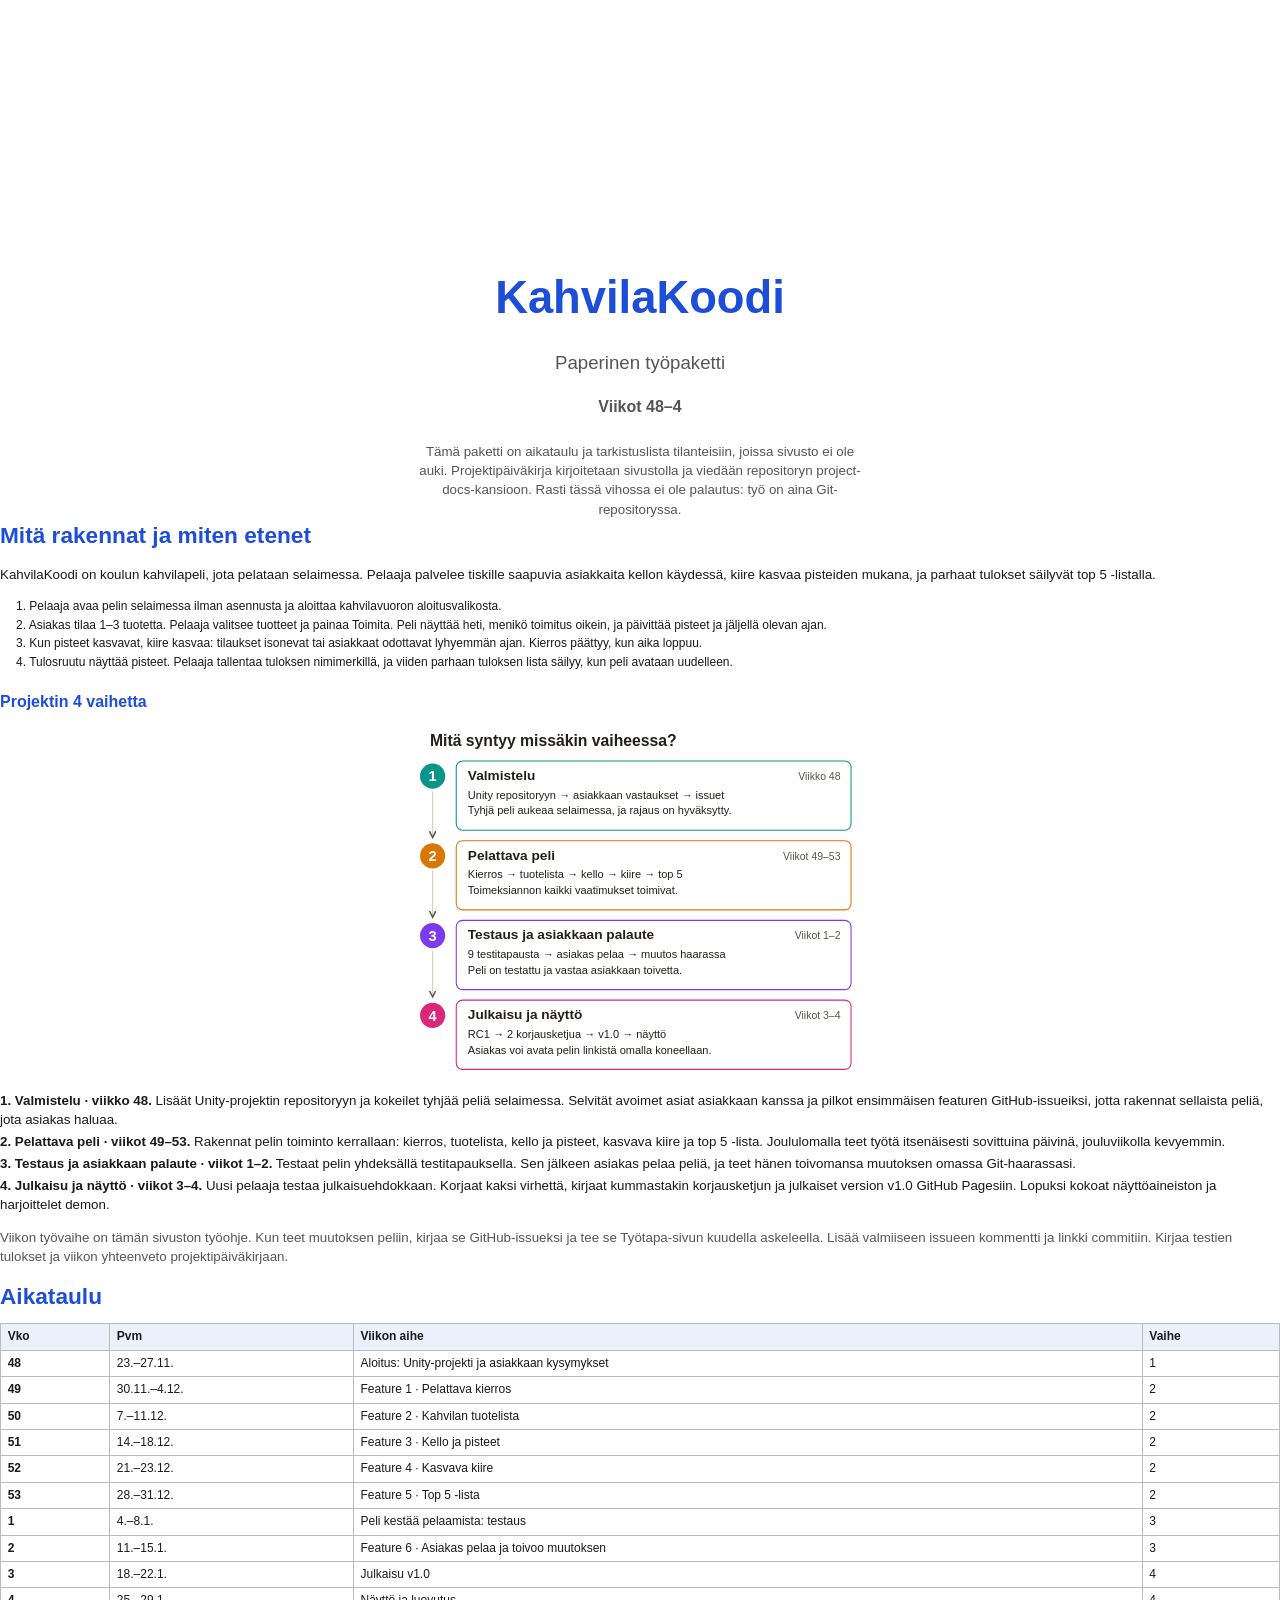
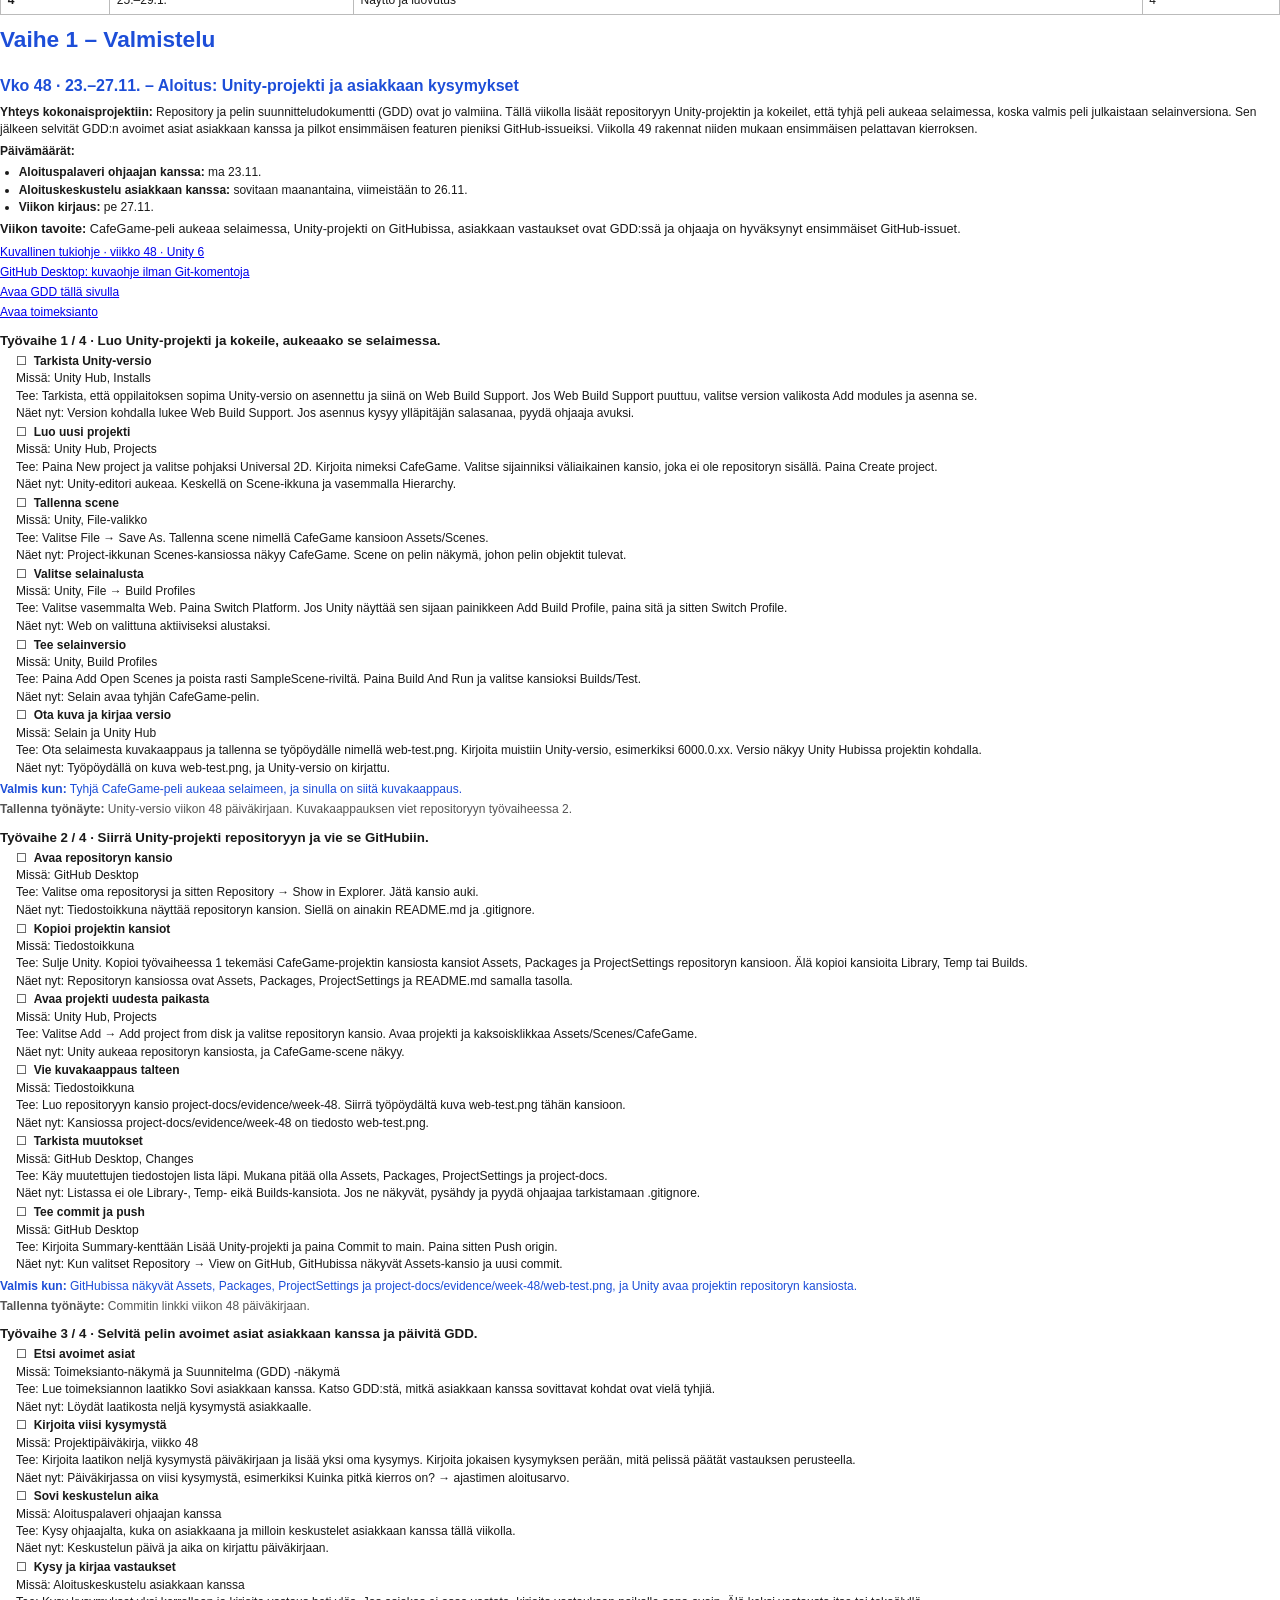
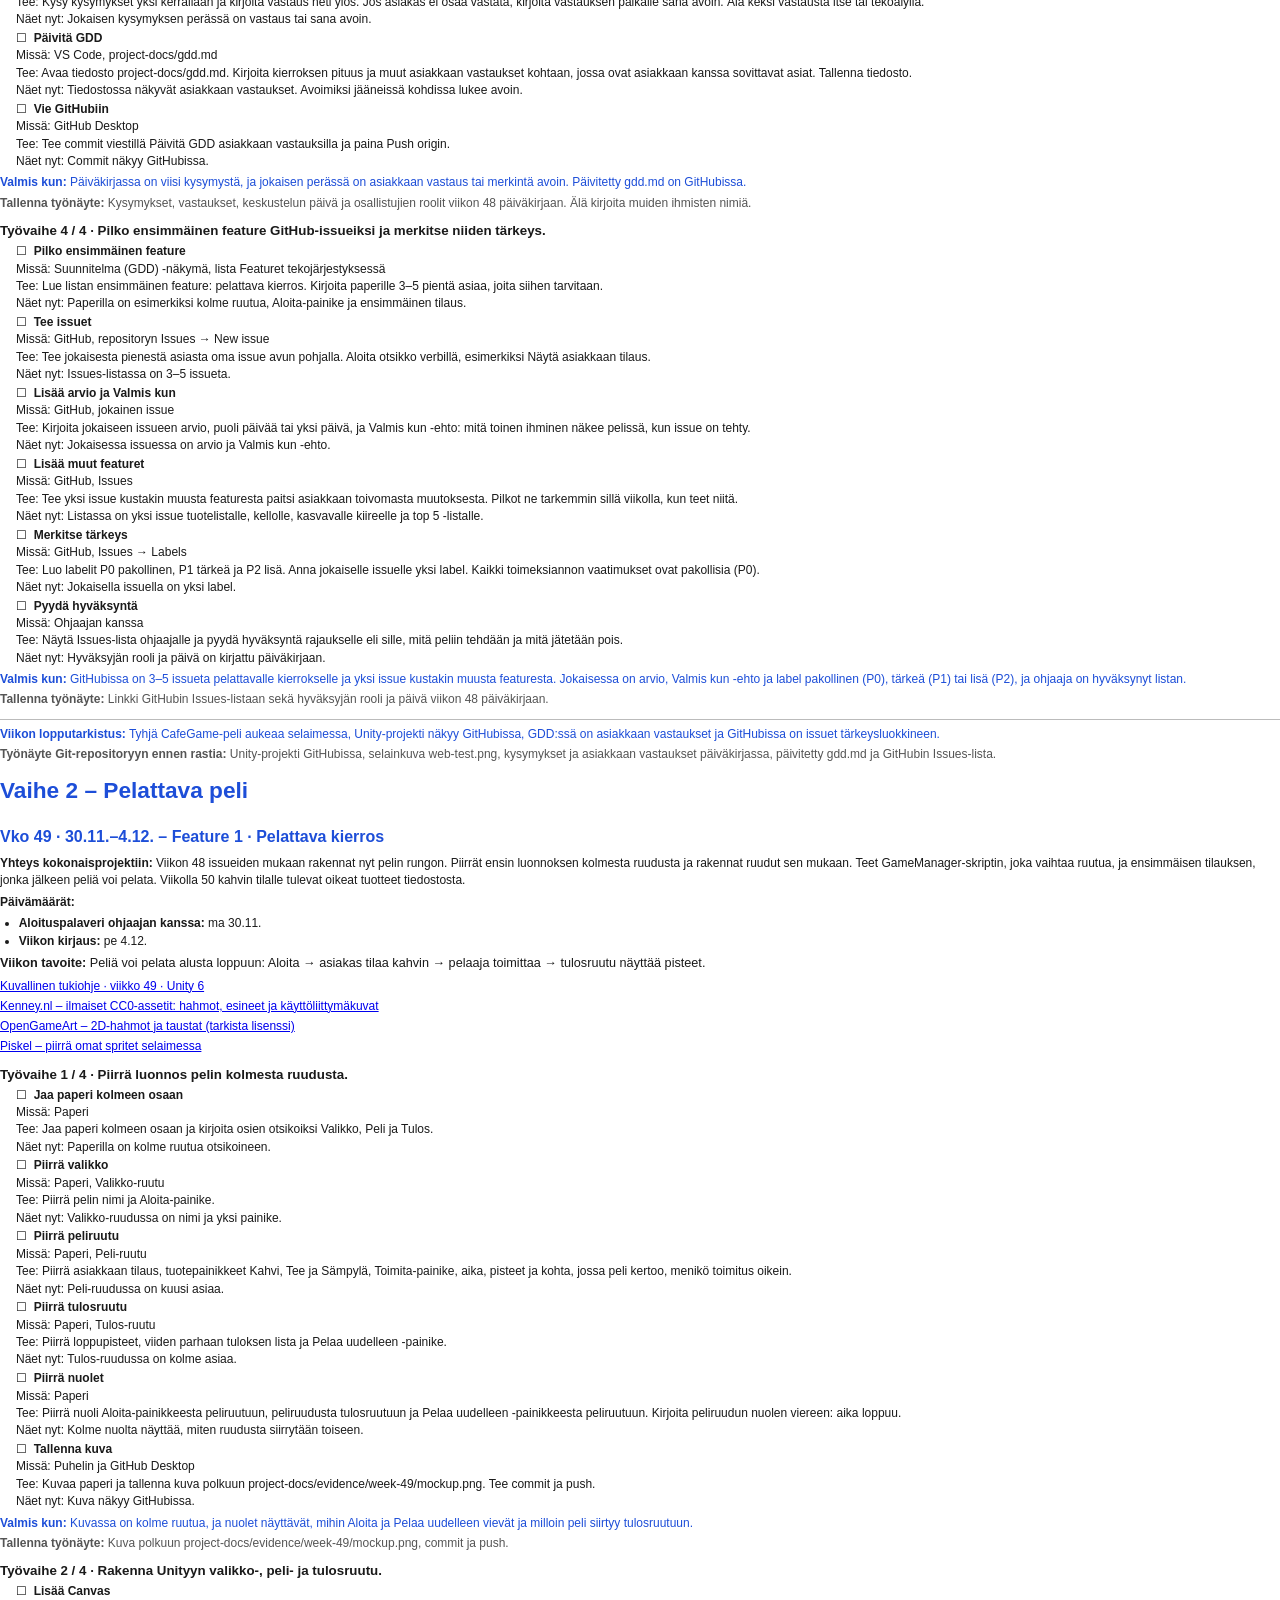
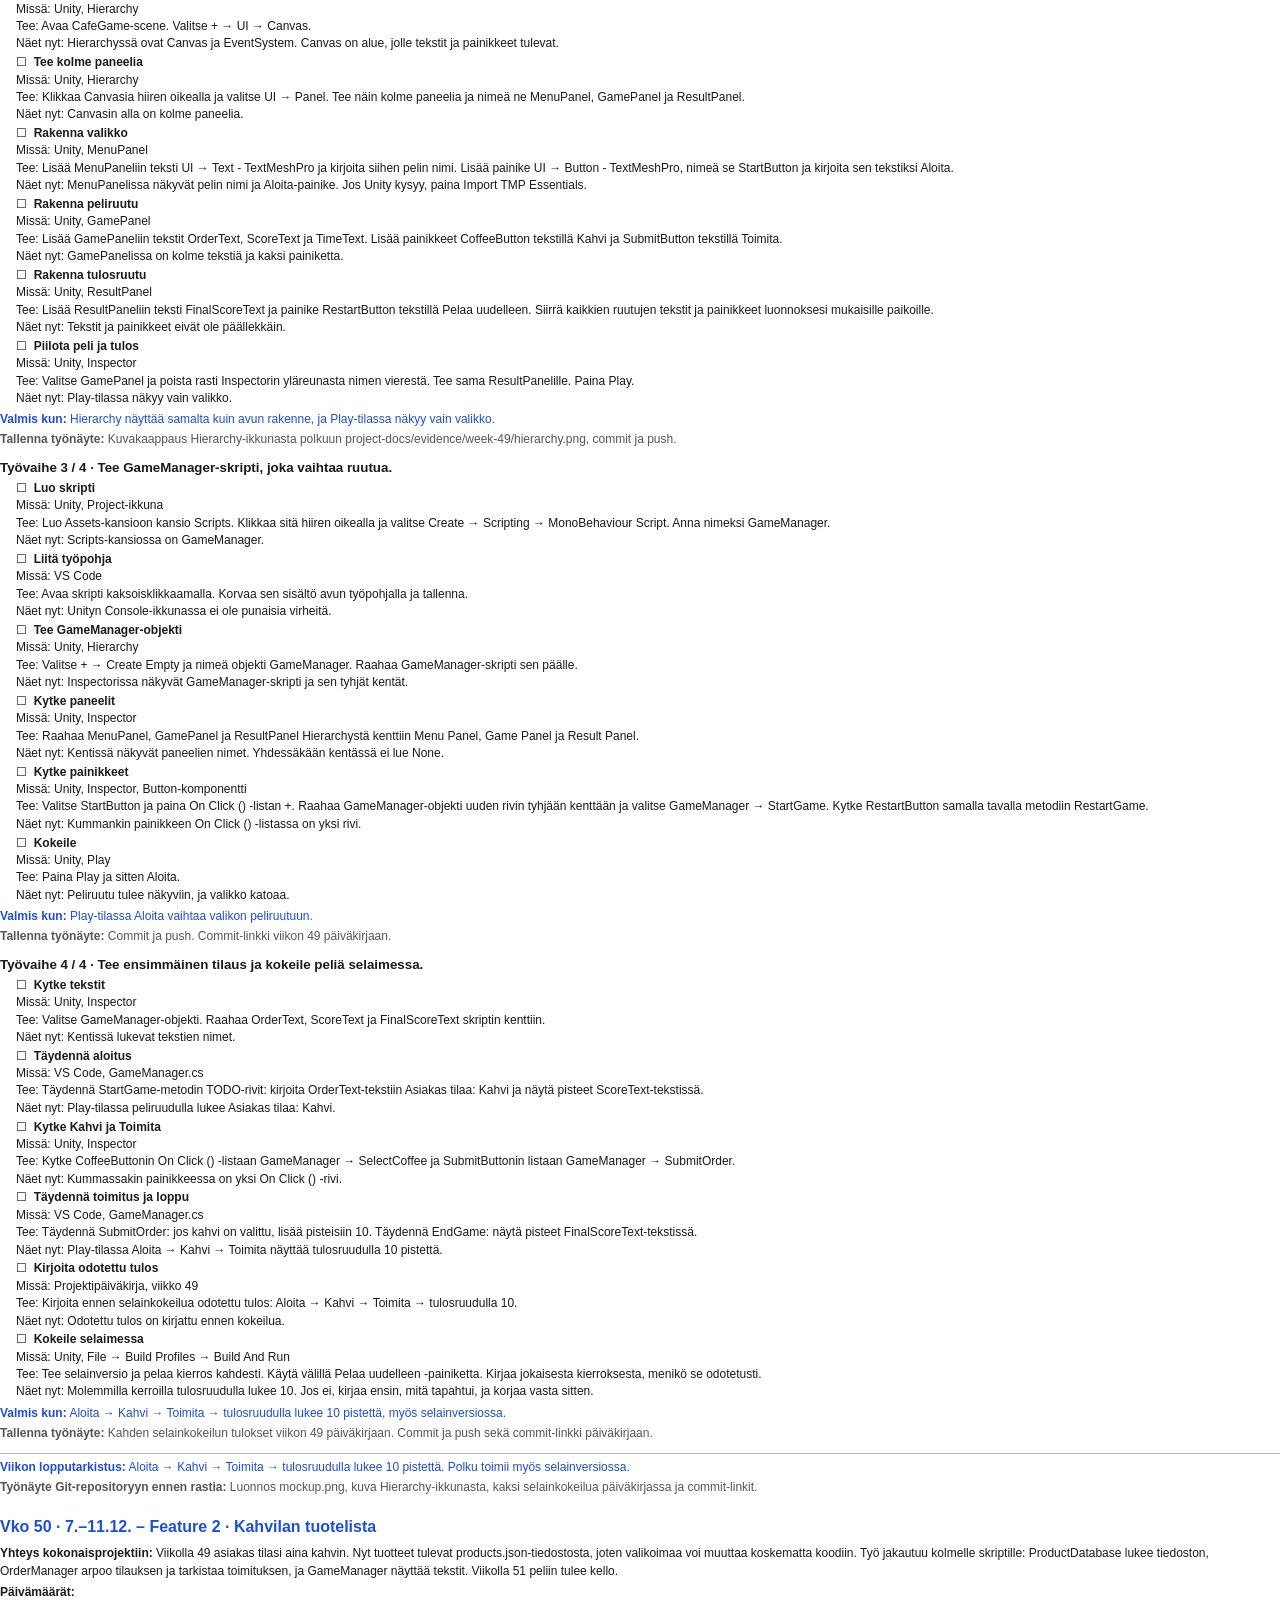
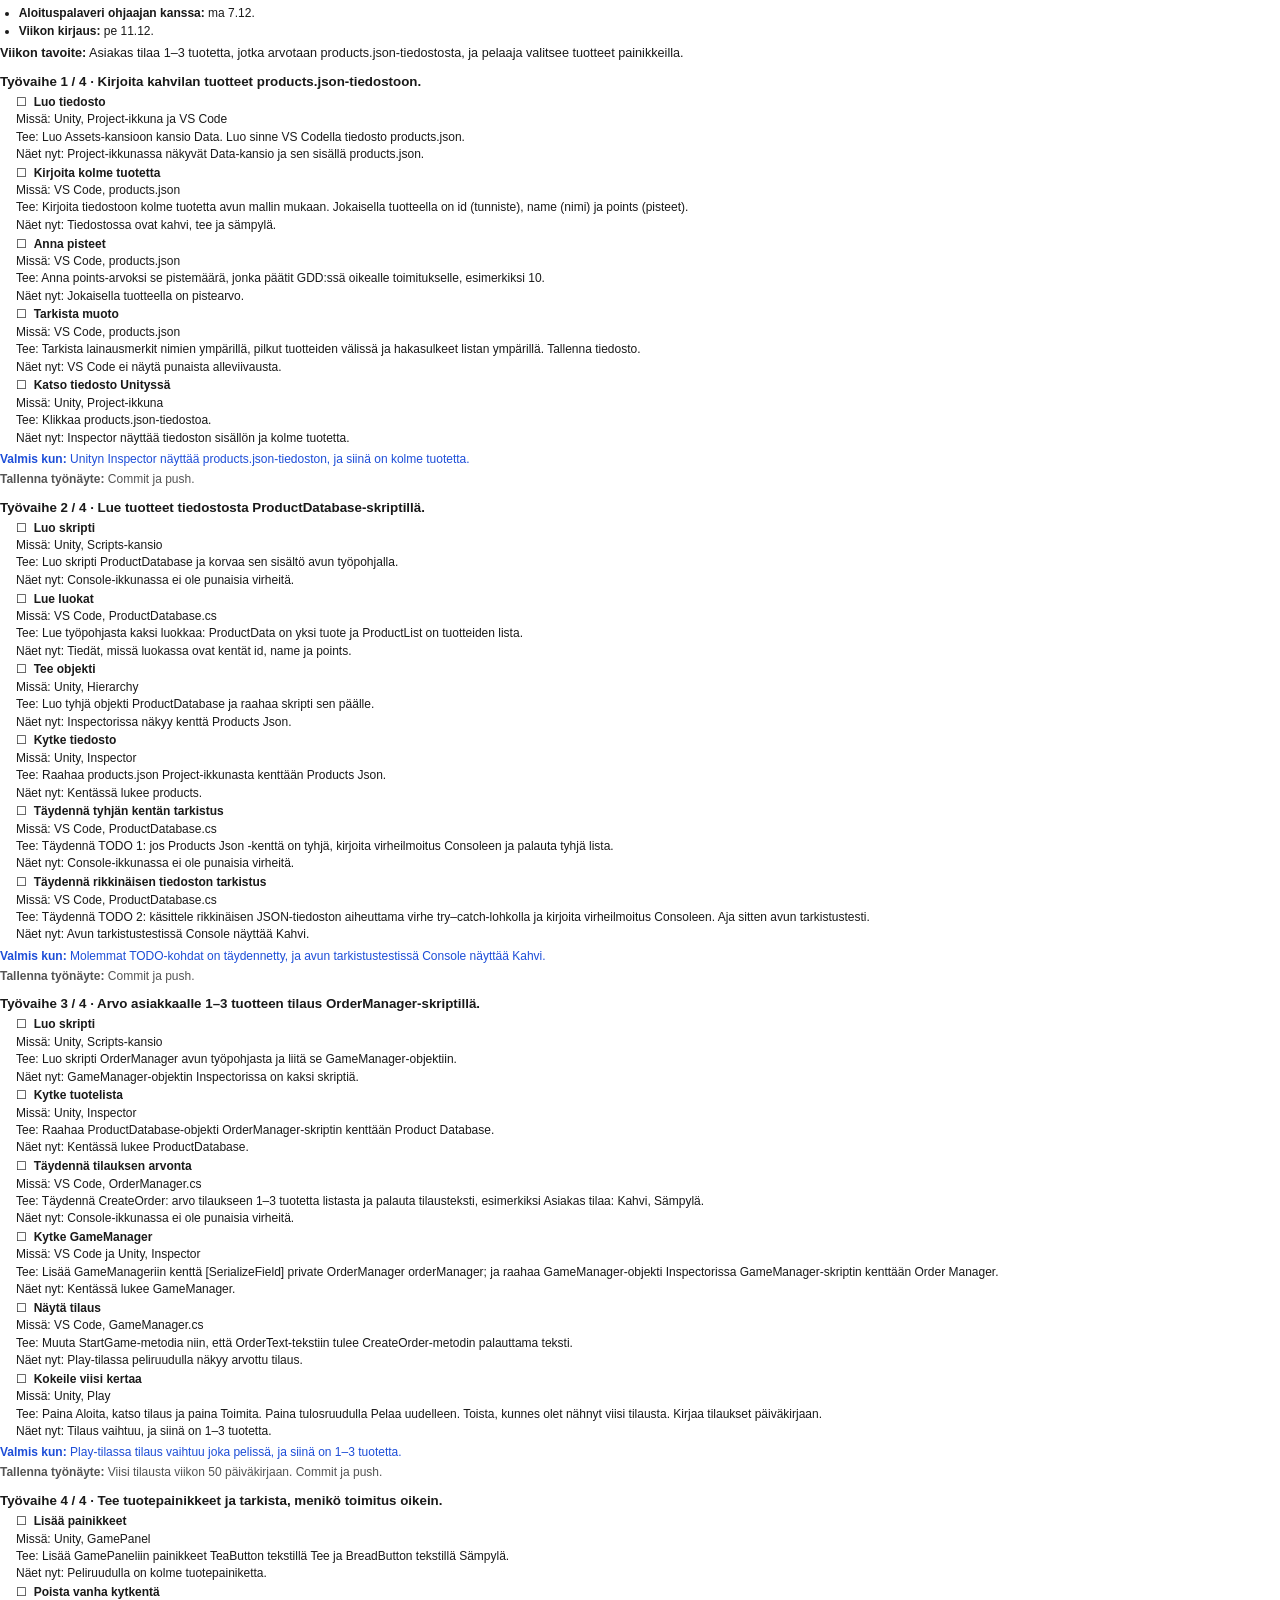
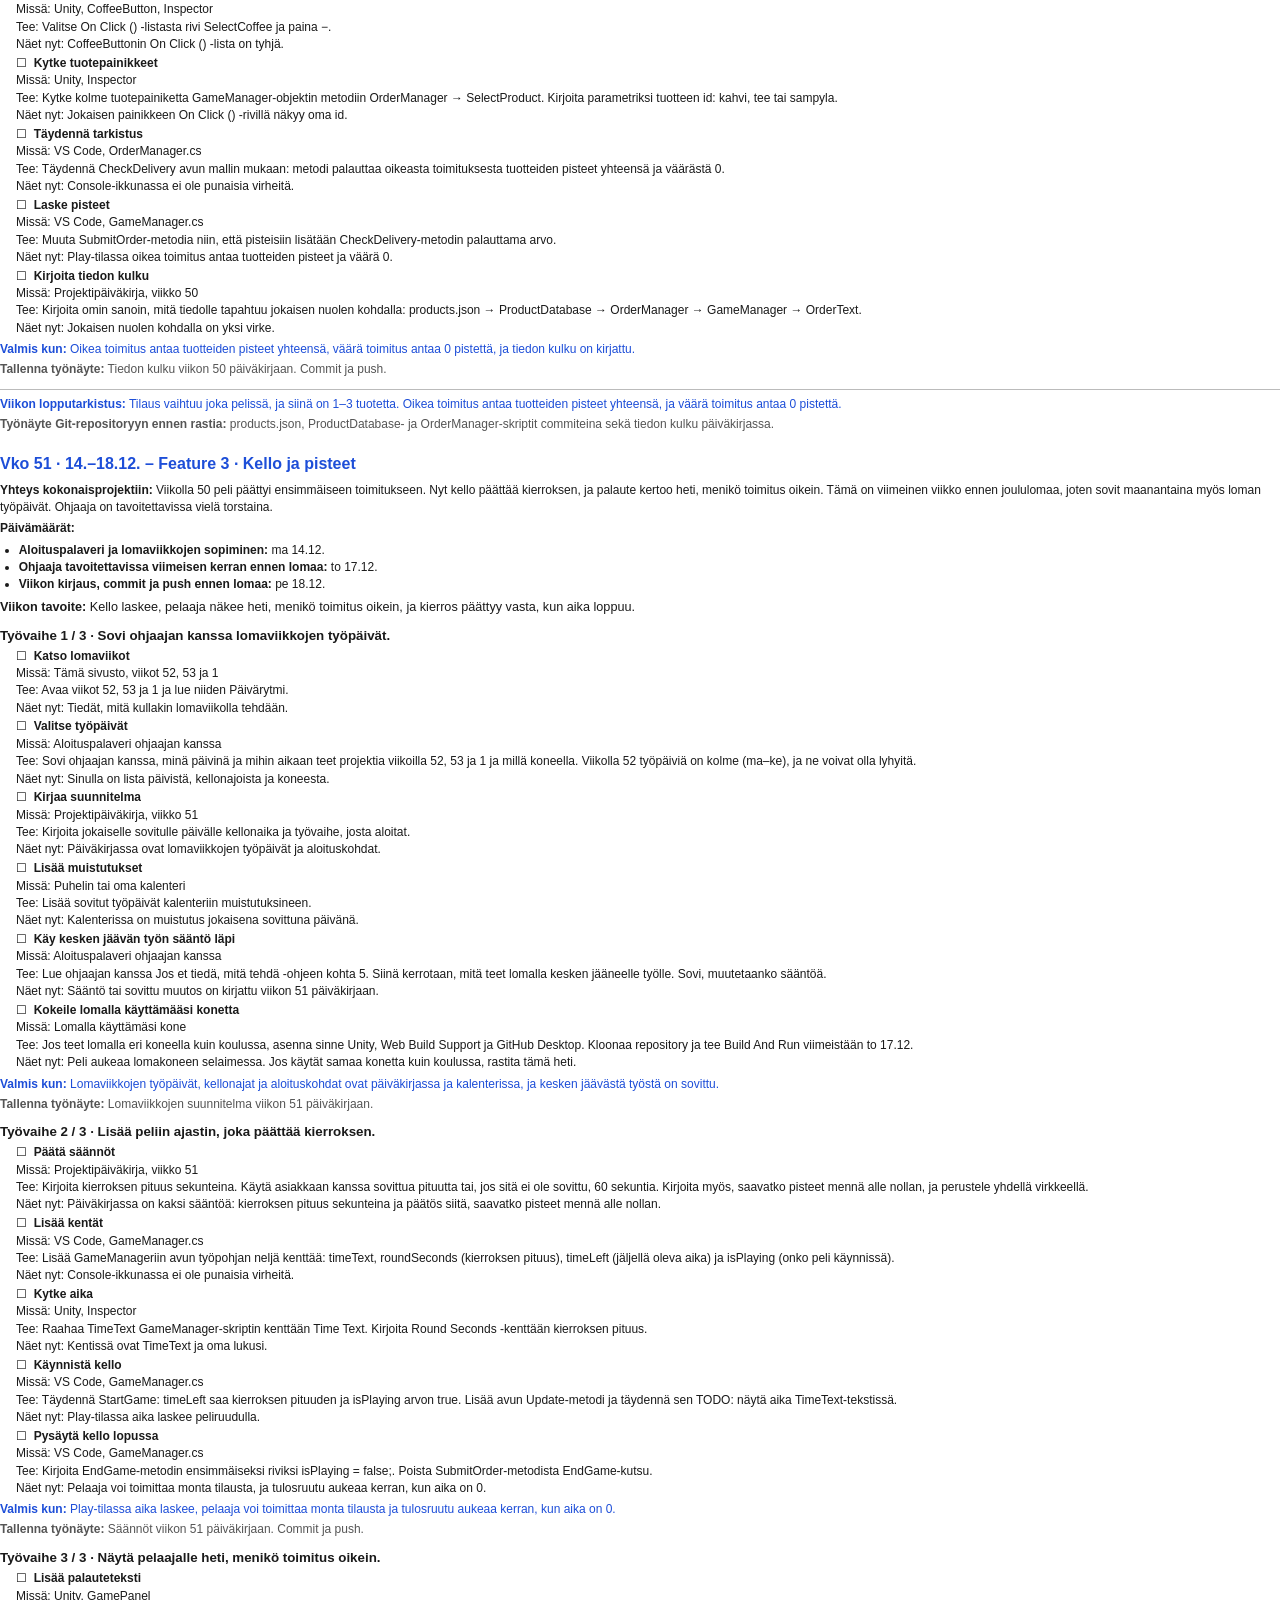
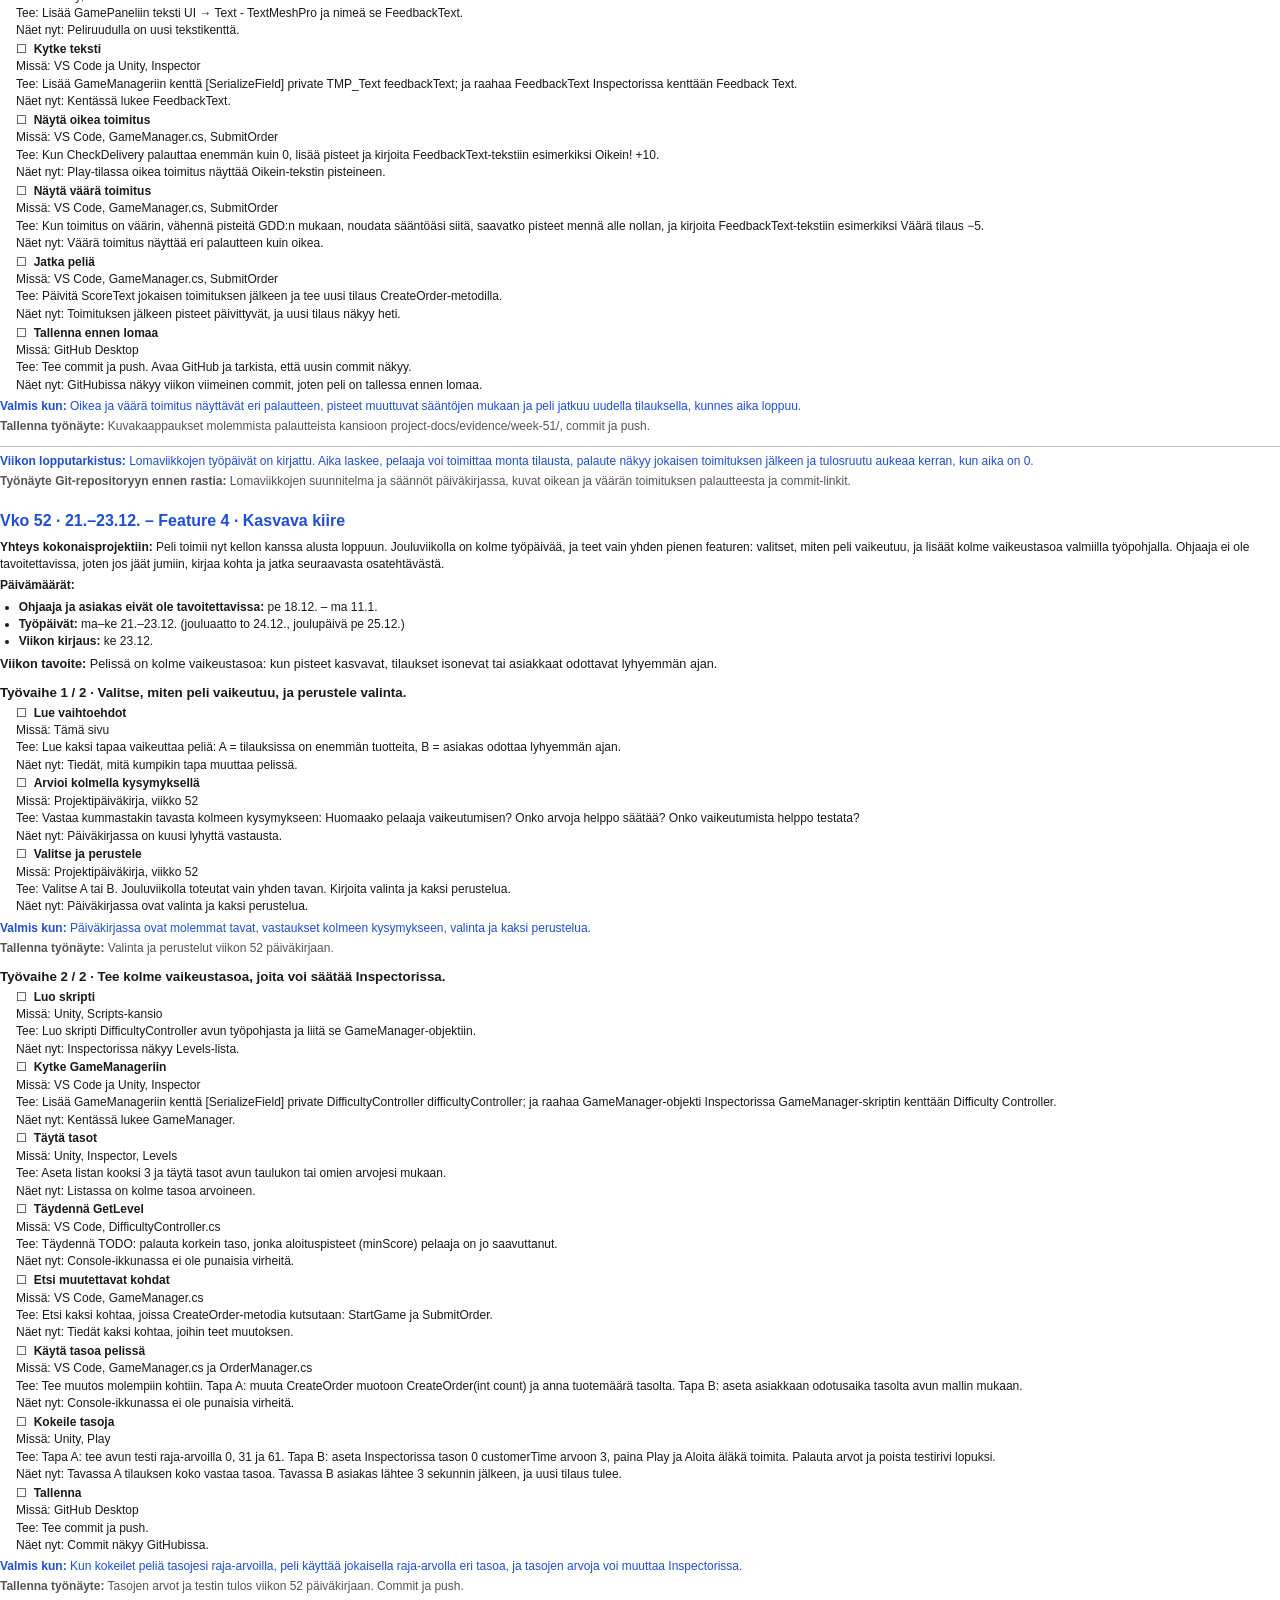
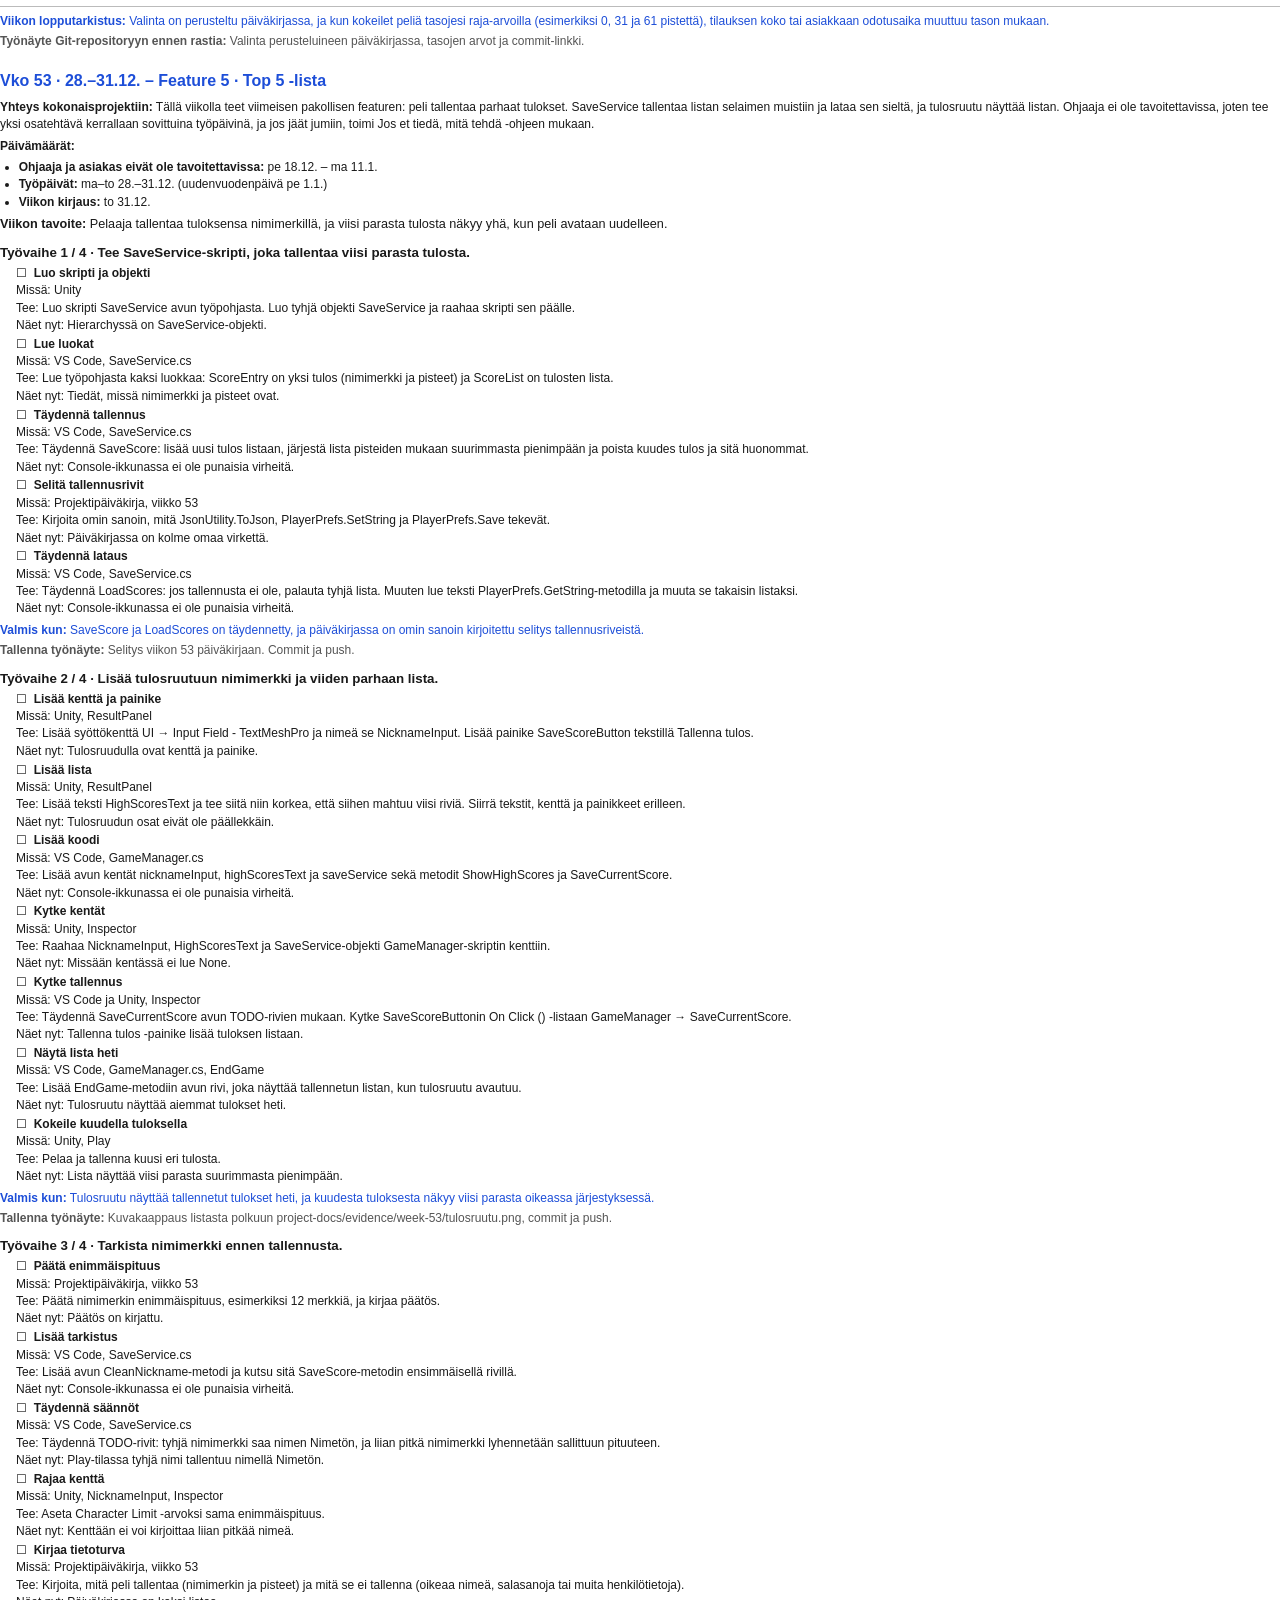
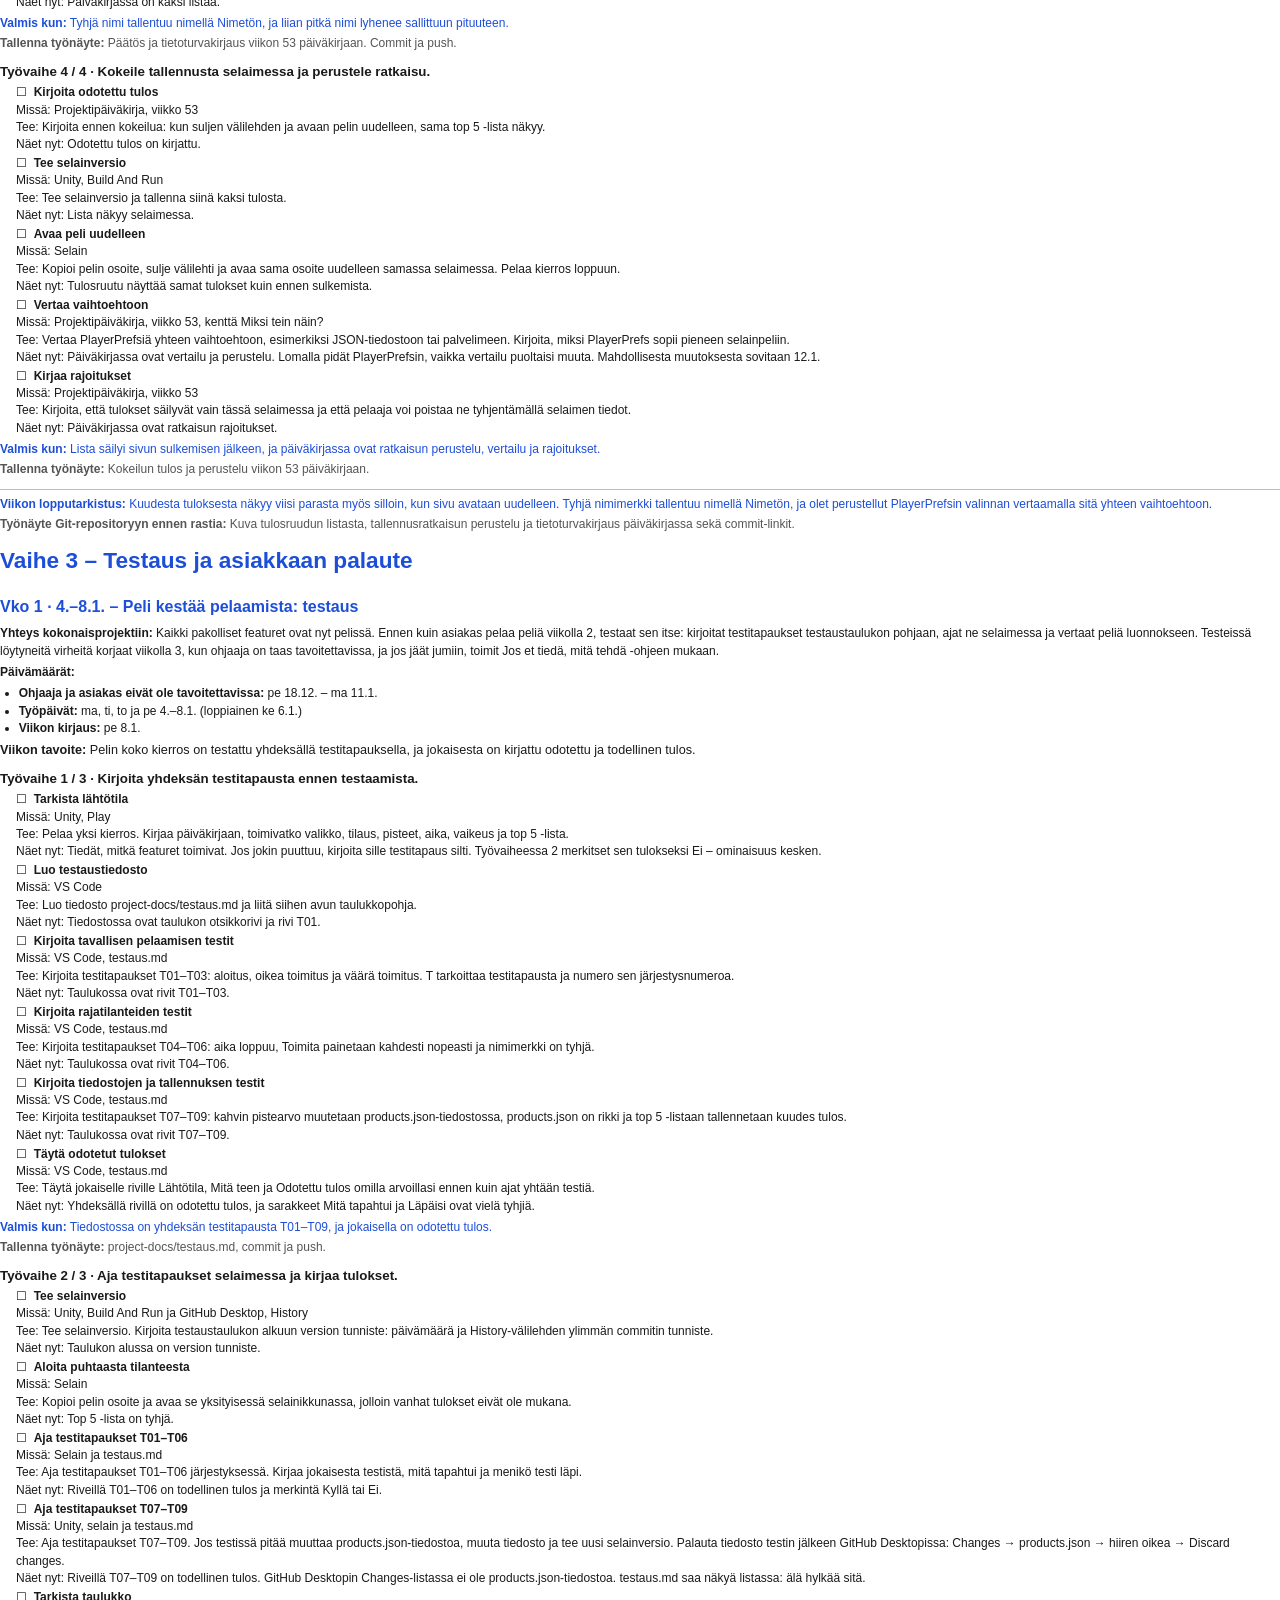
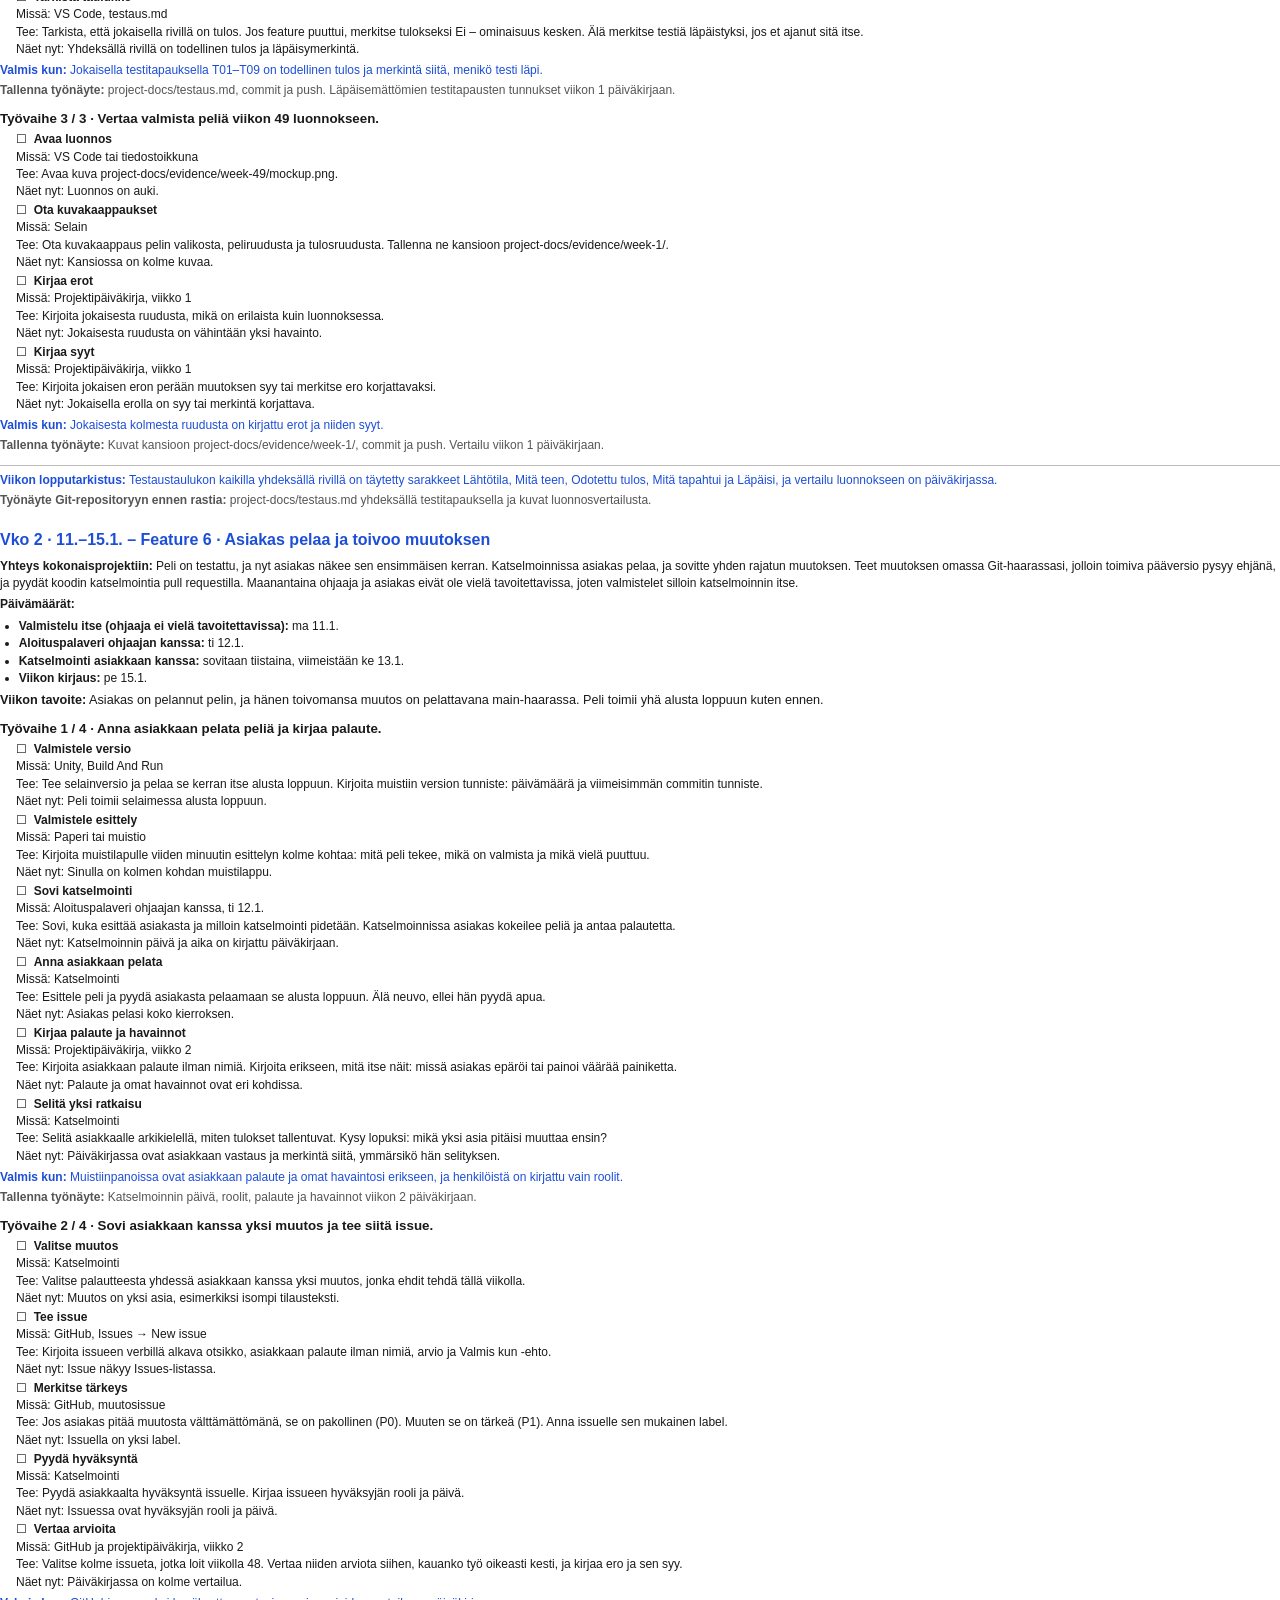
<file: tyokalut/tyopaketti-print.html>
<!doctype html><html lang="fi"><head><meta charset="utf-8"><title>KahvilaKoodi – työpaketti</title><style>
@page { size: A4; margin: 16mm; }
body { font-family: -apple-system, 'Segoe UI', sans-serif; font-size: 10pt; line-height: 1.45; color: #1a1a1a; margin: 0; }
h1 { color: #1d4ed8; font-size: 17pt; margin: 0 0 8pt; page-break-after: avoid; }
h2 { color: #1d4ed8; font-size: 12pt; margin: 14pt 0 5pt; page-break-after: avoid; }
.cover { text-align: center; padding-top: 70mm; page-break-after: always; }
.cover h1 { font-size: 34pt; }
.cover p { color: #555; }
table { border-collapse: collapse; width: 100%; margin: 6pt 0; page-break-inside: avoid; }
td, th { border: 0.5pt solid #bbb; padding: 3pt 5pt; text-align: left; vertical-align: top; font-size: 9pt; }
th { background: #eaf1fd; }
.wk { page-break-inside: avoid; margin-bottom: 8pt; }
.feature { color: #555; font-style: italic; margin: 0 0 4pt; }
.task { margin: 2pt 0; }
.tcard { margin: 7pt 0 2pt; }
.osat { list-style: none; margin: 0 0 2pt 12pt; padding: 0; font-size: 9pt; }
.osat li { margin: 1pt 0; }
.osa-done { margin-left: 12pt; }
.done { color: #1d4ed8; font-size: 9pt; margin: 3pt 0 0; }
.ev { color: #555; font-size: 9pt; margin: 2pt 0 0; }
.page { page-break-before: always; }
.muted { color: #555; }
.item { font-size: 9pt; margin: 2pt 0; }
.conn { font-size: 9pt; margin: 0 0 3pt; }
.dates { font-size: 9pt; margin: 0 0 3pt; padding-left: 14pt; }
code { font-family: Menlo, Consolas, monospace; font-size: 8.5pt; }
.wk.u { page-break-inside: auto; }
.wkdone { margin-top: 8pt; padding-top: 4pt; border-top: 0.5pt solid #bbb; }
.tblock { page-break-inside: avoid; }
.goal { font-size: 9.5pt; margin: 0 0 4pt; }
img.figure { display: block; max-width: 100%; max-height: 96mm; margin: 4pt auto 6pt; }
</style></head><body>
<div class="cover"><h1>KahvilaKoodi</h1><p style="font-size:14pt">Paperinen työpaketti</p><p></p><p style="font-size:12pt"><strong>Viikot 48–4</strong></p><p style="max-width:120mm;margin:18pt auto 0">Tämä paketti on aikataulu ja tarkistuslista tilanteisiin, joissa sivusto ei ole auki. Projektipäiväkirja kirjoitetaan sivustolla ja viedään repositoryn project-docs-kansioon. Rasti tässä vihossa ei ole palautus: työ on aina Git-repositoryssa.</p></div>
<h1>Mitä rakennat ja miten etenet</h1>
<p>KahvilaKoodi on koulun kahvilapeli, jota pelataan selaimessa. Pelaaja palvelee tiskille saapuvia asiakkaita kellon käydessä, kiire kasvaa pisteiden mukana, ja parhaat tulokset säilyvät top 5 -listalla.</p>
<ol class="osat"><li>1. Pelaaja avaa pelin selaimessa ilman asennusta ja aloittaa kahvilavuoron aloitusvalikosta.</li><li>2. Asiakas tilaa 1–3 tuotetta. Pelaaja valitsee tuotteet ja painaa Toimita. Peli näyttää heti, menikö toimitus oikein, ja päivittää pisteet ja jäljellä olevan ajan.</li><li>3. Kun pisteet kasvavat, kiire kasvaa: tilaukset isonevat tai asiakkaat odottavat lyhyemmän ajan. Kierros päättyy, kun aika loppuu.</li><li>4. Tulosruutu näyttää pisteet. Pelaaja tallentaa tuloksen nimimerkillä, ja viiden parhaan tuloksen lista säilyy, kun peli avataan uudelleen.</li></ol>
<h2>Projektin 4 vaihetta</h2>
<img class="figure" src="../assets/projektin-vaiheet.svg" alt="KahvilaKoodin neljä vaihetta: 1 valmistelu viikolla 48, 2 pelattava peli viikoilla 49–53 (joululoman viikoilla 52 ja 53 itsenäisesti), 3 testaus ja asiakkaan palaute viikoilla 1–2 sekä 4 julkaisu ja näyttö viikoilla 3–4.">
<p class="task"><strong>1. Valmistelu · viikko 48.</strong> Lisäät Unity-projektin repositoryyn ja kokeilet tyhjää peliä selaimessa. Selvität avoimet asiat asiakkaan kanssa ja pilkot ensimmäisen featuren GitHub-issueiksi, jotta rakennat sellaista peliä, jota asiakas haluaa.</p>
<p class="task"><strong>2. Pelattava peli · viikot 49–53.</strong> Rakennat pelin toiminto kerrallaan: kierros, tuotelista, kello ja pisteet, kasvava kiire ja top 5 -lista. Joululomalla teet työtä itsenäisesti sovittuina päivinä, jouluviikolla kevyemmin.</p>
<p class="task"><strong>3. Testaus ja asiakkaan palaute · viikot 1–2.</strong> Testaat pelin yhdeksällä testitapauksella. Sen jälkeen asiakas pelaa peliä, ja teet hänen toivomansa muutoksen omassa Git-haarassasi.</p>
<p class="task"><strong>4. Julkaisu ja näyttö · viikot 3–4.</strong> Uusi pelaaja testaa julkaisuehdokkaan. Korjaat kaksi virhettä, kirjaat kummastakin korjausketjun ja julkaiset version v1.0 GitHub Pagesiin. Lopuksi kokoat näyttöaineiston ja harjoittelet demon.</p>
<p class="muted">Viikon työvaihe on tämän sivuston työohje. Kun teet muutoksen peliin, kirjaa se GitHub-issueksi ja tee se Työtapa-sivun kuudella askeleella. Lisää valmiiseen issueen kommentti ja linkki commitiin. Kirjaa testien tulokset ja viikon yhteenveto projektipäiväkirjaan.</p>
<div class="page"></div>
<h1>Aikataulu</h1><table><tr><th>Vko</th><th>Pvm</th><th>Viikon aihe</th><th>Vaihe</th></tr>
<tr><td><strong>48</strong></td><td>23.–27.11.</td><td>Aloitus: Unity-projekti ja asiakkaan kysymykset</td><td>1</td></tr>
<tr><td><strong>49</strong></td><td>30.11.–4.12.</td><td>Feature 1 · Pelattava kierros</td><td>2</td></tr>
<tr><td><strong>50</strong></td><td>7.–11.12.</td><td>Feature 2 · Kahvilan tuotelista</td><td>2</td></tr>
<tr><td><strong>51</strong></td><td>14.–18.12.</td><td>Feature 3 · Kello ja pisteet</td><td>2</td></tr>
<tr><td><strong>52</strong></td><td>21.–23.12.</td><td>Feature 4 · Kasvava kiire</td><td>2</td></tr>
<tr><td><strong>53</strong></td><td>28.–31.12.</td><td>Feature 5 · Top 5 -lista</td><td>2</td></tr>
<tr><td><strong>1</strong></td><td>4.–8.1.</td><td>Peli kestää pelaamista: testaus</td><td>3</td></tr>
<tr><td><strong>2</strong></td><td>11.–15.1.</td><td>Feature 6 · Asiakas pelaa ja toivoo muutoksen</td><td>3</td></tr>
<tr><td><strong>3</strong></td><td>18.–22.1.</td><td>Julkaisu v1.0</td><td>4</td></tr>
<tr><td><strong>4</strong></td><td>25.–29.1.</td><td>Näyttö ja luovutus</td><td>4</td></tr>
</table>
<h1 class="page">Vaihe 1 – Valmistelu</h1>
<div class="wk u"><h2>Vko 48 · 23.–27.11. – Aloitus: Unity-projekti ja asiakkaan kysymykset</h2>
<p class="conn"><strong>Yhteys kokonaisprojektiin:</strong> Repository ja pelin suunnitteludokumentti (GDD) ovat jo valmiina. Tällä viikolla lisäät repositoryyn Unity-projektin ja kokeilet, että tyhjä peli aukeaa selaimessa, koska valmis peli julkaistaan selainversiona. Sen jälkeen selvität GDD:n avoimet asiat asiakkaan kanssa ja pilkot ensimmäisen featuren pieniksi GitHub-issueiksi. Viikolla 49 rakennat niiden mukaan ensimmäisen pelattavan kierroksen.</p>
<p class="conn"><strong>Päivämäärät:</strong></p><ul class="dates"><li><strong>Aloituspalaveri ohjaajan kanssa:</strong> ma 23.11.</li><li><strong>Aloituskeskustelu asiakkaan kanssa:</strong> sovitaan maanantaina, viimeistään to 26.11.</li><li><strong>Viikon kirjaus:</strong> pe 27.11.</li></ul>
<p class="goal"><strong>Viikon tavoite:</strong> CafeGame-peli aukeaa selaimessa, Unity-projekti on GitHubissa, asiakkaan vastaukset ovat GDD:ssä ja ohjaaja on hyväksynyt ensimmäiset GitHub-issuet.</p>
<p class="ev"><a href="https://mattiseise.github.io/pelinayttoprojektit/tuki/viikko-48.html">Kuvallinen tukiohje · viikko 48 · Unity 6</a></p>
<p class="ev"><a href="https://mattiseise.github.io/projektikoontisivu/ohjeet/github-desktop/?projekti=kahvilakoodi#asennus">GitHub Desktop: kuvaohje ilman Git-komentoja</a></p>
<p class="ev"><a href="https://mattiseise.github.io/pelinayttoprojektit/#view-suunnitelma">Avaa GDD tällä sivulla</a></p>
<p class="ev"><a href="https://mattiseise.github.io/pelinayttoprojektit/#view-toimeksianto">Avaa toimeksianto</a></p>
<div class="tblock"><p class="task tcard"><strong>Työvaihe 1 / 4 · Luo Unity-projekti ja kokeile, aukeaako se selaimessa.</strong></p>
<ol class="osat"><li>☐&nbsp; <strong>Tarkista Unity-versio</strong><br>Missä: Unity Hub, Installs<br>Tee: Tarkista, että oppilaitoksen sopima Unity-versio on asennettu ja siinä on Web Build Support. Jos Web Build Support puuttuu, valitse version valikosta Add modules ja asenna se.<br>Näet nyt: Version kohdalla lukee Web Build Support. Jos asennus kysyy ylläpitäjän salasanaa, pyydä ohjaaja avuksi.</li><li>☐&nbsp; <strong>Luo uusi projekti</strong><br>Missä: Unity Hub, Projects<br>Tee: Paina New project ja valitse pohjaksi Universal 2D. Kirjoita nimeksi CafeGame. Valitse sijainniksi väliaikainen kansio, joka ei ole repositoryn sisällä. Paina Create project.<br>Näet nyt: Unity-editori aukeaa. Keskellä on Scene-ikkuna ja vasemmalla Hierarchy.</li><li>☐&nbsp; <strong>Tallenna scene</strong><br>Missä: Unity, File-valikko<br>Tee: Valitse File → Save As. Tallenna scene nimellä CafeGame kansioon Assets/Scenes.<br>Näet nyt: Project-ikkunan Scenes-kansiossa näkyy CafeGame. Scene on pelin näkymä, johon pelin objektit tulevat.</li><li>☐&nbsp; <strong>Valitse selainalusta</strong><br>Missä: Unity, File → Build Profiles<br>Tee: Valitse vasemmalta Web. Paina Switch Platform. Jos Unity näyttää sen sijaan painikkeen Add Build Profile, paina sitä ja sitten Switch Profile.<br>Näet nyt: Web on valittuna aktiiviseksi alustaksi.</li><li>☐&nbsp; <strong>Tee selainversio</strong><br>Missä: Unity, Build Profiles<br>Tee: Paina Add Open Scenes ja poista rasti SampleScene-riviltä. Paina Build And Run ja valitse kansioksi Builds/Test.<br>Näet nyt: Selain avaa tyhjän CafeGame-pelin.</li><li>☐&nbsp; <strong>Ota kuva ja kirjaa versio</strong><br>Missä: Selain ja Unity Hub<br>Tee: Ota selaimesta kuvakaappaus ja tallenna se työpöydälle nimellä web-test.png. Kirjoita muistiin Unity-versio, esimerkiksi 6000.0.xx. Versio näkyy Unity Hubissa projektin kohdalla.<br>Näet nyt: Työpöydällä on kuva web-test.png, ja Unity-versio on kirjattu.</li></ol>
<p class="done osa-done"><strong>Valmis kun:</strong> Tyhjä CafeGame-peli aukeaa selaimeen, ja sinulla on siitä kuvakaappaus.</p>
<p class="ev osa-done"><strong>Tallenna työnäyte:</strong> Unity-versio viikon 48 päiväkirjaan. Kuvakaappauksen viet repositoryyn työvaiheessa 2.</p>
</div>
<div class="tblock"><p class="task tcard"><strong>Työvaihe 2 / 4 · Siirrä Unity-projekti repositoryyn ja vie se GitHubiin.</strong></p>
<ol class="osat"><li>☐&nbsp; <strong>Avaa repositoryn kansio</strong><br>Missä: GitHub Desktop<br>Tee: Valitse oma repositorysi ja sitten Repository → Show in Explorer. Jätä kansio auki.<br>Näet nyt: Tiedostoikkuna näyttää repositoryn kansion. Siellä on ainakin README.md ja .gitignore.</li><li>☐&nbsp; <strong>Kopioi projektin kansiot</strong><br>Missä: Tiedostoikkuna<br>Tee: Sulje Unity. Kopioi työvaiheessa 1 tekemäsi CafeGame-projektin kansiosta kansiot Assets, Packages ja ProjectSettings repositoryn kansioon. Älä kopioi kansioita Library, Temp tai Builds.<br>Näet nyt: Repositoryn kansiossa ovat Assets, Packages, ProjectSettings ja README.md samalla tasolla.</li><li>☐&nbsp; <strong>Avaa projekti uudesta paikasta</strong><br>Missä: Unity Hub, Projects<br>Tee: Valitse Add → Add project from disk ja valitse repositoryn kansio. Avaa projekti ja kaksoisklikkaa Assets/Scenes/CafeGame.<br>Näet nyt: Unity aukeaa repositoryn kansiosta, ja CafeGame-scene näkyy.</li><li>☐&nbsp; <strong>Vie kuvakaappaus talteen</strong><br>Missä: Tiedostoikkuna<br>Tee: Luo repositoryyn kansio project-docs/evidence/week-48. Siirrä työpöydältä kuva web-test.png tähän kansioon.<br>Näet nyt: Kansiossa project-docs/evidence/week-48 on tiedosto web-test.png.</li><li>☐&nbsp; <strong>Tarkista muutokset</strong><br>Missä: GitHub Desktop, Changes<br>Tee: Käy muutettujen tiedostojen lista läpi. Mukana pitää olla Assets, Packages, ProjectSettings ja project-docs.<br>Näet nyt: Listassa ei ole Library-, Temp- eikä Builds-kansiota. Jos ne näkyvät, pysähdy ja pyydä ohjaajaa tarkistamaan .gitignore.</li><li>☐&nbsp; <strong>Tee commit ja push</strong><br>Missä: GitHub Desktop<br>Tee: Kirjoita Summary-kenttään Lisää Unity-projekti ja paina Commit to main. Paina sitten Push origin.<br>Näet nyt: Kun valitset Repository → View on GitHub, GitHubissa näkyvät Assets-kansio ja uusi commit.</li></ol>
<p class="done osa-done"><strong>Valmis kun:</strong> GitHubissa näkyvät Assets, Packages, ProjectSettings ja project-docs/evidence/week-48/web-test.png, ja Unity avaa projektin repositoryn kansiosta.</p>
<p class="ev osa-done"><strong>Tallenna työnäyte:</strong> Commitin linkki viikon 48 päiväkirjaan.</p>
</div>
<div class="tblock"><p class="task tcard"><strong>Työvaihe 3 / 4 · Selvitä pelin avoimet asiat asiakkaan kanssa ja päivitä GDD.</strong></p>
<ol class="osat"><li>☐&nbsp; <strong>Etsi avoimet asiat</strong><br>Missä: Toimeksianto-näkymä ja Suunnitelma (GDD) -näkymä<br>Tee: Lue toimeksiannon laatikko Sovi asiakkaan kanssa. Katso GDD:stä, mitkä asiakkaan kanssa sovittavat kohdat ovat vielä tyhjiä.<br>Näet nyt: Löydät laatikosta neljä kysymystä asiakkaalle.</li><li>☐&nbsp; <strong>Kirjoita viisi kysymystä</strong><br>Missä: Projektipäiväkirja, viikko 48<br>Tee: Kirjoita laatikon neljä kysymystä päiväkirjaan ja lisää yksi oma kysymys. Kirjoita jokaisen kysymyksen perään, mitä pelissä päätät vastauksen perusteella.<br>Näet nyt: Päiväkirjassa on viisi kysymystä, esimerkiksi Kuinka pitkä kierros on? → ajastimen aloitusarvo.</li><li>☐&nbsp; <strong>Sovi keskustelun aika</strong><br>Missä: Aloituspalaveri ohjaajan kanssa<br>Tee: Kysy ohjaajalta, kuka on asiakkaana ja milloin keskustelet asiakkaan kanssa tällä viikolla.<br>Näet nyt: Keskustelun päivä ja aika on kirjattu päiväkirjaan.</li><li>☐&nbsp; <strong>Kysy ja kirjaa vastaukset</strong><br>Missä: Aloituskeskustelu asiakkaan kanssa<br>Tee: Kysy kysymykset yksi kerrallaan ja kirjoita vastaus heti ylös. Jos asiakas ei osaa vastata, kirjoita vastauksen paikalle sana avoin. Älä keksi vastausta itse tai tekoälyllä.<br>Näet nyt: Jokaisen kysymyksen perässä on vastaus tai sana avoin.</li><li>☐&nbsp; <strong>Päivitä GDD</strong><br>Missä: VS Code, project-docs/gdd.md<br>Tee: Avaa tiedosto project-docs/gdd.md. Kirjoita kierroksen pituus ja muut asiakkaan vastaukset kohtaan, jossa ovat asiakkaan kanssa sovittavat asiat. Tallenna tiedosto.<br>Näet nyt: Tiedostossa näkyvät asiakkaan vastaukset. Avoimiksi jääneissä kohdissa lukee avoin.</li><li>☐&nbsp; <strong>Vie GitHubiin</strong><br>Missä: GitHub Desktop<br>Tee: Tee commit viestillä Päivitä GDD asiakkaan vastauksilla ja paina Push origin.<br>Näet nyt: Commit näkyy GitHubissa.</li></ol>
<p class="done osa-done"><strong>Valmis kun:</strong> Päiväkirjassa on viisi kysymystä, ja jokaisen perässä on asiakkaan vastaus tai merkintä avoin. Päivitetty gdd.md on GitHubissa.</p>
<p class="ev osa-done"><strong>Tallenna työnäyte:</strong> Kysymykset, vastaukset, keskustelun päivä ja osallistujien roolit viikon 48 päiväkirjaan. Älä kirjoita muiden ihmisten nimiä.</p>
</div>
<div class="tblock"><p class="task tcard"><strong>Työvaihe 4 / 4 · Pilko ensimmäinen feature GitHub-issueiksi ja merkitse niiden tärkeys.</strong></p>
<ol class="osat"><li>☐&nbsp; <strong>Pilko ensimmäinen feature</strong><br>Missä: Suunnitelma (GDD) -näkymä, lista Featuret tekojärjestyksessä<br>Tee: Lue listan ensimmäinen feature: pelattava kierros. Kirjoita paperille 3–5 pientä asiaa, joita siihen tarvitaan.<br>Näet nyt: Paperilla on esimerkiksi kolme ruutua, Aloita-painike ja ensimmäinen tilaus.</li><li>☐&nbsp; <strong>Tee issuet</strong><br>Missä: GitHub, repositoryn Issues → New issue<br>Tee: Tee jokaisesta pienestä asiasta oma issue avun pohjalla. Aloita otsikko verbillä, esimerkiksi Näytä asiakkaan tilaus.<br>Näet nyt: Issues-listassa on 3–5 issueta.</li><li>☐&nbsp; <strong>Lisää arvio ja Valmis kun</strong><br>Missä: GitHub, jokainen issue<br>Tee: Kirjoita jokaiseen issueen arvio, puoli päivää tai yksi päivä, ja Valmis kun -ehto: mitä toinen ihminen näkee pelissä, kun issue on tehty.<br>Näet nyt: Jokaisessa issuessa on arvio ja Valmis kun -ehto.</li><li>☐&nbsp; <strong>Lisää muut featuret</strong><br>Missä: GitHub, Issues<br>Tee: Tee yksi issue kustakin muusta featuresta paitsi asiakkaan toivomasta muutoksesta. Pilkot ne tarkemmin sillä viikolla, kun teet niitä.<br>Näet nyt: Listassa on yksi issue tuotelistalle, kellolle, kasvavalle kiireelle ja top 5 -listalle.</li><li>☐&nbsp; <strong>Merkitse tärkeys</strong><br>Missä: GitHub, Issues → Labels<br>Tee: Luo labelit P0 pakollinen, P1 tärkeä ja P2 lisä. Anna jokaiselle issuelle yksi label. Kaikki toimeksiannon vaatimukset ovat pakollisia (P0).<br>Näet nyt: Jokaisella issuella on yksi label.</li><li>☐&nbsp; <strong>Pyydä hyväksyntä</strong><br>Missä: Ohjaajan kanssa<br>Tee: Näytä Issues-lista ohjaajalle ja pyydä hyväksyntä rajaukselle eli sille, mitä peliin tehdään ja mitä jätetään pois.<br>Näet nyt: Hyväksyjän rooli ja päivä on kirjattu päiväkirjaan.</li></ol>
<p class="done osa-done"><strong>Valmis kun:</strong> GitHubissa on 3–5 issueta pelattavalle kierrokselle ja yksi issue kustakin muusta featuresta. Jokaisessa on arvio, Valmis kun -ehto ja label pakollinen (P0), tärkeä (P1) tai lisä (P2), ja ohjaaja on hyväksynyt listan.</p>
<p class="ev osa-done"><strong>Tallenna työnäyte:</strong> Linkki GitHubin Issues-listaan sekä hyväksyjän rooli ja päivä viikon 48 päiväkirjaan.</p>
</div>
<p class="done wkdone"><strong>Viikon lopputarkistus:</strong> Tyhjä CafeGame-peli aukeaa selaimessa, Unity-projekti näkyy GitHubissa, GDD:ssä on asiakkaan vastaukset ja GitHubissa on issuet tärkeysluokkineen.</p>
<p class="ev"><strong>Työnäyte Git-repositoryyn ennen rastia:</strong> Unity-projekti GitHubissa, selainkuva web-test.png, kysymykset ja asiakkaan vastaukset päiväkirjassa, päivitetty gdd.md ja GitHubin Issues-lista.</p>
</div>
<h1 class="page">Vaihe 2 – Pelattava peli</h1>
<div class="wk u"><h2>Vko 49 · 30.11.–4.12. – Feature 1 · Pelattava kierros</h2>
<p class="conn"><strong>Yhteys kokonaisprojektiin:</strong> Viikon 48 issueiden mukaan rakennat nyt pelin rungon. Piirrät ensin luonnoksen kolmesta ruudusta ja rakennat ruudut sen mukaan. Teet GameManager-skriptin, joka vaihtaa ruutua, ja ensimmäisen tilauksen, jonka jälkeen peliä voi pelata. Viikolla 50 kahvin tilalle tulevat oikeat tuotteet tiedostosta.</p>
<p class="conn"><strong>Päivämäärät:</strong></p><ul class="dates"><li><strong>Aloituspalaveri ohjaajan kanssa:</strong> ma 30.11.</li><li><strong>Viikon kirjaus:</strong> pe 4.12.</li></ul>
<p class="goal"><strong>Viikon tavoite:</strong> Peliä voi pelata alusta loppuun: Aloita → asiakas tilaa kahvin → pelaaja toimittaa → tulosruutu näyttää pisteet.</p>
<p class="ev"><a href="https://mattiseise.github.io/pelinayttoprojektit/tuki/viikko-49.html">Kuvallinen tukiohje · viikko 49 · Unity 6</a></p>
<p class="ev"><a href="https://kenney.nl/assets">Kenney.nl – ilmaiset CC0-assetit: hahmot, esineet ja käyttöliittymäkuvat</a></p>
<p class="ev"><a href="https://opengameart.org/">OpenGameArt – 2D-hahmot ja taustat (tarkista lisenssi)</a></p>
<p class="ev"><a href="https://www.piskelapp.com/">Piskel – piirrä omat spritet selaimessa</a></p>
<div class="tblock"><p class="task tcard"><strong>Työvaihe 1 / 4 · Piirrä luonnos pelin kolmesta ruudusta.</strong></p>
<ol class="osat"><li>☐&nbsp; <strong>Jaa paperi kolmeen osaan</strong><br>Missä: Paperi<br>Tee: Jaa paperi kolmeen osaan ja kirjoita osien otsikoiksi Valikko, Peli ja Tulos.<br>Näet nyt: Paperilla on kolme ruutua otsikoineen.</li><li>☐&nbsp; <strong>Piirrä valikko</strong><br>Missä: Paperi, Valikko-ruutu<br>Tee: Piirrä pelin nimi ja Aloita-painike.<br>Näet nyt: Valikko-ruudussa on nimi ja yksi painike.</li><li>☐&nbsp; <strong>Piirrä peliruutu</strong><br>Missä: Paperi, Peli-ruutu<br>Tee: Piirrä asiakkaan tilaus, tuotepainikkeet Kahvi, Tee ja Sämpylä, Toimita-painike, aika, pisteet ja kohta, jossa peli kertoo, menikö toimitus oikein.<br>Näet nyt: Peli-ruudussa on kuusi asiaa.</li><li>☐&nbsp; <strong>Piirrä tulosruutu</strong><br>Missä: Paperi, Tulos-ruutu<br>Tee: Piirrä loppupisteet, viiden parhaan tuloksen lista ja Pelaa uudelleen -painike.<br>Näet nyt: Tulos-ruudussa on kolme asiaa.</li><li>☐&nbsp; <strong>Piirrä nuolet</strong><br>Missä: Paperi<br>Tee: Piirrä nuoli Aloita-painikkeesta peliruutuun, peliruudusta tulosruutuun ja Pelaa uudelleen -painikkeesta peliruutuun. Kirjoita peliruudun nuolen viereen: aika loppuu.<br>Näet nyt: Kolme nuolta näyttää, miten ruudusta siirrytään toiseen.</li><li>☐&nbsp; <strong>Tallenna kuva</strong><br>Missä: Puhelin ja GitHub Desktop<br>Tee: Kuvaa paperi ja tallenna kuva polkuun project-docs/evidence/week-49/mockup.png. Tee commit ja push.<br>Näet nyt: Kuva näkyy GitHubissa.</li></ol>
<p class="done osa-done"><strong>Valmis kun:</strong> Kuvassa on kolme ruutua, ja nuolet näyttävät, mihin Aloita ja Pelaa uudelleen vievät ja milloin peli siirtyy tulosruutuun.</p>
<p class="ev osa-done"><strong>Tallenna työnäyte:</strong> Kuva polkuun project-docs/evidence/week-49/mockup.png, commit ja push.</p>
</div>
<div class="tblock"><p class="task tcard"><strong>Työvaihe 2 / 4 · Rakenna Unityyn valikko-, peli- ja tulosruutu.</strong></p>
<ol class="osat"><li>☐&nbsp; <strong>Lisää Canvas</strong><br>Missä: Unity, Hierarchy<br>Tee: Avaa CafeGame-scene. Valitse + → UI → Canvas.<br>Näet nyt: Hierarchyssä ovat Canvas ja EventSystem. Canvas on alue, jolle tekstit ja painikkeet tulevat.</li><li>☐&nbsp; <strong>Tee kolme paneelia</strong><br>Missä: Unity, Hierarchy<br>Tee: Klikkaa Canvasia hiiren oikealla ja valitse UI → Panel. Tee näin kolme paneelia ja nimeä ne MenuPanel, GamePanel ja ResultPanel.<br>Näet nyt: Canvasin alla on kolme paneelia.</li><li>☐&nbsp; <strong>Rakenna valikko</strong><br>Missä: Unity, MenuPanel<br>Tee: Lisää MenuPaneliin teksti UI → Text - TextMeshPro ja kirjoita siihen pelin nimi. Lisää painike UI → Button - TextMeshPro, nimeä se StartButton ja kirjoita sen tekstiksi Aloita.<br>Näet nyt: MenuPanelissa näkyvät pelin nimi ja Aloita-painike. Jos Unity kysyy, paina Import TMP Essentials.</li><li>☐&nbsp; <strong>Rakenna peliruutu</strong><br>Missä: Unity, GamePanel<br>Tee: Lisää GamePaneliin tekstit OrderText, ScoreText ja TimeText. Lisää painikkeet CoffeeButton tekstillä Kahvi ja SubmitButton tekstillä Toimita.<br>Näet nyt: GamePanelissa on kolme tekstiä ja kaksi painiketta.</li><li>☐&nbsp; <strong>Rakenna tulosruutu</strong><br>Missä: Unity, ResultPanel<br>Tee: Lisää ResultPaneliin teksti FinalScoreText ja painike RestartButton tekstillä Pelaa uudelleen. Siirrä kaikkien ruutujen tekstit ja painikkeet luonnoksesi mukaisille paikoille.<br>Näet nyt: Tekstit ja painikkeet eivät ole päällekkäin.</li><li>☐&nbsp; <strong>Piilota peli ja tulos</strong><br>Missä: Unity, Inspector<br>Tee: Valitse GamePanel ja poista rasti Inspectorin yläreunasta nimen vierestä. Tee sama ResultPanelille. Paina Play.<br>Näet nyt: Play-tilassa näkyy vain valikko.</li></ol>
<p class="done osa-done"><strong>Valmis kun:</strong> Hierarchy näyttää samalta kuin avun rakenne, ja Play-tilassa näkyy vain valikko.</p>
<p class="ev osa-done"><strong>Tallenna työnäyte:</strong> Kuvakaappaus Hierarchy-ikkunasta polkuun project-docs/evidence/week-49/hierarchy.png, commit ja push.</p>
</div>
<div class="tblock"><p class="task tcard"><strong>Työvaihe 3 / 4 · Tee GameManager-skripti, joka vaihtaa ruutua.</strong></p>
<ol class="osat"><li>☐&nbsp; <strong>Luo skripti</strong><br>Missä: Unity, Project-ikkuna<br>Tee: Luo Assets-kansioon kansio Scripts. Klikkaa sitä hiiren oikealla ja valitse Create → Scripting → MonoBehaviour Script. Anna nimeksi GameManager.<br>Näet nyt: Scripts-kansiossa on GameManager.</li><li>☐&nbsp; <strong>Liitä työpohja</strong><br>Missä: VS Code<br>Tee: Avaa skripti kaksoisklikkaamalla. Korvaa sen sisältö avun työpohjalla ja tallenna.<br>Näet nyt: Unityn Console-ikkunassa ei ole punaisia virheitä.</li><li>☐&nbsp; <strong>Tee GameManager-objekti</strong><br>Missä: Unity, Hierarchy<br>Tee: Valitse + → Create Empty ja nimeä objekti GameManager. Raahaa GameManager-skripti sen päälle.<br>Näet nyt: Inspectorissa näkyvät GameManager-skripti ja sen tyhjät kentät.</li><li>☐&nbsp; <strong>Kytke paneelit</strong><br>Missä: Unity, Inspector<br>Tee: Raahaa MenuPanel, GamePanel ja ResultPanel Hierarchystä kenttiin Menu Panel, Game Panel ja Result Panel.<br>Näet nyt: Kentissä näkyvät paneelien nimet. Yhdessäkään kentässä ei lue None.</li><li>☐&nbsp; <strong>Kytke painikkeet</strong><br>Missä: Unity, Inspector, Button-komponentti<br>Tee: Valitse StartButton ja paina On Click () -listan +. Raahaa GameManager-objekti uuden rivin tyhjään kenttään ja valitse GameManager → StartGame. Kytke RestartButton samalla tavalla metodiin RestartGame.<br>Näet nyt: Kummankin painikkeen On Click () -listassa on yksi rivi.</li><li>☐&nbsp; <strong>Kokeile</strong><br>Missä: Unity, Play<br>Tee: Paina Play ja sitten Aloita.<br>Näet nyt: Peliruutu tulee näkyviin, ja valikko katoaa.</li></ol>
<p class="done osa-done"><strong>Valmis kun:</strong> Play-tilassa Aloita vaihtaa valikon peliruutuun.</p>
<p class="ev osa-done"><strong>Tallenna työnäyte:</strong> Commit ja push. Commit-linkki viikon 49 päiväkirjaan.</p>
</div>
<div class="tblock"><p class="task tcard"><strong>Työvaihe 4 / 4 · Tee ensimmäinen tilaus ja kokeile peliä selaimessa.</strong></p>
<ol class="osat"><li>☐&nbsp; <strong>Kytke tekstit</strong><br>Missä: Unity, Inspector<br>Tee: Valitse GameManager-objekti. Raahaa OrderText, ScoreText ja FinalScoreText skriptin kenttiin.<br>Näet nyt: Kentissä lukevat tekstien nimet.</li><li>☐&nbsp; <strong>Täydennä aloitus</strong><br>Missä: VS Code, GameManager.cs<br>Tee: Täydennä StartGame-metodin TODO-rivit: kirjoita OrderText-tekstiin Asiakas tilaa: Kahvi ja näytä pisteet ScoreText-tekstissä.<br>Näet nyt: Play-tilassa peliruudulla lukee Asiakas tilaa: Kahvi.</li><li>☐&nbsp; <strong>Kytke Kahvi ja Toimita</strong><br>Missä: Unity, Inspector<br>Tee: Kytke CoffeeButtonin On Click () -listaan GameManager → SelectCoffee ja SubmitButtonin listaan GameManager → SubmitOrder.<br>Näet nyt: Kummassakin painikkeessa on yksi On Click () -rivi.</li><li>☐&nbsp; <strong>Täydennä toimitus ja loppu</strong><br>Missä: VS Code, GameManager.cs<br>Tee: Täydennä SubmitOrder: jos kahvi on valittu, lisää pisteisiin 10. Täydennä EndGame: näytä pisteet FinalScoreText-tekstissä.<br>Näet nyt: Play-tilassa Aloita → Kahvi → Toimita näyttää tulosruudulla 10 pistettä.</li><li>☐&nbsp; <strong>Kirjoita odotettu tulos</strong><br>Missä: Projektipäiväkirja, viikko 49<br>Tee: Kirjoita ennen selainkokeilua odotettu tulos: Aloita → Kahvi → Toimita → tulosruudulla 10.<br>Näet nyt: Odotettu tulos on kirjattu ennen kokeilua.</li><li>☐&nbsp; <strong>Kokeile selaimessa</strong><br>Missä: Unity, File → Build Profiles → Build And Run<br>Tee: Tee selainversio ja pelaa kierros kahdesti. Käytä välillä Pelaa uudelleen -painiketta. Kirjaa jokaisesta kierroksesta, menikö se odotetusti.<br>Näet nyt: Molemmilla kerroilla tulosruudulla lukee 10. Jos ei, kirjaa ensin, mitä tapahtui, ja korjaa vasta sitten.</li></ol>
<p class="done osa-done"><strong>Valmis kun:</strong> Aloita → Kahvi → Toimita → tulosruudulla lukee 10 pistettä, myös selainversiossa.</p>
<p class="ev osa-done"><strong>Tallenna työnäyte:</strong> Kahden selainkokeilun tulokset viikon 49 päiväkirjaan. Commit ja push sekä commit-linkki päiväkirjaan.</p>
</div>
<p class="done wkdone"><strong>Viikon lopputarkistus:</strong> Aloita → Kahvi → Toimita → tulosruudulla lukee 10 pistettä. Polku toimii myös selainversiossa.</p>
<p class="ev"><strong>Työnäyte Git-repositoryyn ennen rastia:</strong> Luonnos mockup.png, kuva Hierarchy-ikkunasta, kaksi selainkokeilua päiväkirjassa ja commit-linkit.</p>
</div>
<div class="wk u"><h2>Vko 50 · 7.–11.12. – Feature 2 · Kahvilan tuotelista</h2>
<p class="conn"><strong>Yhteys kokonaisprojektiin:</strong> Viikolla 49 asiakas tilasi aina kahvin. Nyt tuotteet tulevat products.json-tiedostosta, joten valikoimaa voi muuttaa koskematta koodiin. Työ jakautuu kolmelle skriptille: ProductDatabase lukee tiedoston, OrderManager arpoo tilauksen ja tarkistaa toimituksen, ja GameManager näyttää tekstit. Viikolla 51 peliin tulee kello.</p>
<p class="conn"><strong>Päivämäärät:</strong></p><ul class="dates"><li><strong>Aloituspalaveri ohjaajan kanssa:</strong> ma 7.12.</li><li><strong>Viikon kirjaus:</strong> pe 11.12.</li></ul>
<p class="goal"><strong>Viikon tavoite:</strong> Asiakas tilaa 1–3 tuotetta, jotka arvotaan products.json-tiedostosta, ja pelaaja valitsee tuotteet painikkeilla.</p>
<div class="tblock"><p class="task tcard"><strong>Työvaihe 1 / 4 · Kirjoita kahvilan tuotteet products.json-tiedostoon.</strong></p>
<ol class="osat"><li>☐&nbsp; <strong>Luo tiedosto</strong><br>Missä: Unity, Project-ikkuna ja VS Code<br>Tee: Luo Assets-kansioon kansio Data. Luo sinne VS Codella tiedosto products.json.<br>Näet nyt: Project-ikkunassa näkyvät Data-kansio ja sen sisällä products.json.</li><li>☐&nbsp; <strong>Kirjoita kolme tuotetta</strong><br>Missä: VS Code, products.json<br>Tee: Kirjoita tiedostoon kolme tuotetta avun mallin mukaan. Jokaisella tuotteella on id (tunniste), name (nimi) ja points (pisteet).<br>Näet nyt: Tiedostossa ovat kahvi, tee ja sämpylä.</li><li>☐&nbsp; <strong>Anna pisteet</strong><br>Missä: VS Code, products.json<br>Tee: Anna points-arvoksi se pistemäärä, jonka päätit GDD:ssä oikealle toimitukselle, esimerkiksi 10.<br>Näet nyt: Jokaisella tuotteella on pistearvo.</li><li>☐&nbsp; <strong>Tarkista muoto</strong><br>Missä: VS Code, products.json<br>Tee: Tarkista lainausmerkit nimien ympärillä, pilkut tuotteiden välissä ja hakasulkeet listan ympärillä. Tallenna tiedosto.<br>Näet nyt: VS Code ei näytä punaista alleviivausta.</li><li>☐&nbsp; <strong>Katso tiedosto Unityssä</strong><br>Missä: Unity, Project-ikkuna<br>Tee: Klikkaa products.json-tiedostoa.<br>Näet nyt: Inspector näyttää tiedoston sisällön ja kolme tuotetta.</li></ol>
<p class="done osa-done"><strong>Valmis kun:</strong> Unityn Inspector näyttää products.json-tiedoston, ja siinä on kolme tuotetta.</p>
<p class="ev osa-done"><strong>Tallenna työnäyte:</strong> Commit ja push.</p>
</div>
<div class="tblock"><p class="task tcard"><strong>Työvaihe 2 / 4 · Lue tuotteet tiedostosta ProductDatabase-skriptillä.</strong></p>
<ol class="osat"><li>☐&nbsp; <strong>Luo skripti</strong><br>Missä: Unity, Scripts-kansio<br>Tee: Luo skripti ProductDatabase ja korvaa sen sisältö avun työpohjalla.<br>Näet nyt: Console-ikkunassa ei ole punaisia virheitä.</li><li>☐&nbsp; <strong>Lue luokat</strong><br>Missä: VS Code, ProductDatabase.cs<br>Tee: Lue työpohjasta kaksi luokkaa: ProductData on yksi tuote ja ProductList on tuotteiden lista.<br>Näet nyt: Tiedät, missä luokassa ovat kentät id, name ja points.</li><li>☐&nbsp; <strong>Tee objekti</strong><br>Missä: Unity, Hierarchy<br>Tee: Luo tyhjä objekti ProductDatabase ja raahaa skripti sen päälle.<br>Näet nyt: Inspectorissa näkyy kenttä Products Json.</li><li>☐&nbsp; <strong>Kytke tiedosto</strong><br>Missä: Unity, Inspector<br>Tee: Raahaa products.json Project-ikkunasta kenttään Products Json.<br>Näet nyt: Kentässä lukee products.</li><li>☐&nbsp; <strong>Täydennä tyhjän kentän tarkistus</strong><br>Missä: VS Code, ProductDatabase.cs<br>Tee: Täydennä TODO 1: jos Products Json -kenttä on tyhjä, kirjoita virheilmoitus Consoleen ja palauta tyhjä lista.<br>Näet nyt: Console-ikkunassa ei ole punaisia virheitä.</li><li>☐&nbsp; <strong>Täydennä rikkinäisen tiedoston tarkistus</strong><br>Missä: VS Code, ProductDatabase.cs<br>Tee: Täydennä TODO 2: käsittele rikkinäisen JSON-tiedoston aiheuttama virhe try–catch-lohkolla ja kirjoita virheilmoitus Consoleen. Aja sitten avun tarkistustesti.<br>Näet nyt: Avun tarkistustestissä Console näyttää Kahvi.</li></ol>
<p class="done osa-done"><strong>Valmis kun:</strong> Molemmat TODO-kohdat on täydennetty, ja avun tarkistustestissä Console näyttää Kahvi.</p>
<p class="ev osa-done"><strong>Tallenna työnäyte:</strong> Commit ja push.</p>
</div>
<div class="tblock"><p class="task tcard"><strong>Työvaihe 3 / 4 · Arvo asiakkaalle 1–3 tuotteen tilaus OrderManager-skriptillä.</strong></p>
<ol class="osat"><li>☐&nbsp; <strong>Luo skripti</strong><br>Missä: Unity, Scripts-kansio<br>Tee: Luo skripti OrderManager avun työpohjasta ja liitä se GameManager-objektiin.<br>Näet nyt: GameManager-objektin Inspectorissa on kaksi skriptiä.</li><li>☐&nbsp; <strong>Kytke tuotelista</strong><br>Missä: Unity, Inspector<br>Tee: Raahaa ProductDatabase-objekti OrderManager-skriptin kenttään Product Database.<br>Näet nyt: Kentässä lukee ProductDatabase.</li><li>☐&nbsp; <strong>Täydennä tilauksen arvonta</strong><br>Missä: VS Code, OrderManager.cs<br>Tee: Täydennä CreateOrder: arvo tilaukseen 1–3 tuotetta listasta ja palauta tilausteksti, esimerkiksi Asiakas tilaa: Kahvi, Sämpylä.<br>Näet nyt: Console-ikkunassa ei ole punaisia virheitä.</li><li>☐&nbsp; <strong>Kytke GameManager</strong><br>Missä: VS Code ja Unity, Inspector<br>Tee: Lisää GameManageriin kenttä [SerializeField] private OrderManager orderManager; ja raahaa GameManager-objekti Inspectorissa GameManager-skriptin kenttään Order Manager.<br>Näet nyt: Kentässä lukee GameManager.</li><li>☐&nbsp; <strong>Näytä tilaus</strong><br>Missä: VS Code, GameManager.cs<br>Tee: Muuta StartGame-metodia niin, että OrderText-tekstiin tulee CreateOrder-metodin palauttama teksti.<br>Näet nyt: Play-tilassa peliruudulla näkyy arvottu tilaus.</li><li>☐&nbsp; <strong>Kokeile viisi kertaa</strong><br>Missä: Unity, Play<br>Tee: Paina Aloita, katso tilaus ja paina Toimita. Paina tulosruudulla Pelaa uudelleen. Toista, kunnes olet nähnyt viisi tilausta. Kirjaa tilaukset päiväkirjaan.<br>Näet nyt: Tilaus vaihtuu, ja siinä on 1–3 tuotetta.</li></ol>
<p class="done osa-done"><strong>Valmis kun:</strong> Play-tilassa tilaus vaihtuu joka pelissä, ja siinä on 1–3 tuotetta.</p>
<p class="ev osa-done"><strong>Tallenna työnäyte:</strong> Viisi tilausta viikon 50 päiväkirjaan. Commit ja push.</p>
</div>
<div class="tblock"><p class="task tcard"><strong>Työvaihe 4 / 4 · Tee tuotepainikkeet ja tarkista, menikö toimitus oikein.</strong></p>
<ol class="osat"><li>☐&nbsp; <strong>Lisää painikkeet</strong><br>Missä: Unity, GamePanel<br>Tee: Lisää GamePaneliin painikkeet TeaButton tekstillä Tee ja BreadButton tekstillä Sämpylä.<br>Näet nyt: Peliruudulla on kolme tuotepainiketta.</li><li>☐&nbsp; <strong>Poista vanha kytkentä</strong><br>Missä: Unity, CoffeeButton, Inspector<br>Tee: Valitse On Click () -listasta rivi SelectCoffee ja paina −.<br>Näet nyt: CoffeeButtonin On Click () -lista on tyhjä.</li><li>☐&nbsp; <strong>Kytke tuotepainikkeet</strong><br>Missä: Unity, Inspector<br>Tee: Kytke kolme tuotepainiketta GameManager-objektin metodiin OrderManager → SelectProduct. Kirjoita parametriksi tuotteen id: kahvi, tee tai sampyla.<br>Näet nyt: Jokaisen painikkeen On Click () -rivillä näkyy oma id.</li><li>☐&nbsp; <strong>Täydennä tarkistus</strong><br>Missä: VS Code, OrderManager.cs<br>Tee: Täydennä CheckDelivery avun mallin mukaan: metodi palauttaa oikeasta toimituksesta tuotteiden pisteet yhteensä ja väärästä 0.<br>Näet nyt: Console-ikkunassa ei ole punaisia virheitä.</li><li>☐&nbsp; <strong>Laske pisteet</strong><br>Missä: VS Code, GameManager.cs<br>Tee: Muuta SubmitOrder-metodia niin, että pisteisiin lisätään CheckDelivery-metodin palauttama arvo.<br>Näet nyt: Play-tilassa oikea toimitus antaa tuotteiden pisteet ja väärä 0.</li><li>☐&nbsp; <strong>Kirjoita tiedon kulku</strong><br>Missä: Projektipäiväkirja, viikko 50<br>Tee: Kirjoita omin sanoin, mitä tiedolle tapahtuu jokaisen nuolen kohdalla: products.json → ProductDatabase → OrderManager → GameManager → OrderText.<br>Näet nyt: Jokaisen nuolen kohdalla on yksi virke.</li></ol>
<p class="done osa-done"><strong>Valmis kun:</strong> Oikea toimitus antaa tuotteiden pisteet yhteensä, väärä toimitus antaa 0 pistettä, ja tiedon kulku on kirjattu.</p>
<p class="ev osa-done"><strong>Tallenna työnäyte:</strong> Tiedon kulku viikon 50 päiväkirjaan. Commit ja push.</p>
</div>
<p class="done wkdone"><strong>Viikon lopputarkistus:</strong> Tilaus vaihtuu joka pelissä, ja siinä on 1–3 tuotetta. Oikea toimitus antaa tuotteiden pisteet yhteensä, ja väärä toimitus antaa 0 pistettä.</p>
<p class="ev"><strong>Työnäyte Git-repositoryyn ennen rastia:</strong> products.json, ProductDatabase- ja OrderManager-skriptit commiteina sekä tiedon kulku päiväkirjassa.</p>
</div>
<div class="wk u"><h2>Vko 51 · 14.–18.12. – Feature 3 · Kello ja pisteet</h2>
<p class="conn"><strong>Yhteys kokonaisprojektiin:</strong> Viikolla 50 peli päättyi ensimmäiseen toimitukseen. Nyt kello päättää kierroksen, ja palaute kertoo heti, menikö toimitus oikein. Tämä on viimeinen viikko ennen joululomaa, joten sovit maanantaina myös loman työpäivät. Ohjaaja on tavoitettavissa vielä torstaina.</p>
<p class="conn"><strong>Päivämäärät:</strong></p><ul class="dates"><li><strong>Aloituspalaveri ja lomaviikkojen sopiminen:</strong> ma 14.12.</li><li><strong>Ohjaaja tavoitettavissa viimeisen kerran ennen lomaa:</strong> to 17.12.</li><li><strong>Viikon kirjaus, commit ja push ennen lomaa:</strong> pe 18.12.</li></ul>
<p class="goal"><strong>Viikon tavoite:</strong> Kello laskee, pelaaja näkee heti, menikö toimitus oikein, ja kierros päättyy vasta, kun aika loppuu.</p>
<div class="tblock"><p class="task tcard"><strong>Työvaihe 1 / 3 · Sovi ohjaajan kanssa lomaviikkojen työpäivät.</strong></p>
<ol class="osat"><li>☐&nbsp; <strong>Katso lomaviikot</strong><br>Missä: Tämä sivusto, viikot 52, 53 ja 1<br>Tee: Avaa viikot 52, 53 ja 1 ja lue niiden Päivärytmi.<br>Näet nyt: Tiedät, mitä kullakin lomaviikolla tehdään.</li><li>☐&nbsp; <strong>Valitse työpäivät</strong><br>Missä: Aloituspalaveri ohjaajan kanssa<br>Tee: Sovi ohjaajan kanssa, minä päivinä ja mihin aikaan teet projektia viikoilla 52, 53 ja 1 ja millä koneella. Viikolla 52 työpäiviä on kolme (ma–ke), ja ne voivat olla lyhyitä.<br>Näet nyt: Sinulla on lista päivistä, kellonajoista ja koneesta.</li><li>☐&nbsp; <strong>Kirjaa suunnitelma</strong><br>Missä: Projektipäiväkirja, viikko 51<br>Tee: Kirjoita jokaiselle sovitulle päivälle kellonaika ja työvaihe, josta aloitat.<br>Näet nyt: Päiväkirjassa ovat lomaviikkojen työpäivät ja aloituskohdat.</li><li>☐&nbsp; <strong>Lisää muistutukset</strong><br>Missä: Puhelin tai oma kalenteri<br>Tee: Lisää sovitut työpäivät kalenteriin muistutuksineen.<br>Näet nyt: Kalenterissa on muistutus jokaisena sovittuna päivänä.</li><li>☐&nbsp; <strong>Käy kesken jäävän työn sääntö läpi</strong><br>Missä: Aloituspalaveri ohjaajan kanssa<br>Tee: Lue ohjaajan kanssa Jos et tiedä, mitä tehdä -ohjeen kohta 5. Siinä kerrotaan, mitä teet lomalla kesken jääneelle työlle. Sovi, muutetaanko sääntöä.<br>Näet nyt: Sääntö tai sovittu muutos on kirjattu viikon 51 päiväkirjaan.</li><li>☐&nbsp; <strong>Kokeile lomalla käyttämääsi konetta</strong><br>Missä: Lomalla käyttämäsi kone<br>Tee: Jos teet lomalla eri koneella kuin koulussa, asenna sinne Unity, Web Build Support ja GitHub Desktop. Kloonaa repository ja tee Build And Run viimeistään to 17.12.<br>Näet nyt: Peli aukeaa lomakoneen selaimessa. Jos käytät samaa konetta kuin koulussa, rastita tämä heti.</li></ol>
<p class="done osa-done"><strong>Valmis kun:</strong> Lomaviikkojen työpäivät, kellonajat ja aloituskohdat ovat päiväkirjassa ja kalenterissa, ja kesken jäävästä työstä on sovittu.</p>
<p class="ev osa-done"><strong>Tallenna työnäyte:</strong> Lomaviikkojen suunnitelma viikon 51 päiväkirjaan.</p>
</div>
<div class="tblock"><p class="task tcard"><strong>Työvaihe 2 / 3 · Lisää peliin ajastin, joka päättää kierroksen.</strong></p>
<ol class="osat"><li>☐&nbsp; <strong>Päätä säännöt</strong><br>Missä: Projektipäiväkirja, viikko 51<br>Tee: Kirjoita kierroksen pituus sekunteina. Käytä asiakkaan kanssa sovittua pituutta tai, jos sitä ei ole sovittu, 60 sekuntia. Kirjoita myös, saavatko pisteet mennä alle nollan, ja perustele yhdellä virkkeellä.<br>Näet nyt: Päiväkirjassa on kaksi sääntöä: kierroksen pituus sekunteina ja päätös siitä, saavatko pisteet mennä alle nollan.</li><li>☐&nbsp; <strong>Lisää kentät</strong><br>Missä: VS Code, GameManager.cs<br>Tee: Lisää GameManageriin avun työpohjan neljä kenttää: timeText, roundSeconds (kierroksen pituus), timeLeft (jäljellä oleva aika) ja isPlaying (onko peli käynnissä).<br>Näet nyt: Console-ikkunassa ei ole punaisia virheitä.</li><li>☐&nbsp; <strong>Kytke aika</strong><br>Missä: Unity, Inspector<br>Tee: Raahaa TimeText GameManager-skriptin kenttään Time Text. Kirjoita Round Seconds -kenttään kierroksen pituus.<br>Näet nyt: Kentissä ovat TimeText ja oma lukusi.</li><li>☐&nbsp; <strong>Käynnistä kello</strong><br>Missä: VS Code, GameManager.cs<br>Tee: Täydennä StartGame: timeLeft saa kierroksen pituuden ja isPlaying arvon true. Lisää avun Update-metodi ja täydennä sen TODO: näytä aika TimeText-tekstissä.<br>Näet nyt: Play-tilassa aika laskee peliruudulla.</li><li>☐&nbsp; <strong>Pysäytä kello lopussa</strong><br>Missä: VS Code, GameManager.cs<br>Tee: Kirjoita EndGame-metodin ensimmäiseksi riviksi isPlaying = false;. Poista SubmitOrder-metodista EndGame-kutsu.<br>Näet nyt: Pelaaja voi toimittaa monta tilausta, ja tulosruutu aukeaa kerran, kun aika on 0.</li></ol>
<p class="done osa-done"><strong>Valmis kun:</strong> Play-tilassa aika laskee, pelaaja voi toimittaa monta tilausta ja tulosruutu aukeaa kerran, kun aika on 0.</p>
<p class="ev osa-done"><strong>Tallenna työnäyte:</strong> Säännöt viikon 51 päiväkirjaan. Commit ja push.</p>
</div>
<div class="tblock"><p class="task tcard"><strong>Työvaihe 3 / 3 · Näytä pelaajalle heti, menikö toimitus oikein.</strong></p>
<ol class="osat"><li>☐&nbsp; <strong>Lisää palauteteksti</strong><br>Missä: Unity, GamePanel<br>Tee: Lisää GamePaneliin teksti UI → Text - TextMeshPro ja nimeä se FeedbackText.<br>Näet nyt: Peliruudulla on uusi tekstikenttä.</li><li>☐&nbsp; <strong>Kytke teksti</strong><br>Missä: VS Code ja Unity, Inspector<br>Tee: Lisää GameManageriin kenttä [SerializeField] private TMP_Text feedbackText; ja raahaa FeedbackText Inspectorissa kenttään Feedback Text.<br>Näet nyt: Kentässä lukee FeedbackText.</li><li>☐&nbsp; <strong>Näytä oikea toimitus</strong><br>Missä: VS Code, GameManager.cs, SubmitOrder<br>Tee: Kun CheckDelivery palauttaa enemmän kuin 0, lisää pisteet ja kirjoita FeedbackText-tekstiin esimerkiksi Oikein! +10.<br>Näet nyt: Play-tilassa oikea toimitus näyttää Oikein-tekstin pisteineen.</li><li>☐&nbsp; <strong>Näytä väärä toimitus</strong><br>Missä: VS Code, GameManager.cs, SubmitOrder<br>Tee: Kun toimitus on väärin, vähennä pisteitä GDD:n mukaan, noudata sääntöäsi siitä, saavatko pisteet mennä alle nollan, ja kirjoita FeedbackText-tekstiin esimerkiksi Väärä tilaus −5.<br>Näet nyt: Väärä toimitus näyttää eri palautteen kuin oikea.</li><li>☐&nbsp; <strong>Jatka peliä</strong><br>Missä: VS Code, GameManager.cs, SubmitOrder<br>Tee: Päivitä ScoreText jokaisen toimituksen jälkeen ja tee uusi tilaus CreateOrder-metodilla.<br>Näet nyt: Toimituksen jälkeen pisteet päivittyvät, ja uusi tilaus näkyy heti.</li><li>☐&nbsp; <strong>Tallenna ennen lomaa</strong><br>Missä: GitHub Desktop<br>Tee: Tee commit ja push. Avaa GitHub ja tarkista, että uusin commit näkyy.<br>Näet nyt: GitHubissa näkyy viikon viimeinen commit, joten peli on tallessa ennen lomaa.</li></ol>
<p class="done osa-done"><strong>Valmis kun:</strong> Oikea ja väärä toimitus näyttävät eri palautteen, pisteet muuttuvat sääntöjen mukaan ja peli jatkuu uudella tilauksella, kunnes aika loppuu.</p>
<p class="ev osa-done"><strong>Tallenna työnäyte:</strong> Kuvakaappaukset molemmista palautteista kansioon project-docs/evidence/week-51/, commit ja push.</p>
</div>
<p class="done wkdone"><strong>Viikon lopputarkistus:</strong> Lomaviikkojen työpäivät on kirjattu. Aika laskee, pelaaja voi toimittaa monta tilausta, palaute näkyy jokaisen toimituksen jälkeen ja tulosruutu aukeaa kerran, kun aika on 0.</p>
<p class="ev"><strong>Työnäyte Git-repositoryyn ennen rastia:</strong> Lomaviikkojen suunnitelma ja säännöt päiväkirjassa, kuvat oikean ja väärän toimituksen palautteesta ja commit-linkit.</p>
</div>
<div class="wk u"><h2>Vko 52 · 21.–23.12. – Feature 4 · Kasvava kiire</h2>
<p class="conn"><strong>Yhteys kokonaisprojektiin:</strong> Peli toimii nyt kellon kanssa alusta loppuun. Jouluviikolla on kolme työpäivää, ja teet vain yhden pienen featuren: valitset, miten peli vaikeutuu, ja lisäät kolme vaikeustasoa valmiilla työpohjalla. Ohjaaja ei ole tavoitettavissa, joten jos jäät jumiin, kirjaa kohta ja jatka seuraavasta osatehtävästä.</p>
<p class="conn"><strong>Päivämäärät:</strong></p><ul class="dates"><li><strong>Ohjaaja ja asiakas eivät ole tavoitettavissa:</strong> pe 18.12. – ma 11.1.</li><li><strong>Työpäivät:</strong> ma–ke 21.–23.12. (jouluaatto to 24.12., joulupäivä pe 25.12.)</li><li><strong>Viikon kirjaus:</strong> ke 23.12.</li></ul>
<p class="goal"><strong>Viikon tavoite:</strong> Pelissä on kolme vaikeustasoa: kun pisteet kasvavat, tilaukset isonevat tai asiakkaat odottavat lyhyemmän ajan.</p>
<div class="tblock"><p class="task tcard"><strong>Työvaihe 1 / 2 · Valitse, miten peli vaikeutuu, ja perustele valinta.</strong></p>
<ol class="osat"><li>☐&nbsp; <strong>Lue vaihtoehdot</strong><br>Missä: Tämä sivu<br>Tee: Lue kaksi tapaa vaikeuttaa peliä: A = tilauksissa on enemmän tuotteita, B = asiakas odottaa lyhyemmän ajan.<br>Näet nyt: Tiedät, mitä kumpikin tapa muuttaa pelissä.</li><li>☐&nbsp; <strong>Arvioi kolmella kysymyksellä</strong><br>Missä: Projektipäiväkirja, viikko 52<br>Tee: Vastaa kummastakin tavasta kolmeen kysymykseen: Huomaako pelaaja vaikeutumisen? Onko arvoja helppo säätää? Onko vaikeutumista helppo testata?<br>Näet nyt: Päiväkirjassa on kuusi lyhyttä vastausta.</li><li>☐&nbsp; <strong>Valitse ja perustele</strong><br>Missä: Projektipäiväkirja, viikko 52<br>Tee: Valitse A tai B. Jouluviikolla toteutat vain yhden tavan. Kirjoita valinta ja kaksi perustelua.<br>Näet nyt: Päiväkirjassa ovat valinta ja kaksi perustelua.</li></ol>
<p class="done osa-done"><strong>Valmis kun:</strong> Päiväkirjassa ovat molemmat tavat, vastaukset kolmeen kysymykseen, valinta ja kaksi perustelua.</p>
<p class="ev osa-done"><strong>Tallenna työnäyte:</strong> Valinta ja perustelut viikon 52 päiväkirjaan.</p>
</div>
<div class="tblock"><p class="task tcard"><strong>Työvaihe 2 / 2 · Tee kolme vaikeustasoa, joita voi säätää Inspectorissa.</strong></p>
<ol class="osat"><li>☐&nbsp; <strong>Luo skripti</strong><br>Missä: Unity, Scripts-kansio<br>Tee: Luo skripti DifficultyController avun työpohjasta ja liitä se GameManager-objektiin.<br>Näet nyt: Inspectorissa näkyy Levels-lista.</li><li>☐&nbsp; <strong>Kytke GameManageriin</strong><br>Missä: VS Code ja Unity, Inspector<br>Tee: Lisää GameManageriin kenttä [SerializeField] private DifficultyController difficultyController; ja raahaa GameManager-objekti Inspectorissa GameManager-skriptin kenttään Difficulty Controller.<br>Näet nyt: Kentässä lukee GameManager.</li><li>☐&nbsp; <strong>Täytä tasot</strong><br>Missä: Unity, Inspector, Levels<br>Tee: Aseta listan kooksi 3 ja täytä tasot avun taulukon tai omien arvojesi mukaan.<br>Näet nyt: Listassa on kolme tasoa arvoineen.</li><li>☐&nbsp; <strong>Täydennä GetLevel</strong><br>Missä: VS Code, DifficultyController.cs<br>Tee: Täydennä TODO: palauta korkein taso, jonka aloituspisteet (minScore) pelaaja on jo saavuttanut.<br>Näet nyt: Console-ikkunassa ei ole punaisia virheitä.</li><li>☐&nbsp; <strong>Etsi muutettavat kohdat</strong><br>Missä: VS Code, GameManager.cs<br>Tee: Etsi kaksi kohtaa, joissa CreateOrder-metodia kutsutaan: StartGame ja SubmitOrder.<br>Näet nyt: Tiedät kaksi kohtaa, joihin teet muutoksen.</li><li>☐&nbsp; <strong>Käytä tasoa pelissä</strong><br>Missä: VS Code, GameManager.cs ja OrderManager.cs<br>Tee: Tee muutos molempiin kohtiin. Tapa A: muuta CreateOrder muotoon CreateOrder(int count) ja anna tuotemäärä tasolta. Tapa B: aseta asiakkaan odotusaika tasolta avun mallin mukaan.<br>Näet nyt: Console-ikkunassa ei ole punaisia virheitä.</li><li>☐&nbsp; <strong>Kokeile tasoja</strong><br>Missä: Unity, Play<br>Tee: Tapa A: tee avun testi raja-arvoilla 0, 31 ja 61. Tapa B: aseta Inspectorissa tason 0 customerTime arvoon 3, paina Play ja Aloita äläkä toimita. Palauta arvot ja poista testirivi lopuksi.<br>Näet nyt: Tavassa A tilauksen koko vastaa tasoa. Tavassa B asiakas lähtee 3 sekunnin jälkeen, ja uusi tilaus tulee.</li><li>☐&nbsp; <strong>Tallenna</strong><br>Missä: GitHub Desktop<br>Tee: Tee commit ja push.<br>Näet nyt: Commit näkyy GitHubissa.</li></ol>
<p class="done osa-done"><strong>Valmis kun:</strong> Kun kokeilet peliä tasojesi raja-arvoilla, peli käyttää jokaisella raja-arvolla eri tasoa, ja tasojen arvoja voi muuttaa Inspectorissa.</p>
<p class="ev osa-done"><strong>Tallenna työnäyte:</strong> Tasojen arvot ja testin tulos viikon 52 päiväkirjaan. Commit ja push.</p>
</div>
<p class="done wkdone"><strong>Viikon lopputarkistus:</strong> Valinta on perusteltu päiväkirjassa, ja kun kokeilet peliä tasojesi raja-arvoilla (esimerkiksi 0, 31 ja 61 pistettä), tilauksen koko tai asiakkaan odotusaika muuttuu tason mukaan.</p>
<p class="ev"><strong>Työnäyte Git-repositoryyn ennen rastia:</strong> Valinta perusteluineen päiväkirjassa, tasojen arvot ja commit-linkki.</p>
</div>
<div class="wk u"><h2>Vko 53 · 28.–31.12. – Feature 5 · Top 5 -lista</h2>
<p class="conn"><strong>Yhteys kokonaisprojektiin:</strong> Tällä viikolla teet viimeisen pakollisen featuren: peli tallentaa parhaat tulokset. SaveService tallentaa listan selaimen muistiin ja lataa sen sieltä, ja tulosruutu näyttää listan. Ohjaaja ei ole tavoitettavissa, joten tee yksi osatehtävä kerrallaan sovittuina työpäivinä, ja jos jäät jumiin, toimi Jos et tiedä, mitä tehdä -ohjeen mukaan.</p>
<p class="conn"><strong>Päivämäärät:</strong></p><ul class="dates"><li><strong>Ohjaaja ja asiakas eivät ole tavoitettavissa:</strong> pe 18.12. – ma 11.1.</li><li><strong>Työpäivät:</strong> ma–to 28.–31.12. (uudenvuodenpäivä pe 1.1.)</li><li><strong>Viikon kirjaus:</strong> to 31.12.</li></ul>
<p class="goal"><strong>Viikon tavoite:</strong> Pelaaja tallentaa tuloksensa nimimerkillä, ja viisi parasta tulosta näkyy yhä, kun peli avataan uudelleen.</p>
<div class="tblock"><p class="task tcard"><strong>Työvaihe 1 / 4 · Tee SaveService-skripti, joka tallentaa viisi parasta tulosta.</strong></p>
<ol class="osat"><li>☐&nbsp; <strong>Luo skripti ja objekti</strong><br>Missä: Unity<br>Tee: Luo skripti SaveService avun työpohjasta. Luo tyhjä objekti SaveService ja raahaa skripti sen päälle.<br>Näet nyt: Hierarchyssä on SaveService-objekti.</li><li>☐&nbsp; <strong>Lue luokat</strong><br>Missä: VS Code, SaveService.cs<br>Tee: Lue työpohjasta kaksi luokkaa: ScoreEntry on yksi tulos (nimimerkki ja pisteet) ja ScoreList on tulosten lista.<br>Näet nyt: Tiedät, missä nimimerkki ja pisteet ovat.</li><li>☐&nbsp; <strong>Täydennä tallennus</strong><br>Missä: VS Code, SaveService.cs<br>Tee: Täydennä SaveScore: lisää uusi tulos listaan, järjestä lista pisteiden mukaan suurimmasta pienimpään ja poista kuudes tulos ja sitä huonommat.<br>Näet nyt: Console-ikkunassa ei ole punaisia virheitä.</li><li>☐&nbsp; <strong>Selitä tallennusrivit</strong><br>Missä: Projektipäiväkirja, viikko 53<br>Tee: Kirjoita omin sanoin, mitä JsonUtility.ToJson, PlayerPrefs.SetString ja PlayerPrefs.Save tekevät.<br>Näet nyt: Päiväkirjassa on kolme omaa virkettä.</li><li>☐&nbsp; <strong>Täydennä lataus</strong><br>Missä: VS Code, SaveService.cs<br>Tee: Täydennä LoadScores: jos tallennusta ei ole, palauta tyhjä lista. Muuten lue teksti PlayerPrefs.GetString-metodilla ja muuta se takaisin listaksi.<br>Näet nyt: Console-ikkunassa ei ole punaisia virheitä.</li></ol>
<p class="done osa-done"><strong>Valmis kun:</strong> SaveScore ja LoadScores on täydennetty, ja päiväkirjassa on omin sanoin kirjoitettu selitys tallennusriveistä.</p>
<p class="ev osa-done"><strong>Tallenna työnäyte:</strong> Selitys viikon 53 päiväkirjaan. Commit ja push.</p>
</div>
<div class="tblock"><p class="task tcard"><strong>Työvaihe 2 / 4 · Lisää tulosruutuun nimimerkki ja viiden parhaan lista.</strong></p>
<ol class="osat"><li>☐&nbsp; <strong>Lisää kenttä ja painike</strong><br>Missä: Unity, ResultPanel<br>Tee: Lisää syöttökenttä UI → Input Field - TextMeshPro ja nimeä se NicknameInput. Lisää painike SaveScoreButton tekstillä Tallenna tulos.<br>Näet nyt: Tulosruudulla ovat kenttä ja painike.</li><li>☐&nbsp; <strong>Lisää lista</strong><br>Missä: Unity, ResultPanel<br>Tee: Lisää teksti HighScoresText ja tee siitä niin korkea, että siihen mahtuu viisi riviä. Siirrä tekstit, kenttä ja painikkeet erilleen.<br>Näet nyt: Tulosruudun osat eivät ole päällekkäin.</li><li>☐&nbsp; <strong>Lisää koodi</strong><br>Missä: VS Code, GameManager.cs<br>Tee: Lisää avun kentät nicknameInput, highScoresText ja saveService sekä metodit ShowHighScores ja SaveCurrentScore.<br>Näet nyt: Console-ikkunassa ei ole punaisia virheitä.</li><li>☐&nbsp; <strong>Kytke kentät</strong><br>Missä: Unity, Inspector<br>Tee: Raahaa NicknameInput, HighScoresText ja SaveService-objekti GameManager-skriptin kenttiin.<br>Näet nyt: Missään kentässä ei lue None.</li><li>☐&nbsp; <strong>Kytke tallennus</strong><br>Missä: VS Code ja Unity, Inspector<br>Tee: Täydennä SaveCurrentScore avun TODO-rivien mukaan. Kytke SaveScoreButtonin On Click () -listaan GameManager → SaveCurrentScore.<br>Näet nyt: Tallenna tulos -painike lisää tuloksen listaan.</li><li>☐&nbsp; <strong>Näytä lista heti</strong><br>Missä: VS Code, GameManager.cs, EndGame<br>Tee: Lisää EndGame-metodiin avun rivi, joka näyttää tallennetun listan, kun tulosruutu avautuu.<br>Näet nyt: Tulosruutu näyttää aiemmat tulokset heti.</li><li>☐&nbsp; <strong>Kokeile kuudella tuloksella</strong><br>Missä: Unity, Play<br>Tee: Pelaa ja tallenna kuusi eri tulosta.<br>Näet nyt: Lista näyttää viisi parasta suurimmasta pienimpään.</li></ol>
<p class="done osa-done"><strong>Valmis kun:</strong> Tulosruutu näyttää tallennetut tulokset heti, ja kuudesta tuloksesta näkyy viisi parasta oikeassa järjestyksessä.</p>
<p class="ev osa-done"><strong>Tallenna työnäyte:</strong> Kuvakaappaus listasta polkuun project-docs/evidence/week-53/tulosruutu.png, commit ja push.</p>
</div>
<div class="tblock"><p class="task tcard"><strong>Työvaihe 3 / 4 · Tarkista nimimerkki ennen tallennusta.</strong></p>
<ol class="osat"><li>☐&nbsp; <strong>Päätä enimmäispituus</strong><br>Missä: Projektipäiväkirja, viikko 53<br>Tee: Päätä nimimerkin enimmäispituus, esimerkiksi 12 merkkiä, ja kirjaa päätös.<br>Näet nyt: Päätös on kirjattu.</li><li>☐&nbsp; <strong>Lisää tarkistus</strong><br>Missä: VS Code, SaveService.cs<br>Tee: Lisää avun CleanNickname-metodi ja kutsu sitä SaveScore-metodin ensimmäisellä rivillä.<br>Näet nyt: Console-ikkunassa ei ole punaisia virheitä.</li><li>☐&nbsp; <strong>Täydennä säännöt</strong><br>Missä: VS Code, SaveService.cs<br>Tee: Täydennä TODO-rivit: tyhjä nimimerkki saa nimen Nimetön, ja liian pitkä nimimerkki lyhennetään sallittuun pituuteen.<br>Näet nyt: Play-tilassa tyhjä nimi tallentuu nimellä Nimetön.</li><li>☐&nbsp; <strong>Rajaa kenttä</strong><br>Missä: Unity, NicknameInput, Inspector<br>Tee: Aseta Character Limit -arvoksi sama enimmäispituus.<br>Näet nyt: Kenttään ei voi kirjoittaa liian pitkää nimeä.</li><li>☐&nbsp; <strong>Kirjaa tietoturva</strong><br>Missä: Projektipäiväkirja, viikko 53<br>Tee: Kirjoita, mitä peli tallentaa (nimimerkin ja pisteet) ja mitä se ei tallenna (oikeaa nimeä, salasanoja tai muita henkilötietoja).<br>Näet nyt: Päiväkirjassa on kaksi listaa.</li></ol>
<p class="done osa-done"><strong>Valmis kun:</strong> Tyhjä nimi tallentuu nimellä Nimetön, ja liian pitkä nimi lyhenee sallittuun pituuteen.</p>
<p class="ev osa-done"><strong>Tallenna työnäyte:</strong> Päätös ja tietoturvakirjaus viikon 53 päiväkirjaan. Commit ja push.</p>
</div>
<div class="tblock"><p class="task tcard"><strong>Työvaihe 4 / 4 · Kokeile tallennusta selaimessa ja perustele ratkaisu.</strong></p>
<ol class="osat"><li>☐&nbsp; <strong>Kirjoita odotettu tulos</strong><br>Missä: Projektipäiväkirja, viikko 53<br>Tee: Kirjoita ennen kokeilua: kun suljen välilehden ja avaan pelin uudelleen, sama top 5 -lista näkyy.<br>Näet nyt: Odotettu tulos on kirjattu.</li><li>☐&nbsp; <strong>Tee selainversio</strong><br>Missä: Unity, Build And Run<br>Tee: Tee selainversio ja tallenna siinä kaksi tulosta.<br>Näet nyt: Lista näkyy selaimessa.</li><li>☐&nbsp; <strong>Avaa peli uudelleen</strong><br>Missä: Selain<br>Tee: Kopioi pelin osoite, sulje välilehti ja avaa sama osoite uudelleen samassa selaimessa. Pelaa kierros loppuun.<br>Näet nyt: Tulosruutu näyttää samat tulokset kuin ennen sulkemista.</li><li>☐&nbsp; <strong>Vertaa vaihtoehtoon</strong><br>Missä: Projektipäiväkirja, viikko 53, kenttä Miksi tein näin?<br>Tee: Vertaa PlayerPrefsiä yhteen vaihtoehtoon, esimerkiksi JSON-tiedostoon tai palvelimeen. Kirjoita, miksi PlayerPrefs sopii pieneen selainpeliin.<br>Näet nyt: Päiväkirjassa ovat vertailu ja perustelu. Lomalla pidät PlayerPrefsin, vaikka vertailu puoltaisi muuta. Mahdollisesta muutoksesta sovitaan 12.1.</li><li>☐&nbsp; <strong>Kirjaa rajoitukset</strong><br>Missä: Projektipäiväkirja, viikko 53<br>Tee: Kirjoita, että tulokset säilyvät vain tässä selaimessa ja että pelaaja voi poistaa ne tyhjentämällä selaimen tiedot.<br>Näet nyt: Päiväkirjassa ovat ratkaisun rajoitukset.</li></ol>
<p class="done osa-done"><strong>Valmis kun:</strong> Lista säilyi sivun sulkemisen jälkeen, ja päiväkirjassa ovat ratkaisun perustelu, vertailu ja rajoitukset.</p>
<p class="ev osa-done"><strong>Tallenna työnäyte:</strong> Kokeilun tulos ja perustelu viikon 53 päiväkirjaan.</p>
</div>
<p class="done wkdone"><strong>Viikon lopputarkistus:</strong> Kuudesta tuloksesta näkyy viisi parasta myös silloin, kun sivu avataan uudelleen. Tyhjä nimimerkki tallentuu nimellä Nimetön, ja olet perustellut PlayerPrefsin valinnan vertaamalla sitä yhteen vaihtoehtoon.</p>
<p class="ev"><strong>Työnäyte Git-repositoryyn ennen rastia:</strong> Kuva tulosruudun listasta, tallennusratkaisun perustelu ja tietoturvakirjaus päiväkirjassa sekä commit-linkit.</p>
</div>
<h1 class="page">Vaihe 3 – Testaus ja asiakkaan palaute</h1>
<div class="wk u"><h2>Vko 1 · 4.–8.1. – Peli kestää pelaamista: testaus</h2>
<p class="conn"><strong>Yhteys kokonaisprojektiin:</strong> Kaikki pakolliset featuret ovat nyt pelissä. Ennen kuin asiakas pelaa peliä viikolla 2, testaat sen itse: kirjoitat testitapaukset testaustaulukon pohjaan, ajat ne selaimessa ja vertaat peliä luonnokseen. Testeissä löytyneitä virheitä korjaat viikolla 3, kun ohjaaja on taas tavoitettavissa, ja jos jäät jumiin, toimit Jos et tiedä, mitä tehdä -ohjeen mukaan.</p>
<p class="conn"><strong>Päivämäärät:</strong></p><ul class="dates"><li><strong>Ohjaaja ja asiakas eivät ole tavoitettavissa:</strong> pe 18.12. – ma 11.1.</li><li><strong>Työpäivät:</strong> ma, ti, to ja pe 4.–8.1. (loppiainen ke 6.1.)</li><li><strong>Viikon kirjaus:</strong> pe 8.1.</li></ul>
<p class="goal"><strong>Viikon tavoite:</strong> Pelin koko kierros on testattu yhdeksällä testitapauksella, ja jokaisesta on kirjattu odotettu ja todellinen tulos.</p>
<div class="tblock"><p class="task tcard"><strong>Työvaihe 1 / 3 · Kirjoita yhdeksän testitapausta ennen testaamista.</strong></p>
<ol class="osat"><li>☐&nbsp; <strong>Tarkista lähtötila</strong><br>Missä: Unity, Play<br>Tee: Pelaa yksi kierros. Kirjaa päiväkirjaan, toimivatko valikko, tilaus, pisteet, aika, vaikeus ja top 5 -lista.<br>Näet nyt: Tiedät, mitkä featuret toimivat. Jos jokin puuttuu, kirjoita sille testitapaus silti. Työvaiheessa 2 merkitset sen tulokseksi Ei – ominaisuus kesken.</li><li>☐&nbsp; <strong>Luo testaustiedosto</strong><br>Missä: VS Code<br>Tee: Luo tiedosto project-docs/testaus.md ja liitä siihen avun taulukkopohja.<br>Näet nyt: Tiedostossa ovat taulukon otsikkorivi ja rivi T01.</li><li>☐&nbsp; <strong>Kirjoita tavallisen pelaamisen testit</strong><br>Missä: VS Code, testaus.md<br>Tee: Kirjoita testitapaukset T01–T03: aloitus, oikea toimitus ja väärä toimitus. T tarkoittaa testitapausta ja numero sen järjestysnumeroa.<br>Näet nyt: Taulukossa ovat rivit T01–T03.</li><li>☐&nbsp; <strong>Kirjoita rajatilanteiden testit</strong><br>Missä: VS Code, testaus.md<br>Tee: Kirjoita testitapaukset T04–T06: aika loppuu, Toimita painetaan kahdesti nopeasti ja nimimerkki on tyhjä.<br>Näet nyt: Taulukossa ovat rivit T04–T06.</li><li>☐&nbsp; <strong>Kirjoita tiedostojen ja tallennuksen testit</strong><br>Missä: VS Code, testaus.md<br>Tee: Kirjoita testitapaukset T07–T09: kahvin pistearvo muutetaan products.json-tiedostossa, products.json on rikki ja top 5 -listaan tallennetaan kuudes tulos.<br>Näet nyt: Taulukossa ovat rivit T07–T09.</li><li>☐&nbsp; <strong>Täytä odotetut tulokset</strong><br>Missä: VS Code, testaus.md<br>Tee: Täytä jokaiselle riville Lähtötila, Mitä teen ja Odotettu tulos omilla arvoillasi ennen kuin ajat yhtään testiä.<br>Näet nyt: Yhdeksällä rivillä on odotettu tulos, ja sarakkeet Mitä tapahtui ja Läpäisi ovat vielä tyhjiä.</li></ol>
<p class="done osa-done"><strong>Valmis kun:</strong> Tiedostossa on yhdeksän testitapausta T01–T09, ja jokaisella on odotettu tulos.</p>
<p class="ev osa-done"><strong>Tallenna työnäyte:</strong> project-docs/testaus.md, commit ja push.</p>
</div>
<div class="tblock"><p class="task tcard"><strong>Työvaihe 2 / 3 · Aja testitapaukset selaimessa ja kirjaa tulokset.</strong></p>
<ol class="osat"><li>☐&nbsp; <strong>Tee selainversio</strong><br>Missä: Unity, Build And Run ja GitHub Desktop, History<br>Tee: Tee selainversio. Kirjoita testaustaulukon alkuun version tunniste: päivämäärä ja History-välilehden ylimmän commitin tunniste.<br>Näet nyt: Taulukon alussa on version tunniste.</li><li>☐&nbsp; <strong>Aloita puhtaasta tilanteesta</strong><br>Missä: Selain<br>Tee: Kopioi pelin osoite ja avaa se yksityisessä selainikkunassa, jolloin vanhat tulokset eivät ole mukana.<br>Näet nyt: Top 5 -lista on tyhjä.</li><li>☐&nbsp; <strong>Aja testitapaukset T01–T06</strong><br>Missä: Selain ja testaus.md<br>Tee: Aja testitapaukset T01–T06 järjestyksessä. Kirjaa jokaisesta testistä, mitä tapahtui ja menikö testi läpi.<br>Näet nyt: Riveillä T01–T06 on todellinen tulos ja merkintä Kyllä tai Ei.</li><li>☐&nbsp; <strong>Aja testitapaukset T07–T09</strong><br>Missä: Unity, selain ja testaus.md<br>Tee: Aja testitapaukset T07–T09. Jos testissä pitää muuttaa products.json-tiedostoa, muuta tiedosto ja tee uusi selainversio. Palauta tiedosto testin jälkeen GitHub Desktopissa: Changes → products.json → hiiren oikea → Discard changes.<br>Näet nyt: Riveillä T07–T09 on todellinen tulos. GitHub Desktopin Changes-listassa ei ole products.json-tiedostoa. testaus.md saa näkyä listassa: älä hylkää sitä.</li><li>☐&nbsp; <strong>Tarkista taulukko</strong><br>Missä: VS Code, testaus.md<br>Tee: Tarkista, että jokaisella rivillä on tulos. Jos feature puuttui, merkitse tulokseksi Ei – ominaisuus kesken. Älä merkitse testiä läpäistyksi, jos et ajanut sitä itse.<br>Näet nyt: Yhdeksällä rivillä on todellinen tulos ja läpäisymerkintä.</li></ol>
<p class="done osa-done"><strong>Valmis kun:</strong> Jokaisella testitapauksella T01–T09 on todellinen tulos ja merkintä siitä, menikö testi läpi.</p>
<p class="ev osa-done"><strong>Tallenna työnäyte:</strong> project-docs/testaus.md, commit ja push. Läpäisemättömien testitapausten tunnukset viikon 1 päiväkirjaan.</p>
</div>
<div class="tblock"><p class="task tcard"><strong>Työvaihe 3 / 3 · Vertaa valmista peliä viikon 49 luonnokseen.</strong></p>
<ol class="osat"><li>☐&nbsp; <strong>Avaa luonnos</strong><br>Missä: VS Code tai tiedostoikkuna<br>Tee: Avaa kuva project-docs/evidence/week-49/mockup.png.<br>Näet nyt: Luonnos on auki.</li><li>☐&nbsp; <strong>Ota kuvakaappaukset</strong><br>Missä: Selain<br>Tee: Ota kuvakaappaus pelin valikosta, peliruudusta ja tulosruudusta. Tallenna ne kansioon project-docs/evidence/week-1/.<br>Näet nyt: Kansiossa on kolme kuvaa.</li><li>☐&nbsp; <strong>Kirjaa erot</strong><br>Missä: Projektipäiväkirja, viikko 1<br>Tee: Kirjoita jokaisesta ruudusta, mikä on erilaista kuin luonnoksessa.<br>Näet nyt: Jokaisesta ruudusta on vähintään yksi havainto.</li><li>☐&nbsp; <strong>Kirjaa syyt</strong><br>Missä: Projektipäiväkirja, viikko 1<br>Tee: Kirjoita jokaisen eron perään muutoksen syy tai merkitse ero korjattavaksi.<br>Näet nyt: Jokaisella erolla on syy tai merkintä korjattava.</li></ol>
<p class="done osa-done"><strong>Valmis kun:</strong> Jokaisesta kolmesta ruudusta on kirjattu erot ja niiden syyt.</p>
<p class="ev osa-done"><strong>Tallenna työnäyte:</strong> Kuvat kansioon project-docs/evidence/week-1/, commit ja push. Vertailu viikon 1 päiväkirjaan.</p>
</div>
<p class="done wkdone"><strong>Viikon lopputarkistus:</strong> Testaustaulukon kaikilla yhdeksällä rivillä on täytetty sarakkeet Lähtötila, Mitä teen, Odotettu tulos, Mitä tapahtui ja Läpäisi, ja vertailu luonnokseen on päiväkirjassa.</p>
<p class="ev"><strong>Työnäyte Git-repositoryyn ennen rastia:</strong> project-docs/testaus.md yhdeksällä testitapauksella ja kuvat luonnosvertailusta.</p>
</div>
<div class="wk u"><h2>Vko 2 · 11.–15.1. – Feature 6 · Asiakas pelaa ja toivoo muutoksen</h2>
<p class="conn"><strong>Yhteys kokonaisprojektiin:</strong> Peli on testattu, ja nyt asiakas näkee sen ensimmäisen kerran. Katselmoinnissa asiakas pelaa, ja sovitte yhden rajatun muutoksen. Teet muutoksen omassa Git-haarassasi, jolloin toimiva pääversio pysyy ehjänä, ja pyydät koodin katselmointia pull requestilla. Maanantaina ohjaaja ja asiakas eivät ole vielä tavoitettavissa, joten valmistelet silloin katselmoinnin itse.</p>
<p class="conn"><strong>Päivämäärät:</strong></p><ul class="dates"><li><strong>Valmistelu itse (ohjaaja ei vielä tavoitettavissa):</strong> ma 11.1.</li><li><strong>Aloituspalaveri ohjaajan kanssa:</strong> ti 12.1.</li><li><strong>Katselmointi asiakkaan kanssa:</strong> sovitaan tiistaina, viimeistään ke 13.1.</li><li><strong>Viikon kirjaus:</strong> pe 15.1.</li></ul>
<p class="goal"><strong>Viikon tavoite:</strong> Asiakas on pelannut pelin, ja hänen toivomansa muutos on pelattavana main-haarassa. Peli toimii yhä alusta loppuun kuten ennen.</p>
<div class="tblock"><p class="task tcard"><strong>Työvaihe 1 / 4 · Anna asiakkaan pelata peliä ja kirjaa palaute.</strong></p>
<ol class="osat"><li>☐&nbsp; <strong>Valmistele versio</strong><br>Missä: Unity, Build And Run<br>Tee: Tee selainversio ja pelaa se kerran itse alusta loppuun. Kirjoita muistiin version tunniste: päivämäärä ja viimeisimmän commitin tunniste.<br>Näet nyt: Peli toimii selaimessa alusta loppuun.</li><li>☐&nbsp; <strong>Valmistele esittely</strong><br>Missä: Paperi tai muistio<br>Tee: Kirjoita muistilapulle viiden minuutin esittelyn kolme kohtaa: mitä peli tekee, mikä on valmista ja mikä vielä puuttuu.<br>Näet nyt: Sinulla on kolmen kohdan muistilappu.</li><li>☐&nbsp; <strong>Sovi katselmointi</strong><br>Missä: Aloituspalaveri ohjaajan kanssa, ti 12.1.<br>Tee: Sovi, kuka esittää asiakasta ja milloin katselmointi pidetään. Katselmoinnissa asiakas kokeilee peliä ja antaa palautetta.<br>Näet nyt: Katselmoinnin päivä ja aika on kirjattu päiväkirjaan.</li><li>☐&nbsp; <strong>Anna asiakkaan pelata</strong><br>Missä: Katselmointi<br>Tee: Esittele peli ja pyydä asiakasta pelaamaan se alusta loppuun. Älä neuvo, ellei hän pyydä apua.<br>Näet nyt: Asiakas pelasi koko kierroksen.</li><li>☐&nbsp; <strong>Kirjaa palaute ja havainnot</strong><br>Missä: Projektipäiväkirja, viikko 2<br>Tee: Kirjoita asiakkaan palaute ilman nimiä. Kirjoita erikseen, mitä itse näit: missä asiakas epäröi tai painoi väärää painiketta.<br>Näet nyt: Palaute ja omat havainnot ovat eri kohdissa.</li><li>☐&nbsp; <strong>Selitä yksi ratkaisu</strong><br>Missä: Katselmointi<br>Tee: Selitä asiakkaalle arkikielellä, miten tulokset tallentuvat. Kysy lopuksi: mikä yksi asia pitäisi muuttaa ensin?<br>Näet nyt: Päiväkirjassa ovat asiakkaan vastaus ja merkintä siitä, ymmärsikö hän selityksen.</li></ol>
<p class="done osa-done"><strong>Valmis kun:</strong> Muistiinpanoissa ovat asiakkaan palaute ja omat havaintosi erikseen, ja henkilöistä on kirjattu vain roolit.</p>
<p class="ev osa-done"><strong>Tallenna työnäyte:</strong> Katselmoinnin päivä, roolit, palaute ja havainnot viikon 2 päiväkirjaan.</p>
</div>
<div class="tblock"><p class="task tcard"><strong>Työvaihe 2 / 4 · Sovi asiakkaan kanssa yksi muutos ja tee siitä issue.</strong></p>
<ol class="osat"><li>☐&nbsp; <strong>Valitse muutos</strong><br>Missä: Katselmointi<br>Tee: Valitse palautteesta yhdessä asiakkaan kanssa yksi muutos, jonka ehdit tehdä tällä viikolla.<br>Näet nyt: Muutos on yksi asia, esimerkiksi isompi tilausteksti.</li><li>☐&nbsp; <strong>Tee issue</strong><br>Missä: GitHub, Issues → New issue<br>Tee: Kirjoita issueen verbillä alkava otsikko, asiakkaan palaute ilman nimiä, arvio ja Valmis kun -ehto.<br>Näet nyt: Issue näkyy Issues-listassa.</li><li>☐&nbsp; <strong>Merkitse tärkeys</strong><br>Missä: GitHub, muutosissue<br>Tee: Jos asiakas pitää muutosta välttämättömänä, se on pakollinen (P0). Muuten se on tärkeä (P1). Anna issuelle sen mukainen label.<br>Näet nyt: Issuella on yksi label.</li><li>☐&nbsp; <strong>Pyydä hyväksyntä</strong><br>Missä: Katselmointi<br>Tee: Pyydä asiakkaalta hyväksyntä issuelle. Kirjaa issueen hyväksyjän rooli ja päivä.<br>Näet nyt: Issuessa ovat hyväksyjän rooli ja päivä.</li><li>☐&nbsp; <strong>Vertaa arvioita</strong><br>Missä: GitHub ja projektipäiväkirja, viikko 2<br>Tee: Valitse kolme issueta, jotka loit viikolla 48. Vertaa niiden arviota siihen, kauanko työ oikeasti kesti, ja kirjaa ero ja sen syy.<br>Näet nyt: Päiväkirjassa on kolme vertailua.</li></ol>
<p class="done osa-done"><strong>Valmis kun:</strong> GitHubissa on yksi hyväksytty muutosissue, ja arvioiden vertailu on päiväkirjassa.</p>
<p class="ev osa-done"><strong>Tallenna työnäyte:</strong> Linkki muutosissueen ja arvioiden vertailu viikon 2 päiväkirjaan.</p>
</div>
<div class="tblock"><p class="task tcard"><strong>Työvaihe 3 / 4 · Tee muutos omassa Git-haarassasi.</strong></p>
<ol class="osat"><li>☐&nbsp; <strong>Kirjoita testit issueen</strong><br>Missä: GitHub, muutosissue<br>Tee: Kirjoita issueen hyväksymistesti: mitä asiakas tekee ja mitä hän näkee, kun muutos on valmis. Lisää myös vanhan pelipolun testi, jolla tarkistat, että peli toimii yhä kuten ennen: Aloita → toimita tilaus → tulosruutu.<br>Näet nyt: Issuessa on kaksi testiä.</li><li>☐&nbsp; <strong>Varmista pääversio</strong><br>Missä: Unity, Play<br>Tee: Pelaa yksi kierros main-haaran versiolla.<br>Näet nyt: Kierros toimii alusta loppuun.</li><li>☐&nbsp; <strong>Luo haara</strong><br>Missä: GitHub Desktop, Current Branch → New Branch<br>Tee: Anna haaralle nimi, esimerkiksi feature/suurempi-tilaus, ja paina Create branch.<br>Näet nyt: GitHub Desktopin yläreunassa lukee uuden haaran nimi.</li><li>☐&nbsp; <strong>Tee muutos pienissä osissa</strong><br>Missä: Unity ja VS Code<br>Tee: Tee muutos osa kerrallaan. Tee commit aina, kun yksi osa toimii.<br>Näet nyt: Haarassa on vähintään kaksi commitia.</li><li>☐&nbsp; <strong>Testaa jokaisen commitin jälkeen</strong><br>Missä: Unity, Play<br>Tee: Tarkista jokaisen commitin jälkeen, että tilaus, toimitus ja pisteet toimivat edelleen.<br>Näet nyt: Vanha pelipolku toimii.</li><li>☐&nbsp; <strong>Julkaise haara</strong><br>Missä: GitHub Desktop<br>Tee: Paina Publish branch.<br>Näet nyt: Haara näkyy GitHubissa.</li></ol>
<p class="done osa-done"><strong>Valmis kun:</strong> Haara näkyy GitHubissa, ja siinä on vähintään kaksi pientä commitia.</p>
<p class="ev osa-done"><strong>Tallenna työnäyte:</strong> Haaran nimi viikon 2 päiväkirjaan.</p>
</div>
<div class="tblock"><p class="task tcard"><strong>Työvaihe 4 / 4 · Pyydä katselmointi pull requestilla ja yhdistä muutos.</strong></p>
<ol class="osat"><li>☐&nbsp; <strong>Tee pull request</strong><br>Missä: GitHub, repositoryn sivu<br>Tee: Paina Compare &amp; pull request. Kirjoita, mitä muutit ja miten testasit. Lisää rivi Closes #numero, jossa numero on muutosissuen numero.<br>Näet nyt: Pull request on auki.</li><li>☐&nbsp; <strong>Pyydä katselmointi</strong><br>Missä: Ohjaajan tai vertaisen kanssa<br>Tee: Pyydä ohjaajaa tai vertaista lukemaan muutoksesi ja kommentoimaan sitä pull requestissa.<br>Näet nyt: Pull requestissa on vähintään yksi kommentti.</li><li>☐&nbsp; <strong>Selkeytä yksi kohta</strong><br>Missä: VS Code ja GitHub Desktop<br>Tee: Valitse kommentin perusteella tai itse yksi vaikeasti luettava kohta, esimerkiksi epäselvä nimi tai toistuva koodi. Selkeytä se niin, että peli toimii kuten ennen, ja tee commit samaan haaraan.<br>Näet nyt: Commit, jolla selkeytit koodia, näkyy pull requestissa.</li><li>☐&nbsp; <strong>Vastaa kommentteihin</strong><br>Missä: GitHub, pull request<br>Tee: Vastaa jokaiseen kommenttiin: kerro, mitä korjasit, tai perustele, miksi pidät ratkaisun.<br>Näet nyt: Jokaiseen kommenttiin on vastaus.</li><li>☐&nbsp; <strong>Selitä tekoälykohta</strong><br>Missä: Ohjaajan tai vertaisen kanssa<br>Tee: Selitä suullisesti yksi kohta, jossa käytit tekoälyä apuna, tai avun työpohjasta otettu kohta. Tarkista, että tekoälyn käyttö on kirjattu AI-lokiin, ja kirjaa selittämäsi kohta päiväkirjaan.<br>Näet nyt: Selitetty kohta on kirjattu päiväkirjaan.</li><li>☐&nbsp; <strong>Aja testit</strong><br>Missä: Unity, Play<br>Tee: Aja hyväksymistesti ja vanhan pelipolun testi.<br>Näet nyt: Molemmat testit menevät odotetusti.</li><li>☐&nbsp; <strong>Yhdistä muutos</strong><br>Missä: GitHub ja GitHub Desktop<br>Tee: Paina Merge pull request ja Confirm merge. Vaihda GitHub Desktopissa haaraksi main ja paina Fetch origin ja Pull origin.<br>Näet nyt: Muutos on main-haarassa, ja muutosissue on suljettu.</li></ol>
<p class="done osa-done"><strong>Valmis kun:</strong> Pull request on yhdistetty, siinä on kommentti ja vastaus, koodia selkeyttävä commit on mukana ja molemmat testit menivät odotetusti.</p>
<p class="ev osa-done"><strong>Tallenna työnäyte:</strong> Ketju palaute → issue → haara → pull request → commit → testi linkkeineen viikon 2 päiväkirjaan.</p>
</div>
<p class="done wkdone"><strong>Viikon lopputarkistus:</strong> Katselmointimuistiossa näkyvät asiakkaan palaute, omat havaintosi ja sovittu muutos. Muutos on yhdistetty main-haaraan pull requestilla, kommentteihin on vastattu ja peli toimii yhä alusta loppuun kuten ennen.</p>
<p class="ev"><strong>Työnäyte Git-repositoryyn ennen rastia:</strong> Katselmointimuistio, hyväksytty muutosissue ja yhdistetty pull request kommentteineen.</p>
</div>
<h1 class="page">Vaihe 4 – Julkaisu ja näyttö</h1>
<div class="wk u"><h2>Vko 3 · 18.–22.1. – Julkaisu v1.0</h2>
<p class="conn"><strong>Yhteys kokonaisprojektiin:</strong> Asiakkaan toive on nyt pelissä, joten peliin ei enää lisätä uusia ominaisuuksia: merkitset julkaisuehdokkaan, ja uusi pelaaja testaa sen ilman neuvoja. Korjaat kaksi virhettä, jotka löysit viikon 1 testeissä tai jotka testaaja huomasi, ja kirjaat kummastakin korjausketjun. Sen jälkeen julkaiset pelin GitHub Pagesiin, josta asiakas voi avata sen omalla koneellaan.</p>
<p class="conn"><strong>Päivämäärät:</strong></p><ul class="dates"><li><strong>Aloituspalaveri ohjaajan kanssa:</strong> ma 18.1.</li><li><strong>Julkaisu v1.0:</strong> viimeistään to 21.1.</li><li><strong>Viikon kirjaus:</strong> pe 22.1.</li></ul>
<p class="goal"><strong>Viikon tavoite:</strong> Julkaisuehdokas RC1 on testattu, kaksi virhettä on korjattu ja niiden korjausketjut kirjattu, ja peli on julkaistu GitHub Pagesissa versiona v1.0.</p>
<div class="tblock"><p class="task tcard"><strong>Työvaihe 1 / 4 · Merkitse julkaisuehdokas RC1 ja anna uuden pelaajan testata se.</strong></p>
<ol class="osat"><li>☐&nbsp; <strong>Lopeta uusien ominaisuuksien lisääminen</strong><br>Missä: Projektipäiväkirja, viikko 3<br>Tee: Kirjaa päivä, josta alkaen et lisää peliin uusia ominaisuuksia vaan korjaat vain virheitä.<br>Näet nyt: Päivä on kirjattu.</li><li>☐&nbsp; <strong>Merkitse julkaisuehdokas</strong><br>Missä: GitHub, Releases → Draft a new release<br>Tee: Kirjoita Choose a tag -kenttään RC1 ja valitse Create new tag. Rastita Set as a pre-release ja paina Publish release. RC1 tarkoittaa ensimmäistä julkaisuehdokasta.<br>Näet nyt: Ensimmäisen julkaisuehdokkaan (RC1) tagi näkyy GitHubissa.</li><li>☐&nbsp; <strong>Anna testaajalle tehtävä</strong><br>Missä: Testaajan kanssa<br>Tee: Pyydä testaajaksi joku, joka ei ole pelannut peliäsi. Anna hänelle tehtävä: Pelaa peli alusta loppuun ja tallenna tulos. Älä neuvo.<br>Näet nyt: Testaaja pelaa ilman neuvoja.</li><li>☐&nbsp; <strong>Kirjaa havainnot</strong><br>Missä: Projektipäiväkirja, viikko 3<br>Tee: Kirjaa testaajan rooli ja jokainen havainto erikseen: mitä tapahtui, missä kohdassa hän epäröi ja mitä hän kysyi.<br>Näet nyt: Jokainen havainto on omalla rivillään.</li><li>☐&nbsp; <strong>Päätä, mitä havainnoille tehdään</strong><br>Missä: Projektipäiväkirja, viikko 3<br>Tee: Päätä jokaisen havainnon kohdalla, korjaatko asian nyt, kirjaatko sen käyttöohjeeseen tunnetuksi puutteeksi vai jätätkö sen myöhemmäksi.<br>Näet nyt: Jokaisella havainnolla on päätös.</li></ol>
<p class="done osa-done"><strong>Valmis kun:</strong> Ensimmäisen julkaisuehdokkaan (RC1) tagi näkyy GitHubissa, ja jokaisen testaajan havainnon yhteyteen on kirjattu päätös.</p>
<p class="ev osa-done"><strong>Tallenna työnäyte:</strong> RC1-tagi, testaajan rooli ja havainnot päätöksineen viikon 3 päiväkirjaan.</p>
</div>
<div class="tblock"><p class="task tcard"><strong>Työvaihe 2 / 4 · Korjaa kaksi virhettä ja kirjaa jokaisesta koko ketju.</strong></p>
<ol class="osat"><li>☐&nbsp; <strong>Valitse kaksi virhettä</strong><br>Missä: testaus.md ja projektipäiväkirja, viikko 3<br>Tee: Valitse kaksi virhettä viikon 1 läpäisemättömistä testitapauksista tai testaajan havainnoista, joihin merkitsit päätöksen korjataan nyt. Jos aitoja virheitä ei ole, pyydä ohjaajalta vikatehtävä. Ohjaaja lisää silloin peliin virheen, jonka etsit ja korjaat.<br>Näet nyt: Sinulla on kaksi virhettä.</li><li>☐&nbsp; <strong>Kirjaa toistamisohje</strong><br>Missä: Projektipäiväkirja, viikko 3<br>Tee: Kirjaa kummastakin virheestä, miten saat sen tapahtumaan uudelleen, mikä oli odotettu tulos ja mitä tapahtui.<br>Näet nyt: Kaksi toistamisohjetta on kirjattu.</li><li>☐&nbsp; <strong>Etsi syy</strong><br>Missä: VS Code ja Unityn Console<br>Tee: Etsi syy ennen kuin korjaat. Kirjoita syy yhdellä virkkeellä.<br>Näet nyt: Kummallakin virheellä on syy.</li><li>☐&nbsp; <strong>Korjaa ja tee commit</strong><br>Missä: VS Code ja GitHub Desktop<br>Tee: Korjaa yksi virhe kerrallaan. Kirjoita commit-viestiin testitapauksen tunnus, esimerkiksi Korjaa testitapaus T05: tulos lasketaan vain kerran.<br>Näet nyt: Kummastakin korjauksesta on oma commit.</li><li>☐&nbsp; <strong>Aja uusintatesti ja regressiotesti</strong><br>Missä: Selain ja testaus.md<br>Tee: Aja sama testitapaus uudelleen. Tämä on uusintatesti. Aja myös regressiotesti eli toinen testitapaus, joka käyttää samaa koodia kuin korjaamasi kohta.<br>Näet nyt: Molemmat testit menevät läpi.</li><li>☐&nbsp; <strong>Kirjaa ketjut</strong><br>Missä: Projektipäiväkirja, viikko 3<br>Tee: Kirjaa kumpikin ketju: havainto → toistamisohje → syy → korjauscommit → uusintatesti → regressiotesti.<br>Näet nyt: Päiväkirjassa on kaksi täydellistä ketjua.</li></ol>
<p class="done osa-done"><strong>Valmis kun:</strong> Päiväkirjassa on kaksi täydellistä ketjua, ja kummankin uusintatesti ja regressiotesti menivät läpi.</p>
<p class="ev osa-done"><strong>Tallenna työnäyte:</strong> Ketjut viikon 3 päiväkirjaan ja testitulokset tiedostoon project-docs/testaus.md. Commit ja push.</p>
</div>
<div class="tblock"><p class="task tcard"><strong>Työvaihe 3 / 4 · Julkaise peli GitHub Pagesiin ja merkitse se versioksi v1.0.</strong></p>
<ol class="osat"><li>☐&nbsp; <strong>Tarkista scene-lista</strong><br>Missä: Unity, File → Build Profiles<br>Tee: Valitse Web ja tarkista, että CafeGame on scene-listassa.<br>Näet nyt: Listassa on CafeGame.</li><li>☐&nbsp; <strong>Ota purku käyttöön</strong><br>Missä: Unity, Player Settings → Web → Publishing Settings<br>Tee: Ota käyttöön Decompression Fallback. Ilman sitä GitHub Pages ei osaa avata pakattua peliä.<br>Näet nyt: Decompression Fallback on rastitettu.</li><li>☐&nbsp; <strong>Tee build docs-kansioon</strong><br>Missä: Unity ja VS Code<br>Tee: Paina Build. Luo valintaikkunassa repositoryn juureen uusi kansio docs ja valitse se. Luo sitten VS Codella docs-kansioon tyhjä tiedosto .nojekyll.<br>Näet nyt: docs-kansiossa ovat index.html, Build, TemplateData ja .nojekyll.</li><li>☐&nbsp; <strong>Vie GitHubiin</strong><br>Missä: GitHub Desktop<br>Tee: Tee commit ja push.<br>Näet nyt: GitHubin docs-kansiossa näkyvät samat tiedostot.</li><li>☐&nbsp; <strong>Ota Pages käyttöön</strong><br>Missä: GitHub, Settings → Pages<br>Tee: Valitse Deploy from a branch, haaraksi main ja kansioksi /docs. Paina Save.<br>Näet nyt: Sivu kertoo, että sivustoa julkaistaan.</li><li>☐&nbsp; <strong>Kokeile linkkiä</strong><br>Missä: Selain<br>Tee: Odota muutama minuutti, avaa Pages-sivun antama linkki ja pelaa yksi kierros.<br>Näet nyt: Peli aukeaa linkistä.</li><li>☐&nbsp; <strong>Merkitse v1.0</strong><br>Missä: GitHub, Releases → Draft a new release<br>Tee: Merkitse tagilla v1.0 se commit, jolla veit docs-kansion GitHubiin, ja paina Publish release.<br>Näet nyt: Tagi v1.0 osoittaa samaan commitiin kuin julkaisu.</li></ol>
<p class="done osa-done"><strong>Valmis kun:</strong> Peli aukeaa julkaisulinkistä, ja tagi v1.0 osoittaa samaan commitiin kuin julkaisu.</p>
<p class="ev osa-done"><strong>Tallenna työnäyte:</strong> Julkaisulinkki ja v1.0-tagi viikon 3 päiväkirjaan.</p>
</div>
<div class="tblock"><p class="task tcard"><strong>Työvaihe 4 / 4 · Kirjoita README:hen käyttöohje ja anna toisen ihmisen kokeilla sitä.</strong></p>
<ol class="osat"><li>☐&nbsp; <strong>Lisää julkaisulinkki</strong><br>Missä: VS Code, README.md<br>Tee: Lisää otsikko Näin pelaat ja sen alle julkaisulinkki.<br>Näet nyt: README:ssä ovat otsikko ja linkki.</li><li>☐&nbsp; <strong>Kirjoita ohje</strong><br>Missä: VS Code, README.md<br>Tee: Kirjoita ohje neljänä vaiheena: avaa linkki → Aloita → valitse tilauksen tuotteet → Toimita.<br>Näet nyt: Ohjeessa on neljä numeroitua vaihetta.</li><li>☐&nbsp; <strong>Kirjaa puutteet ja lähteet</strong><br>Missä: VS Code, README.md<br>Tee: Lisää otsikko Tunnetut puutteet ja sen alle havainnot, jotka merkitsit työvaiheessa 1 tunnetuiksi puutteiksi. Lisää otsikko Lähteet ja lisenssit ja listaa käytetyt grafiikkapaketit ja TextMeshPro lisensseineen.<br>Näet nyt: README:ssä ovat molemmat otsikot sisältöineen.</li><li>☐&nbsp; <strong>Vie GitHubiin</strong><br>Missä: GitHub Desktop<br>Tee: Tee commit ja push.<br>Näet nyt: README näkyy repositoryn etusivulla GitHubissa.</li><li>☐&nbsp; <strong>Anna toisen kokeilla</strong><br>Missä: Asiakkaan tai toisen ihmisen kanssa<br>Tee: Pyydä asiakasta tai toista ihmistä avaamaan julkaisulinkki omalla laitteellaan tai eri selaimella ja pelaamaan kierros pelkän README:n avulla. Älä neuvo.<br>Näet nyt: Hän pelaa kierroksen ja tallentaa tuloksen.</li><li>☐&nbsp; <strong>Kirjaa ja korjaa ohje</strong><br>Missä: Projektipäiväkirja ja README.md<br>Tee: Kirjaa laite, selain, testaajan rooli ja kohdat, joissa hän epäröi. Korjaa README:n ohjetta niiltä kohdin ja tee commit.<br>Näet nyt: Päiväkirjassa on kokeilun tulos.</li></ol>
<p class="done osa-done"><strong>Valmis kun:</strong> README:ssä ovat julkaisulinkki, käyttöohje, tunnetut puutteet ja lähteet, ja asiakas tai toinen ihminen on pelannut julkaistun pelin toisella laitteella tai selaimella.</p>
<p class="ev osa-done"><strong>Tallenna työnäyte:</strong> README.md, commit ja push. Testattu laite, selain ja testaajan rooli viikon 3 päiväkirjaan.</p>
</div>
<p class="done wkdone"><strong>Viikon lopputarkistus:</strong> Tagi v1.0 osoittaa samaan commitiin kuin julkaistu versio. Toinen ihminen avaa linkin toisella selaimella tai laitteella ja pelaa kierroksen README:n ohjeen avulla.</p>
<p class="ev"><strong>Työnäyte Git-repositoryyn ennen rastia:</strong> RC1- ja v1.0-tagit, kaksi korjausketjua, julkaisulinkki ja README:n käyttöohje.</p>
</div>
<div class="wk u"><h2>Vko 4 · 25.–29.1. – Näyttö ja luovutus</h2>
<p class="conn"><strong>Yhteys kokonaisprojektiin:</strong> Peli on julkaistu, ja nyt kokoat näyttöaineiston. Arvioija löytää osaamisesi vain, jos jokaisella vaatimuksella on tarkka linkki työnäytteeseen. Itsearvioinnissa kerrot, mitä osaat, ja demossa näytät sen itse. Luovutat aineiston viikon lopussa.</p>
<p class="conn"><strong>Päivämäärät:</strong></p><ul class="dates"><li><strong>Aloituspalaveri ohjaajan kanssa:</strong> ma 25.1.</li><li><strong>Demon harjoittelu:</strong> viimeistään to 28.1.</li><li><strong>Luovutus:</strong> pe 29.1.2027</li></ul>
<p class="goal"><strong>Viikon tavoite:</strong> Peli, repository ja projektipäiväkirja on luovutettu, ja jokaisella näyttömatriisin vaatimuksella on toimiva linkki.</p>
<p class="ev"><a href="https://mattiseise.github.io/pelinayttoprojektit/#view-naytto">Avaa näyttömatriisi</a></p>
<p class="ev"><a href="https://mattiseise.github.io/pelinayttoprojektit/#view-ailoki">Avaa ja lataa AI-loki</a></p>
<div class="tblock"><p class="task tcard"><strong>Työvaihe 1 / 4 · Kirjoita itsearviointi ja liitä siihen omat työnäytteesi.</strong></p>
<ol class="osat"><li>☐&nbsp; <strong>Valitse vahvuudet</strong><br>Missä: Projektipäiväkirja, viikko 4<br>Tee: Valitse projektista kolme asiaa, jotka osaat nyt hyvin.<br>Näet nyt: Päiväkirjassa on kolme vahvuutta.</li><li>☐&nbsp; <strong>Liitä työnäytteet</strong><br>Missä: GitHub ja projektipäiväkirja<br>Tee: Liitä jokaiseen vahvuuteen työnäyte: linkki commitiin, testitapaukseen tai päiväkirjan viikkoon.<br>Näet nyt: Jokaisella vahvuudella on linkki.</li><li>☐&nbsp; <strong>Kirjoita kehitysaskel</strong><br>Missä: Projektipäiväkirja, viikko 4<br>Tee: Kirjoita yksi asia, jota haluat kehittää seuraavaksi, ja miten aiot kehittää sitä.<br>Näet nyt: Päiväkirjassa on yksi kehitysaskel.</li><li>☐&nbsp; <strong>Kirjoita itse</strong><br>Missä: Projektipäiväkirja, viikko 4<br>Tee: Lue teksti vielä kerran ja korjaa kohdat, jotka eivät kuulosta omilta sanoiltasi. Älä käytä tekoälyä itsearvioinnin kirjoittamiseen.<br>Näet nyt: Itsearviointi on omin sanoin kirjoitettu.</li></ol>
<p class="done osa-done"><strong>Valmis kun:</strong> Viikon 4 päiväkirjassa on kolme vahvuutta työnäytteineen ja yksi kehitysaskel.</p>
<p class="ev osa-done"><strong>Tallenna työnäyte:</strong> Itsearviointi viikon 4 päiväkirjaan.</p>
</div>
<div class="tblock"><p class="task tcard"><strong>Työvaihe 2 / 4 · Liitä jokaiseen näyttömatriisin kohtaan tarkka linkki.</strong></p>
<ol class="osat"><li>☐&nbsp; <strong>Perusta tiedosto</strong><br>Missä: VS Code<br>Tee: Luo tiedosto project-docs/nayttomatriisi.md. Kirjoita jokaiselle näyttömatriisin vaatimukselle oma rivi, jossa ovat vaatimuksen tunnus, työnäytteen linkki ja viikko.<br>Näet nyt: Tiedostossa on 32 riviä.</li><li>☐&nbsp; <strong>Lue ensimmäinen vaatimus</strong><br>Missä: Näyttömatriisi-näkymä<br>Tee: Avaa Näyttömatriisi-näkymä ja lue ensimmäinen vaatimus.<br>Näet nyt: Tiedät, mitä vaatimus edellyttää.</li><li>☐&nbsp; <strong>Etsi työnäyte</strong><br>Missä: GitHub ja projektipäiväkirja<br>Tee: Etsi työnäyte, joka osoittaa vaatimuksen täyttyvän: issue, C#-tiedosto, commit, testitapaus tai päiväkirjan viikko.<br>Näet nyt: Sinulla on yksi työnäyte.</li><li>☐&nbsp; <strong>Kopioi tarkka linkki</strong><br>Missä: GitHub ja VS Code, nayttomatriisi.md<br>Tee: Kopioi työnäytteen tarkka linkki vaatimuksen riville. Linkin pitää avata juuri se kohta, ei repositoryn etusivua. Rastita vaatimus Näyttömatriisi-näkymässä.<br>Näet nyt: Rivillä on linkki, joka aukeaa oikeaan kohtaan.</li><li>☐&nbsp; <strong>Toista kaikille vaatimuksille</strong><br>Missä: VS Code, nayttomatriisi.md<br>Tee: Toista osatehtävät 2–4 jokaiselle vaatimukselle. Tee commit ja push.<br>Näet nyt: Kaikilla 32 rivillä on linkki.</li></ol>
<p class="done osa-done"><strong>Valmis kun:</strong> Tiedostossa project-docs/nayttomatriisi.md on oma rivi kaikille 32 vaatimukselle, ja jokaisen rivin tarkka linkki aukeaa.</p>
<p class="ev osa-done"><strong>Tallenna työnäyte:</strong> project-docs/nayttomatriisi.md, commit ja push.</p>
</div>
<div class="tblock"><p class="task tcard"><strong>Työvaihe 3 / 4 · Harjoittele 8–10 minuutin demo.</strong></p>
<ol class="osat"><li>☐&nbsp; <strong>Kirjoita demon runko</strong><br>Missä: Paperi tai muistio<br>Tee: Kirjoita demon runko kuutena kohtana: pelin kulku, tuotelista JSON-tiedostossa, tallennus, yksi virheenkorjaus, Git-historia ja AI-loki.<br>Näet nyt: Sinulla on kuuden kohdan runko.</li><li>☐&nbsp; <strong>Harjoittele ääneen</strong><br>Missä: Toisen ihmisen kanssa<br>Tee: Harjoittele demo kerran ääneen toiselle ihmiselle ja mittaa, kuinka kauan se kestää. Kirjaa kuulijan rooli ja yksi asia hänen antamastaan palautteesta.<br>Näet nyt: Demo kestää 8–10 minuuttia.</li><li>☐&nbsp; <strong>Harjoittele metodin selitys</strong><br>Missä: VS Code<br>Tee: Harjoittele, miten selität yhden C#-metodin omin sanoin.<br>Näet nyt: Osaat selittää metodin katsomatta muistiinpanoja.</li><li>☐&nbsp; <strong>Käytä julkaistua versiota</strong><br>Missä: Selain<br>Tee: Avaa demossa julkaistu versio v1.0 julkaisulinkistä.<br>Näet nyt: Demo käyttää versiota v1.0.</li></ol>
<p class="done osa-done"><strong>Valmis kun:</strong> Demo kestää 8–10 minuuttia ja käy läpi kaikki kuusi kohtaa.</p>
<p class="ev osa-done"><strong>Tallenna työnäyte:</strong> Kuulijan rooli ja palaute viikon 4 päiväkirjaan.</p>
</div>
<div class="tblock"><p class="task tcard"><strong>Työvaihe 4 / 4 · Tarkista projektipäiväkirja ja luovuta aineisto viimeistään pe 29.1.2027.</strong></p>
<ol class="osat"><li>☐&nbsp; <strong>Tarkista viikot</strong><br>Missä: Projektipäiväkirja-näkymä<br>Tee: Tarkista, että jokainen viikko on merkitty kirjatuksi. Täydennä puuttuvat kentät viikkonäkymissä.<br>Näet nyt: Kaikki 10 viikkoa on kirjattu.</li><li>☐&nbsp; <strong>Tarkista linkit</strong><br>Missä: Projektipäiväkirja-näkymä<br>Tee: Avaa jokaisen viikon Missä työnäyte on? -kentän linkki.<br>Näet nyt: Jokainen linkki aukeaa.</li><li>☐&nbsp; <strong>Vie päiväkirja repositoryyn</strong><br>Missä: Projektipäiväkirja-näkymä ja GitHub Desktop<br>Tee: Paina Lataa koko päiväkirja (.md) ja korvaa sillä repositoryn tiedosto project-docs/projektipaivakirja.md. Tarkista, että tiedoston lopussa on otsikko AI-loki. Tee commit ja push.<br>Näet nyt: GitHubissa ovat peli, README.md, gdd.md, testaus.md, projektipaivakirja.md ja nayttomatriisi.md.</li><li>☐&nbsp; <strong>Pyydä tarkistus</strong><br>Missä: Toisen ihmisen kanssa<br>Tee: Pyydä toista ihmistä avaamaan julkaisulinkki ja repository. Kirjaa, löysikö hän kaiken.<br>Näet nyt: Toinen ihminen löysi pelin ja aineiston.</li><li>☐&nbsp; <strong>Luovuta</strong><br>Missä: Ohjaajan kanssa<br>Tee: Luovuta peli, repository, projektipäiväkirja ja näyttöaineisto ohjaajalle viimeistään pe 29.1.2027.<br>Näet nyt: Ohjaaja on vastaanottanut aineiston.</li></ol>
<p class="done osa-done"><strong>Valmis kun:</strong> Kaikki 10 viikkoa on kirjattu, ja aineisto on luovutettu viimeistään pe 29.1.2027 toisen ihmisen tarkistamana.</p>
<p class="ev osa-done"><strong>Tallenna työnäyte:</strong> Luovutuksen päivä viikon 4 päiväkirjaan.</p>
</div>
<p class="done wkdone"><strong>Viikon lopputarkistus:</strong> Tiedoston project-docs/nayttomatriisi.md jokaisella rivillä on tarkka linkki, joka aukeaa. Projektipäiväkirja ja AI-loki ovat repositoryssa, ja demo käyttää julkaistua versiota v1.0.</p>
<p class="ev"><strong>Työnäyte Git-repositoryyn ennen rastia:</strong> Itsearviointi, project-docs/nayttomatriisi.md toimivine linkkeineen ja luovutettu aineisto.</p>
</div>
<h1 class="page">Sanasto</h1><p class="muted">Projektin tunnukset ja ammattitermit siinä järjestyksessä, jossa ne tulevat vastaan. Jokainen on selitetty myös sivustolla ensimmäisen käytön kohdalla.</p><table>
<tr><td style="width:24%"><strong>repository</strong><br><span class="muted">vko 48</span></td><td><em>Projektin koodivarasto Gitissä.</em> Repository on projektin tiedostojen ja koko muutoshistorian säilytyspaikka. Tässä projektissa se on GitHubissa, ja sieltä löytyvät peliprojekti, project-docs-kansio ja työnäytteet.</td></tr>
<tr><td style="width:24%"><strong>commit</strong><br><span class="muted">vko 48</span></td><td><em>Versionhallintaan tallennettu muutos.</em> Commit on yksi versionhallintaan tallennettu muutoskokonaisuus: mitä muutit ja miksi. Jokaisella commitilla on oma tunniste. Voit käyttää commitin linkkiä työnäytteenä.</td></tr>
<tr><td style="width:24%"><strong>build</strong><br><span class="muted">vko 48</span></td><td><em>Pelin ajettava julkaisuversio.</em> Build on Unityn tekemä valmis versio pelistä. Sitä pelataan ilman Unity-editoria, ja juuri sitä asiakas kokeilee.</td></tr>
<tr><td style="width:24%"><strong>WebGL</strong><br><span class="muted">vko 48</span></td><td><em>Unityn selainjulkaisu.</em> WebGL on Unityn julkaisumuoto, joka toimii selaimessa ilman asennusta. WebGL-build on pelin selainversio – tämän projektin lopputuote.</td></tr>
<tr><td style="width:24%"><strong>push</strong><br><span class="muted">vko 48</span></td><td><em>Commitien siirto GitHubiin.</em> Push siirtää koneellasi tehdyt commitit GitHubiin. Vasta pushin jälkeen ohjaaja ja asiakas näkevät muutoksesi.</td></tr>
<tr><td style="width:24%"><strong>P0</strong><br><span class="muted">vko 48</span></td><td><em>Pakollinen ydin.</em> P0 on se osa peliä, jonka on pakko valmistua: ilman sitä peliä ei voi luovuttaa asiakkaalle. Tee koko P0 valmiiksi ennen kuin aloitat lisäominaisuuksien toteuttamisen.</td></tr>
<tr><td style="width:24%"><strong>P1</strong><br><span class="muted">vko 48</span></td><td><em>Tärkeä jatkosisältö.</em> P1 on ominaisuus, joka tehdään vasta, kun koko P0 toimii. Se parantaa peliä, mutta peli on luovutettavissa myös ilman sitä.</td></tr>
<tr><td style="width:24%"><strong>P2</strong><br><span class="muted">vko 48</span></td><td><em>Valinnainen lisä.</em> P2 on ominaisuus, joka voidaan jättää kokonaan pois, jos aika loppuu. Merkitse P2:ksi kaikki, mistä voi luopua niin, että kaikki asiakkaan vaatimukset silti täyttyvät.</td></tr>
<tr><td style="width:24%"><strong>GDD</strong><br><span class="muted">vko 48</span></td><td><em>Game Design Document, pelin suunnitteludokumentti.</em> GDD kokoaa yhteen tiedostoon pelin konseptin, pelin kulun, omat suunnittelupäätökset, rajauksen ja avoimet asiat. Tässä projektissa se täytetään Suunnitelma-näkymässä ja tallennetaan repositoryyn nimellä gdd.md.</td></tr>
<tr><td style="width:24%"><strong>GitHub-issue</strong><br><span class="muted">vko 48</span></td><td><em>Yksi rajattu muutos peliin GitHubissa.</em> GitHub-issue kuvaa yhden rajatun muutoksen peliin. Siinä on otsikko, perustelu, muutoksen kuvaus ja Valmis kun -ehto. Tässä projektissa yhden issuen työmäärä on puolesta päivästä yhteen päivään. Sivun yksi työvaihe voi sisältää useita issueita.</td></tr>
<tr><td style="width:24%"><strong>backlog</strong><br><span class="muted">vko 48</span></td><td><em>Priorisoitu issue-lista.</em> Backlog on projektin kaikkien GitHub-issueiden lista. Tässä projektissa se on GitHubin Issues-lista, jossa jokaisella issuella on prioriteetti: pakollinen (P0), tärkeä (P1) tai lisä (P2). Lista päivitetään aina, kun asiakas päättää jotain uutta.</td></tr>
<tr><td style="width:24%"><strong>mockup</strong><br><span class="muted">vko 49</span></td><td><em>Käyttöliittymän luonnoskuva.</em> Mockup on paperille tai piirto-ohjelmalla tehty luonnos ruuduista ennen koodaamista. Tässä projektissa se on project-docs/evidence/week-49/mockup.png, ja ruudut rakennetaan sen mukaan.</td></tr>
<tr><td style="width:24%"><strong>UI</strong><br><span class="muted">vko 49</span></td><td><em>User interface, käyttöliittymä.</em> Käyttöliittymä on se osa peliä, jonka pelaaja näkee ja jota hän käyttää: painikkeet, tekstit ja paneelit. Unityssä ne rakennetaan Canvas-alueelle.</td></tr>
<tr><td style="width:24%"><strong>feature</strong><br><span class="muted">vko 48</span></td><td><em>Pelin yksittäinen ominaisuus.</em> Feature on yksi pelaajalle näkyvä ominaisuus, esimerkiksi pistelasku tai viiden parhaan tuloksen lista. Tässä projektissa featuret tehdään yksi kerrallaan, yleensä yksi viikossa.</td></tr>
<tr><td style="width:24%"><strong>scene</strong><br><span class="muted">vko 48</span></td><td><em>Unityn näkymä.</em> Scene on Unityn tiedosto, jossa pelin objektit ovat. Tässä projektissa koko peli on yhdessä scenessä nimeltä CafeGame.</td></tr>
<tr><td style="width:24%"><strong>Hierarchy</strong><br><span class="muted">vko 49</span></td><td><em>Unityn objektilista.</em> Hierarchy-ikkuna näyttää scenen kaikki objektit puuna. Siinä luodaan ja nimetään esimerkiksi Canvas, paneelit, painikkeet ja GameManager.</td></tr>
<tr><td style="width:24%"><strong>metodi</strong><br><span class="muted">vko 49</span></td><td><em>Skriptin toiminto.</em> Metodi on C#-skriptin nimetty toiminto, esimerkiksi StartGame. Painike kutsuu metodia, kun pelaaja klikkaa sitä.</td></tr>
<tr><td style="width:24%"><strong>TODO</strong><br><span class="muted">vko 49</span></td><td><em>Täydennettävä kohta koodissa.</em> TODO-rivi on työpohjaan merkitty kohta, jonka kirjoitat itse. Rivi alkaa merkeillä // TODO, ja sen perässä lukee, mitä kohtaan tulee.</td></tr>
<tr><td style="width:24%"><strong>hyväksymistesti</strong><br><span class="muted">vko 49</span></td><td><em>Testi, joka osoittaa työn valmiiksi.</em> Hyväksymistesti kertoo, mitä tehdään ja mitä pitää näkyä, jotta työvaihe tai muutos on valmis. Esimerkiksi Aloita → Kahvi → Toimita → tulosruudulla 10.</td></tr>
<tr><td style="width:24%"><strong>Canvas</strong><br><span class="muted">vko 49</span></td><td><em>Käyttöliittymän alue Unityssä.</em> Canvas on alue, jolle Unityssä sijoitetaan tekstit, painikkeet ja paneelit. Pelin kolme ruutua ovat Canvasin sisällä.</td></tr>
<tr><td style="width:24%"><strong>Inspector</strong><br><span class="muted">vko 49</span></td><td><em>Unityn asetusikkuna.</em> Inspector näyttää valitun objektin asetukset ja skriptien kentät. Siihen raahataan esimerkiksi paneelit ja products.json-tiedosto.</td></tr>
<tr><td style="width:24%"><strong>asset</strong><br><span class="muted">vko 49</span></td><td><em>Peliin tuotava valmis tiedosto.</em> Asset on peliin tuotava valmis kuva-, ääni- tai fonttitiedosto, esimerkiksi sprite eli hahmon tai esineen kuva. Kirjaa jokaisesta assetista lähde ja lisenssi.</td></tr>
<tr><td style="width:24%"><strong>JSON</strong><br><span class="muted">vko 50</span></td><td><em>Tekstimuoto datalle.</em> JSON on yksinkertainen tekstimuoto, jossa tieto on nimi–arvo-pareina. Tässä projektissa kahvilan tuotteet ovat products.json-tiedostossa, joten valikoimaa voi muuttaa koskematta koodiin.</td></tr>
<tr><td style="width:24%"><strong>Console</strong><br><span class="muted">vko 50</span></td><td><em>Unityn viesti-ikkuna.</em> Console näyttää skriptien Debug.Log- ja Debug.LogError-viestit sekä virheet. Avaa se valinnalla Window → General → Console.</td></tr>
<tr><td style="width:24%"><strong>rajatilanne</strong><br><span class="muted">vko 1</span></td><td><em>Pelin ääritilanne.</em> Rajatilanne on kohta, jossa peli menee helpoimmin rikki, esimerkiksi aika 0, nopea kaksoispainallus tai tyhjä nimimerkki. Rajatilanteet testataan erikseen.</td></tr>
<tr><td style="width:24%"><strong>vertainen</strong><br><span class="muted">vko 2</span></td><td><em>Toinen opiskelija.</em> Vertainen on toinen opiskelija, joka keskustelee kanssasi, testaa peliäsi tai lukee koodiasi. Hän ei ole projektin asiakas.</td></tr>
<tr><td style="width:24%"><strong>PlayerPrefs</strong><br><span class="muted">vko 53</span></td><td><em>Unityn pieni tallennuspaikka.</em> PlayerPrefs tallentaa pieniä tietoja avain–arvo-pareina. Selainversiossa tieto säilyy selaimen muistissa, kunnes pelaaja tyhjentää sen.</td></tr>
<tr><td style="width:24%"><strong>katselmointi</strong><br><span class="muted">vko 2</span></td><td><em>Työn yhteinen tarkastus.</em> Katselmoinnissa toinen ihminen kokeilee peliä tai lukee koodia ja antaa palautetta. Viikolla 2 asiakas katselmoi pelin, ja ohjaaja tai vertainen katselmoi koodin pull requestissa.</td></tr>
<tr><td style="width:24%"><strong>branch</strong><br><span class="muted">vko 2</span></td><td><em>Git-haara.</em> Branch eli haara on rinnakkainen kehityslinja: teet muutoksen omassa haarassasi, jolloin toimiva main-haara pysyy ehjänä. Valmis haara yhdistetään (englanniksi merge) takaisin main-haaraan.</td></tr>
<tr><td style="width:24%"><strong>pull request</strong><br><span class="muted">vko 2</span></td><td><em>PR, pyyntö yhdistää haara pääversioon.</em> Pull request eli PR on GitHubissa tehtävä pyyntö yhdistää oma haara main-haaraan. Se antaa katselmoinnille oman paikan ennen yhdistämistä. Pienen muutoksen voi myös yhdistää suoraan ilman PR:ää.</td></tr>
<tr><td style="width:24%"><strong>T01</strong><br><span class="muted">vko 1</span></td><td><em>Testitapauksen tunnus.</em> Testitapaukset numeroidaan juoksevasti: T01 on ensimmäinen testitapaus, T02 toinen. Odotettu tulos kirjataan ennen ajoa, ja tunnuksella viitataan testiin päiväkirjassa ja näyttömatriisissa.</td></tr>
<tr><td style="width:24%"><strong>refaktorointi</strong><br><span class="muted">vko 2</span></td><td><em>Koodin rakenteen selkeyttäminen.</em> Refaktoroinnissa koodia muutetaan selkeämmäksi niin, että peli toimii täsmälleen kuten ennen. Sama testitapaus ajetaan ennen ja jälkeen muutoksen.</td></tr>
<tr><td style="width:24%"><strong>regressiotesti</strong><br><span class="muted">vko 3</span></td><td><em>Vanhan toiminnan uusintatesti.</em> Regressiotesti on toinen testitapaus, joka käyttää samaa koodia kuin korjaus. Kun se menee läpi, tiedät, ettei korjaus rikkonut muuta.</td></tr>
<tr><td style="width:24%"><strong>RC</strong><br><span class="muted">vko 3</span></td><td><em>Release candidate, julkaisuehdokas.</em> Julkaisuehdokas on lähes valmis versio, joka testataan täsmälleen siinä muodossa, jossa se aiotaan julkaista. RC1 on ensimmäinen julkaisuehdokas, eikä siihen enää lisätä uusia ominaisuuksia.</td></tr>
<tr><td style="width:24%"><strong>tagi</strong><br><span class="muted">vko 3</span></td><td><em>Versionhallinnassa nimetty versio.</em> Tagi on yhteen commitiin kiinnitetty nimilappu, esimerkiksi RC1 tai v1.0. Tagin avulla löydät myöhemmin täsmälleen sen version, jonka asiakas testasi.</td></tr>
</table>
<h1 class="page">Näyttömatriisi – 32 osaamisvaatimusta</h1><p class="muted">Rasti vasta, kun vaatimukselle on täsmällinen työnäyte: linkki, commit, kuva, testirivi tai muistio. Sama työnäyte voi kelvata useaan kohtaan.</p>
<h2>Ohjelmointi</h2>
<p class="item">☐&nbsp; <strong>Kehitysympäristö</strong> – Editorikuva, build ja repository.</p>
<p class="item">☐&nbsp; <strong>Virheenkorjaus</strong> – Kaksi täydellistä ketjua aidoista havainnoista tai opettajan merkityistä vikatehtävistä.</p>
<p class="item">☐&nbsp; <strong>Toimintojen testaus</strong> – 9 testiä odotettuine ja toteutuneine tuloksineen.</p>
<p class="item">☐&nbsp; <strong>Rakenteinen ohjelmointi</strong> – Vastuutettu koodirakenne ja katselmointi.</p>
<p class="item">☐&nbsp; <strong>Ylläpidettävä koodi</strong> – Selkeät nimet, pienet metodit ja selkeytyscommit pull requestin katselmoinnista.</p>
<p class="item">☐&nbsp; <strong>Käyttöliittymä</strong> – Mockup ja valmiin pelin vertailu siihen kuvineen.</p>
<p class="item">☐&nbsp; <strong>Toimintojen toteutus</strong> – GitHub-issuet, valmis kun -ehdot ja commitit.</p>
<p class="item">☐&nbsp; <strong>Tehtävistä sopiminen</strong> – Tehtävälista ja kokousmuistio.</p>
<p class="item">☐&nbsp; <strong>Ratkaisuvaihtoehdot</strong> – Kahden toteutustavan vertailu ja päätös.</p>
<p class="item">☐&nbsp; <strong>Ratkaisujen arviointi</strong> – Asiakkaan katselmointimuistio ja pull requestin katselmointikommentit.</p>
<p class="item">☐&nbsp; <strong>Oma toiminta tiimissä</strong> – Itsearviointi ja seuraava kehitysaskel.</p>
<h2>Ohjelmistokehittäjänä toimiminen</h2>
<p class="item">☐&nbsp; <strong>Asiakkaan tarpeet</strong> – Kysymyslista ja aloitusmuistio.</p>
<p class="item">☐&nbsp; <strong>Asiakaslähtöinen viestintä</strong> – Ymmärrettävä yhteenveto vaihtoehdoista ja rajoista.</p>
<p class="item">☐&nbsp; <strong>Version katselmointi</strong> – Lokit viikoilta 2 ja 3.</p>
<p class="item">☐&nbsp; <strong>Priorisointi</strong> – Backlog P0-, P1- ja P2-tasoineen ennen ja jälkeen palautteen.</p>
<p class="item">☐&nbsp; <strong>Tehtäviksi jakaminen</strong> – 0,5–1 päivän issuet ja nimetyt tekijät.</p>
<p class="item">☐&nbsp; <strong>Suunnittelu ja arviointi</strong> – Työmääräarvio verrattuna toteumaan.</p>
<p class="item">☐&nbsp; <strong>Toimintalogiikka</strong> – Tilaus, toimitus, pisteet, aika, vaikeus ja pelitilat.</p>
<p class="item">☐&nbsp; <strong>Tietovaraston valinta</strong> – JSON- ja tallennusratkaisun perustelu.</p>
<p class="item">☐&nbsp; <strong>Yhteys tietovarastoon</strong> – Tuotedatan luku sekä tuloksen tallennus ja lataus.</p>
<p class="item">☐&nbsp; <strong>Rajapinnat ja tieto</strong> – Tiedonkulun kuvaus ja sitä vastaava koodi.</p>
<p class="item">☐&nbsp; <strong>Tietoturva</strong> – Syötteiden, tallennuksen ja salaisuuksien riskit sekä ratkaisut.</p>
<p class="item">☐&nbsp; <strong>Versionhallinta</strong> – Jatkuva Git-historia ja toimiva main.</p>
<p class="item">☐&nbsp; <strong>Osan liittäminen</strong> – Testattu yhdistäminen (merge) tai pull request.</p>
<p class="item">☐&nbsp; <strong>Tuotantojulkaisu</strong> – Toimiva v1.0-julkaisulinkki.</p>
<h2>Ohjelmiston toteuttaminen ohjelmistokomponenttikirjastolla</h2>
<p class="item">☐&nbsp; <strong>Kehittämisympäristön käyttöönotto</strong> – Unity Hub, sovittu Unity-versio, 2D-projekti ja WebGL-testibuild.</p>
<p class="item">☐&nbsp; <strong>Kirjaston mahdollisuudet ja rajoitteet</strong> – Viikon 53 kirjaus tallennusratkaisun rajoituksista ja viikon 3 julkaisupäätökset tunnettuine puutteineen.</p>
<p class="item">☐&nbsp; <strong>Kirjaston toiminnot ja työkalut</strong> – Canvas-käyttöliittymä, Inspector-kytkennät, Play Mode ja Build Profiles commiteina ja kuvina.</p>
<p class="item">☐&nbsp; <strong>Ulkoiset komponentit</strong> – TextMeshPro ja grafiikkapaketit tuotuina; lähteet ja lisenssit kirjattu GDD:hen tai README:hen.</p>
<p class="item">☐&nbsp; <strong>Suunnittelu, toteutus ja testaus kirjastolla</strong> – GDD:n omat päätökset ja backlog, featuret 1–6 commiteina, testitapaukset T01–T09.</p>
<p class="item">☐&nbsp; <strong>Julkaisu asiakkaan ympäristöön</strong> – Unity WebGL -build GitHub Pagesissa; asiakas tai toinen ihminen on pelannut julkaistua versiota omalla laitteellaan.</p>
<p class="item">☐&nbsp; <strong>Ohjelmiston dokumentointi</strong> – README, käyttöohje, gdd.md ja projektipäiväkirja project-docs-kansiossa.</p>
<p class="muted" style="margin-top:1em"><em>Muista: sivuston rastit ja kentät tallentuvat vain selaimeen. Ne eivät siirry opettajalle eivätkä korvaa Gitissä olevaa työtä.</em></p>
</body></html>
</file>
<file: styles.css>
/*
 * Näyttöprojekti – geneerinen kaksipalstainen leiska (moottori v2.7).
 * TÄTÄ TIEDOSTOA EI MUOKATA PROJEKTIKOHTAISESTI, PAITSI :root-paletti.
 * Projektikohtainen väri tulee AINA :root:sta (--accent, --accent-dark,
 * --phase-a..--phase-f) — muualle ei kovakoodata värejä.
 */

:root {
  /* ---- PROJEKTIKOHTAINEN: pääaksentti ja sen tumma sävy ----
     Poimittu vanhasta styles.css:stä: --coral → --accent, --coral-dark → --accent-dark. */
  --accent: #2563eb;
  --accent-dark: #1d4ed8;
  /* ---- PROJEKTIKOHTAINEN: vaihevärit ----
     v2.7: viisi numeroitua vaihetta, vaihe N = --phase-a, -b … (1 valmistelu, 2 pelattava peli,
     3 asiakkaan palaute, 4 laatu, 5 julkaisu). Vanhat värit a–d säilyivät; phase-e on
     sininen, jotta se erottuu vaiheen 1 turkoosista. Sama heksa sisalto.js:n vaiheet[].vari. */
  --phase-a: #0d9488;
  --phase-b: #d97706;
  --phase-c: #7c3aed;
  --phase-d: #db2777;
  --phase-e: #1e40af;
  --phase-f: #a16207;

  /* Designin alias: prototyypin koodi viittaa --ak:hon. */
  --ak: var(--accent);
  --accent-hover: color-mix(in srgb, var(--accent) 78%, black);
  --accent-wash: color-mix(in srgb, var(--accent) 8%, white);
  --accent-line: color-mix(in srgb, var(--accent) 30%, white);

  /* ---- geneeriset design-tokenit (design_handoff) ---- */
  --bg: #faf9f6;
  --sidebar-bg: #f5f2ec;
  --card-bg: #fdfcf9;
  --ink: #241f1a;
  --muted: #5c5347;
  --meta: #8a7f70;
  --line: #e8e1d6;
  --line-soft: #efe9df;
  --line-hover: #c9bfae;
  --row-selected: #e6dfd2;
  --row-hover: #ece7de;
  --num-circle: #f0ece3;
  --dashed: #ddd2c0;
  --future-border: #d4cbbb;

  --font-sans: "Instrument Sans", ui-sans-serif, system-ui, -apple-system, "Segoe UI", Roboto, sans-serif;
  --font-serif: "Instrument Serif", Georgia, "Times New Roman", serif;

  --radius-card: 10px;
  --radius-button: 8px;
  --radius-pill: 999px;
  --sidebar-w: 296px;
  --main-max: 740px;
}

/* v2.7: numeroidut vaiheet (vaiheet[].tunnus "1"–"6") käyttävät samoja värejä kuin A–F. */
:root {
  --phase-1: var(--phase-a);
  --phase-2: var(--phase-b);
  --phase-3: var(--phase-c);
  --phase-4: var(--phase-d);
  --phase-5: var(--phase-e);
  --phase-6: var(--phase-f);
}

* { box-sizing: border-box; }
html { scroll-behavior: smooth; }
body {
  margin: 0;
  background: var(--bg);
  color: var(--ink);
  font-family: var(--font-sans);
  font-size: 15px;
  line-height: 1.55;
  -webkit-font-smoothing: antialiased;
}
h1, h2, h3 { font-family: var(--font-serif); font-weight: 400; margin: 0; }
p { margin: 0; }
a { color: var(--accent); text-decoration: none; }
a:hover { color: var(--accent-dark); text-decoration: underline; }
code { font-family: ui-monospace, "SFMono-Regular", Menlo, Consolas, monospace; font-size: .92em; background: color-mix(in srgb, var(--ink) 6%, transparent); padding: .1em .35em; border-radius: 4px; }
:focus-visible { outline: 2px solid var(--accent); outline-offset: 2px; }

.skip-link { position: fixed; left: 1rem; top: -5rem; z-index: 999; background: var(--card-bg); color: var(--ink); padding: .8rem 1rem; border-radius: 8px; box-shadow: 0 4px 16px rgba(0,0,0,.18); transition: top .15s ease; }
.skip-link:focus { top: 1rem; }

/* ================= SOVELLUSRUNKO ================= */
.app-shell { display: flex; min-height: 100vh; align-items: stretch; }

/* ---------- SIVUPALKKI ---------- */
.sidebar {
  width: var(--sidebar-w);
  flex-shrink: 0;
  display: flex;
  flex-direction: column;
  background: var(--sidebar-bg);
  border-right: 1px solid var(--line);
  height: 100vh;
  position: sticky;
  top: 0;
}
.sidebar-header { padding: 20px 20px 16px; border-bottom: 1px solid var(--line); display: flex; gap: .65rem; align-items: center; }
.sidebar-header .brand-mark { display: grid; place-items: center; width: 38px; height: 38px; border-radius: 9px; background: var(--accent); color: #fff; font-size: 1.05rem; flex-shrink: 0; }
.sidebar-kicker { font-size: 11px; letter-spacing: .14em; text-transform: uppercase; color: var(--meta); }
.sidebar-title { font-family: var(--font-serif); font-size: 26px; margin-top: 2px; line-height: 1.05; }

.sidebar-progress { padding: 16px 20px; border-bottom: 1px solid var(--line); }
.progress-row { display: flex; align-items: baseline; justify-content: space-between; gap: .5rem; }
.progress-pct { font-family: var(--font-serif); font-size: 32px; }
.progress-copy { font-size: 12px; color: var(--meta); }
.progress-bar { height: 6px; background: var(--line); border-radius: var(--radius-pill); margin-top: 8px; overflow: hidden; }
.progress-bar > span { display: block; height: 100%; width: 0%; background: var(--accent); border-radius: var(--radius-pill); transition: width .3s ease; }
.resume-button {
  margin-top: 14px; width: 100%; padding: 10px 12px; background: var(--accent); color: #fdfcf9;
  border: none; border-radius: var(--radius-button); font: inherit; font-size: 14px; font-weight: 600;
  cursor: pointer; text-align: left; display: flex; justify-content: space-between; align-items: center; gap: .5rem;
}
.resume-button:hover { background: var(--accent-hover); }
.resume-note { font-size: 12px; color: var(--meta); margin-top: 8px; }

.sidebar-scroll { flex: 1; overflow-y: auto; display: flex; flex-direction: column; min-height: 0; scrollbar-width: thin; }
.nav-group { border-bottom: 1px solid var(--line); padding: 12px; flex-shrink: 0; }
.nav-group-title { font-size: 11px; letter-spacing: .1em; text-transform: uppercase; color: var(--meta); padding: 0 8px 6px; }
.nav-row {
  display: flex; justify-content: space-between; align-items: center; gap: .5rem; width: 100%;
  padding: 6px 8px; border: none; border-radius: var(--radius-button); background: transparent;
  color: var(--ink); font: inherit; font-size: 13px; cursor: pointer; text-align: left;
}
.nav-row:hover { background: var(--row-hover); text-decoration: none; }
.nav-row[aria-current="page"] { background: var(--row-selected); font-weight: 600; }
.nav-row .nav-meta { font-size: 11px; color: var(--meta); font-weight: 400; flex-shrink: 0; }

.week-nav { padding: 12px 12px 8px; }
.week-nav-phase { display: flex; align-items: baseline; gap: 8px; padding: 10px 8px 6px; margin: 0; }
.week-nav-phase:first-child { padding-top: 0; }
.week-nav-phase span { font-size: 11px; font-weight: 700; color: var(--phase-color, var(--accent)); }
.week-nav-phase-label { font-size: 11px; letter-spacing: .1em; text-transform: uppercase; color: var(--meta); }
.week-row {
  display: flex; align-items: center; gap: 10px; width: 100%; padding: 7px 8px; border: none;
  border-radius: var(--radius-button); background: transparent; color: var(--ink); font: inherit; font-size: 13px;
  cursor: pointer; text-align: left;
}
.week-row:hover { background: var(--row-hover); text-decoration: none; }
.week-row[aria-current="page"] { background: var(--row-selected); }
.week-row.is-locked { opacity: .45; pointer-events: none; }
.week-dot {
  width: 18px; height: 18px; flex-shrink: 0; border-radius: var(--radius-pill); display: flex; align-items: center;
  justify-content: center; font-size: 10px; font-weight: 700; border: 1px solid var(--future-border); background: transparent; color: var(--accent);
}
.week-row.is-done .week-dot { background: var(--accent); border-color: var(--accent); color: #fdfcf9; }
.week-row.is-current .week-dot { border-color: var(--accent); color: var(--accent); }
.week-row-title { flex: 1; overflow: hidden; text-overflow: ellipsis; white-space: nowrap; font-weight: 400; }
.week-row.is-current .week-row-title { font-weight: 600; }
.week-row-n { font-size: 11px; color: var(--meta); flex-shrink: 0; }
.week-row.is-holiday .week-dot { border-style: dashed; }

.nav-group-docs { margin-top: auto; border-top: 1px solid var(--line); border-bottom: none; }

/* ================= PÄÄNÄKYMÄ ================= */
.view-main { flex: 1; min-width: 0; overflow-y: auto; height: 100vh; }
.view { max-width: var(--main-max); margin: 0 auto; padding: 40px 40px 80px; }
.view[hidden] { display: none; }
/* v2.4.1: alatunniste sisältöpalstan lopussa; sivureunat samat kuin näkymällä. */
.view-main > footer.view, html[data-teema] .view-main > footer.view { padding-top: 0; padding-bottom: 40px; }
.view-eyebrow { font-size: 12px; letter-spacing: .1em; text-transform: uppercase; color: var(--meta); margin: 0; }
.view-title { font-size: clamp(32px, 5vw, 42px); line-height: 1.1; margin: 6px 0 0; }
.view-lead { margin: 16px 0 0; font-size: 15px; color: var(--muted); max-width: 62ch; }
.view h2 { font-size: 22px; margin: 0; }
.view-section { margin-top: 36px; }
.view-section:first-of-type { margin-top: 28px; }
.section-heading-row { display: flex; align-items: baseline; justify-content: space-between; gap: 10px; }
.section-label { font-size: 11px; font-weight: 700; letter-spacing: .1em; text-transform: uppercase; color: var(--meta); margin: 0; }
.section-label-accent { color: var(--accent); }

.card { background: var(--card-bg); border: 1px solid var(--line); border-radius: var(--radius-card); padding: 16px 18px; }
.card-tint { background: var(--sidebar-bg); }

/* ---- napit ---- */
.button {
  display: inline-flex; align-items: center; justify-content: center; gap: .4rem; padding: 10px 16px;
  border: 1px solid transparent; border-radius: var(--radius-button); font: inherit; font-size: 14px; font-weight: 600;
  cursor: pointer; text-decoration: none; line-height: 1.2;
}
.button-primary { background: var(--accent); color: #fdfcf9; }
.button-primary:hover { background: var(--accent-hover); color: #fdfcf9; text-decoration: none; }
.button-secondary { background: var(--card-bg); border-color: var(--line); color: var(--ink); }
.button-secondary:hover { border-color: var(--line-hover); text-decoration: none; }
.button-ghost { background: transparent; border-color: var(--line); color: var(--ink); }
.button-pill { border-radius: var(--radius-pill); padding: 6px 12px; font-size: 12px; font-weight: 400; }
.button:disabled { opacity: .5; cursor: not-allowed; }

/* ---- yleiset kortti-gridit ---- */
.grid-2 { display: grid; grid-template-columns: 1fr 1fr; gap: 12px; }

/* ---- kaytto-näkymä ---- */
.principle-grid { display: grid; grid-template-columns: 1fr 1fr; gap: 12px; margin-top: 24px; }
.principle-grid .card .num { font-size: 20px; font-family: var(--font-serif); color: var(--accent); }
.principle-grid .card h3 { font-size: 15px; font-weight: 600; margin: 4px 0 0; font-family: var(--font-sans); }
.principle-grid .card p { font-size: 13px; color: var(--muted); margin-top: 4px; }
.principle-grid .card small { display: block; margin-top: 6px; color: var(--meta); font-size: 11px; }
.checklist-box ol { margin: 10px 0 0; padding-left: 20px; font-size: 14px; display: flex; flex-direction: column; gap: 5px; }
.download-card { display: flex; align-items: center; justify-content: space-between; gap: 16px; flex-wrap: wrap; }
.download-card strong { font-weight: 600; }
.download-card p { font-size: 13px; color: var(--muted); margin-top: 2px; }
.download-actions { display: flex; gap: 8px; flex-shrink: 0; flex-wrap: wrap; }
.footnote { margin-top: 20px; font-size: 13px; color: var(--meta); }
.footnote strong { color: var(--muted); }
details.source-role { margin-top: 20px; background: var(--sidebar-bg); border: 1px solid var(--line); border-radius: var(--radius-card); padding: 12px 16px; }
details.source-role summary { cursor: pointer; font-weight: 600; font-size: 14px; }
details.source-role p { margin-top: 8px; font-size: 13px; color: var(--muted); }

/* ---- kuvat ---- */
.image-stage { border-radius: 16px; overflow: hidden; background: var(--ink); margin: 24px 0; }
.image-stage img { display: block; width: 100%; height: auto; }
figure.view-figure { margin: 24px 0; }
figure.view-figure figcaption { margin-top: 8px; font-size: 13px; color: var(--muted); }
figure.view-figure figcaption strong { color: var(--ink); display: block; margin-bottom: 2px; }

/* ---- toimeksianto ---- */
.brief-text { margin-top: 24px; font-size: 16px; line-height: 1.65; display: flex; flex-direction: column; gap: 16px; }
.decision-box ul, .grid-2 ul { margin: 10px 0 0; padding-left: 18px; font-size: 14px; display: flex; flex-direction: column; gap: 6px; }
.decision-box p.note { margin-top: 10px; font-size: 13px; color: var(--meta); }

/* ---- tyotapa ---- */
.workflow-loop { list-style: none; margin: 24px 0 0; padding: 0; display: grid; grid-template-columns: repeat(3, 1fr); gap: 10px; }
.workflow-loop li { background: var(--card-bg); border: 1px solid var(--line); border-radius: var(--radius-card); padding: 14px 16px; }
.workflow-loop span { font-size: 12px; font-weight: 700; color: var(--accent); display: block; }
.workflow-loop strong { display: block; margin-top: 2px; }
.workflow-loop small { display: block; margin-top: 2px; color: var(--muted); font-size: 13px; }
.rule-note { margin: 16px 0 0; font-size: 14px; color: var(--muted); }
.test-grid { margin-top: 16px; }
.test-grid .card .num { font-family: var(--font-serif); font-size: 24px; }
.test-grid .card p { font-size: 13px; color: var(--muted); margin-top: 2px; }
.risk-box ul { margin: 10px 0 0; padding-left: 18px; font-size: 14px; display: flex; flex-direction: column; gap: 6px; }
.lanka-row { display: flex; gap: 8px; margin-top: 14px; font-size: 13px; }
.lanka-row > div { flex: 1; background: var(--card-bg); border: 1px solid var(--line); border-radius: var(--radius-card); padding: 12px 14px; }
.lanka-row .section-label { margin-bottom: 4px; color: var(--accent); }
.lanka-row p { color: var(--muted); }
.tooling-list { margin: 12px 0 0; padding-left: 18px; font-size: 14px; display: flex; flex-direction: column; gap: 8px; }

/* ---- suunnitelma ---- */
.plan-prefilled { display: grid; gap: 10px; margin-top: 24px; }
.plan-prefilled article { padding: 12px 16px; border: 1px solid var(--line); border-radius: var(--radius-card); background: var(--card-bg); }
.plan-prefilled h3 { font-family: var(--font-sans); font-size: 14px; font-weight: 600; margin: 0 0 4px; }
.plan-prefilled p { font-size: 13px; color: var(--muted); }
.plan-prefilled small { display: block; margin-top: 6px; color: var(--meta); font-size: 11px; }
.plan-open-note { color: var(--accent-dark) !important; font-weight: 600; }
.plan-form { margin-top: 28px; display: flex; flex-direction: column; gap: 10px; }
.plan-form-heading { display: flex; align-items: baseline; justify-content: space-between; gap: 12px; margin-bottom: 4px; }
.plan-form-heading h3 { font-family: var(--font-sans); font-size: 15px; font-weight: 600; }
.plan-form-heading p { font-size: 13px; color: var(--muted); margin-top: 2px; max-width: 52ch; }
[data-plan-status] { font-size: 12px; color: var(--meta); flex-shrink: 0; white-space: nowrap; }
[data-plan-status].complete { color: var(--accent); font-weight: 600; }
.plan-row { display: flex; align-items: center; gap: 14px; padding: 13px 16px; background: var(--card-bg); border: 1px solid var(--line); border-radius: var(--radius-card); }
.plan-tag { font-size: 11px; font-weight: 700; letter-spacing: .06em; width: 76px; flex-shrink: 0; text-transform: uppercase; }
.plan-tag-esitaytetty { color: var(--meta); }
.plan-tag-oma { color: var(--accent); }
.plan-tag-ohjaaja { color: var(--muted); }
.plan-row-field { flex: 1; font-size: 14px; display: flex; flex-direction: column; gap: 4px; }
.plan-row-field input {
  width: 100%; padding: 8px 10px; border: 1px solid var(--line); border-radius: 6px; background: var(--bg);
  font: inherit; font-size: 14px; color: var(--ink);
}
.plan-row-field input:focus { outline: 2px solid var(--accent); outline-offset: -1px; }
.plan-row-week { font-size: 12px; color: var(--meta); flex-shrink: 0; white-space: nowrap; }
.plan-calibration { margin-top: 4px; padding: 10px 14px; border-left: 3px solid var(--dashed); background: var(--card-bg); font-size: 13px; color: var(--muted); border-radius: 6px; }
.plan-actions { margin-top: 10px; display: flex; align-items: center; gap: 12px; flex-wrap: wrap; }
.plan-actions small { font-size: 13px; color: var(--meta); }
.plan-ai-note { margin-top: 8px; font-size: 13px; color: var(--meta); }
.plan-ai-note strong { color: var(--muted); }

/* ---- viikkonäkymä ---- */
.week-card { display: flex; flex-direction: column; }
.week-card[hidden] { display: none; }
.week-kicker { margin-top: 18px; padding: 14px 18px; background: var(--sidebar-bg); border: 1px solid var(--line); border-radius: var(--radius-card); display: flex; gap: 12px; align-items: baseline; flex-wrap: wrap; }
.week-kicker .section-label { color: var(--accent); flex-shrink: 0; }
.week-kicker p { font-size: 15px; }
.week-quote { margin-top: 16px; padding: 4px 18px; border-left: 3px solid var(--dashed); }
.week-quote p.quote-text { font-family: var(--font-serif); font-style: italic; font-size: 17px; line-height: 1.5; }
.week-quote p.quote-source { font-size: 12px; color: var(--meta); margin-top: 4px; }
.week-connection { margin-top: 16px; font-size: 14px; color: var(--ink); }
.week-connection strong { font-weight: 600; }
.week-why-grid { margin-top: 14px; }
.week-why-grid .card p { font-size: 14px; margin-top: 6px; }
.skill-tags-label { margin-top: 16px; font-size: 13px; color: var(--muted); }
.skill-tags { list-style: none; display: flex; flex-wrap: wrap; gap: 6px; margin: 8px 0 0; padding: 0; }
.skill-tags li { background: var(--sidebar-bg); border: 1px solid var(--line); border-radius: var(--radius-pill); padding: 4px 11px; font-size: 12px; color: var(--muted); }

.task-list { margin-top: 12px; display: flex; flex-direction: column; gap: 8px; }
.task-row {
  position: relative; display: flex; gap: 12px; align-items: flex-start; width: 100%; padding: 12px 14px; background: var(--card-bg);
  border: 1px solid var(--line); border-radius: var(--radius-card); cursor: pointer; font-size: 15px; color: var(--ink);
}
.task-row:hover { border-color: var(--line-hover); }
.task-row input[type="checkbox"] { position: absolute; opacity: 0; width: 1px; height: 1px; }
.task-box {
  width: 20px; height: 20px; flex-shrink: 0; margin-top: 1px; border-radius: 6px; border: 1.5px solid var(--line-hover);
  background: var(--card-bg); display: flex; align-items: center; justify-content: center; font-size: 12px; font-weight: 700; color: #fdfcf9;
}
.task-row input:checked ~ .task-box { background: var(--accent); border-color: var(--accent); }
.task-row input:checked ~ .task-box::after { content: "✓"; }
.task-row input:checked ~ .task-text { text-decoration: line-through; color: var(--meta); }
.task-row input:focus-visible ~ .task-box { outline: 2px solid var(--accent); outline-offset: 2px; }

.lesson-instructions { margin-top: 36px; }
.lesson-label { font-size: 13px; color: var(--meta); }
.lesson-instructions ol { margin: 14px 0 0; padding: 0; list-style: none; display: flex; flex-direction: column; gap: 0; }
.lesson-instructions li { display: flex; gap: 14px; padding: 12px 4px; border-bottom: 1px solid var(--line-soft); font-size: 14px; line-height: 1.55; }
.lesson-instructions li .step-n { width: 24px; height: 24px; flex-shrink: 0; border-radius: var(--radius-pill); background: var(--num-circle); color: var(--accent); font-size: 12px; font-weight: 700; display: flex; align-items: center; justify-content: center; }

.resource-actions { margin-top: 14px; font-size: 13px; display: flex; flex-wrap: wrap; gap: 4px 14px; align-items: baseline; }
.resource-actions a { font-weight: 600; }

.impl-help { margin-top: 16px; background: var(--sidebar-bg); border: 1px solid var(--line); border-radius: var(--radius-card); padding: 0 18px; }
.impl-help summary { padding: 14px 0; cursor: pointer; font-size: 15px; font-weight: 600; display: flex; justify-content: space-between; gap: 10px; list-style: none; }
.impl-help summary::-webkit-details-marker { display: none; }
.impl-help summary small { font-weight: 400; color: var(--meta); font-size: 13px; }
.impl-help-content { padding: 0 0 16px; display: flex; flex-direction: column; gap: 10px; }
.impl-help-tree pre, .impl-help-code pre { background: var(--card-bg); border: 1px solid var(--line); border-radius: 8px; padding: 10px 12px; overflow-x: auto; font-size: 12.5px; }
.impl-help-content .help-label { font-size: 12px; font-weight: 700; color: var(--muted); margin: 0 0 4px; }
.impl-help-actions ol { margin: 0; padding-left: 18px; font-size: 14px; }
.impl-help-test { font-size: 13px; }
.impl-help-links a { margin-right: 12px; font-size: 13px; }
.impl-help-images { display: grid; gap: 10px; }
.impl-help-images img { width: 100%; border-radius: 8px; border: 1px solid var(--line); }
.impl-help-images figcaption { font-size: 12px; color: var(--meta); margin-top: 4px; }

.day-rhythm { margin-top: 28px; }
.day-grid { margin-top: 10px; display: grid; grid-template-columns: repeat(5, 1fr); gap: 8px; }
.day-grid .card { padding: 10px 12px; }
.day-grid .card .day-n { font-size: 11px; color: var(--accent); font-weight: 700; }
.day-grid .card strong { display: block; font-size: 13px; margin-top: 2px; }
.day-grid .card p { font-size: 12px; color: var(--muted); margin-top: 2px; }

.outcome-grid { margin-top: 24px; display: grid; grid-template-columns: 1fr 1fr; gap: 12px; }
.outcome-grid .card p:last-child { margin-top: 6px; font-size: 14px; }
.evidence { font-size: 14px; }

.week-journal { margin-top: 40px; padding-top: 28px; border-top: 1px solid var(--line); }
.journal-heading { display: flex; align-items: baseline; justify-content: space-between; gap: 12px; flex-wrap: wrap; }
.journal-actions-top { display: flex; gap: 8px; }
.journal-lead { font-size: 13px; color: var(--meta); margin: 6px 0 16px; max-width: 62ch; }
.journal-record { font-size: 13px; color: var(--muted); margin-bottom: 12px; }
.journal-record strong { color: var(--ink); }
.journal-fields { display: flex; flex-direction: column; gap: 14px; }
.journal-fields label { display: block; }
.journal-fields > label > span { display: block; font-size: 13px; font-weight: 600; margin-bottom: 5px; }
.journal-fields textarea, .journal-fields input[type="text"] {
  width: 100%; padding: 10px 12px; border: 1px solid var(--line); border-radius: var(--radius-button);
  background: var(--card-bg); font: inherit; font-size: 14px; resize: vertical; color: var(--ink);
}
[data-journal-status] { display: block; margin-top: 10px; font-size: 12px; color: var(--meta); }
[data-journal-status].complete { color: var(--accent); font-weight: 600; }
[data-journal-status].attention { color: var(--accent-dark); font-weight: 600; }

.week-pager { margin-top: 36px; display: flex; justify-content: space-between; gap: 12px; }
.week-pager button { flex: 0 1 auto; max-width: 48%; }
.week-pager button[disabled] { visibility: hidden; }

/* ---- paivakirja-arkisto ---- */
.journal-summary-card { margin-top: 24px; display: flex; align-items: center; justify-content: space-between; gap: 16px; flex-wrap: wrap; }
.journal-summary-card .big { font-family: var(--font-serif); font-size: 24px; }
.journal-summary-card p { font-size: 13px; color: var(--meta); margin-top: 2px; }
.journal-weeks-grid { margin-top: 20px; display: grid; grid-template-columns: repeat(6, 1fr); gap: 8px; }
.journal-weeks-grid .tile { padding: 10px 8px; text-align: center; border-radius: 8px; border: 1px solid var(--line); background: var(--card-bg); font-size: 13px; }
.journal-weeks-grid .tile strong { display: block; font-weight: 600; }
.journal-weeks-grid .tile span { display: block; font-size: 11px; margin-top: 2px; color: var(--meta); }
.journal-weeks-grid .tile.is-logged { background: color-mix(in srgb, var(--accent) 12%, var(--card-bg)); }
.journal-weeks-grid .tile.is-current { border-color: var(--accent); }

/* ---- ai-loki ---- */
.ai-rules { margin-top: 20px; display: grid; grid-template-columns: repeat(4, 1fr); gap: 10px; }
.ai-rules .card { padding: 12px 14px; background: var(--sidebar-bg); }
.ai-rules .card .num { font-size: 11px; font-weight: 700; color: var(--accent); }
.ai-rules .card h3 { font-family: var(--font-sans); font-size: 14px; font-weight: 600; margin: 2px 0 0; }
.ai-rules .card p { font-size: 12px; color: var(--muted); margin-top: 2px; }
.ai-log-form { margin-top: 16px; padding: 20px; background: var(--card-bg); border: 1px solid var(--line); border-radius: var(--radius-card); display: flex; flex-direction: column; gap: 12px; }
.ai-log-form label { font-size: 13px; font-weight: 600; }
.ai-log-form input[type="text"], .ai-log-form textarea {
  width: 100%; margin-top: 5px; padding: 9px 12px; border: 1px solid var(--line); border-radius: var(--radius-button);
  background: var(--bg); font: inherit; font-size: 14px; color: var(--ink); resize: vertical;
}
.privacy-row { display: flex; align-items: center; justify-content: space-between; gap: 12px; flex-wrap: wrap; }
.privacy-confirm { display: flex; gap: 8px; align-items: center; font-size: 13px; font-weight: 400; color: var(--muted); }
.ai-log-meta { margin-top: 16px; font-size: 13px; color: var(--meta); display: flex; justify-content: space-between; gap: 12px; flex-wrap: wrap; align-items: center; }
.log-entries { margin-top: 12px; display: flex; flex-direction: column; gap: 8px; }
.log-entry { padding: 10px 12px; background: var(--card-bg); border: 1px solid var(--line-soft); border-radius: 8px; font-size: 13px; display: flex; flex-direction: column; gap: 3px; position: relative; }
.log-entry strong { font-size: 13px; }
.log-entry .log-reference { color: var(--meta); display: block; margin-top: 2px; }
.log-entry button { position: absolute; top: 8px; right: 8px; background: none; border: none; color: var(--meta); font-size: 12px; cursor: pointer; text-decoration: underline; }
.empty-state { color: var(--meta); font-size: 13px; }

/* ---- naytto-matriisi ---- */
.evidence-summary { margin-top: 24px; padding: 14px 20px; display: flex; align-items: baseline; gap: 10px; }
.evidence-summary strong { font-family: var(--font-serif); font-size: 28px; }
.evidence-summary span { font-size: 14px; color: var(--muted); }
.matrix { margin-top: 12px; background: var(--card-bg); border: 1px solid var(--line); border-radius: var(--radius-card); padding: 0 18px; }
.matrix + .matrix { margin-top: 10px; }
.matrix summary { padding: 14px 0; cursor: pointer; font-size: 15px; font-weight: 600; display: flex; justify-content: space-between; gap: 10px; list-style: none; }
.matrix summary::-webkit-details-marker { display: none; }
.matrix summary .matrix-count { font-weight: 400; color: var(--meta); font-size: 13px; flex-shrink: 0; }
.matrix-list { padding: 0 0 14px; display: flex; flex-direction: column; gap: 8px; }
.matrix-group { font-size: 11px; font-weight: 700; letter-spacing: .06em; text-transform: uppercase; color: var(--meta); margin: 10px 0 0; }
.matrix-row { display: flex; gap: 12px; align-items: flex-start; padding: 10px 12px; background: var(--bg); border: 1px solid var(--line-soft); border-radius: 8px; font-size: 13px; cursor: pointer; }
.matrix-row input { margin-top: 2px; accent-color: var(--accent); flex-shrink: 0; }
.matrix-row strong { font-weight: 600; }

/* ---- galleria ---- */
.gallery-empty { margin-top: 24px; padding: 40px 20px; background: var(--sidebar-bg); border: 1px dashed var(--dashed); border-radius: var(--radius-card); text-align: center; color: var(--meta); font-size: 14px; }
.gallery-grid { margin-top: 24px; display: grid; grid-template-columns: repeat(auto-fill, minmax(220px, 1fr)); gap: 14px; }
.gallery-card { display: block; border: 1px solid var(--line); border-radius: var(--radius-card); overflow: hidden; background: var(--card-bg); }
.gallery-card img { width: 100%; display: block; }
.gallery-card strong, .gallery-card span { display: block; padding: 0 12px; }
.gallery-card strong { margin-top: 10px; }
.gallery-card span { margin: 2px 0 10px; font-size: 12px; color: var(--meta); }

/* ---- alatunniste (kaytto-näkymän lopussa) ---- */
.site-footnote { margin-top: 40px; padding-top: 20px; border-top: 1px solid var(--line); font-size: 12px; color: var(--meta); display: flex; align-items: center; justify-content: space-between; gap: 12px; flex-wrap: wrap; }
.ai-modified-badge { display: block; height: 22px; width: auto; }

/* ================= MOBIILI ================= */
@media (max-width: 860px) {
  .app-shell { flex-direction: column; }
  .sidebar {
    position: sticky; top: 0; z-index: 20; width: 100%; height: auto; max-height: none;
    border-right: none; border-bottom: 1px solid var(--line);
  }
  .sidebar-scroll { display: none; }
  .sidebar.is-open .sidebar-scroll { display: flex; max-height: 70vh; overflow-y: auto; border-top: 1px solid var(--line); }
  .sidebar-header { justify-content: space-between; }
  .mobile-menu-toggle {
    display: inline-flex; align-items: center; gap: 6px; margin-left: auto; padding: 8px 12px; border-radius: var(--radius-pill);
    border: 1px solid var(--line); background: var(--card-bg); font: inherit; font-size: 13px; font-weight: 600; color: var(--ink); cursor: pointer;
  }
  .sidebar-progress { display: none; }
  .sidebar.is-open .sidebar-progress { display: block; }
  .view-main { height: auto; overflow-y: visible; }
  .view { padding: 28px 20px 56px; }
  .grid-2, .principle-grid, .outcome-grid { grid-template-columns: 1fr; }
  .workflow-loop { grid-template-columns: 1fr 1fr; }
  .day-grid { grid-template-columns: repeat(2, 1fr); }
  .ai-rules { grid-template-columns: 1fr 1fr; }
  .journal-weeks-grid { grid-template-columns: repeat(3, 1fr); }
  .lanka-row { flex-direction: column; }
}
@media (min-width: 861px) {
  .mobile-menu-toggle { display: none; }
}
@media print {
  .sidebar, .mobile-menu-toggle { display: none; }
  .app-shell { display: block; }
  .view[hidden] { display: block; }
}

/* ---- Sanasto (data-view="termit") ja viikon uudet termit (.week-terms) ----
   Renderöidään app.js:stä sisalto.js:n `termisto`-kentästä. Näkyvä teksti,
   ei tooltip: merkityksen pitää olla luettavissa myös ruudunlukijalla. */
.glossary { margin: 0; display: grid; gap: 0; }
.glossary-item { display: grid; grid-template-columns: minmax(110px, 170px) 1fr; gap: 4px 18px; padding: 14px 0; border-top: 1px solid var(--line-soft); }
.glossary-item:first-child { border-top: 0; padding-top: 0; }
.glossary dt { margin: 0; display: flex; flex-direction: column; gap: 2px; }
.glossary-term { font-family: ui-monospace, "SFMono-Regular", Menlo, Consolas, monospace; font-size: .95rem; font-weight: 700; color: var(--accent-dark); }
.glossary-name { font-size: 12px; color: var(--meta); }
.glossary dd { margin: 0; font-size: 14.5px; line-height: 1.55; color: var(--ink); }
.glossary-week { display: inline-block; margin-left: .45em; font-size: 12px; color: var(--meta); border: 1px solid var(--line); border-radius: var(--radius-pill); padding: 0 .55em; white-space: nowrap; }
.glossary-week:hover { color: var(--accent-dark); border-color: var(--line-hover); text-decoration: none; }
.week-terms { margin-top: 18px; padding: 14px 18px 10px; background: var(--card-bg); border: 1px solid var(--line); border-radius: var(--radius-card); }
.week-terms-head { display: flex; justify-content: space-between; align-items: baseline; gap: 12px; margin-bottom: 4px; }
.week-terms-head a { font-size: 12px; white-space: nowrap; }
.glossary-compact .glossary-item { padding: 9px 0; }
.glossary-compact .glossary-item:first-child { padding-top: 6px; }
@media (max-width: 640px) { .glossary-item { grid-template-columns: 1fr; gap: 2px; } }

/* ---- Kalibrointi: riittävä vs. riittämätön (viikkoOhjeet.example / notEnough) ---- */
.expectation-grid { margin-top: 24px; display: grid; grid-template-columns: 1fr 1fr; gap: 12px; }
.expectation-grid .card p:last-child { margin-top: 6px; font-size: 14px; }
.expectation-grid .expected-example { border-left: 3px solid var(--accent); }
.expectation-grid .not-enough { border-left: 3px solid #b8412c; background: color-mix(in srgb, #b8412c 5%, var(--card-bg)); }
@media (max-width: 860px) { .expectation-grid { grid-template-columns: 1fr; } }

/* =====================================================================
   v2.4 · OPT-IN-KOMPONENTIT
   Näkyvät vain, kun projekti ottaa ne käyttöön (sisalto.js: sykli,
   kuvaohjeet). Värit tulevat tokeneista, joten ne sopivat sekä
   oletusteemaan että html[data-teema] -teemaan.
   ===================================================================== */
.sr-only { position: absolute !important; width: 1px; height: 1px; padding: 0; margin: -1px; overflow: hidden; clip: rect(0, 0, 0, 0); white-space: nowrap; border: 0; }

/* ---- tila tekstinä ja symbolina (teema.tilaTekstit) ---- */
.week-state { display: inline-flex; gap: .3em; align-items: baseline; font-size: 12px; color: var(--muted); white-space: nowrap; }
.week-state-current { font-weight: 700; color: var(--ink); }

/* ---- työsykli (viikkoOhjeet[w].sykli) ---- */
.week-cycle { margin-top: 20px; padding: 18px; background: var(--card-bg); border: 1px solid var(--line); border-radius: var(--radius-card); }
.week-cycle[hidden] { display: none; }
.cycle-head { display: flex; align-items: baseline; justify-content: space-between; gap: 12px; flex-wrap: wrap; }
.cycle-round { font-size: 13px; color: var(--meta); }
.cycle-lead { margin-top: 6px; font-size: 14px; color: var(--muted); }
.cycle-track { list-style: none; margin: 14px 0 0; padding: 0; display: grid; grid-template-columns: repeat(auto-fit, minmax(7.5rem, 1fr)); gap: 8px; }
.cycle-track button {
  width: 100%; height: 100%; display: flex; flex-direction: column; align-items: flex-start; gap: 2px; padding: 8px 10px;
  background: var(--bg); color: var(--ink); border: 1px solid var(--line); border-radius: var(--radius-button);
  font: inherit; font-size: 13px; text-align: left; cursor: pointer;
}
.cycle-track button:hover { border-color: var(--line-hover); }
.cycle-step.is-current button { border: 2px solid var(--accent); }
.cycle-step-n { font-weight: 700; color: var(--accent); }
.cycle-step-name { font-weight: 600; }
.cycle-now { margin-top: 16px; padding: 16px 18px; border: 2px solid var(--accent); border-radius: var(--radius-card); background: var(--bg); }
.cycle-now-label { font-size: 12px; font-weight: 700; color: var(--accent); }
.cycle-now-title { font-size: 28px; margin-top: 4px; }
.cycle-now-title:focus { outline: none; }
.cycle-now-title:focus-visible { outline: 2px solid var(--accent); outline-offset: 4px; }
.cycle-now-text { margin-top: 8px; }
.cycle-tool { margin-top: 6px; font-size: 14px; }
.cycle-instructions { margin: 12px 0 0; padding-left: 22px; display: flex; flex-direction: column; gap: 6px; font-size: 15px; }
.cycle-extra { margin-top: 10px; font-size: 14px; }
.cycle-when { margin-top: 14px; font-size: 14px; }
.cycle-actions { margin-top: 18px; display: flex; justify-content: space-between; gap: 10px; flex-wrap: wrap; }
.copy-block { margin-top: 16px; }
.copy-title { font-size: 14px; font-weight: 700; }
.copy-text {
  margin: 6px 0 10px; padding: 12px 14px; background: var(--card-bg); color: var(--ink); border: 1px dashed var(--dashed);
  border-radius: 8px; font-family: ui-monospace, "SFMono-Regular", Menlo, Consolas, monospace; font-size: 13px;
  white-space: pre-wrap; overflow-wrap: anywhere;
}
.copy-button.is-copied { background: var(--ink); border-color: var(--ink); color: var(--bg); }
.cycle-stuck { margin-top: 16px; padding: 0 14px; border: 1px solid var(--line); border-radius: var(--radius-card); background: var(--card-bg); }
.cycle-stuck > summary { padding: 12px 0; font-weight: 700; cursor: pointer; }
.cycle-stuck-lead { font-size: 14px; color: var(--muted); }
.stuck-list { list-style: none; margin: 10px 0 14px; padding: 0; display: flex; flex-direction: column; gap: 8px; }
.stuck-list .stuck-list { margin: 10px 0 4px; }
.stuck-item > summary { padding: 6px 0; font-weight: 600; cursor: pointer; }
.stuck-answer { margin: 4px 0 8px 6px; padding-left: 14px; border-left: 2px solid var(--line); font-size: 14px; }

/* ---- kuvaohje (kuvakaappaukset.json) ---- */
.week-kuvaohjeet > h2 { margin-bottom: 4px; }
.kuvaohje { margin: 14px 0 0; padding: 14px 16px; background: var(--card-bg); border: 1px solid var(--line); border-radius: var(--radius-card); }
.kuvaohje-title { font-family: var(--font-sans); font-size: 15px; font-weight: 700; }
.kuvaohje-where { margin-top: 2px; font-size: 13px; color: var(--muted); }
.kuvaohje-body { margin-top: 12px; display: grid; grid-template-columns: minmax(0, 3fr) minmax(0, 2fr); gap: 16px; align-items: start; }
.kuvaohje-picture { display: flex; flex-direction: column; gap: 8px; align-items: flex-start; }
.kuvaohje-stage { position: relative; display: block; width: 100%; overflow: visible; background: var(--bg); border: 1px solid var(--line); border-radius: 8px; cursor: zoom-in; }
.kuvaohje-stage img { display: block; width: 100%; height: 100%; border-radius: 7px; }
.kuvaohje-stage.is-full { cursor: default; max-width: none; }
.kuvaohje-placeholder { display: flex; align-items: center; justify-content: center; width: 100%; height: 100%; padding: 16px; text-align: center; color: var(--muted); border: 2px dashed var(--dashed); border-radius: 7px; font-size: 14px; }
.kuvaohje-mark { position: absolute; border: 4px solid var(--teema-kehys, var(--accent)); border-radius: 6px; box-shadow: 0 0 0 2px var(--bg), inset 0 0 0 2px var(--bg); pointer-events: none; }
.kuvaohje-mark-n {
  position: absolute; top: 0; left: 0; transform: translate(-55%, -55%); min-width: 1.9em; height: 1.9em; padding: 0 .3em;
  display: flex; align-items: center; justify-content: center; border-radius: var(--radius-pill);
  background: var(--teema-kehys, var(--accent)); color: var(--bg); font-weight: 700; font-size: 14px; box-shadow: 0 0 0 2px var(--bg);
}
.kuvaohje-steps { list-style: none; margin: 0; padding: 0; display: flex; flex-direction: column; gap: 10px; }
.kuvaohje-steps li { display: flex; gap: 10px; align-items: flex-start; font-size: 14px; }
.kuvaohje-n { flex-shrink: 0; min-width: 1.9em; height: 1.9em; display: flex; align-items: center; justify-content: center; border: 2px solid var(--teema-kehys, var(--accent)); border-radius: var(--radius-pill); font-weight: 700; }
.kuvaohje-meta { margin-top: 10px; font-size: 12px; color: var(--meta); }
.kuvaohje-error { margin-top: 10px; font-size: 14px; color: var(--ink); }
.kuvaohje-dialog { width: min(96vw, 1400px); max-width: 96vw; max-height: 94vh; padding: 0; background: var(--card-bg); color: var(--ink); border: 2px solid var(--line); border-radius: var(--radius-card); }
.kuvaohje-dialog::backdrop { background: rgba(0, 0, 0, .78); }
/* v2.8: oman repositoryn osoite (P.repo = "oma") */
.oma-repo-dialog { width: min(96vw, 640px); }
.oma-repo-form label { font-weight: 700; }
.oma-repo-form input { width: 100%; font: inherit; padding: 8px 10px; border: 2px solid var(--line); border-radius: 6px; background: var(--card-bg); color: var(--ink); }
.oma-repo-error { color: var(--danger, #b00020); font-weight: 700; }
.kuvaohje-dialog-head { position: sticky; top: 0; z-index: 1; display: flex; align-items: center; justify-content: space-between; gap: 12px; flex-wrap: wrap; padding: 10px 14px; background: var(--card-bg); border-bottom: 1px solid var(--line); }
.kuvaohje-dialog-body { padding: 16px; display: flex; flex-direction: column; gap: 16px; overflow: auto; }
.kuvaohje-dialog-body .kuvaohje-stage { margin: 12px 0 0 12px; }
@media (max-width: 860px) { .kuvaohje-body { grid-template-columns: 1fr; } }

/* ---- v2.6: projektin tavoitekuva (P.lopputulos) ----
   Näin käytät sivua -näkymän alussa. Kuva levenee työpöydällä palstan yli
   (enintään 1040 px, aina ikkunan sisällä), jotta luonnoksen teksti on luettavaa. */
.goal-hero { margin: 0 0 40px; padding-bottom: 32px; border-bottom: 1px solid var(--line); }
.view .goal-title { font-size: clamp(30px, 4.4vw, 38px); line-height: 1.12; margin: 6px 0 0; }
.goal-lead { margin: 12px 0 0; font-size: 16px; max-width: 62ch; }
.goal-figure { margin: 22px 0 0; }
.goal-figure .kuvaohje-stage { border-radius: 12px; }
.goal-figure .kuvaohje-stage img { border-radius: 11px; }
/* Tavoitekuvan kehykset ovat kevyemmät kuin kuvaohjeissa: kuva hahmotetaan kokonaisuutena. */
.goal-figure .kuvaohje-mark { border-width: 3px; border-radius: 8px; }
.goal-note { margin-top: 8px; font-size: 13px; color: var(--meta); }
.goal-list-label { margin-top: 24px; }
.goal-hero .kuvaohje-steps { margin-top: 12px; display: grid; grid-template-columns: repeat(2, minmax(0, 1fr)); gap: 14px 24px; }
.goal-hero .kuvaohje-steps li { font-size: 15px; }
.goal-actions { margin-top: 26px; display: flex; flex-wrap: wrap; gap: 10px; }
/* .button asettaa displayn, joten hidden tarvitsee oman sääntönsä (myös kuvaohjeen avausnappi). */
.button[hidden] { display: none; }
@media (min-width: 861px) {
  .goal-figure {
    --goal-w: max(100%, min(1040px, calc(100vw - var(--sidebar-w) - 72px)));
    width: var(--goal-w);
    margin-left: calc(50% - var(--goal-w) / 2);
  }
}
@media (max-width: 860px) {
  .goal-hero .kuvaohje-steps { grid-template-columns: 1fr; }
  .goal-figure .kuvaohje-mark { border-width: 2px; }
  .goal-figure .kuvaohje-mark-n { font-size: 11px; }
}
html[data-teema] .goal-hero .kuvaohje-steps { grid-template-columns: 1fr; }
html[data-teema-asettelu="yksi"] .goal-figure { width: auto; margin-left: 0; }

/* =====================================================================
   v2.4 · SAAVUTETTAVA TEEMA (opt-in: <html data-teema>)
   Arvot tulevat sisalto.js:n `teema`-lohkosta --teema-*-muuttujiin (app.js).
   Oletukset alla ovat tumma korkean kontrastin teema. Tämä lohko ei vaikuta
   projekteihin, joissa data-teema-attribuuttia ei ole.
   Periaatteet: yksi tekstiväri mustalla, ei pienempää sivutekstiä, ei
   kursiivia eikä isoja kirjaimia pieninä otsikkoina, reunat vähintään 2 px,
   fokus 3 px, linkit alleviivattuina, tilat tekstinä ja symbolina.
   ===================================================================== */
html[data-teema] {
  --bg: var(--teema-tausta, #000000);
  --sidebar-bg: var(--teema-pinta, var(--bg));
  --card-bg: var(--teema-pinta, var(--bg));
  --ink: var(--teema-teksti, #ffffff);
  --muted: var(--ink);
  --meta: var(--ink);
  --line: var(--ink);
  --line-soft: var(--ink);
  --line-hover: var(--ink);
  --row-selected: transparent;
  --row-hover: transparent;
  --num-circle: transparent;
  --dashed: var(--ink);
  --future-border: var(--ink);
  --accent: var(--teema-korostus, var(--ink));
  --accent-dark: var(--accent);
  --accent-hover: var(--accent);
  --accent-wash: transparent;
  --accent-line: var(--accent);
  --on-accent: var(--teema-korostus-teksti, var(--bg));
  --heading: var(--teema-otsikot, var(--ink));
  --phase-a: var(--ink); --phase-b: var(--ink); --phase-c: var(--ink);
  --phase-d: var(--ink); --phase-e: var(--ink); --phase-f: var(--ink);
  --font-sans: var(--teema-fontti, Arial, Helvetica, sans-serif);
  --font-serif: var(--font-sans);
  --bw: var(--teema-reuna, 2px);
  --focus-w: var(--teema-fokus, 3px);
  --measure: var(--teema-rivi, 60ch);
  background: var(--bg);
  color: var(--ink);
  color-scheme: dark;
}
html[data-teema] body {
  background: var(--bg);
  color: var(--ink);
  font-family: var(--font-sans);
  font-size: var(--teema-koko, 1.5rem);
  line-height: var(--teema-rivikorkeus, 1.6);
  letter-spacing: var(--teema-kirjainvali, 1px);
  word-spacing: var(--teema-sanavali, .3rem);
  overflow-wrap: anywhere;
  -webkit-font-smoothing: auto;
}
/* Ei pienempää sivutekstiä: kaikki perii perusfontin. Otsikot ovat suurempia. */
html[data-teema] body * { font-size: inherit !important; font-style: normal !important; letter-spacing: inherit !important; text-transform: none !important; }
html[data-teema] h1, html[data-teema] .view-title, html[data-teema] .progress-pct { font-size: 1.75em !important; line-height: 1.2; }
html[data-teema] h2, html[data-teema] .cycle-now-title, html[data-teema] .sidebar-title { font-size: 1.35em !important; line-height: 1.25; }
html[data-teema] h3, html[data-teema] h4 { font-size: 1.1em !important; line-height: 1.3; }
html[data-teema] h1, html[data-teema] h2, html[data-teema] h3, html[data-teema] h4 { color: var(--heading); font-family: var(--font-sans); font-weight: 700; }
html[data-teema] strong, html[data-teema] b { font-weight: 700; }
html[data-teema] code, html[data-teema] pre, html[data-teema] .copy-text, html[data-teema] .glossary-term { font-family: ui-monospace, Consolas, "Courier New", monospace; background: transparent; color: var(--ink); }
html[data-teema] pre { white-space: pre-wrap; overflow-wrap: anywhere; }
/* Pitkät polut ja koodit katkeavat, jotta 400 %:n zoomilla ei synny vaakavieritystä. */
html[data-teema] code { overflow-wrap: anywhere; }
html[data-teema] .impl-help summary, html[data-teema] .matrix summary, html[data-teema] details.source-role summary { flex-wrap: wrap; }

/* Reunat vähintään 2 px: koskee vain elementtejä, joilla on jo reuna. */
html[data-teema] body * { border-width: var(--bw) !important; }

/* Linkit alleviivattuina. Navigaatiorivit ja napit erotetaan reunalla. */
html[data-teema] a { color: var(--ink); text-decoration: underline; text-decoration-thickness: 2px; text-underline-offset: .2em; }
html[data-teema] a:hover { text-decoration-thickness: 3px; }
html[data-teema] .nav-row, html[data-teema] .week-row { text-decoration: none; border: var(--bw) solid transparent; }
html[data-teema] .nav-row:hover, html[data-teema] .week-row:hover { border-color: var(--ink); text-decoration: none; }
html[data-teema] .nav-row[aria-current="page"], html[data-teema] .week-row[aria-current="page"] { border-color: var(--ink); background: transparent; font-weight: 700; }

/* Fokus 3 px, aina näkyvä. */
html[data-teema] :focus-visible,
html[data-teema] input:focus, html[data-teema] textarea:focus, html[data-teema] select:focus {
  outline: var(--focus-w) solid var(--teema-fokusvari, var(--ink)) !important; outline-offset: 3px !important;
}
html[data-teema] .task-row:focus-within { outline: var(--focus-w) solid var(--ink); outline-offset: 3px; }
html[data-teema] .task-row input:focus-visible ~ .task-box { outline: none !important; }

/* Napit */
html[data-teema] .button, html[data-teema] .resume-button, html[data-teema] .mobile-menu-toggle {
  border: var(--bw) solid var(--ink); border-radius: var(--radius-button); padding: .45em .8em; white-space: normal; text-align: left; line-height: 1.3;
}
html[data-teema] .button-primary, html[data-teema] .resume-button { background: var(--accent); border-color: var(--accent); color: var(--on-accent); }
html[data-teema] .button-primary:hover, html[data-teema] .resume-button:hover { background: var(--accent); color: var(--on-accent); text-decoration: underline; }
html[data-teema] .button-secondary, html[data-teema] .button-ghost, html[data-teema] .mobile-menu-toggle { background: transparent; color: var(--ink); }
html[data-teema] .button-secondary:hover, html[data-teema] .button-ghost:hover { text-decoration: underline; }
html[data-teema] .button:disabled { opacity: 1; border-style: dashed; cursor: not-allowed; }
html[data-teema] .copy-button.is-copied { background: var(--bg); color: var(--ink); border-color: var(--ink); }

/* Lomakkeet ja valintaruudut */
html[data-teema] input, html[data-teema] textarea, html[data-teema] select { background: var(--bg) !important; color: var(--ink) !important; border: var(--bw) solid var(--ink) !important; font: inherit; }
html[data-teema] ::placeholder { color: var(--ink); opacity: .8; }
html[data-teema] input[type="checkbox"] { accent-color: var(--accent); width: 1.2em; height: 1.2em; }
html[data-teema] .task-box { width: 1.2em; height: 1.2em; border: var(--bw) solid var(--ink); background: transparent; color: var(--on-accent); }
html[data-teema] .task-row input:checked ~ .task-box { background: var(--accent); border-color: var(--accent); }
html[data-teema] .task-row input:checked ~ .task-text { color: var(--ink); }

/* Pinnat ja erottelu ilman värisävyjä */
html[data-teema] .card, html[data-teema] .card-tint, html[data-teema] .week-kicker, html[data-teema] .impl-help,
html[data-teema] .plan-row, html[data-teema] .plan-prefilled article, html[data-teema] .task-row, html[data-teema] .matrix,
html[data-teema] .week-terms, html[data-teema] details.source-role, html[data-teema] .ai-log-form, html[data-teema] .log-entry,
html[data-teema] .journal-weeks-grid .tile, html[data-teema] .gallery-empty, html[data-teema] .matrix-row { background: var(--card-bg); }
html[data-teema] .image-stage { background: var(--bg); border: var(--bw) solid var(--ink); }
html[data-teema] .expectation-grid .not-enough { border-color: var(--ink); background: var(--card-bg); }
html[data-teema] .journal-weeks-grid .tile.is-logged { background: var(--card-bg); }
html[data-teema] .journal-weeks-grid .tile.is-current { border-style: solid; font-weight: 700; }
html[data-teema] .skill-tags li, html[data-teema] .glossary-week { background: transparent; color: var(--ink); }
html[data-teema] .lesson-instructions li .step-n { width: 1.6em; height: 1.6em; border: var(--bw) solid var(--ink); background: transparent; color: var(--ink); }
html[data-teema] .progress-bar { height: .5em; border: var(--bw) solid var(--ink); background: transparent; }
html[data-teema] .progress-bar > span { background: var(--ink); }
html[data-teema] .brand-mark { background: var(--accent); color: var(--on-accent); width: 1.8em; height: 1.8em; }
html[data-teema] .cycle-step.is-current button { border-width: calc(var(--bw) + 1px) !important; font-weight: 700; }

/* Rivin pituus noin 60 merkkiä ja väljyys */
html[data-teema] .view { max-width: calc(var(--measure) + 2.5rem); padding: 1.5rem 1.25rem 3rem; }
html[data-teema] .view-lead, html[data-teema] .journal-lead, html[data-teema] .plan-form-heading p { max-width: none; }
html[data-teema] .view-section { margin-top: 2em; }
html[data-teema] .view-section:first-of-type { margin-top: 1.5em; }

/* Ruudukot yhteen palstaan: toimii 200 % ja 400 % zoomilla ilman vaakavieritystä. */
html[data-teema] .grid-2, html[data-teema] .principle-grid, html[data-teema] .outcome-grid, html[data-teema] .expectation-grid,
html[data-teema] .workflow-loop, html[data-teema] .ai-rules, html[data-teema] .day-grid, html[data-teema] .kuvaohje-body,
html[data-teema] .glossary-item { grid-template-columns: 1fr; }
html[data-teema] .journal-weeks-grid { grid-template-columns: repeat(auto-fill, minmax(6.5em, 1fr)); }
html[data-teema] .cycle-track { grid-template-columns: repeat(auto-fill, minmax(9em, 1fr)); }
html[data-teema] .lanka-row, html[data-teema] .week-pager { flex-direction: column; }
html[data-teema] .week-pager button { max-width: none; width: 100%; }
html[data-teema] .plan-row { flex-direction: column; align-items: stretch; gap: .4em; }
html[data-teema] .plan-tag { width: auto; }
html[data-teema] .section-heading-row, html[data-teema] .journal-heading, html[data-teema] .plan-form-heading, html[data-teema] .progress-row,
html[data-teema] .download-card, html[data-teema] .privacy-row, html[data-teema] .ai-log-meta, html[data-teema] .week-terms-head,
html[data-teema] .nav-row, html[data-teema] .week-kicker, html[data-teema] .cycle-actions { flex-wrap: wrap; }
html[data-teema] .download-actions { flex-shrink: 1; min-width: 0; }
html[data-teema] .week-row { flex-wrap: wrap; row-gap: 0; }
html[data-teema] .week-row-title { flex: 1 1 8em; white-space: normal; overflow: visible; }
html[data-teema] [data-plan-status], html[data-teema] .plan-row-week, html[data-teema] .week-terms-head a, html[data-teema] .week-state { white-space: normal; }
html[data-teema] img { max-width: 100%; height: auto; }
html[data-teema] .kuvaohje-stage.is-full img { max-width: none; }

/* ---- yksi palsta: sivupalkki avautuu valikkona kaikilla leveyksillä ---- */
html[data-teema-asettelu="yksi"] .app-shell { flex-direction: column; }
html[data-teema-asettelu="yksi"] .sidebar { position: static; width: 100%; height: auto; border-right: none; border-bottom: var(--bw, 1px) solid var(--line); }
html[data-teema-asettelu="yksi"] .sidebar-header { flex-wrap: wrap; justify-content: space-between; padding: 1rem 1.25rem; }
html[data-teema-asettelu="yksi"] .sidebar-progress { display: block; padding: 1rem 1.25rem; }
html[data-teema-asettelu="yksi"] .resume-button { width: 100%; }
html[data-teema-asettelu="yksi"] .sidebar-scroll { display: none; }
html[data-teema-asettelu="yksi"] .sidebar.is-open .sidebar-scroll { display: flex; max-height: none; overflow: visible; border-top: var(--bw, 1px) solid var(--line); }
html[data-teema-asettelu="yksi"] .mobile-menu-toggle { display: inline-flex; align-items: center; gap: .4em; margin-left: auto; cursor: pointer; font: inherit; font-weight: 700; }
html[data-teema-asettelu="yksi"] .view-main { height: auto; overflow: visible; }
html[data-teema-asettelu="yksi"] .nav-group-docs { margin-top: 0; }

/* Liike: ei pehmeää vieritystä eikä siirtymiä, jos käyttäjä on pyytänyt vähemmän liikettä. */
@media (prefers-reduced-motion: reduce) {
  html[data-teema], html[data-teema] * { scroll-behavior: auto !important; transition: none !important; animation: none !important; }
}

/* ---- v2.4: joka viikon vakiolohkot (josJumissa, viikkorutiini) ---- */
.week-lost { margin-top: 16px; padding: 0 16px; background: var(--card-bg); border: 1px solid var(--line); border-radius: var(--radius-card); }
.week-lost > summary { padding: 12px 0; font-weight: 700; cursor: pointer; }
.week-lost-lead { font-size: 14px; color: var(--muted); }
.week-routine-lead { margin-top: 6px; font-size: 14px; color: var(--muted); }
html[data-teema] fieldset { margin: 1em 0 0; padding: .6em 1em 1em; border: var(--bw) solid var(--ink); border-radius: var(--radius-card); }
html[data-teema] legend { padding: 0 .4em; font-weight: 700; }
html[data-teema] input[type="radio"] { accent-color: var(--accent); width: 1.2em; height: 1.2em; }
.cycle-place { font-weight: 400; }
.cycle-own { margin-top: 10px; padding: 10px 12px; border-left: 3px solid var(--accent); background: var(--card-bg); font-size: 15px; }
/* Kuvaohjeen kehykset ovat tarkoituksella paksumpia kuin teeman 2 px reunat. */
html[data-teema] .kuvaohje-mark { border-width: calc(var(--bw) * 2 + 1px) !important; }
html[data-teema] .kuvaohje-n { border-width: var(--bw) !important; }
.week-templates { margin-top: 8px; }

/* ---- v2.5: pilkottu tehtävänanto (viikkoOhjeet[w].tehtavat → tehtäväkortit) ----
   Tehtävä on <details class="task-card">: yhteenvetorivillä numero, otsikko ja tila,
   sisällä miksi, tehtävän sanat, rastitettavat osatehtävät, valmis kun ja tallenna.
   Tehty osatehtävä himmenee mutta ei yliviivaudu: yliviivattu teksti on vaikealukuista. */
.tasks-lead { margin-top: 8px; font-size: 14px; color: var(--muted); }
.tasks-toggle { margin-top: 10px; align-self: flex-start; }
.has-task-cards .task-list { gap: 10px; }
.task-card { background: var(--card-bg); border: 1px solid var(--line); border-radius: var(--radius-card); }
.task-card[open] { border-color: var(--line-hover); }
.task-card.is-done { background: var(--sidebar-bg); }
.task-card > summary { list-style: none; cursor: pointer; display: grid; grid-template-columns: 1fr auto 16px; gap: 2px 12px; padding: 14px 16px; align-items: baseline; }
.task-card > summary::-webkit-details-marker { display: none; }
.task-card > summary::after { content: "▸"; grid-column: 3; grid-row: 1 / span 2; align-self: center; color: var(--meta); font-size: 13px; }
.task-card[open] > summary::after { content: "▾"; }
.task-card-n { grid-column: 1; font-size: 12px; font-weight: 700; color: var(--accent); letter-spacing: .02em; }
.task-card-title { grid-column: 1; font-family: var(--font-sans); font-size: 16px; font-weight: 600; line-height: 1.4; }
.task-card-status { grid-column: 2; grid-row: 1 / span 2; align-self: center; font-size: 13px; color: var(--meta); white-space: nowrap; }
.task-card.is-done .task-card-status { color: var(--accent); font-weight: 700; }
.task-card-body { display: flex; flex-direction: column; gap: 12px; padding: 12px 16px 16px; border-top: 1px solid var(--line-soft); }
.task-card-why { font-size: 14.5px; }
.task-card-words { padding: 10px 14px 4px; background: var(--sidebar-bg); border: 1px solid var(--line-soft); border-radius: 8px; }
.task-card-words .glossary { margin-top: 4px; }
.substep-list { list-style: none; margin: 0; padding: 0; display: flex; flex-direction: column; gap: 6px; }
.substep-row { position: relative; display: flex; gap: 10px; align-items: flex-start; padding: 10px 12px; background: var(--bg); border: 1px solid var(--line-soft); border-radius: 8px; cursor: pointer; font-size: 14.5px; line-height: 1.5; }
.substep-row:hover { border-color: var(--line-hover); }
.substep-row input[type="checkbox"] { position: absolute; opacity: 0; width: 1px; height: 1px; }
.substep-n { flex-shrink: 0; min-width: 16px; margin-top: 1px; font-size: 12px; font-weight: 700; color: var(--meta); text-align: right; }
.substep-row input:checked ~ .task-box { background: var(--accent); border-color: var(--accent); }
.substep-row input:checked ~ .task-box::after { content: "✓"; }
.substep-row input:checked ~ .substep-text { color: var(--meta); }
.substep-row input:focus-visible ~ .task-box { outline: 2px solid var(--accent); outline-offset: 2px; }
.task-card-done, .task-card-save { font-size: 14px; padding: 8px 12px; border-left: 3px solid var(--accent); background: var(--accent-wash); border-radius: 0 8px 8px 0; }
.task-card-save { border-left-color: var(--line-hover); background: transparent; }
.task-card .expectation-grid { margin-top: 0; }
.task-card .impl-help { margin-top: 0; }
.task-card-body > * { min-width: 0; }
/* Toteutusavun koodi ja puu vierivät vaakasuunnassa kapealla näytöllä. Aiempi sääntö
   (.impl-help-tree pre, .impl-help-code pre) ei osunut app.js:n tuottamaan rakenteeseen. */
.impl-help-content pre { max-width: 100%; overflow-x: auto; background: var(--card-bg); border: 1px solid var(--line); border-radius: 8px; padding: 10px 12px; font-size: 12.5px; line-height: 1.45; }
.impl-help-content pre code { background: none; padding: 0; font-size: inherit; }
.impl-help-content ol, .impl-help-content ul { margin: 0; padding-left: 20px; font-size: 14px; display: flex; flex-direction: column; gap: 4px; }
.week-background { margin-top: 16px; padding: 0 16px; background: var(--card-bg); border: 1px solid var(--line); border-radius: var(--radius-card); }
.week-background > summary { padding: 12px 0; cursor: pointer; font-size: 14px; font-weight: 600; color: var(--muted); }
.week-background-body { padding-bottom: 14px; }
.week-background-body > .week-connection { margin-top: 2px; }

html[data-teema] .task-card, html[data-teema] .task-card.is-done, html[data-teema] .substep-row,
html[data-teema] .week-background, html[data-teema] .task-card-words { background: var(--card-bg); }
html[data-teema] .task-card > summary { grid-template-columns: 1fr auto; }
html[data-teema] .task-card > summary::after { grid-column: 2; grid-row: 1; }
html[data-teema] .task-card-status { grid-column: 1; grid-row: auto; white-space: normal; }
html[data-teema] .task-card-n, html[data-teema] .substep-n { color: var(--ink); }
html[data-teema] .substep-n { min-width: 1.4em; }
html[data-teema] .substep-row:focus-within { outline: var(--focus-w) solid var(--ink); outline-offset: 3px; }
html[data-teema] .substep-row input:focus-visible ~ .task-box { outline: none !important; }
html[data-teema] .substep-row input:checked ~ .task-box { background: var(--accent); border-color: var(--accent); }
html[data-teema] .substep-row input:checked ~ .substep-text { color: var(--ink); }
html[data-teema] .task-card-done, html[data-teema] .task-card-save { background: transparent; }

/* ---------- v2.7: yhtenäiset viikko-ohjeet (P.yhtenaisetViikot) ----------
 * :where() rajaa säännöt teemattomille sivuille nostamatta spesifisyyttä: järjestys muihin
 * sääntöihin pysyy samana kuin ilman rajausta. */
:where(html:not([data-teema])) .project-phase-path { display: flex; flex-wrap: wrap; gap: 6px; margin: 14px 0 18px; }
:where(html:not([data-teema])) .project-phase-path a { display: inline-flex; align-items: center; min-height: 32px; padding: 4px 12px; border: 1px solid var(--line); border-radius: var(--radius-pill); background: var(--card-bg); color: var(--muted); font-size: 13px; text-decoration: none; }
:where(html:not([data-teema])) .project-phase-path a:hover { border-color: var(--line-hover); color: var(--ink); }
:where(html:not([data-teema])) .project-phase-path a[aria-current="step"] { border: 2px solid var(--phase-color, var(--accent)); background: color-mix(in srgb, var(--phase-color, var(--accent)) 12%, var(--card-bg)); color: var(--ink); font-weight: 700; }
:where(html:not([data-teema])) .project-phase-path a:focus-visible { outline: 3px solid var(--accent); outline-offset: 2px; }
:where(html:not([data-teema])) .project-connection { margin-top: 4px; }
:where(html:not([data-teema])) .project-connection h2.section-label { font-family: var(--font-sans); font-size: 13px; font-weight: 700; line-height: 1.35; letter-spacing: .01em; text-transform: none; color: var(--accent-dark); }
:where(html:not([data-teema])) .view[data-view="kaytto"] > .view-lead + p { margin-top: 12px; color: var(--muted); }
:where(html:not([data-teema])) .view[data-view="kaytto"] > .goal-hero:not(:first-child) { margin-top: 28px; }
:where(html:not([data-teema])) .project-connection > p { margin: 6px 0 0; font-size: 15px; }
:where(html:not([data-teema])) .project-connection .project-week-goal { margin-top: 16px; }
:where(html:not([data-teema])) .project-connection .project-dates-heading { margin-top: 14px; }
:where(html:not([data-teema])) .project-connection .project-dates { margin: 6px 0 0; padding-left: 20px; font-size: 15px; }
:where(html:not([data-teema])) .project-connection .project-week-goal-text { font-weight: 600; color: var(--ink); }
:where(html:not([data-teema])) .project-connection .week-quote { margin: 14px 0 0; }
:where(html:not([data-teema])) .week-card.is-unified .week-terms { margin-top: 16px; }
:where(html:not([data-teema])) .week-finish { margin-top: 28px; border-left: 3px solid var(--accent); }
:where(html:not([data-teema])) .week-finish h2 { margin: 0; font-size: 18px; }
:where(html:not([data-teema])) .week-finish h3 { margin: 14px 0 4px; font-family: var(--font-sans); font-size: 13px; font-weight: 700; line-height: 1.35; color: var(--muted); }
:where(html:not([data-teema])) .week-finish p { margin: 0; font-size: 14px; }
:where(html:not([data-teema])) .week-skills-details, :where(html:not([data-teema])) .week-days-details, :where(html:not([data-teema])) .week-workflow, :where(html:not([data-teema])) details.week-kuvaohjeet, :where(html:not([data-teema])) details.week-routine, :where(html:not([data-teema])) .project-reference { margin-top: 16px; padding: 0 16px; background: var(--card-bg); border: 1px solid var(--line); border-radius: var(--radius-card); }
:where(html:not([data-teema])) .week-skills-details > summary, :where(html:not([data-teema])) .week-days-details > summary, :where(html:not([data-teema])) .week-workflow > summary, :where(html:not([data-teema])) details.week-kuvaohjeet > summary, :where(html:not([data-teema])) details.week-routine > summary, :where(html:not([data-teema])) .project-reference > summary { padding: 12px 0; cursor: pointer; font-size: 14px; font-weight: 600; }
:where(html:not([data-teema])) .week-skills-details[open], :where(html:not([data-teema])) .week-days-details[open], :where(html:not([data-teema])) .week-workflow[open], :where(html:not([data-teema])) details.week-kuvaohjeet[open], :where(html:not([data-teema])) details.week-routine[open], :where(html:not([data-teema])) .project-reference[open] { padding-bottom: 14px; }
:where(html:not([data-teema])) .week-skills-details .week-skills { margin-top: 4px; }
:where(html:not([data-teema])) .week-skills-details .expectation-grid { margin-top: 14px; }
:where(html:not([data-teema])) .week-days-details .day-rhythm { margin-top: 0; }
:where(html:not([data-teema])) .project-figure { margin: 18px 0; }
:where(html:not([data-teema])) .project-figure img { display: block; width: 100%; height: auto; border: 1px solid var(--line); border-radius: var(--radius-card); background: #fff; }
:where(html:not([data-teema])) .project-figure figcaption { margin-top: 8px; font-size: 13px; color: var(--muted); }
:where(html:not([data-teema])) .project-figure .kuvaohje-open-button { margin-top: 8px; }
:where(html:not([data-teema])) .impl-help-images .help-figure { margin: 0; }
.substep-text, .task-card-body p, .week-finish p, .project-connection p { overflow-wrap: anywhere; }
:where(html:not([data-teema])) .project-roadmap-list { padding-left: 22px; }
:where(html:not([data-teema])) .project-roadmap-list li { margin: 10px 0; }
:where(html:not([data-teema])) .project-roles dt { margin-top: 12px; font-weight: 600; }
:where(html:not([data-teema])) .project-roles dd { margin: 2px 0 0; color: var(--muted); }
:where(html:not([data-teema])) .project-reference > p { margin: 10px 0 0; }
:where(html:not([data-teema])) .project-reference > p:first-of-type { margin-top: 2px; }
:where(html:not([data-teema])) .project-reference > a { display: inline-block; margin-top: 10px; }
@media (max-width: 640px) { :where(html:not([data-teema])) .project-phase-path a { font-size: 12px; padding: 4px 10px; } }
/* Kapeassa asettelussa sivupalkki on kiinteä yläpalkki: näkymän alku ei jää sen alle. */
@media (max-width: 860px) { .view, .week-card, .holiday-card, .task-card, .substep-list > li { scroll-margin-top: calc(var(--sticky-h, 84px) + 8px); } }
@media print { .project-phase-path, [data-figure-open] { display: none; } }

/* ---------- v2.7: yhtenäiset viikko-ohjeet saavutettavassa teemassa (html[data-teema]) ----------
 * Saavutettava ulkoasu (data-teema): teeman koko, välit, 2 px reunat ja
 * 3 px fokus periytyvät teemasta (linkit alleviivattuina). Yllä olevat yleiset tyylit eivät koske
 * teemasivua. Muutokset tähän lohkoon tarkistetaan aina teemasivulla lasketuilla tyyleillä ennen ja
 * jälkeen, kaikissa näkymissä, leveänä ja kapeana. */
:where(html[data-teema]) .project-phase-path { display: flex; flex-wrap: wrap; gap: .5rem; margin: 1rem 0 1.5rem; }
:where(html[data-teema]) .project-phase-path a { border: 2px solid currentColor; padding: .4rem .65rem; font-size: .8em; }
:where(html[data-teema]) .project-phase-path a[aria-current="step"] { background: var(--accent); color: var(--bg, #000); font-weight: 700; }
:where(html[data-teema]) .project-phase-path a:focus-visible { outline: 3px solid currentColor; outline-offset: 4px; }
:where(html[data-teema]) .project-connection p { margin-top: .7rem; }
:where(html[data-teema]) .project-figure { margin: 1.5rem 0; }
:where(html[data-teema]) .project-figure img { width: 100%; height: auto; display: block; border: 2px solid currentColor; }
:where(html[data-teema]) .project-figure figcaption { margin-top: .7rem; font-size: .9em; }
:where(html[data-teema]) .project-figure .kuvaohje-open-button { margin-top: .7rem; }
:where(html[data-teema]) .project-roadmap-list li { margin: 1rem 0; }
:where(html[data-teema]) .project-roadmap-list a { display: inline-block; }
:where(html[data-teema]) .project-reference summary, :where(html[data-teema]) .week-workflow summary, :where(html[data-teema]) .week-kuvaohjeet summary { cursor: pointer; font-weight: 700; padding: .6rem 0; }
:where(html[data-teema]) .project-reference[open] summary, :where(html[data-teema]) .week-workflow[open] summary, :where(html[data-teema]) .week-kuvaohjeet[open] summary { margin-bottom: 1rem; }
:where(html[data-teema]) .project-roles dt { font-weight: 700; margin-top: 1rem; }
:where(html[data-teema]) .project-roles dd { margin: .3rem 0 1rem; }
:where(html[data-teema]) .week-finish h3 { margin: 1rem 0 .5rem; }

/* ---------- v2.8: selkeys (P.selkeys, P.perusohjeet, P.tiedostokortit, P.dokumentitRepossa) ----------
 * Säännöt koskevat vain v2.8:n omia luokkia, joita moottori tuottaa vain opt-in-projekteissa, joten
 * muiden projektien lasketut tyylit eivät muutu. Teemasivun säännöt ovat :where(html[data-teema]) tai
 * html[data-teema] -etuliitteellä, kun yleisen teemasäännön spesifisyys pitää ohittaa. */
.np-link { text-decoration: underline; text-underline-offset: .15em; }
.np-link code { text-decoration: inherit; }
.substep-row.substep-row-rich { flex-direction: column; align-items: stretch; gap: 6px; cursor: default; }
.substep-label { display: flex; gap: 10px; align-items: flex-start; cursor: pointer; }
.substep-title { font-weight: 700; }
.substep-row-rich input:checked + .substep-label .task-box { background: var(--accent); border-color: var(--accent); }
.substep-row-rich input:checked + .substep-label .task-box::after { content: "✓"; }
.substep-row-rich input:focus-visible + .substep-label .task-box { outline: 2px solid var(--accent); outline-offset: 2px; }
.substep-row-rich input:disabled + .substep-label { cursor: default; }
.substep-body { display: flex; flex-direction: column; gap: 4px; padding-left: 56px; }
.substep-line .substep-key, .basic-step .substep-key { font-weight: 700; }
.substep-body .copy-block, .basic-step .copy-block { margin-top: 6px; }
.basics-section > h2, .docs-section > h2 { margin-bottom: 6px; }
.basic-guide > summary h3, .doc-card > summary h3 { display: inline; margin: 0; }
.basic-steps { margin: 6px 0 0; padding-left: 22px; display: flex; flex-direction: column; gap: 10px; }
.basic-step { display: list-item; }
.basic-step > * + * { margin-top: 4px; }
.basic-step::marker { font-weight: 700; }
.basic-lead, .basics-lead, .docs-lead { margin-top: 6px; }
.doc-card-facts { margin: 4px 0 0; }
.doc-card-facts dt { margin-top: 10px; font-weight: 700; }
.doc-card-facts dd { margin: 2px 0 0; }
.doc-card-facts dd ul { margin: 4px 0 0; padding-left: 20px; }
.doc-card-calibration { margin-top: 14px; }
.doc-card-sample { margin: 6px 0 0; white-space: pre-wrap; overflow-wrap: anywhere; font-family: ui-monospace, "SFMono-Regular", Menlo, Consolas, monospace; font-size: 13px; }
.doc-card-inline { margin-top: 20px; }
.doc-card-inline > .doc-card-title { font-family: var(--font-sans); font-size: 18px; font-weight: 700; }
.migrate-box { margin-top: 16px; display: flex; flex-direction: column; align-items: flex-start; gap: 10px; border-left: 3px solid var(--accent); }
.migrate-empty { padding: 8px 12px; border-left: 3px solid var(--line-hover); }
.link-return { display: block; margin: 0 0 10px; }
.journal-repo { margin-top: 10px; }
.journal-repo-steps { margin: 10px 0 0; padding-left: 22px; display: flex; flex-direction: column; gap: 6px; }
:where(html[data-teema]) .substep-row-rich input:checked + .substep-label .task-box { background: var(--accent); border-color: var(--accent); }
html[data-teema] .substep-row.substep-row-rich:focus-within { outline: none; }
html[data-teema] .substep-row-rich input:focus-visible + .substep-label { outline: var(--focus-w) solid var(--ink); outline-offset: 3px; }
html[data-teema] .substep-row-rich input:focus-visible + .substep-label .task-box { outline: none; }
:where(html[data-teema]) .substep-body { padding-left: 0; gap: .5em; }
:where(html[data-teema]) .basic-steps { padding-left: 1.6em; gap: 1em; }
:where(html[data-teema]) .doc-card-facts dt { margin-top: 1em; }
:where(html[data-teema]) .doc-card-facts dd { margin: .3em 0 0; }
:where(html[data-teema]) .migrate-box, :where(html[data-teema]) .migrate-empty { border-left-width: var(--bw); }
:where(html[data-teema]) .migrate-empty { border-left: var(--bw) solid var(--ink); padding: .5em .8em; }
:where(html[data-teema]) .doc-card-inline { margin-top: 1.5em; }
:where(html[data-teema]) .journal-repo-steps { padding-left: 1.6em; gap: .6em; }

/* v2.8.4 (opt-in, P.kuvaNumerotReunassa → <html data-kuvanumerot="reuna">): kuvaohjeen kehykset kulmamerkkeinä
   ja numerot kuvan vasemmalla puolella (app.js porrastaa päällekkäiset numerot), jotta kuvakaappauksen teksti
   pysyy luettavana kaikissa teemoissa ja suurennettuna. */
html[data-kuvanumerot="reuna"] .kuvaohje-stage { margin-left: 34px; width: calc(100% - 34px); }
html[data-kuvanumerot="reuna"] .kuvaohje-dialog-body .kuvaohje-stage { margin-left: 34px; }
html[data-kuvanumerot="reuna"] .kuvaohje-mark,
html[data-kuvanumerot="reuna"] .goal-figure .kuvaohje-mark,
html[data-kuvanumerot="reuna"][data-teema] .kuvaohje-mark {
  border: 0 !important;
  border-radius: 0;
  box-shadow: none;
  --mark-color: var(--teema-kehys, var(--accent));
  background:
    linear-gradient(var(--mark-color), var(--mark-color)) left top / 8px 2px,
    linear-gradient(var(--mark-color), var(--mark-color)) left top / 2px 8px,
    linear-gradient(var(--mark-color), var(--mark-color)) right top / 8px 2px,
    linear-gradient(var(--mark-color), var(--mark-color)) right top / 2px 8px,
    linear-gradient(var(--mark-color), var(--mark-color)) left bottom / 8px 2px,
    linear-gradient(var(--mark-color), var(--mark-color)) left bottom / 2px 8px,
    linear-gradient(var(--mark-color), var(--mark-color)) right bottom / 8px 2px,
    linear-gradient(var(--mark-color), var(--mark-color)) right bottom / 2px 8px;
  background-repeat: no-repeat;
}
html[data-kuvanumerot="reuna"] .kuvaohje-mark-n {
  left: -30px;
  transform: none;
  min-width: 22px;
  width: 22px;
  height: 22px;
  padding: 0;
  font-size: 12px;
  box-shadow: none;
  pointer-events: none;
}

/* v2.8.1: viikon lomakkeet (P.lomakkeet): päiväkirjan vastaukset ja AI-lokin merkintä viikon kirjauksessa. */
.week-form { margin-top: 16px; display: flex; flex-direction: column; gap: 6px; }
.week-form-title { margin-top: 24px; font-size: 17px; }
.week-form-lead { margin: 0 0 4px; }
.week-form-field { display: block; margin-top: 10px; font-weight: 600; }
.week-form textarea, .week-form input[type="text"] {
  width: 100%; padding: 10px 12px; border: 1px solid var(--line); border-radius: var(--radius-button);
  background: var(--card-bg); font: inherit; color: var(--ink); resize: vertical;
}
.week-form-choice { margin: 10px 0 0; padding: 8px 12px; border: 1px solid var(--line); border-radius: var(--radius-button); display: flex; flex-wrap: wrap; gap: 8px 20px; }
.week-form-choice legend { font-weight: 600; padding: 0 4px; }
.week-form-choice label, .week-form-check { display: flex; align-items: center; gap: 8px; }
.week-form-check { margin-top: 10px; }
.week-form-error { margin: 8px 0 0; font-weight: 700; }
.week-form button[type="submit"] { align-self: flex-start; margin-top: 12px; }
.week-ai { margin-top: 32px; }
.week-ai-entries .copy-block .button + .button { margin-left: 8px; }
:where(html[data-teema]) .week-form-field { margin-top: 1em; }
:where(html[data-teema]) .week-form-choice { border: var(--bw) solid var(--ink); }

/* v2.8.3: työsyklin nykyinen askelkortti käännetyin värein saavutettavassa teemassa
   (sininen pohja, teeman korostusteksti), jotta oma kohta erottuu muista korteista muutenkin
   kuin tekstillä "→ Nyt". Fokuskehys (3 px, 3 px rako) erottuu mustaa taustaa vasten. */
:where(html[data-teema]) .cycle-step.is-current button,
:where(html[data-teema]) .cycle-step.is-current button:hover { background: var(--accent); border-color: var(--accent); color: var(--on-accent); }
:where(html[data-teema]) .cycle-step.is-current button * { color: inherit; }
:where(html[data-teema]) .cycle-step.is-current button:hover { text-decoration: underline; }

/* v2.8.8: viikon esittelykortin päivämäärälista (viikkoOhjeet[w].paivamaarat). */
.project-connection .project-dates li + li { margin-top: 4px; }
:where(html[data-teema]) .project-connection .project-dates { margin: .7rem 0 0; padding-left: 1.6em; }
:where(html[data-teema]) .project-connection .project-dates li + li { margin-top: .4em; }

/* v2.8.8 (opt-in, P.sanaselitteet): projektikohtaisen sanan selitys hiiren tai fokuksen kohdalla. */
.sanaselite { text-decoration: underline dotted; text-decoration-thickness: 2px; text-underline-offset: .2em; cursor: help; }
.sanaselite:focus-visible { outline: var(--focus-w, 3px) solid var(--accent); outline-offset: 2px; border-radius: 2px; }
.sanaselite-vihje {
  position: fixed; z-index: 1000; max-width: min(24rem, calc(100vw - 16px)); padding: 10px 14px;
  background: var(--card-bg); color: var(--ink); border: var(--bw, 2px) solid var(--accent); border-radius: 8px;
  box-shadow: 0 6px 20px rgba(0,0,0,.2); font-size: 15px; line-height: 1.5; pointer-events: none;
}
.sanaselite-vihje[hidden] { display: none; }
.sanaselite-vihje strong { display: block; margin-bottom: 2px; }
:where(html[data-teema]) .sanaselite-vihje { font-size: 1em; line-height: var(--teema-rivikorkeus, 1.6); max-width: min(32rem, calc(100vw - 16px)); }
</file>
<file: tuki/tuki.css>
*{box-sizing:border-box}body{margin:0;background:#f3f6fb;color:#172b4d;font:18px/1.6 system-ui,sans-serif}main{max-width:1000px;margin:auto;padding:30px 22px 70px}header,section,aside{background:white;border:1px solid #d6e0ef;border-radius:16px;padding:26px;margin:20px 0}h1{font-size:2.1rem;line-height:1.2}h2{font-size:1.6rem;line-height:1.3}h3{font-size:1.15rem}a{color:#174fc4}nav{display:flex;gap:14px;flex-wrap:wrap}.pill{display:inline-block;padding:8px 14px;border:1px solid #afc3e6;border-radius:8px;text-decoration:none}.lead{font-size:1.15rem}.check{background:#eaf5ed;padding:14px;border-left:4px solid #258047}.help{background:#fff5df;padding:14px;border-left:4px solid #a16a08}li{margin:12px 0}code{background:#eef2f8;padding:2px 5px;border-radius:4px}pre{background:#172b4d;color:white;padding:20px;overflow:auto;font-size:15px;line-height:1.5}pre code{background:transparent;padding:0}figure{margin:22px 0}img{display:block;width:100%;height:auto;border:1px solid #cad6e8;border-radius:8px}figcaption{font-size:15px;color:#46546b;margin-top:8px}table{border-collapse:collapse;width:100%;font-size:16px}td,th{padding:10px;border:1px solid #cbd5e1;text-align:left}summary{cursor:pointer;font-weight:650;padding:10px}section{scroll-margin-top:18px}.steps{padding-left:28px}button{padding:8px 14px;cursor:pointer}footer{font-size:15px} @media(max-width:600px){main{padding:16px 10px}header,section,aside{padding:18px}h1{font-size:1.7rem}table{font-size:14px}td,th{padding:6px}}@media print{body{background:white;font-size:12pt}nav,.print,button{display:none}section{break-inside:avoid;border-radius:0;padding:12px}details{display:block}main{padding:0;max-width:none}a{color:inherit}img{max-height:430px;object-fit:contain}}
</file>
